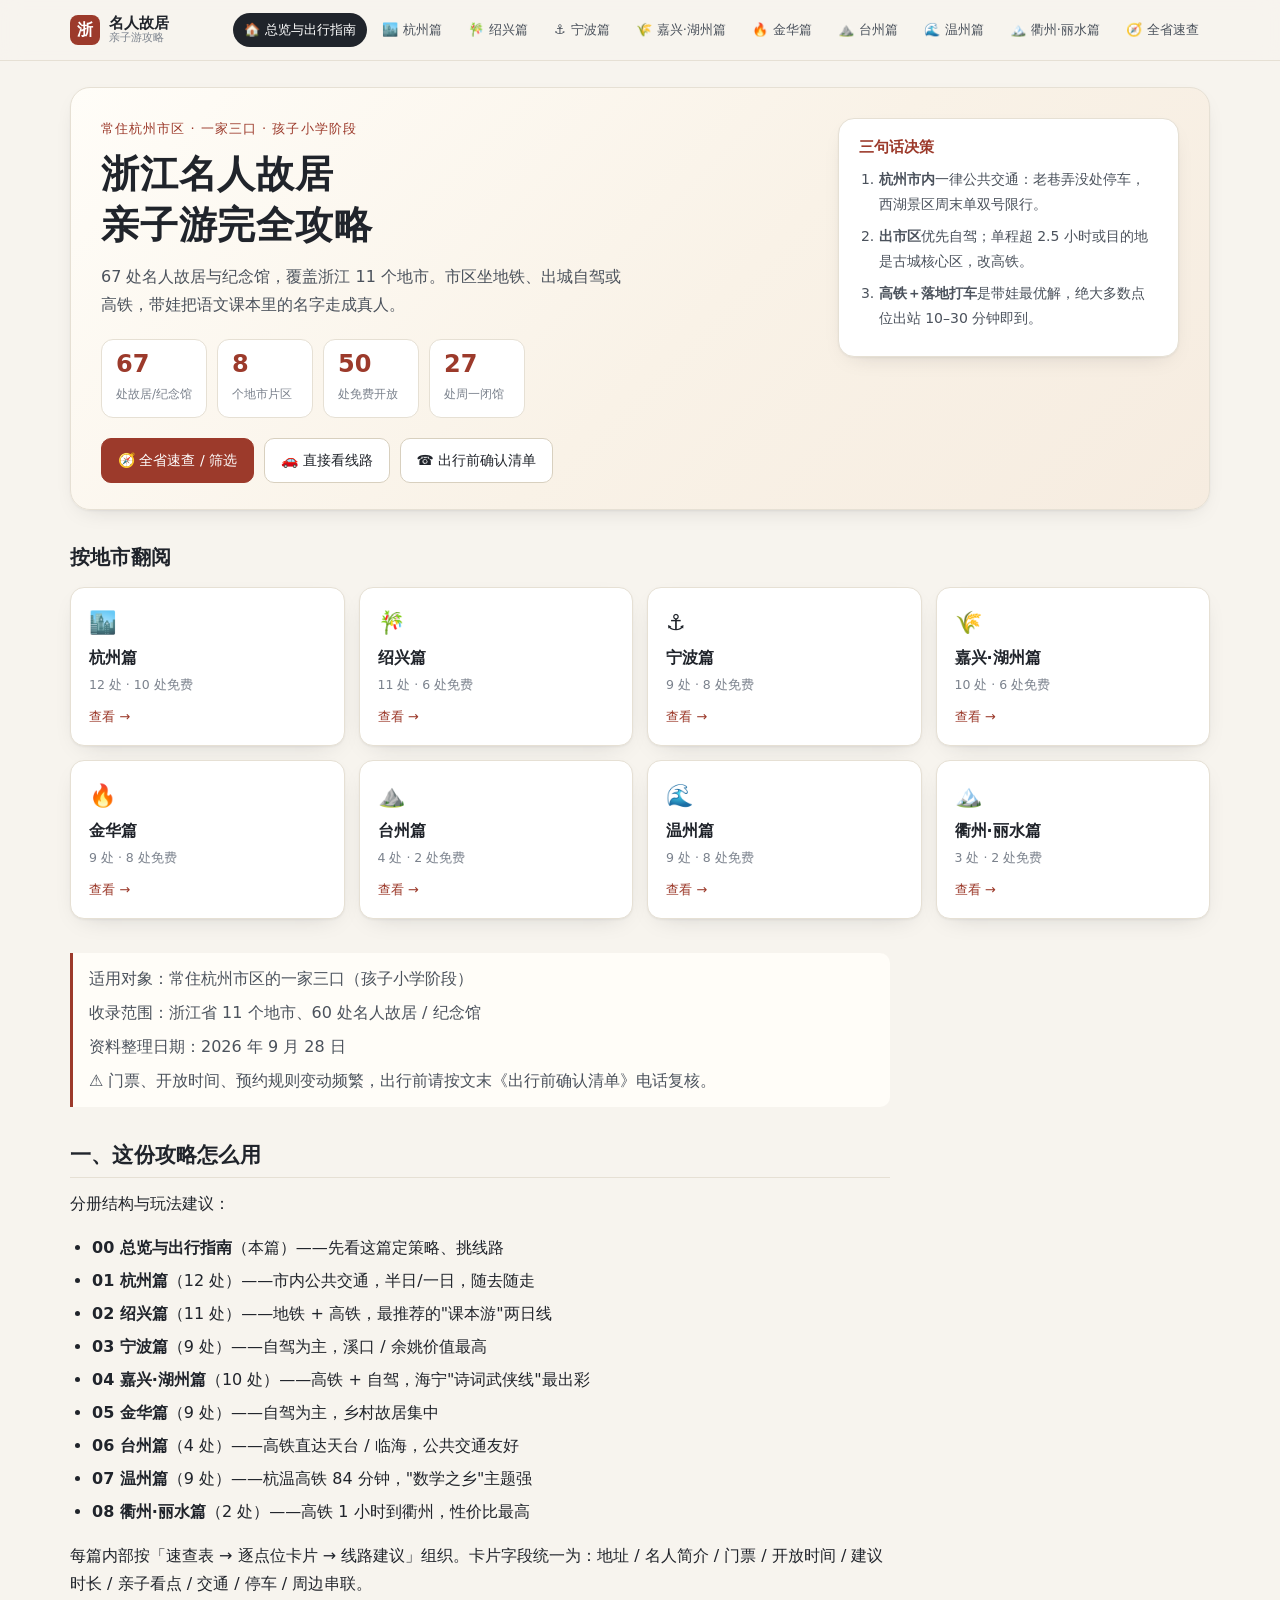
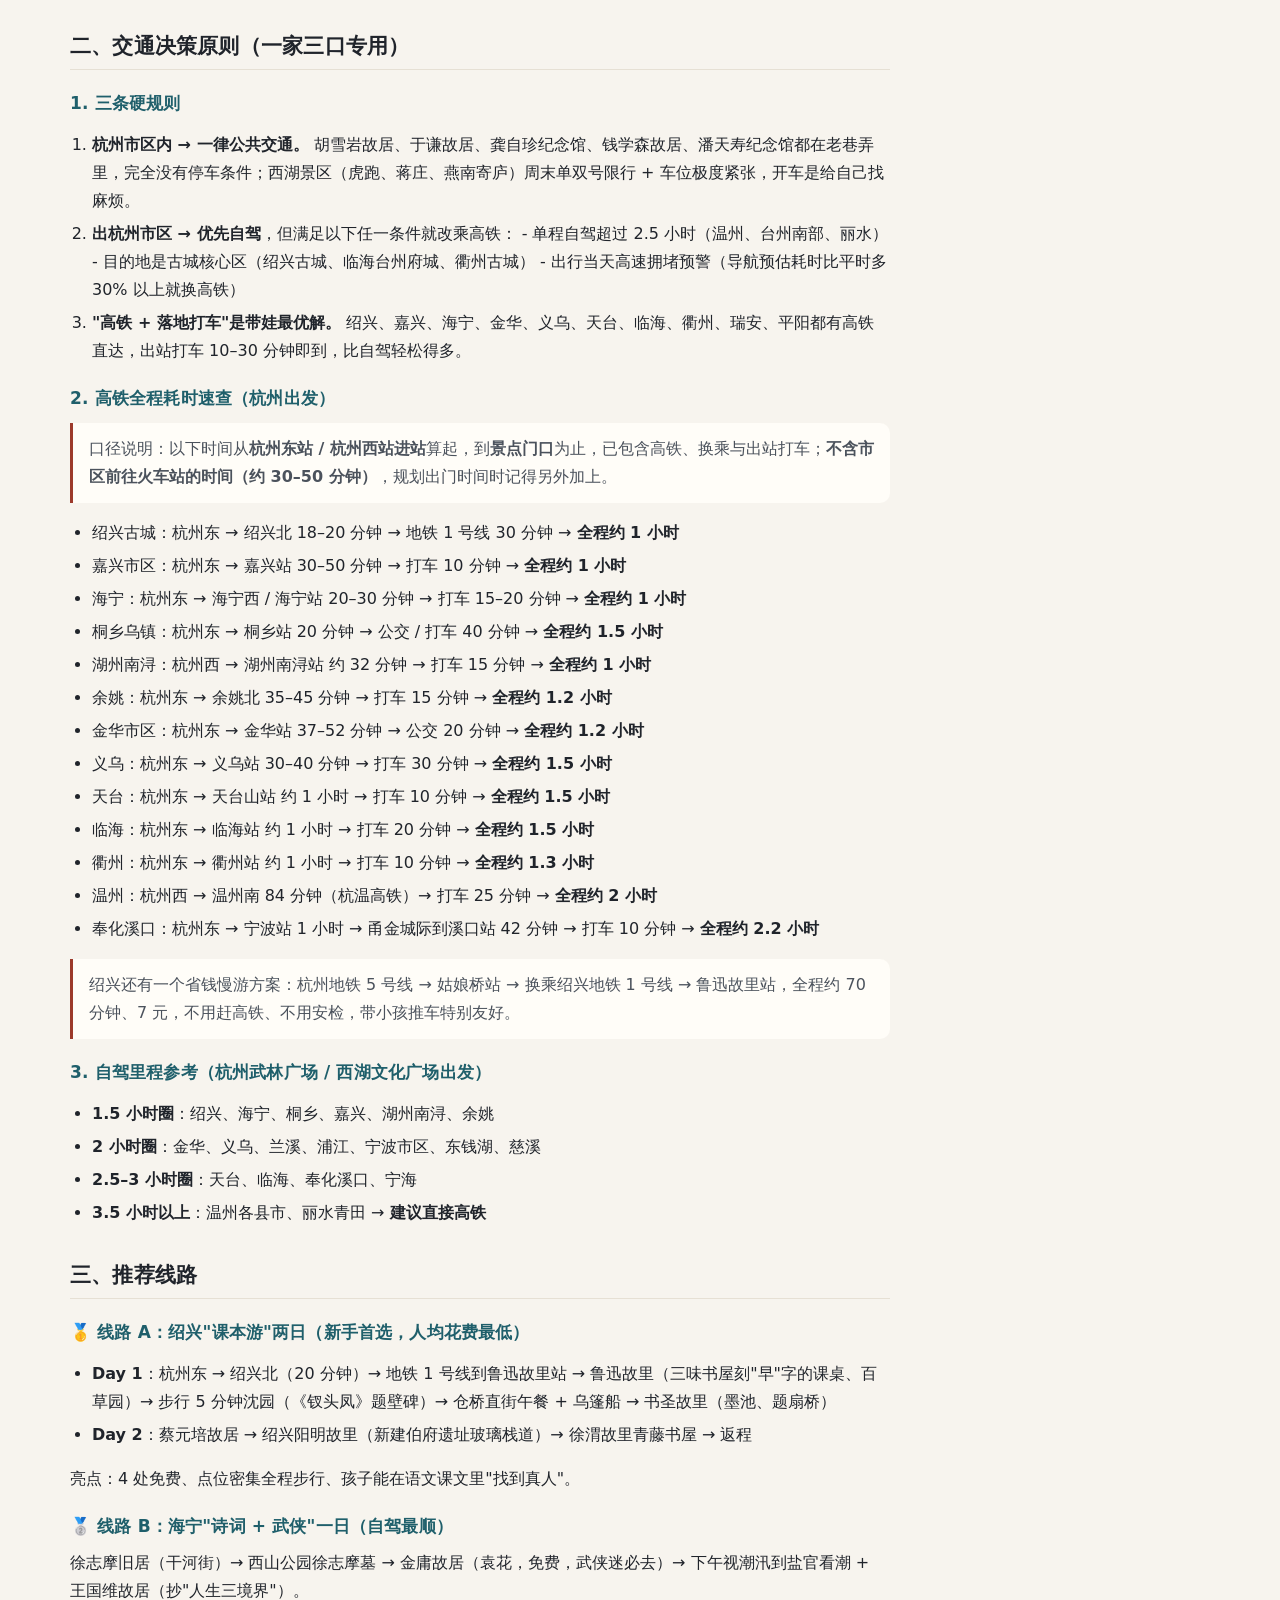
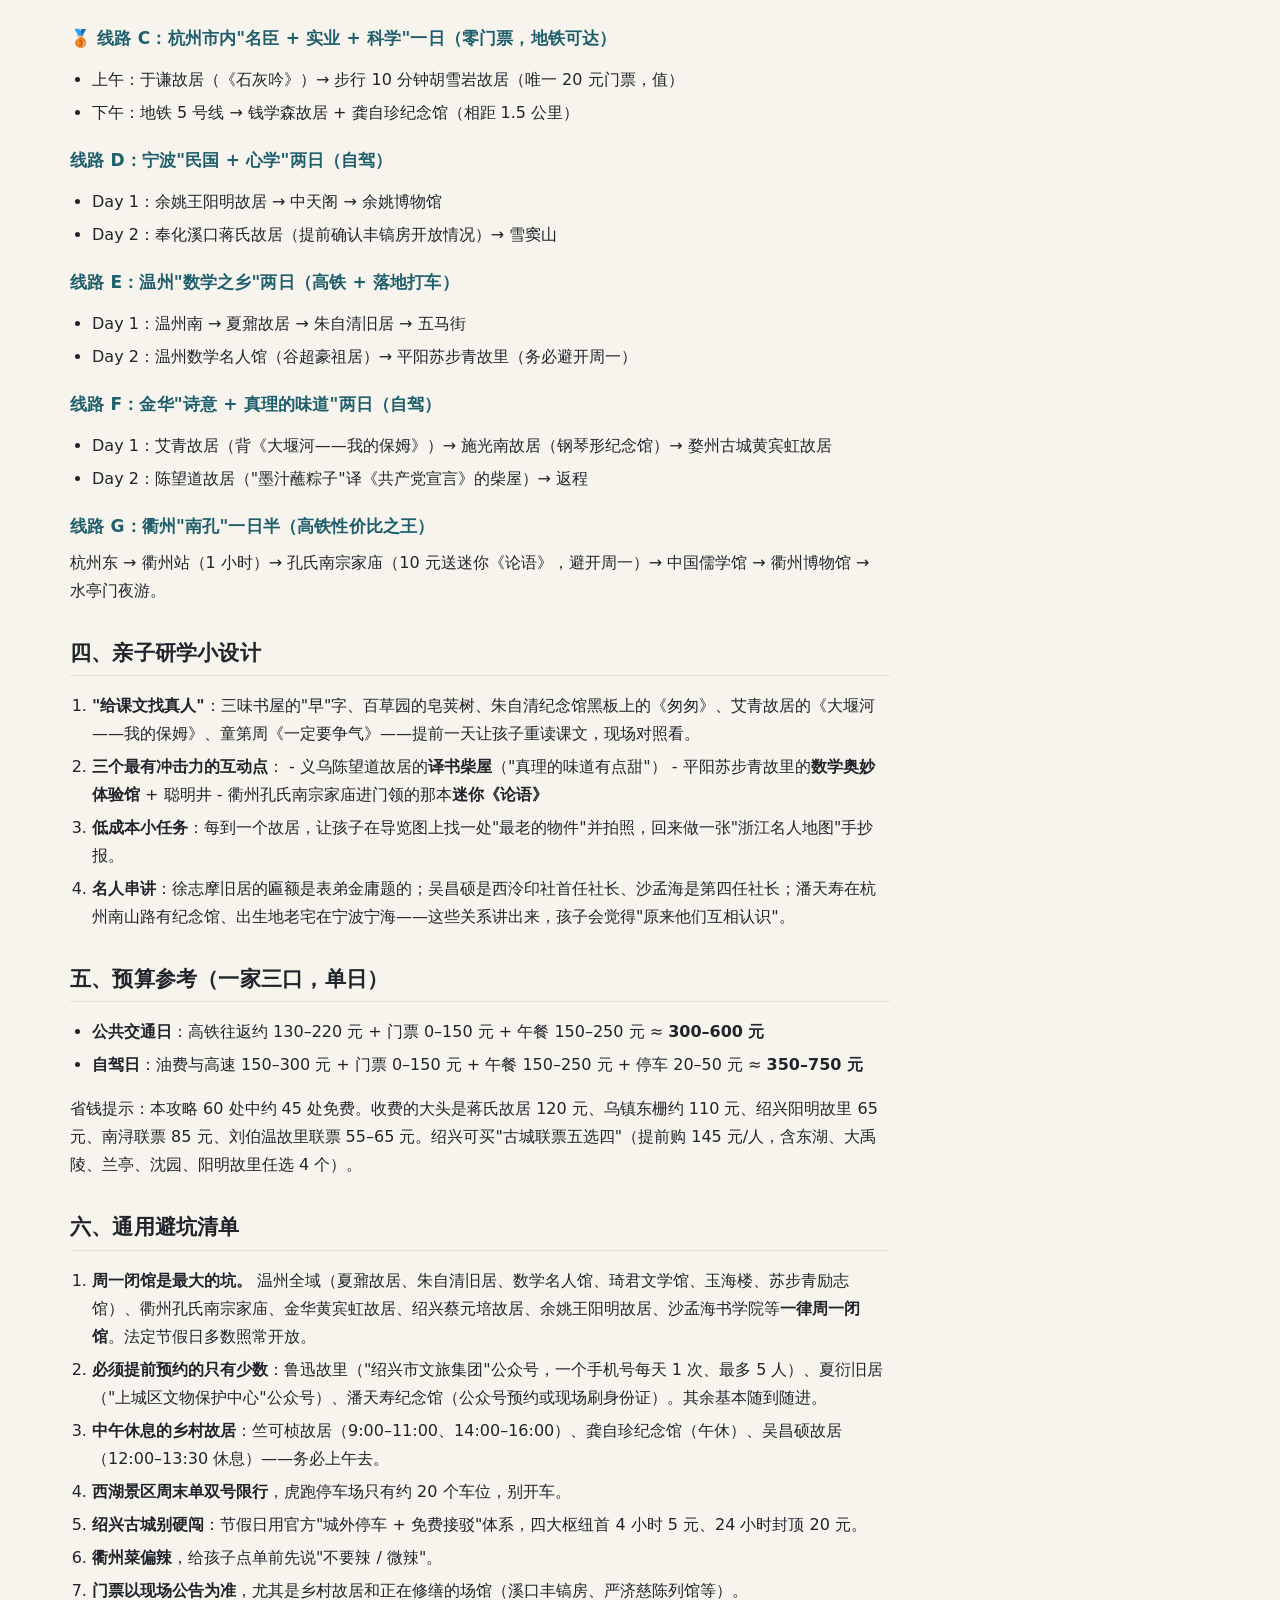
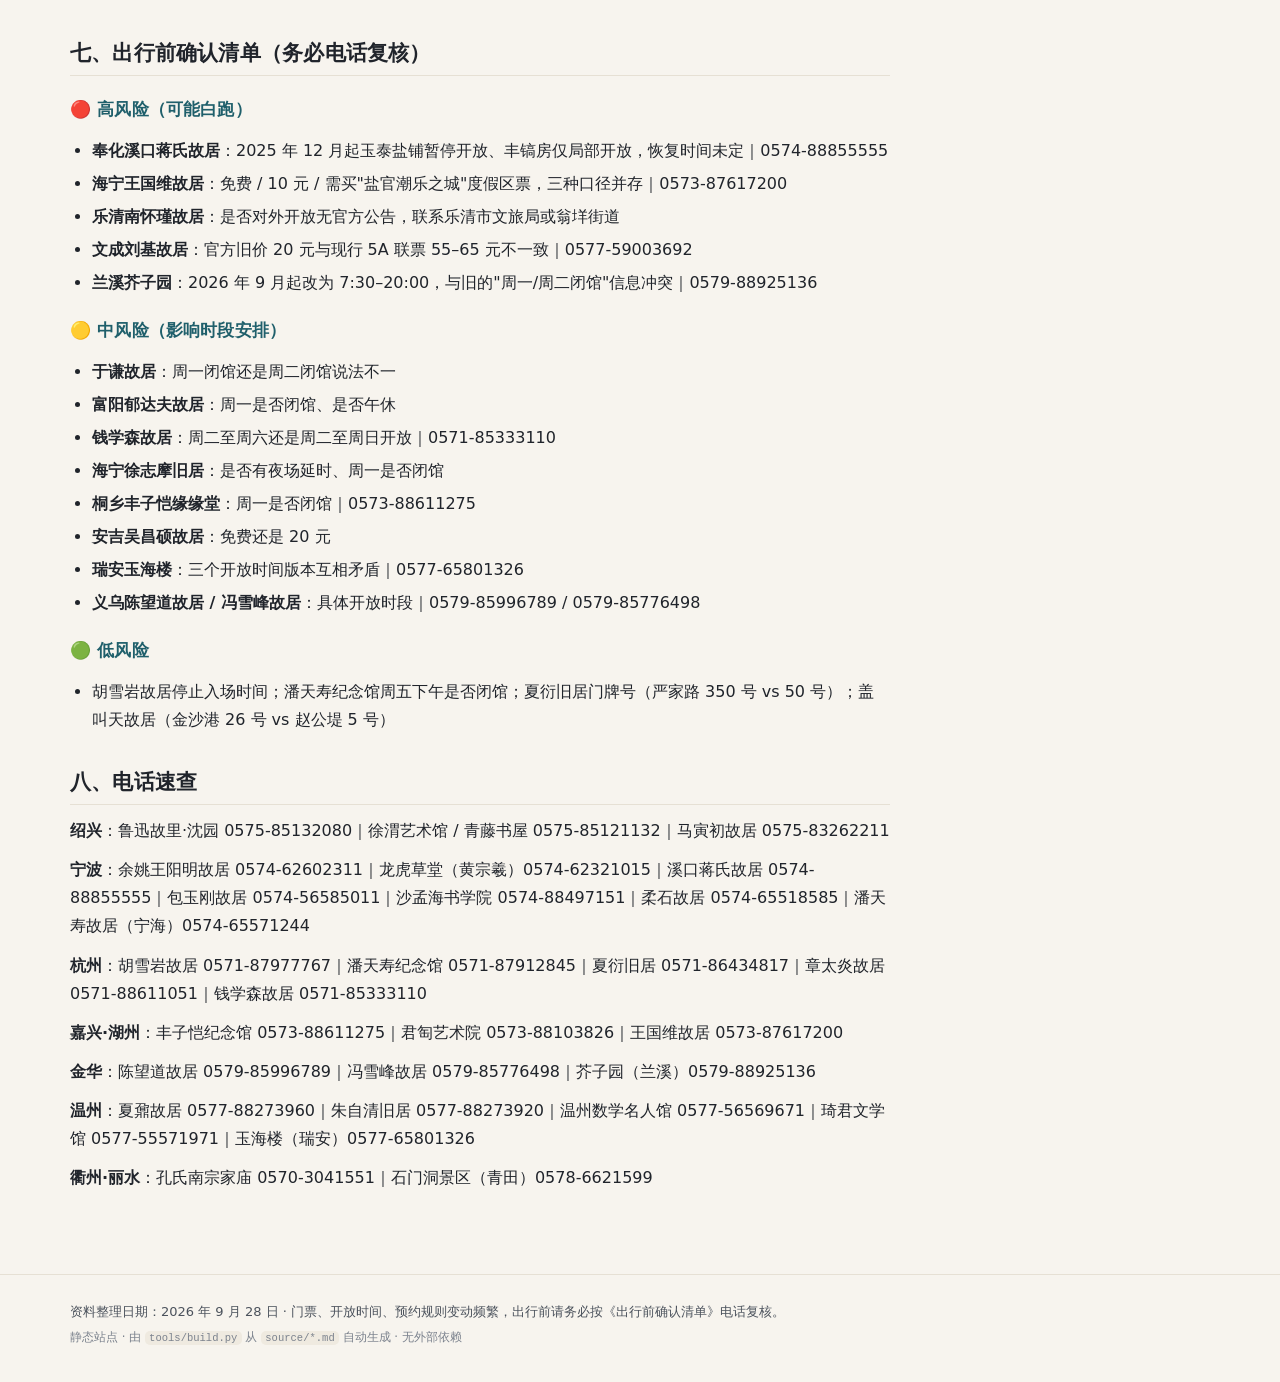
<file: index.html>
<!DOCTYPE html>
<html lang="zh-CN">
<head>
<meta charset="utf-8">
<meta name="viewport" content="width=device-width, initial-scale=1">
<title>总览与出行指南 · 浙江名人故居亲子游攻略</title>
<meta name="description" content="浙江名人故居亲子游完全攻略：66 处故居、11 个地市、9 篇分册，含门票、开放时间、交通双方案与线路组合。">
<meta property="og:title" content="总览与出行指南">
<meta property="og:description" content="浙江名人故居亲子游完全攻略：66 处故居、11 个地市、9 篇分册，含门票、开放时间、交通双方案与线路组合。">
<link rel="stylesheet" href="assets/style.css">
</head>
<body>
<header class="site-head">
  <div class="wrap head-inner">
    <a class="brand" href="index.html"><span class="brand-mark">浙</span><span class="brand-txt">名人故居<em>亲子游攻略</em></span></a>
    <button class="nav-toggle" id="navToggle" aria-label="目录">☰ 目录</button>
    <nav class="topnav" id="topNav"><a class="nav-item active" href="index.html"><span>🏠</span>总览与出行指南</a><a class="nav-item" href="01-hangzhou.html"><span>🏙️</span>杭州篇</a><a class="nav-item" href="02-shaoxing.html"><span>🎋</span>绍兴篇</a><a class="nav-item" href="03-ningbo.html"><span>⚓</span>宁波篇</a><a class="nav-item" href="04-jiaxing-huzhou.html"><span>🌾</span>嘉兴·湖州篇</a><a class="nav-item" href="05-jinhua.html"><span>🔥</span>金华篇</a><a class="nav-item" href="06-taizhou.html"><span>⛰️</span>台州篇</a><a class="nav-item" href="07-wenzhou.html"><span>🌊</span>温州篇</a><a class="nav-item" href="08-quzhou-lishui.html"><span>🏔️</span>衢州·丽水篇</a><a class="nav-item" href="all.html"><span>🧭</span>全省速查</a></nav>
  </div>
</header>
<div class="wrap layout">
<section class="hero">
<div class="hero-txt">
<p class="kicker">常住杭州市区 · 一家三口 · 孩子小学阶段</p>
<h1>浙江名人故居<br>亲子游完全攻略</h1>
<p class="hero-sub">67 处名人故居与纪念馆，覆盖浙江 11 个地市。市区坐地铁、出城自驾或高铁，带娃把语文课本里的名字走成真人。</p>
<div class="stat-row">
<div class="stat"><b>67</b><span>处故居/纪念馆</span></div>
<div class="stat"><b>8</b><span>个地市片区</span></div>
<div class="stat"><b>50</b><span>处免费开放</span></div>
<div class="stat"><b>27</b><span>处周一闭馆</span></div>
</div>
<div class="hero-cta">
<a class="btn primary" href="all.html">🧭 全省速查 / 筛选</a>
<a class="btn" href="#xianlu">🚗 直接看线路</a>
<a class="btn" href="#checklist">☎️ 出行前确认清单</a>
</div></div>
<aside class="hero-card"><h3>三句话决策</h3><ol><li><strong>杭州市内</strong>一律公共交通：老巷弄没处停车，西湖景区周末单双号限行。</li><li><strong>出市区</strong>优先自驾；单程超 2.5 小时或目的地是古城核心区，改高铁。</li><li><strong>高铁＋落地打车</strong>是带娃最优解，绝大多数点位出站 10–30 分钟即到。</li></ol></aside>
</section>
<section class="chapter-block">
<h2 class="sec-title" id="fence">按地市翻阅</h2>
<div class="chapter-grid">
<a class="chap-card" href="01-hangzhou.html"><span class="chap-emoji">🏙️</span><b>杭州篇</b><span class="chap-meta">12 处 · 10 处免费</span><span class="chap-more">查看 →</span></a>
<a class="chap-card" href="02-shaoxing.html"><span class="chap-emoji">🎋</span><b>绍兴篇</b><span class="chap-meta">11 处 · 6 处免费</span><span class="chap-more">查看 →</span></a>
<a class="chap-card" href="03-ningbo.html"><span class="chap-emoji">⚓</span><b>宁波篇</b><span class="chap-meta">9 处 · 8 处免费</span><span class="chap-more">查看 →</span></a>
<a class="chap-card" href="04-jiaxing-huzhou.html"><span class="chap-emoji">🌾</span><b>嘉兴·湖州篇</b><span class="chap-meta">10 处 · 6 处免费</span><span class="chap-more">查看 →</span></a>
<a class="chap-card" href="05-jinhua.html"><span class="chap-emoji">🔥</span><b>金华篇</b><span class="chap-meta">9 处 · 8 处免费</span><span class="chap-more">查看 →</span></a>
<a class="chap-card" href="06-taizhou.html"><span class="chap-emoji">⛰️</span><b>台州篇</b><span class="chap-meta">4 处 · 2 处免费</span><span class="chap-more">查看 →</span></a>
<a class="chap-card" href="07-wenzhou.html"><span class="chap-emoji">🌊</span><b>温州篇</b><span class="chap-meta">9 处 · 8 处免费</span><span class="chap-more">查看 →</span></a>
<a class="chap-card" href="08-quzhou-lishui.html"><span class="chap-emoji">🏔️</span><b>衢州·丽水篇</b><span class="chap-meta">3 处 · 2 处免费</span><span class="chap-more">查看 →</span></a>
</div></section>
<article class="prose">
<blockquote><p>适用对象：常住杭州市区的一家三口（孩子小学阶段）</p><p>收录范围：浙江省 11 个地市、60 处名人故居 / 纪念馆</p><p>资料整理日期：2026 年 9 月 28 日</p><p>⚠️ 门票、开放时间、预约规则变动频繁，出行前请按文末《出行前确认清单》电话复核。</p></blockquote>
<h2 id="一-这份攻略怎么用">一、这份攻略怎么用</h2>
<p>分册结构与玩法建议：</p>
<ul><li><strong>00 总览与出行指南</strong>（本篇）——先看这篇定策略、挑线路</li><li><strong>01 杭州篇</strong>（12 处）——市内公共交通，半日/一日，随去随走</li><li><strong>02 绍兴篇</strong>（11 处）——地铁 + 高铁，最推荐的"课本游"两日线</li><li><strong>03 宁波篇</strong>（9 处）——自驾为主，溪口 / 余姚价值最高</li><li><strong>04 嘉兴·湖州篇</strong>（10 处）——高铁 + 自驾，海宁"诗词武侠线"最出彩</li><li><strong>05 金华篇</strong>（9 处）——自驾为主，乡村故居集中</li><li><strong>06 台州篇</strong>（4 处）——高铁直达天台 / 临海，公共交通友好</li><li><strong>07 温州篇</strong>（9 处）——杭温高铁 84 分钟，"数学之乡"主题强</li><li><strong>08 衢州·丽水篇</strong>（2 处）——高铁 1 小时到衢州，性价比最高</li></ul>
<p>每篇内部按「速查表 → 逐点位卡片 → 线路建议」组织。卡片字段统一为：地址 / 名人简介 / 门票 / 开放时间 / 建议时长 / 亲子看点 / 交通 / 停车 / 周边串联。</p>
<h2 id="二-交通决策原则-一家三口专用">二、交通决策原则（一家三口专用）</h2>
<h3 id="1-三条硬规则">1. 三条硬规则</h3>
<ol><li><strong>杭州市区内 → 一律公共交通。</strong> 胡雪岩故居、于谦故居、龚自珍纪念馆、钱学森故居、潘天寿纪念馆都在老巷弄里，完全没有停车条件；西湖景区（虎跑、蒋庄、燕南寄庐）周末单双号限行 + 车位极度紧张，开车是给自己找麻烦。</li><li><strong>出杭州市区 → 优先自驾</strong>，但满足以下任一条件就改乘高铁： - 单程自驾超过 2.5 小时（温州、台州南部、丽水） - 目的地是古城核心区（绍兴古城、临海台州府城、衢州古城） - 出行当天高速拥堵预警（导航预估耗时比平时多 30% 以上就换高铁）</li><li><strong>"高铁 + 落地打车"是带娃最优解。</strong> 绍兴、嘉兴、海宁、金华、义乌、天台、临海、衢州、瑞安、平阳都有高铁直达，出站打车 10–30 分钟即到，比自驾轻松得多。</li></ol>
<h3 id="2-高铁全程耗时速查-杭州出发">2. 高铁全程耗时速查（杭州出发）</h3>
<blockquote><p>口径说明：以下时间从<strong>杭州东站 / 杭州西站进站</strong>算起，到<strong>景点门口</strong>为止，已包含高铁、换乘与出站打车；<strong>不含市区前往火车站的时间（约 30–50 分钟）</strong>，规划出门时间时记得另外加上。</p></blockquote>
<ul><li>绍兴古城：杭州东 → 绍兴北 18–20 分钟 → 地铁 1 号线 30 分钟 → <strong>全程约 1 小时</strong></li><li>嘉兴市区：杭州东 → 嘉兴站 30–50 分钟 → 打车 10 分钟 → <strong>全程约 1 小时</strong></li><li>海宁：杭州东 → 海宁西 / 海宁站 20–30 分钟 → 打车 15–20 分钟 → <strong>全程约 1 小时</strong></li><li>桐乡乌镇：杭州东 → 桐乡站 20 分钟 → 公交 / 打车 40 分钟 → <strong>全程约 1.5 小时</strong></li><li>湖州南浔：杭州西 → 湖州南浔站 约 32 分钟 → 打车 15 分钟 → <strong>全程约 1 小时</strong></li><li>余姚：杭州东 → 余姚北 35–45 分钟 → 打车 15 分钟 → <strong>全程约 1.2 小时</strong></li><li>金华市区：杭州东 → 金华站 37–52 分钟 → 公交 20 分钟 → <strong>全程约 1.2 小时</strong></li><li>义乌：杭州东 → 义乌站 30–40 分钟 → 打车 30 分钟 → <strong>全程约 1.5 小时</strong></li><li>天台：杭州东 → 天台山站 约 1 小时 → 打车 10 分钟 → <strong>全程约 1.5 小时</strong></li><li>临海：杭州东 → 临海站 约 1 小时 → 打车 20 分钟 → <strong>全程约 1.5 小时</strong></li><li>衢州：杭州东 → 衢州站 约 1 小时 → 打车 10 分钟 → <strong>全程约 1.3 小时</strong></li><li>温州：杭州西 → 温州南 84 分钟（杭温高铁）→ 打车 25 分钟 → <strong>全程约 2 小时</strong></li><li>奉化溪口：杭州东 → 宁波站 1 小时 → 甬金城际到溪口站 42 分钟 → 打车 10 分钟 → <strong>全程约 2.2 小时</strong></li></ul>
<blockquote><p>绍兴还有一个省钱慢游方案：杭州地铁 5 号线 → 姑娘桥站 → 换乘绍兴地铁 1 号线 → 鲁迅故里站，全程约 70 分钟、7 元，不用赶高铁、不用安检，带小孩推车特别友好。</p></blockquote>
<h3 id="3-自驾里程参考-杭州武林广场-西湖文化广场出发">3. 自驾里程参考（杭州武林广场 / 西湖文化广场出发）</h3>
<ul><li><strong>1.5 小时圈</strong>：绍兴、海宁、桐乡、嘉兴、湖州南浔、余姚</li><li><strong>2 小时圈</strong>：金华、义乌、兰溪、浦江、宁波市区、东钱湖、慈溪</li><li><strong>2.5–3 小时圈</strong>：天台、临海、奉化溪口、宁海</li><li><strong>3.5 小时以上</strong>：温州各县市、丽水青田 → <strong>建议直接高铁</strong></li></ul>
<h2 id="xianlu">三、推荐线路</h2>
<h3 id="线路-a-绍兴-课本游-两日-新手首选-人均花费最低">🥇 线路 A：绍兴"课本游"两日（新手首选，人均花费最低）</h3>
<ul><li><strong>Day 1</strong>：杭州东 → 绍兴北（20 分钟）→ 地铁 1 号线到鲁迅故里站 → 鲁迅故里（三味书屋刻"早"字的课桌、百草园）→ 步行 5 分钟沈园（《钗头凤》题壁碑）→ 仓桥直街午餐 + 乌篷船 → 书圣故里（墨池、题扇桥）</li><li><strong>Day 2</strong>：蔡元培故居 → 绍兴阳明故里（新建伯府遗址玻璃栈道）→ 徐渭故里青藤书屋 → 返程</li></ul>
<p>亮点：4 处免费、点位密集全程步行、孩子能在语文课文里"找到真人"。</p>
<h3 id="线路-b-海宁-诗词-武侠-一日-自驾最顺">🥈 线路 B：海宁"诗词 + 武侠"一日（自驾最顺）</h3>
<p>徐志摩旧居（干河街）→ 西山公园徐志摩墓 → 金庸故居（袁花，免费，武侠迷必去）→ 下午视潮汛到盐官看潮 + 王国维故居（抄"人生三境界"）。</p>
<h3 id="线路-c-杭州市内-名臣-实业-科学-一日-零门票-地铁可达">🥉 线路 C：杭州市内"名臣 + 实业 + 科学"一日（零门票，地铁可达）</h3>
<ul><li>上午：于谦故居（《石灰吟》）→ 步行 10 分钟胡雪岩故居（唯一 20 元门票，值）</li><li>下午：地铁 5 号线 → 钱学森故居 + 龚自珍纪念馆（相距 1.5 公里）</li></ul>
<h3 id="线路-d-宁波-民国-心学-两日-自驾">线路 D：宁波"民国 + 心学"两日（自驾）</h3>
<ul><li>Day 1：余姚王阳明故居 → 中天阁 → 余姚博物馆</li><li>Day 2：奉化溪口蒋氏故居（提前确认丰镐房开放情况）→ 雪窦山</li></ul>
<h3 id="线路-e-温州-数学之乡-两日-高铁-落地打车">线路 E：温州"数学之乡"两日（高铁 + 落地打车）</h3>
<ul><li>Day 1：温州南 → 夏鼐故居 → 朱自清旧居 → 五马街</li><li>Day 2：温州数学名人馆（谷超豪祖居）→ 平阳苏步青故里（务必避开周一）</li></ul>
<h3 id="线路-f-金华-诗意-真理的味道-两日-自驾">线路 F：金华"诗意 + 真理的味道"两日（自驾）</h3>
<ul><li>Day 1：艾青故居（背《大堰河——我的保姆》）→ 施光南故居（钢琴形纪念馆）→ 婺州古城黄宾虹故居</li><li>Day 2：陈望道故居（"墨汁蘸粽子"译《共产党宣言》的柴屋）→ 返程</li></ul>
<h3 id="线路-g-衢州-南孔-一日半-高铁性价比之王">线路 G：衢州"南孔"一日半（高铁性价比之王）</h3>
<p>杭州东 → 衢州站（1 小时）→ 孔氏南宗家庙（10 元送迷你《论语》，避开周一）→ 中国儒学馆 → 衢州博物馆 → 水亭门夜游。</p>
<h2 id="四-亲子研学小设计">四、亲子研学小设计</h2>
<ol><li><strong>"给课文找真人"</strong>：三味书屋的"早"字、百草园的皂荚树、朱自清纪念馆黑板上的《匆匆》、艾青故居的《大堰河——我的保姆》、童第周《一定要争气》——提前一天让孩子重读课文，现场对照看。</li><li><strong>三个最有冲击力的互动点</strong>： - 义乌陈望道故居的<strong>译书柴屋</strong>（"真理的味道有点甜"） - 平阳苏步青故里的<strong>数学奥妙体验馆</strong> + 聪明井 - 衢州孔氏南宗家庙进门领的那本<strong>迷你《论语》</strong></li><li><strong>低成本小任务</strong>：每到一个故居，让孩子在导览图上找一处"最老的物件"并拍照，回来做一张"浙江名人地图"手抄报。</li><li><strong>名人串讲</strong>：徐志摩旧居的匾额是表弟金庸题的；吴昌硕是西泠印社首任社长、沙孟海是第四任社长；潘天寿在杭州南山路有纪念馆、出生地老宅在宁波宁海——这些关系讲出来，孩子会觉得"原来他们互相认识"。</li></ol>
<h2 id="五-预算参考-一家三口-单日">五、预算参考（一家三口，单日）</h2>
<ul><li><strong>公共交通日</strong>：高铁往返约 130–220 元 + 门票 0–150 元 + 午餐 150–250 元 ≈ <strong>300–600 元</strong></li><li><strong>自驾日</strong>：油费与高速 150–300 元 + 门票 0–150 元 + 午餐 150–250 元 + 停车 20–50 元 ≈ <strong>350–750 元</strong></li></ul>
<p>省钱提示：本攻略 60 处中约 45 处免费。收费的大头是蒋氏故居 120 元、乌镇东栅约 110 元、绍兴阳明故里 65 元、南浔联票 85 元、刘伯温故里联票 55–65 元。绍兴可买"古城联票五选四"（提前购 145 元/人，含东湖、大禹陵、兰亭、沈园、阳明故里任选 4 个）。</p>
<h2 id="六-通用避坑清单">六、通用避坑清单</h2>
<ol><li><strong>周一闭馆是最大的坑。</strong> 温州全域（夏鼐故居、朱自清旧居、数学名人馆、琦君文学馆、玉海楼、苏步青励志馆）、衢州孔氏南宗家庙、金华黄宾虹故居、绍兴蔡元培故居、余姚王阳明故居、沙孟海书学院等<strong>一律周一闭馆</strong>。法定节假日多数照常开放。</li><li><strong>必须提前预约的只有少数</strong>：鲁迅故里（"绍兴市文旅集团"公众号，一个手机号每天 1 次、最多 5 人）、夏衍旧居（"上城区文物保护中心"公众号）、潘天寿纪念馆（公众号预约或现场刷身份证）。其余基本随到随进。</li><li><strong>中午休息的乡村故居</strong>：竺可桢故居（9:00–11:00、14:00–16:00）、龚自珍纪念馆（午休）、吴昌硕故居（12:00–13:30 休息）——务必上午去。</li><li><strong>西湖景区周末单双号限行</strong>，虎跑停车场只有约 20 个车位，别开车。</li><li><strong>绍兴古城别硬闯</strong>：节假日用官方"城外停车 + 免费接驳"体系，四大枢纽首 4 小时 5 元、24 小时封顶 20 元。</li><li><strong>衢州菜偏辣</strong>，给孩子点单前先说"不要辣 / 微辣"。</li><li><strong>门票以现场公告为准</strong>，尤其是乡村故居和正在修缮的场馆（溪口丰镐房、严济慈陈列馆等）。</li></ol>
<h2 id="checklist">七、出行前确认清单（务必电话复核）</h2>
<h3 id="高风险-可能白跑">🔴 高风险（可能白跑）</h3>
<ul><li><strong>奉化溪口蒋氏故居</strong>：2025 年 12 月起玉泰盐铺暂停开放、丰镐房仅局部开放，恢复时间未定｜0574-88855555</li><li><strong>海宁王国维故居</strong>：免费 / 10 元 / 需买"盐官潮乐之城"度假区票，三种口径并存｜0573-87617200</li><li><strong>乐清南怀瑾故居</strong>：是否对外开放无官方公告，联系乐清市文旅局或翁垟街道</li><li><strong>文成刘基故居</strong>：官方旧价 20 元与现行 5A 联票 55–65 元不一致｜0577-59003692</li><li><strong>兰溪芥子园</strong>：2026 年 9 月起改为 7:30–20:00，与旧的"周一/周二闭馆"信息冲突｜0579-88925136</li></ul>
<h3 id="中风险-影响时段安排">🟡 中风险（影响时段安排）</h3>
<ul><li><strong>于谦故居</strong>：周一闭馆还是周二闭馆说法不一</li><li><strong>富阳郁达夫故居</strong>：周一是否闭馆、是否午休</li><li><strong>钱学森故居</strong>：周二至周六还是周二至周日开放｜0571-85333110</li><li><strong>海宁徐志摩旧居</strong>：是否有夜场延时、周一是否闭馆</li><li><strong>桐乡丰子恺缘缘堂</strong>：周一是否闭馆｜0573-88611275</li><li><strong>安吉吴昌硕故居</strong>：免费还是 20 元</li><li><strong>瑞安玉海楼</strong>：三个开放时间版本互相矛盾｜0577-65801326</li><li><strong>义乌陈望道故居 / 冯雪峰故居</strong>：具体开放时段｜0579-85996789 / 0579-85776498</li></ul>
<h3 id="低风险">🟢 低风险</h3>
<ul><li>胡雪岩故居停止入场时间；潘天寿纪念馆周五下午是否闭馆；夏衍旧居门牌号（严家路 350 号 vs 50 号）；盖叫天故居（金沙港 26 号 vs 赵公堤 5 号）</li></ul>
<h2 id="八-电话速查">八、电话速查</h2>
<p><strong>绍兴</strong>：鲁迅故里·沈园 0575-85132080｜徐渭艺术馆 / 青藤书屋 0575-85121132｜马寅初故居 0575-83262211</p>
<p><strong>宁波</strong>：余姚王阳明故居 0574-62602311｜龙虎草堂（黄宗羲）0574-62321015｜溪口蒋氏故居 0574-88855555｜包玉刚故居 0574-56585011｜沙孟海书学院 0574-88497151｜柔石故居 0574-65518585｜潘天寿故居（宁海）0574-65571244</p>
<p><strong>杭州</strong>：胡雪岩故居 0571-87977767｜潘天寿纪念馆 0571-87912845｜夏衍旧居 0571-86434817｜章太炎故居 0571-88611051｜钱学森故居 0571-85333110</p>
<p><strong>嘉兴·湖州</strong>：丰子恺纪念馆 0573-88611275｜君匋艺术院 0573-88103826｜王国维故居 0573-87617200</p>
<p><strong>金华</strong>：陈望道故居 0579-85996789｜冯雪峰故居 0579-85776498｜芥子园（兰溪）0579-88925136</p>
<p><strong>温州</strong>：夏鼐故居 0577-88273960｜朱自清旧居 0577-88273920｜温州数学名人馆 0577-56569671｜琦君文学馆 0577-55571971｜玉海楼（瑞安）0577-65801326</p>
<p><strong>衢州·丽水</strong>：孔氏南宗家庙 0570-3041551｜石门洞景区（青田）0578-6621599</p>
</article>
</div>
<footer class="site-foot">
  <div class="wrap">
    <p>资料整理日期：2026 年 9 月 28 日 · 门票、开放时间、预约规则变动频繁，出行前请务必按《出行前确认清单》电话复核。</p>
    <p class="muted">静态站点 · 由 <code>tools/build.py</code> 从 <code>source/*.md</code> 自动生成 · 无外部依赖</p>
  </div>
</footer>
<script src="assets/app.js"></script>

</body>
</html>
</file>
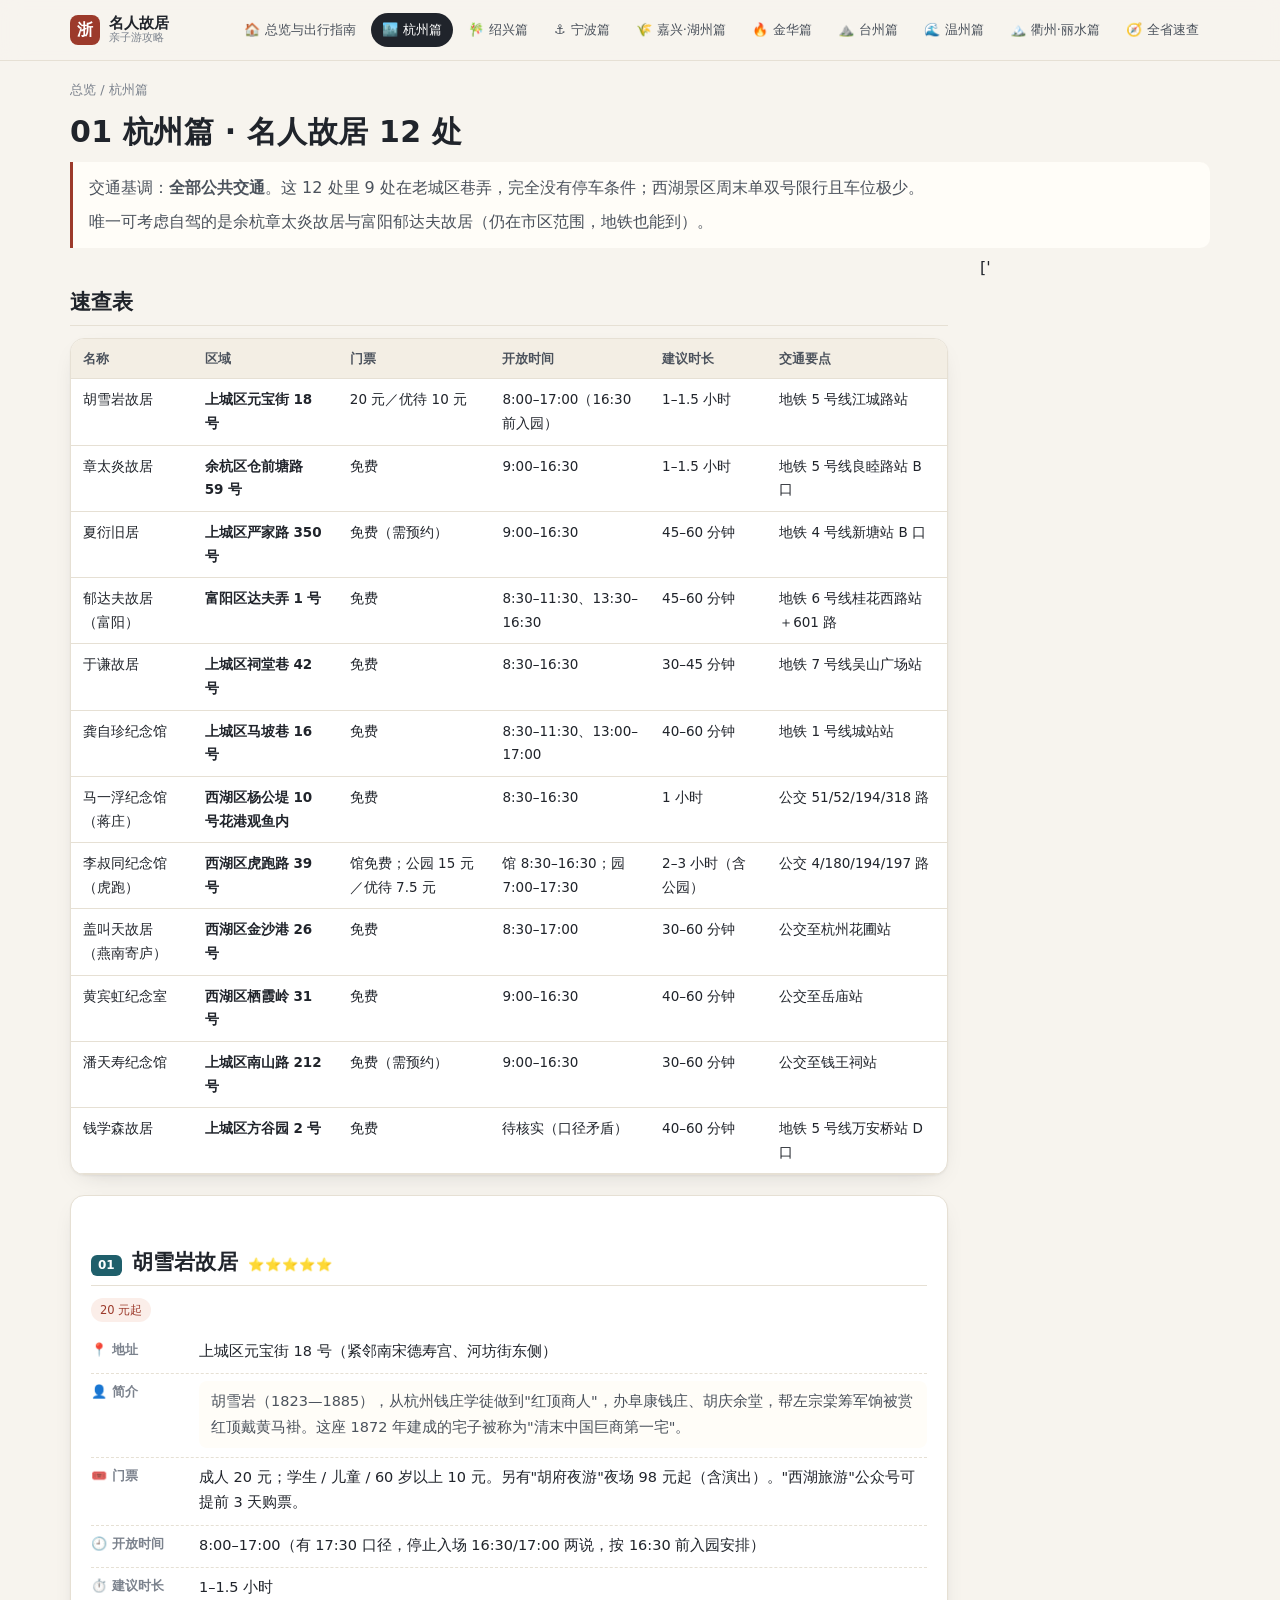
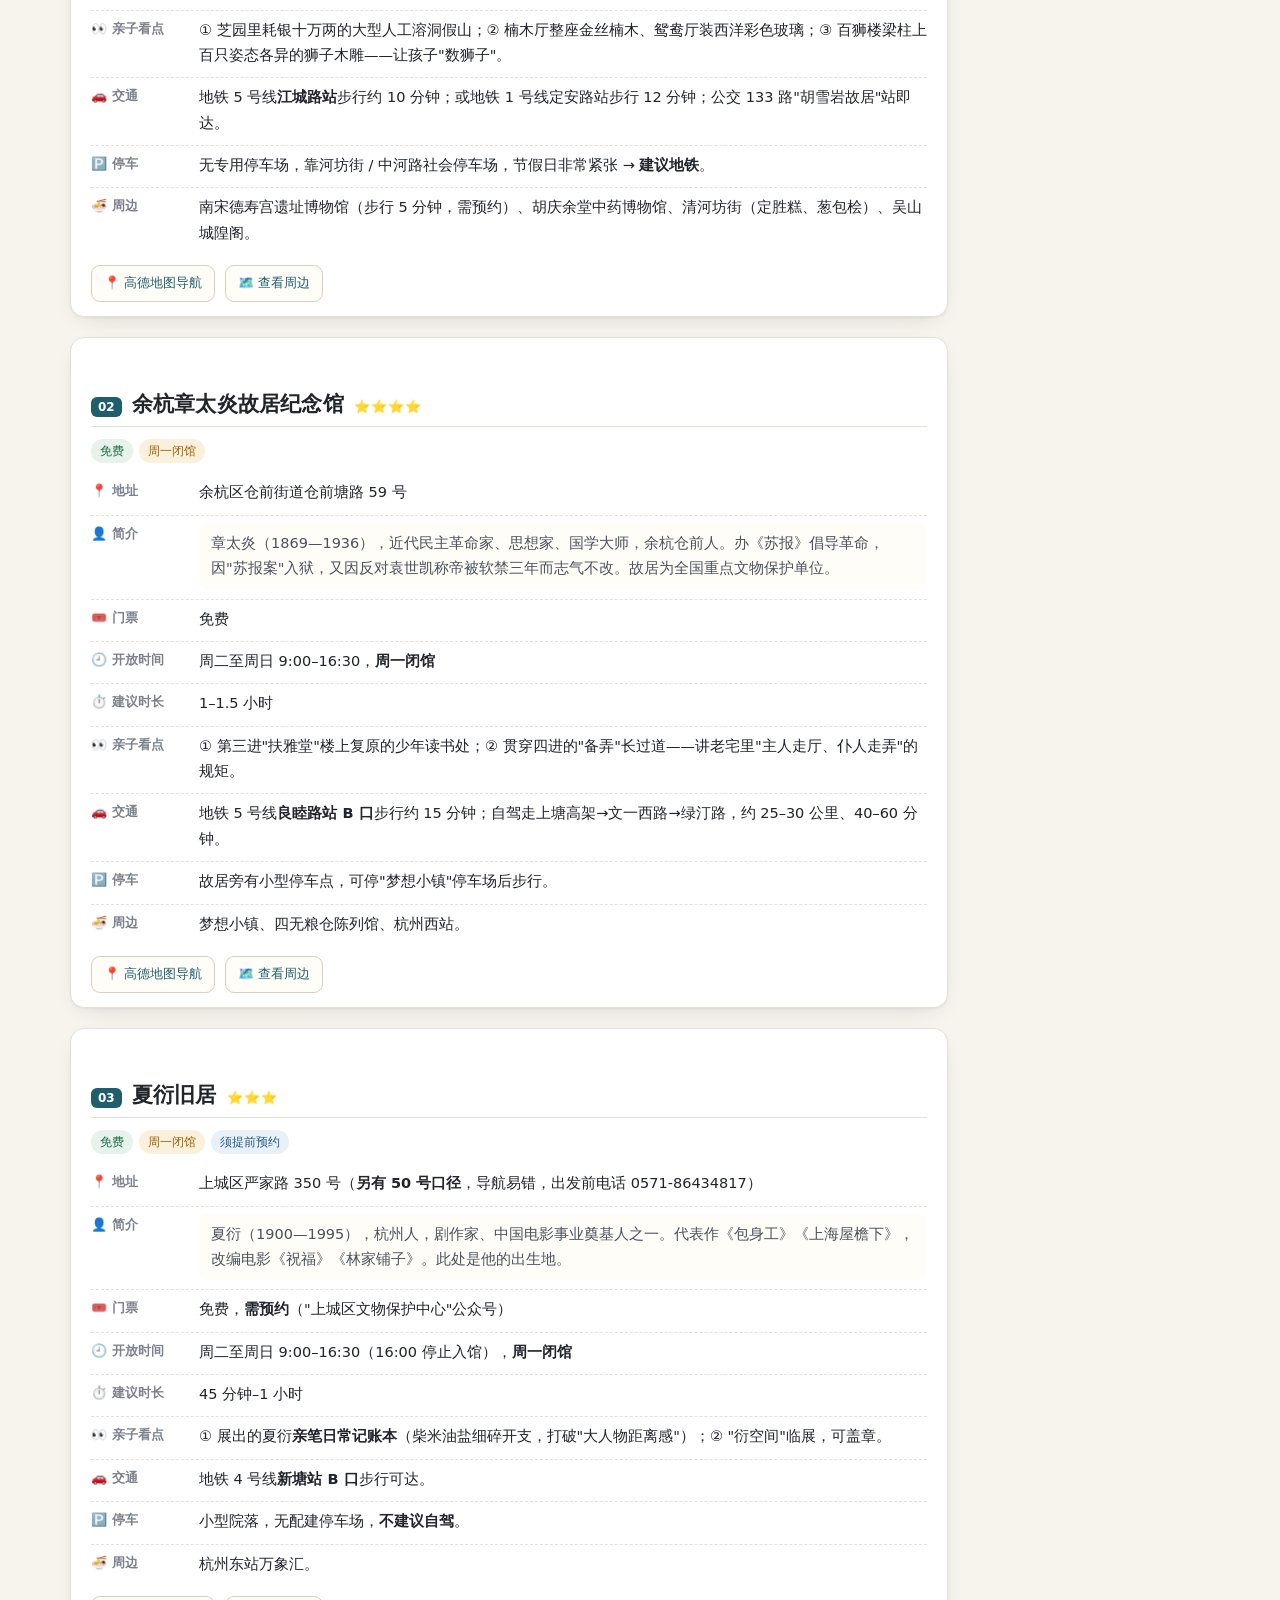
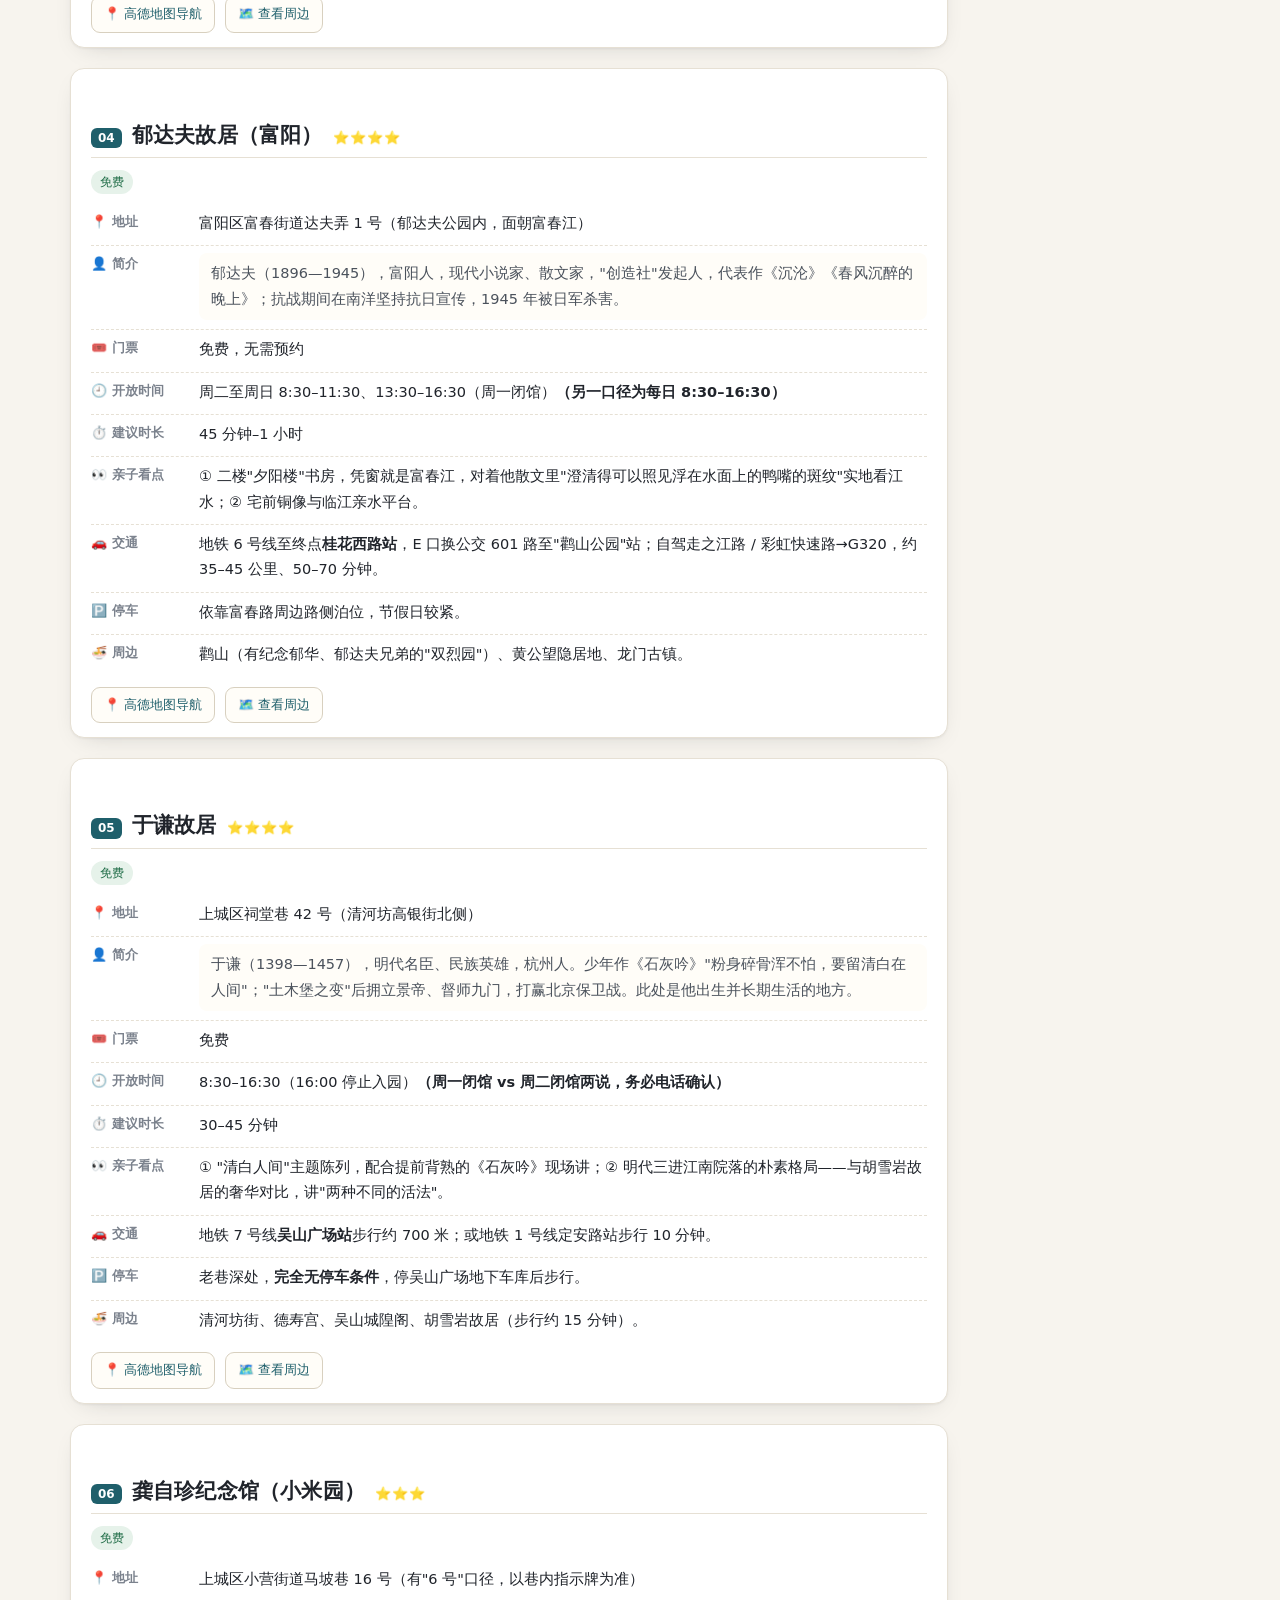
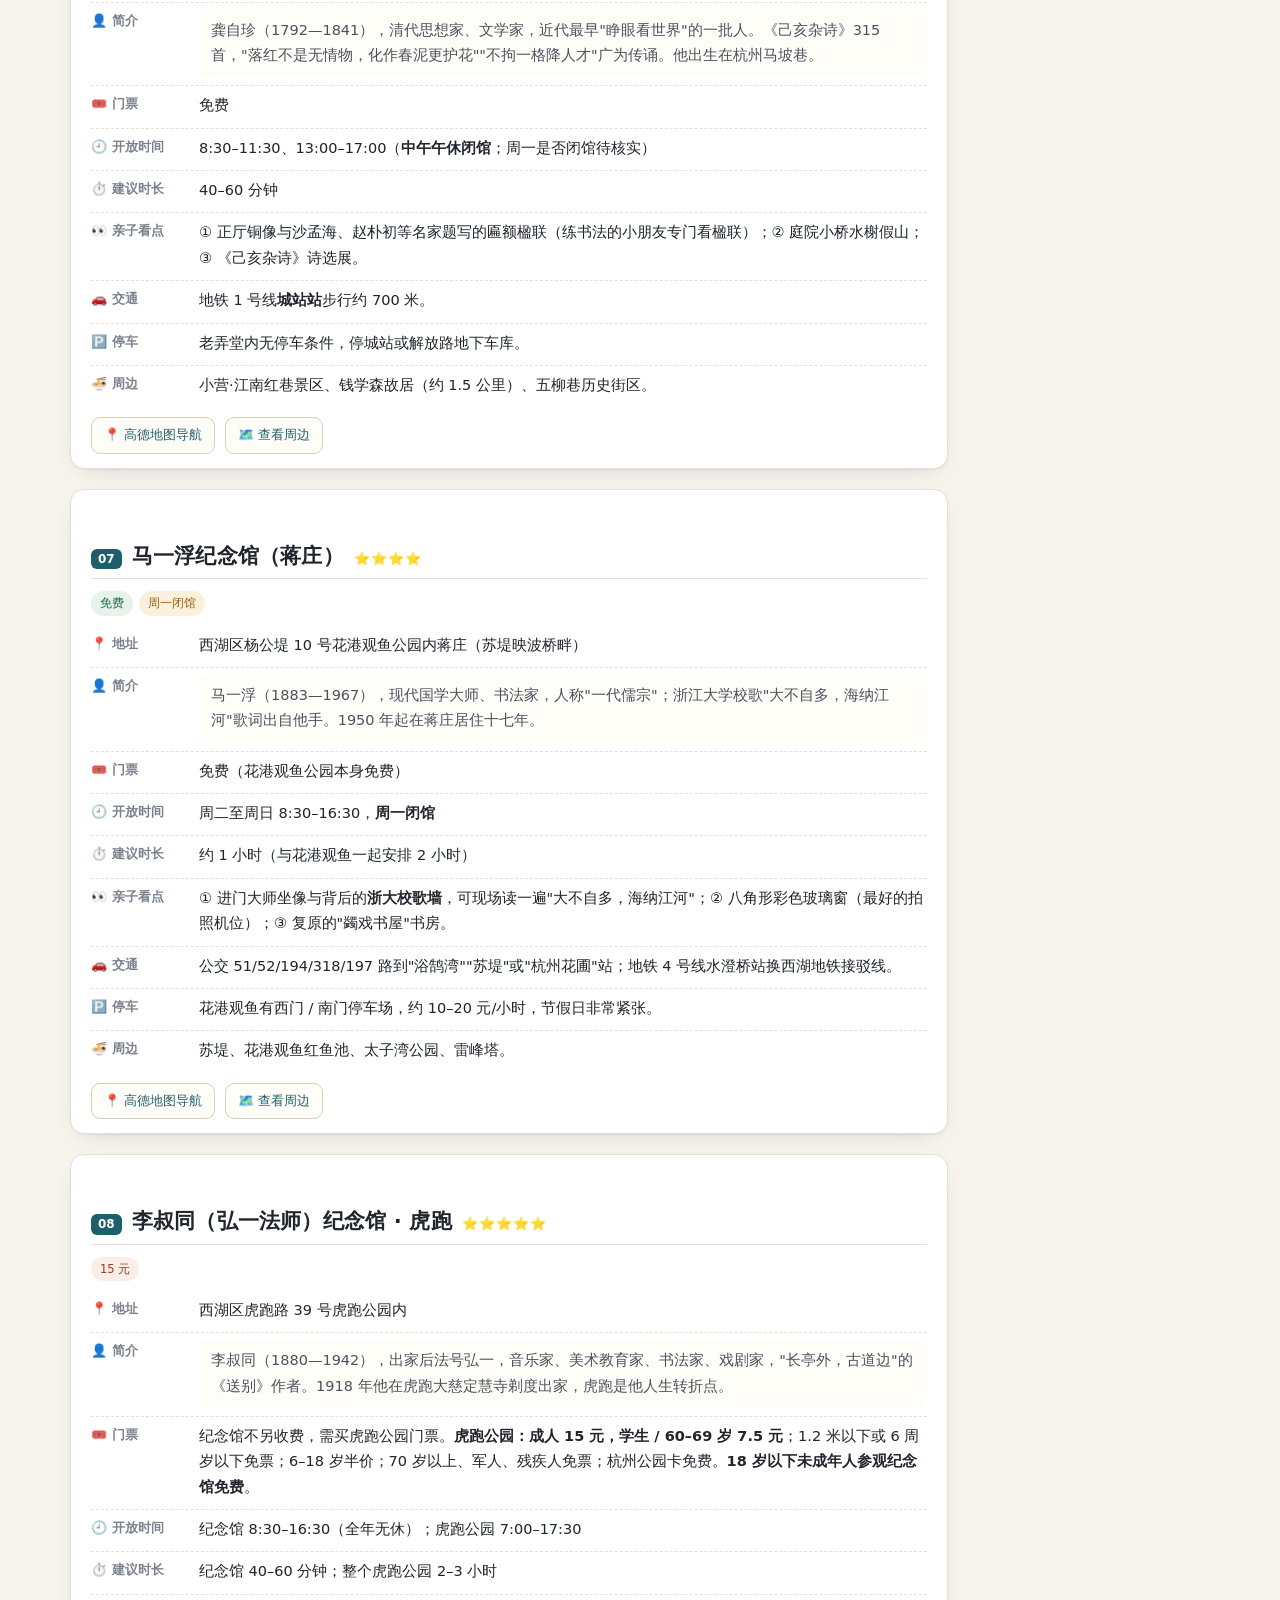
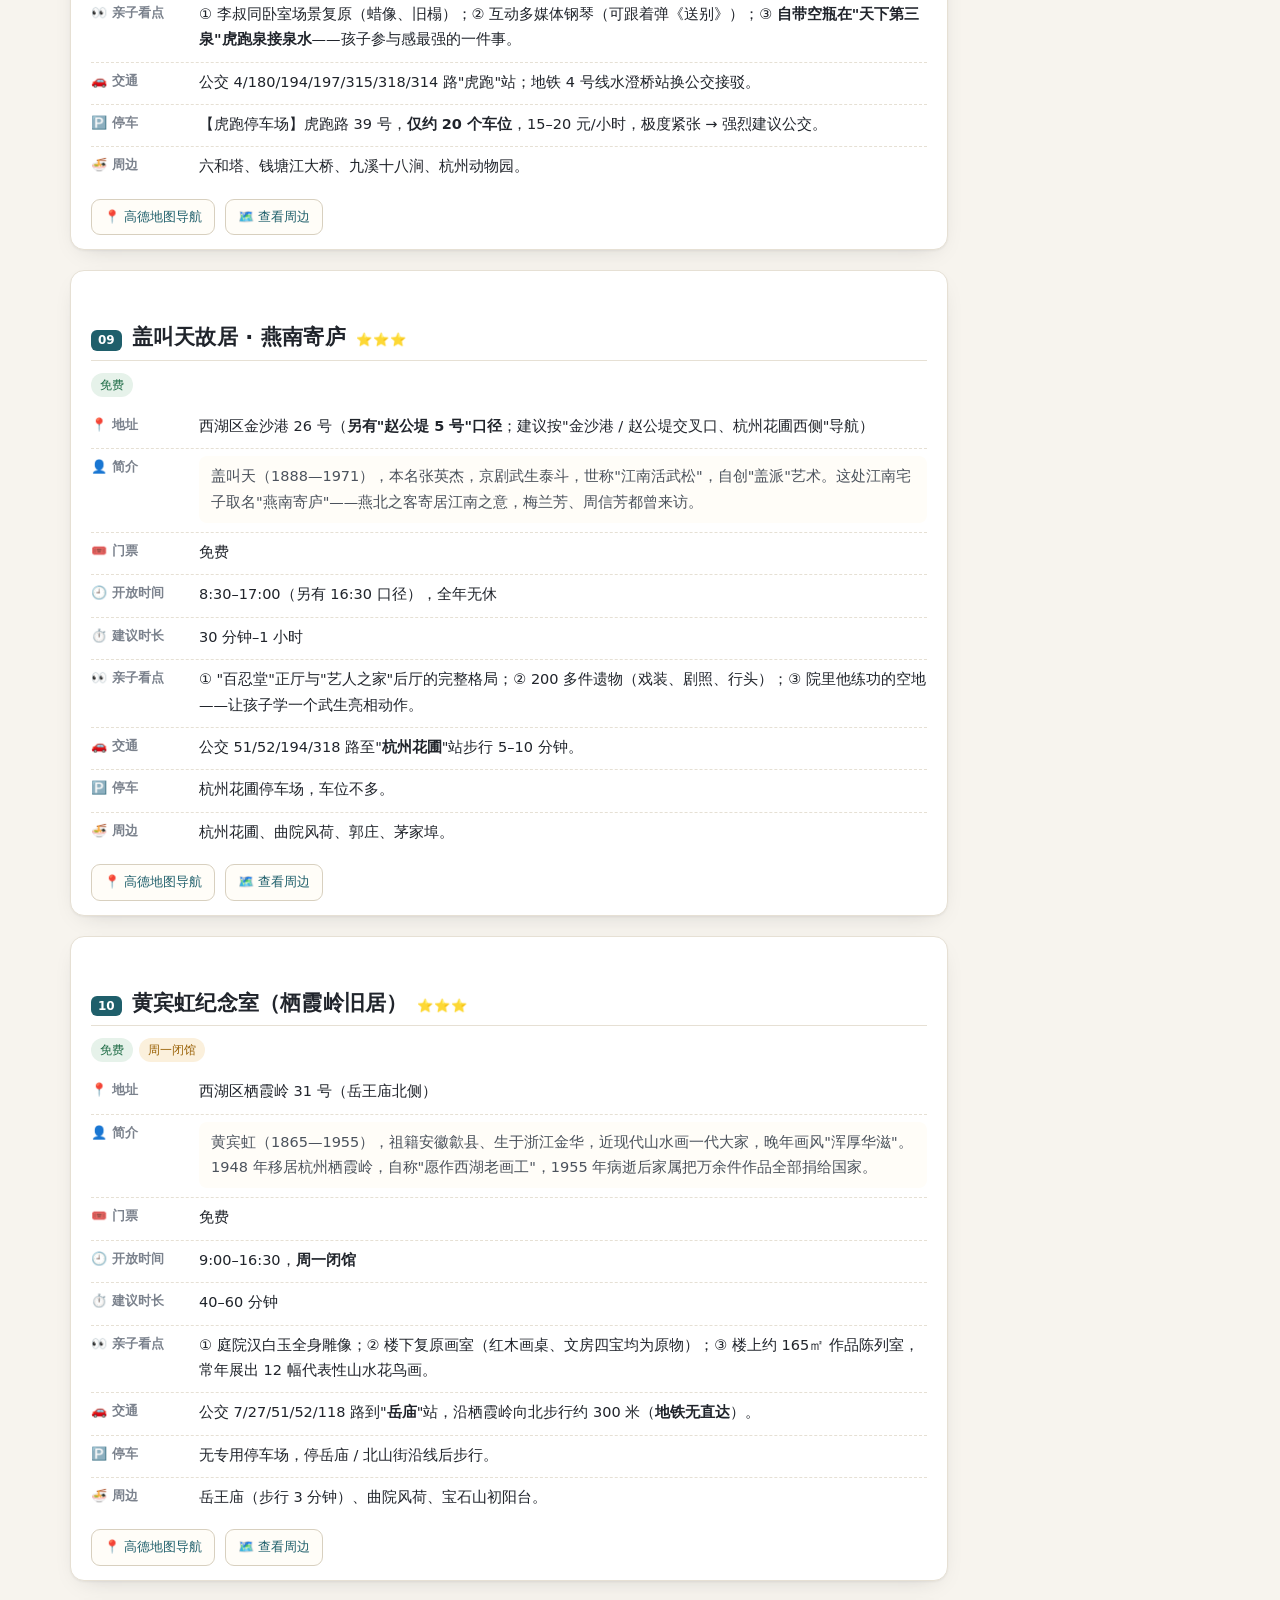
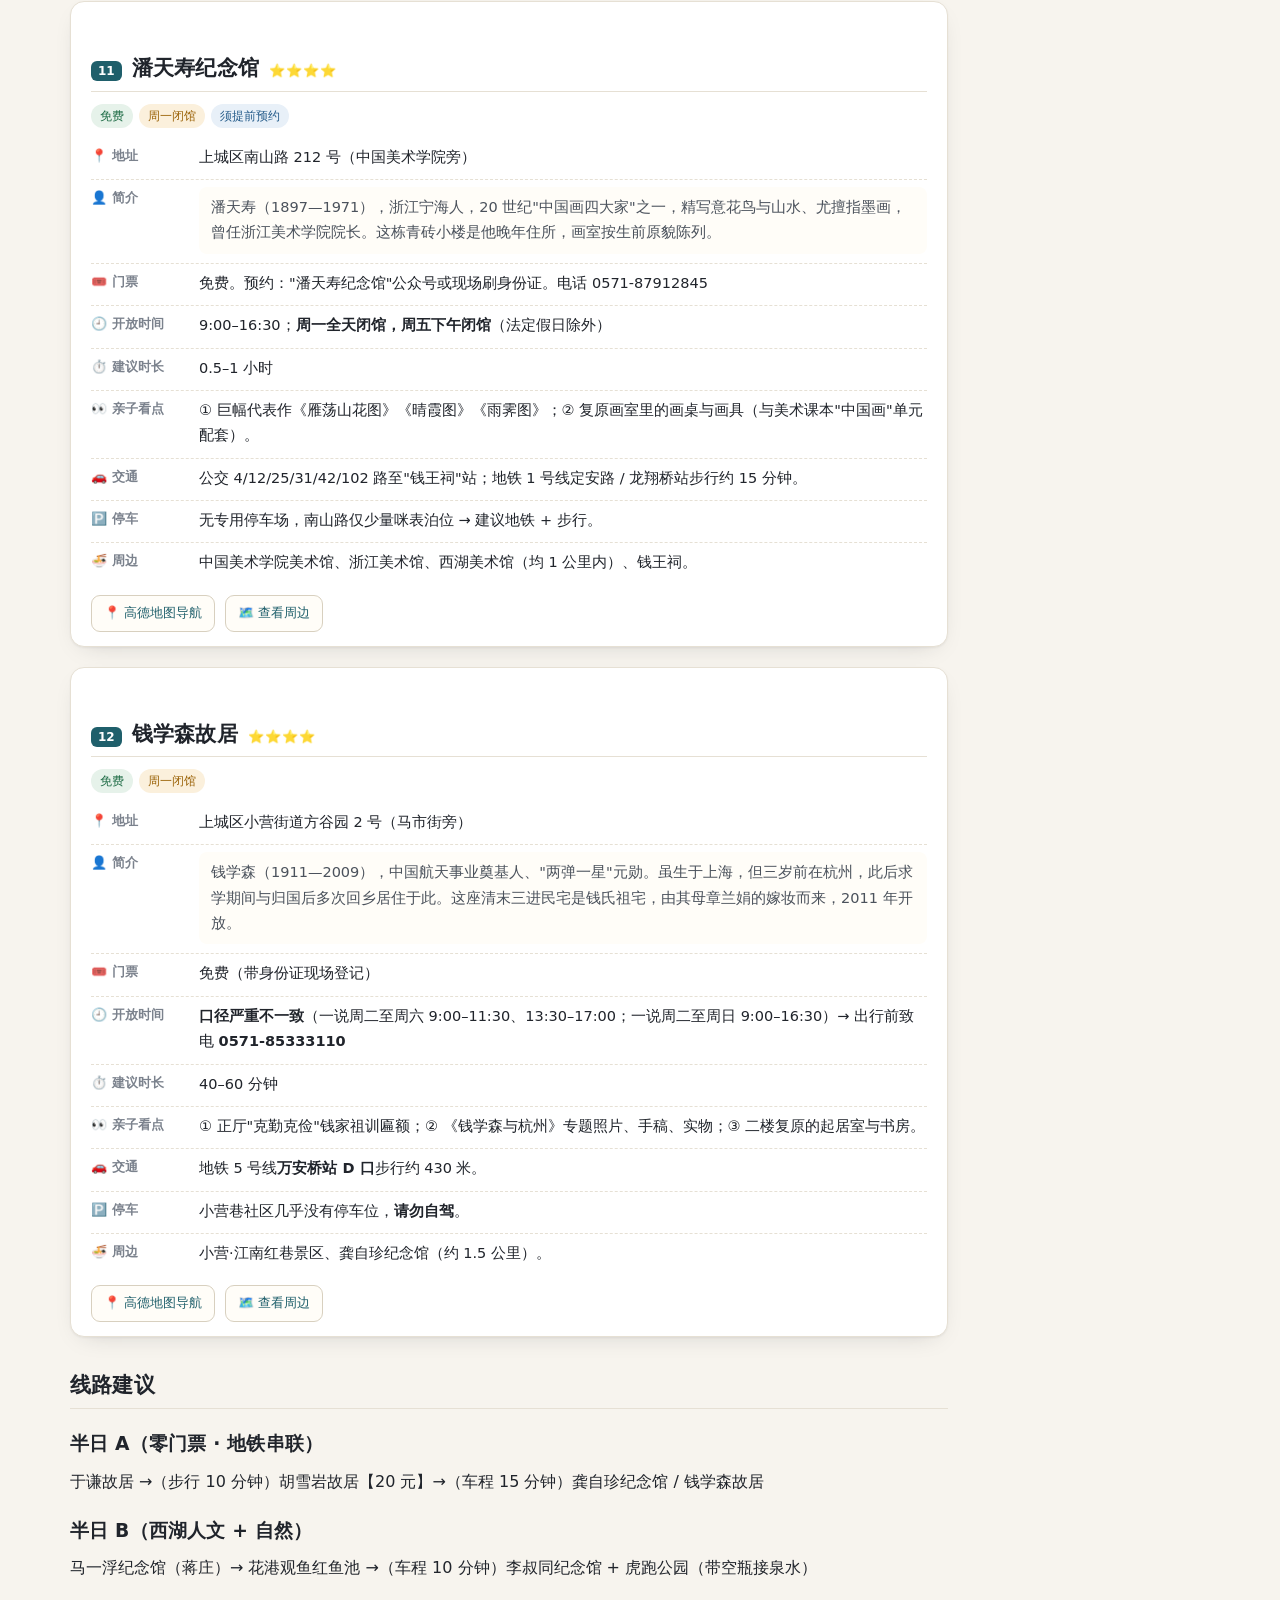
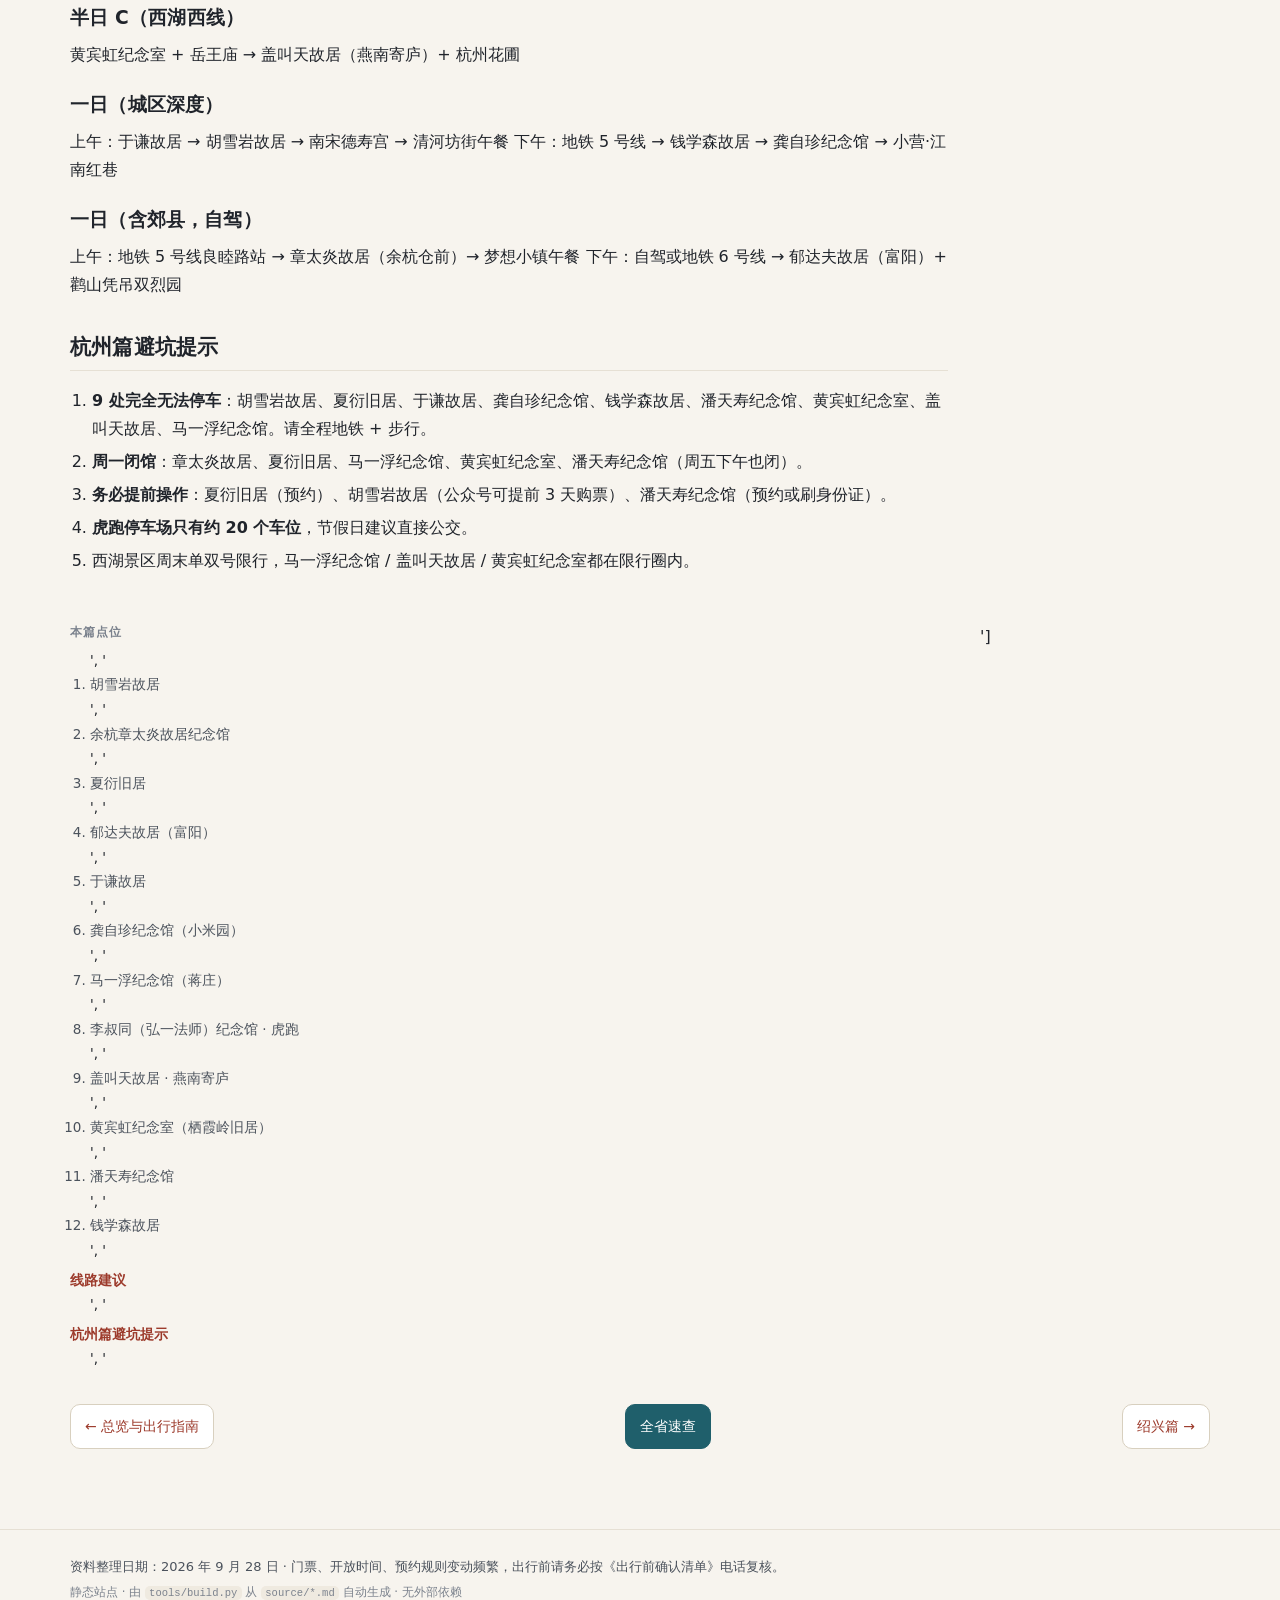
<file: 01-hangzhou.html>
<!DOCTYPE html>
<html lang="zh-CN">
<head>
<meta charset="utf-8">
<meta name="viewport" content="width=device-width, initial-scale=1">
<title>01 杭州篇 · 名人故居 12 处 · 浙江名人故居亲子游攻略</title>
<meta name="description" content="01 杭州篇 · 名人故居 12 处：12 处名人故居，含门票、开放时间、地址、亲子看点、自驾与公共交通双方案。">
<meta property="og:title" content="01 杭州篇 · 名人故居 12 处">
<meta property="og:description" content="01 杭州篇 · 名人故居 12 处：12 处名人故居，含门票、开放时间、地址、亲子看点、自驾与公共交通双方案。">
<link rel="stylesheet" href="assets/style.css">
</head>
<body>
<header class="site-head">
  <div class="wrap head-inner">
    <a class="brand" href="index.html"><span class="brand-mark">浙</span><span class="brand-txt">名人故居<em>亲子游攻略</em></span></a>
    <button class="nav-toggle" id="navToggle" aria-label="目录">☰ 目录</button>
    <nav class="topnav" id="topNav"><a class="nav-item" href="index.html"><span>🏠</span>总览与出行指南</a><a class="nav-item active" href="01-hangzhou.html"><span>🏙️</span>杭州篇</a><a class="nav-item" href="02-shaoxing.html"><span>🎋</span>绍兴篇</a><a class="nav-item" href="03-ningbo.html"><span>⚓</span>宁波篇</a><a class="nav-item" href="04-jiaxing-huzhou.html"><span>🌾</span>嘉兴·湖州篇</a><a class="nav-item" href="05-jinhua.html"><span>🔥</span>金华篇</a><a class="nav-item" href="06-taizhou.html"><span>⛰️</span>台州篇</a><a class="nav-item" href="07-wenzhou.html"><span>🌊</span>温州篇</a><a class="nav-item" href="08-quzhou-lishui.html"><span>🏔️</span>衢州·丽水篇</a><a class="nav-item" href="all.html"><span>🧭</span>全省速查</a></nav>
  </div>
</header>
<div class="wrap layout">
<nav class="crumb"><a href="index.html">总览</a> / <span>杭州篇</span></nav>
<header class="chap-head">
<h1>01 杭州篇 · 名人故居 12 处</h1>
<blockquote><p>交通基调：<strong>全部公共交通</strong>。这 12 处里 9 处在老城区巷弄，完全没有停车条件；西湖景区周末单双号限行且车位极少。</p><p>唯一可考虑自驾的是余杭章太炎故居与富阳郁达夫故居（仍在市区范围，地铁也能到）。</p></blockquote>
</header>
<div class="two-col"><div class="chap-body"><h2 id="quick">速查表</h2><div class="table-wrap"><table class="grid-table"><thead><tr><th>名称</th><th>区域</th><th>门票</th><th>开放时间</th><th>建议时长</th><th>交通要点</th></tr></thead><tbody><tr><td data-label="名称">胡雪岩故居</td><td data-label="区域">上城区元宝街 18 号</td><td data-label="门票">20 元／优待 10 元</td><td data-label="开放时间">8:00–17:00（16:30 前入园）</td><td data-label="建议时长">1–1.5 小时</td><td data-label="交通要点">地铁 5 号线江城路站</td></tr><tr><td data-label="名称">章太炎故居</td><td data-label="区域">余杭区仓前塘路 59 号</td><td data-label="门票">免费</td><td data-label="开放时间">9:00–16:30</td><td data-label="建议时长">1–1.5 小时</td><td data-label="交通要点">地铁 5 号线良睦路站 B 口</td></tr><tr><td data-label="名称">夏衍旧居</td><td data-label="区域">上城区严家路 350 号</td><td data-label="门票">免费（需预约）</td><td data-label="开放时间">9:00–16:30</td><td data-label="建议时长">45–60 分钟</td><td data-label="交通要点">地铁 4 号线新塘站 B 口</td></tr><tr><td data-label="名称">郁达夫故居（富阳）</td><td data-label="区域">富阳区达夫弄 1 号</td><td data-label="门票">免费</td><td data-label="开放时间">8:30–11:30、13:30–16:30</td><td data-label="建议时长">45–60 分钟</td><td data-label="交通要点">地铁 6 号线桂花西路站＋601 路</td></tr><tr><td data-label="名称">于谦故居</td><td data-label="区域">上城区祠堂巷 42 号</td><td data-label="门票">免费</td><td data-label="开放时间">8:30–16:30</td><td data-label="建议时长">30–45 分钟</td><td data-label="交通要点">地铁 7 号线吴山广场站</td></tr><tr><td data-label="名称">龚自珍纪念馆</td><td data-label="区域">上城区马坡巷 16 号</td><td data-label="门票">免费</td><td data-label="开放时间">8:30–11:30、13:00–17:00</td><td data-label="建议时长">40–60 分钟</td><td data-label="交通要点">地铁 1 号线城站站</td></tr><tr><td data-label="名称">马一浮纪念馆（蒋庄）</td><td data-label="区域">西湖区杨公堤 10 号花港观鱼内</td><td data-label="门票">免费</td><td data-label="开放时间">8:30–16:30</td><td data-label="建议时长">1 小时</td><td data-label="交通要点">公交 51/52/194/318 路</td></tr><tr><td data-label="名称">李叔同纪念馆（虎跑）</td><td data-label="区域">西湖区虎跑路 39 号</td><td data-label="门票">馆免费；公园 15 元／优待 7.5 元</td><td data-label="开放时间">馆 8:30–16:30；园 7:00–17:30</td><td data-label="建议时长">2–3 小时（含公园）</td><td data-label="交通要点">公交 4/180/194/197 路</td></tr><tr><td data-label="名称">盖叫天故居（燕南寄庐）</td><td data-label="区域">西湖区金沙港 26 号</td><td data-label="门票">免费</td><td data-label="开放时间">8:30–17:00</td><td data-label="建议时长">30–60 分钟</td><td data-label="交通要点">公交至杭州花圃站</td></tr><tr><td data-label="名称">黄宾虹纪念室</td><td data-label="区域">西湖区栖霞岭 31 号</td><td data-label="门票">免费</td><td data-label="开放时间">9:00–16:30</td><td data-label="建议时长">40–60 分钟</td><td data-label="交通要点">公交至岳庙站</td></tr><tr><td data-label="名称">潘天寿纪念馆</td><td data-label="区域">上城区南山路 212 号</td><td data-label="门票">免费（需预约）</td><td data-label="开放时间">9:00–16:30</td><td data-label="建议时长">30–60 分钟</td><td data-label="交通要点">公交至钱王祠站</td></tr><tr><td data-label="名称">钱学森故居</td><td data-label="区域">上城区方谷园 2 号</td><td data-label="门票">免费</td><td data-label="开放时间">待核实（口径矛盾）</td><td data-label="建议时长">40–60 分钟</td><td data-label="交通要点">地铁 5 号线万安桥站 D 口</td></tr></tbody></table></div><section class="spot" id="p-01-1"><h2 class="spot-title"><span class="spot-idx">01</span>胡雪岩故居<span class="stars">⭐⭐⭐⭐⭐</span></h2><div class="badges"><span class="badge paid">20 元起</span></div><dl class="fields"><div class="frow f-addr"><dt>📍 地址</dt><dd>上城区元宝街 18 号（紧邻南宋德寿宫、河坊街东侧）</dd></div><div class="frow f-intro"><dt>👤 简介</dt><dd>胡雪岩（1823—1885），从杭州钱庄学徒做到"红顶商人"，办阜康钱庄、胡庆余堂，帮左宗棠筹军饷被赏红顶戴黄马褂。这座 1872 年建成的宅子被称为"清末中国巨商第一宅"。</dd></div><div class="frow f-"><dt>🎟️ 门票</dt><dd>成人 20 元；学生 / 儿童 / 60 岁以上 10 元。另有"胡府夜游"夜场 98 元起（含演出）。"西湖旅游"公众号可提前 3 天购票。</dd></div><div class="frow f-"><dt>🕘 开放时间</dt><dd>8:00–17:00（有 17:30 口径，停止入场 16:30/17:00 两说，按 16:30 前入园安排）</dd></div><div class="frow f-"><dt>⏱️ 建议时长</dt><dd>1–1.5 小时</dd></div><div class="frow f-"><dt>👀 亲子看点</dt><dd>① 芝园里耗银十万两的大型人工溶洞假山；② 楠木厅整座金丝楠木、鸳鸯厅装西洋彩色玻璃；③ 百狮楼梁柱上百只姿态各异的狮子木雕——让孩子"数狮子"。</dd></div><div class="frow f-"><dt>🚗 交通</dt><dd>地铁 5 号线<strong>江城路站</strong>步行约 10 分钟；或地铁 1 号线定安路站步行 12 分钟；公交 133 路"胡雪岩故居"站即达。</dd></div><div class="frow f-"><dt>🅿️ 停车</dt><dd>无专用停车场，靠河坊街 / 中河路社会停车场，节假日非常紧张 → <strong>建议地铁</strong>。</dd></div><div class="frow f-"><dt>🍜 周边</dt><dd>南宋德寿宫遗址博物馆（步行 5 分钟，需预约）、胡庆余堂中药博物馆、清河坊街（定胜糕、葱包桧）、吴山城隍阁。</dd></div></dl><div class="spot-actions"><a class="nav-btn" target="_blank" rel="noopener" href="https://uri.amap.com/search?keyword=%E4%B8%8A%E5%9F%8E%E5%8C%BA%E5%85%83%E5%AE%9D%E8%A1%97+18+%E5%8F%B7%EF%BC%88%E7%B4%A7%E9%82%BB%E5%8D%97%E5%AE%8B%E5%BE%B7%E5%AF%BF%E5%AE%AB%E3%80%81%E6%B2%B3%E5%9D%8A%E8%A1%97%E4%B8%9C%E4%BE%A7%EF%BC%89+%E8%83%A1%E9%9B%AA%E5%B2%A9%E6%95%85%E5%B1%85">📍 高德地图导航</a><a class="nav-btn" target="_blank" rel="noopener" href="https://www.amap.com/search?query=%E4%B8%8A%E5%9F%8E%E5%8C%BA%E5%85%83%E5%AE%9D%E8%A1%97+18+%E5%8F%B7%EF%BC%88%E7%B4%A7%E9%82%BB%E5%8D%97%E5%AE%8B%E5%BE%B7%E5%AF%BF%E5%AE%AB%E3%80%81%E6%B2%B3%E5%9D%8A%E8%A1%97%E4%B8%9C%E4%BE%A7%EF%BC%89+%E8%83%A1%E9%9B%AA%E5%B2%A9%E6%95%85%E5%B1%85">🗺️ 查看周边</a></div></section><section class="spot" id="p-01-2"><h2 class="spot-title"><span class="spot-idx">02</span>余杭章太炎故居纪念馆<span class="stars">⭐⭐⭐⭐</span></h2><div class="badges"><span class="badge free">免费</span><span class="badge warn">周一闭馆</span></div><dl class="fields"><div class="frow f-addr"><dt>📍 地址</dt><dd>余杭区仓前街道仓前塘路 59 号</dd></div><div class="frow f-intro"><dt>👤 简介</dt><dd>章太炎（1869—1936），近代民主革命家、思想家、国学大师，余杭仓前人。办《苏报》倡导革命，因"苏报案"入狱，又因反对袁世凯称帝被软禁三年而志气不改。故居为全国重点文物保护单位。</dd></div><div class="frow f-"><dt>🎟️ 门票</dt><dd>免费</dd></div><div class="frow f-"><dt>🕘 开放时间</dt><dd>周二至周日 9:00–16:30，<strong>周一闭馆</strong></dd></div><div class="frow f-"><dt>⏱️ 建议时长</dt><dd>1–1.5 小时</dd></div><div class="frow f-"><dt>👀 亲子看点</dt><dd>① 第三进"扶雅堂"楼上复原的少年读书处；② 贯穿四进的"备弄"长过道——讲老宅里"主人走厅、仆人走弄"的规矩。</dd></div><div class="frow f-"><dt>🚗 交通</dt><dd>地铁 5 号线<strong>良睦路站 B 口</strong>步行约 15 分钟；自驾走上塘高架→文一西路→绿汀路，约 25–30 公里、40–60 分钟。</dd></div><div class="frow f-"><dt>🅿️ 停车</dt><dd>故居旁有小型停车点，可停"梦想小镇"停车场后步行。</dd></div><div class="frow f-"><dt>🍜 周边</dt><dd>梦想小镇、四无粮仓陈列馆、杭州西站。</dd></div></dl><div class="spot-actions"><a class="nav-btn" target="_blank" rel="noopener" href="https://uri.amap.com/search?keyword=%E4%BD%99%E6%9D%AD%E5%8C%BA%E4%BB%93%E5%89%8D%E8%A1%97%E9%81%93%E4%BB%93%E5%89%8D%E5%A1%98%E8%B7%AF+59+%E5%8F%B7+%E4%BD%99%E6%9D%AD%E7%AB%A0%E5%A4%AA%E7%82%8E%E6%95%85%E5%B1%85%E7%BA%AA%E5%BF%B5%E9%A6%86">📍 高德地图导航</a><a class="nav-btn" target="_blank" rel="noopener" href="https://www.amap.com/search?query=%E4%BD%99%E6%9D%AD%E5%8C%BA%E4%BB%93%E5%89%8D%E8%A1%97%E9%81%93%E4%BB%93%E5%89%8D%E5%A1%98%E8%B7%AF+59+%E5%8F%B7+%E4%BD%99%E6%9D%AD%E7%AB%A0%E5%A4%AA%E7%82%8E%E6%95%85%E5%B1%85%E7%BA%AA%E5%BF%B5%E9%A6%86">🗺️ 查看周边</a></div></section><section class="spot" id="p-01-3"><h2 class="spot-title"><span class="spot-idx">03</span>夏衍旧居<span class="stars">⭐⭐⭐</span></h2><div class="badges"><span class="badge free">免费</span><span class="badge warn">周一闭馆</span><span class="badge info">须提前预约</span></div><dl class="fields"><div class="frow f-addr"><dt>📍 地址</dt><dd>上城区严家路 350 号（<strong>另有 50 号口径</strong>，导航易错，出发前电话 0571-86434817）</dd></div><div class="frow f-intro"><dt>👤 简介</dt><dd>夏衍（1900—1995），杭州人，剧作家、中国电影事业奠基人之一。代表作《包身工》《上海屋檐下》，改编电影《祝福》《林家铺子》。此处是他的出生地。</dd></div><div class="frow f-"><dt>🎟️ 门票</dt><dd>免费，<strong>需预约</strong>（"上城区文物保护中心"公众号）</dd></div><div class="frow f-"><dt>🕘 开放时间</dt><dd>周二至周日 9:00–16:30（16:00 停止入馆），<strong>周一闭馆</strong></dd></div><div class="frow f-"><dt>⏱️ 建议时长</dt><dd>45 分钟–1 小时</dd></div><div class="frow f-"><dt>👀 亲子看点</dt><dd>① 展出的夏衍<strong>亲笔日常记账本</strong>（柴米油盐细碎开支，打破"大人物距离感"）；② "衍空间"临展，可盖章。</dd></div><div class="frow f-"><dt>🚗 交通</dt><dd>地铁 4 号线<strong>新塘站 B 口</strong>步行可达。</dd></div><div class="frow f-"><dt>🅿️ 停车</dt><dd>小型院落，无配建停车场，<strong>不建议自驾</strong>。</dd></div><div class="frow f-"><dt>🍜 周边</dt><dd>杭州东站万象汇。</dd></div></dl><div class="spot-actions"><a class="nav-btn" target="_blank" rel="noopener" href="https://uri.amap.com/search?keyword=%E4%B8%8A%E5%9F%8E%E5%8C%BA%E4%B8%A5%E5%AE%B6%E8%B7%AF+350+%E5%8F%B7%EF%BC%88%2A%2A%E5%8F%A6%E6%9C%89+50+%E5%8F%B7%E5%8F%A3%E5%BE%84%2A%2A%EF%BC%8C%E5%AF%BC%E8%88%AA%E6%98%93%E9%94%99%EF%BC%8C%E5%87%BA%E5%8F%91%E5%89%8D%E7%94%B5%E8%AF%9D+0571-86434817%EF%BC%89+%E5%A4%8F%E8%A1%8D%E6%97%A7%E5%B1%85">📍 高德地图导航</a><a class="nav-btn" target="_blank" rel="noopener" href="https://www.amap.com/search?query=%E4%B8%8A%E5%9F%8E%E5%8C%BA%E4%B8%A5%E5%AE%B6%E8%B7%AF+350+%E5%8F%B7%EF%BC%88%2A%2A%E5%8F%A6%E6%9C%89+50+%E5%8F%B7%E5%8F%A3%E5%BE%84%2A%2A%EF%BC%8C%E5%AF%BC%E8%88%AA%E6%98%93%E9%94%99%EF%BC%8C%E5%87%BA%E5%8F%91%E5%89%8D%E7%94%B5%E8%AF%9D+0571-86434817%EF%BC%89+%E5%A4%8F%E8%A1%8D%E6%97%A7%E5%B1%85">🗺️ 查看周边</a></div></section><section class="spot" id="p-01-4"><h2 class="spot-title"><span class="spot-idx">04</span>郁达夫故居（富阳）<span class="stars">⭐⭐⭐⭐</span></h2><div class="badges"><span class="badge free">免费</span></div><dl class="fields"><div class="frow f-addr"><dt>📍 地址</dt><dd>富阳区富春街道达夫弄 1 号（郁达夫公园内，面朝富春江）</dd></div><div class="frow f-intro"><dt>👤 简介</dt><dd>郁达夫（1896—1945），富阳人，现代小说家、散文家，"创造社"发起人，代表作《沉沦》《春风沉醉的晚上》；抗战期间在南洋坚持抗日宣传，1945 年被日军杀害。</dd></div><div class="frow f-"><dt>🎟️ 门票</dt><dd>免费，无需预约</dd></div><div class="frow f-"><dt>🕘 开放时间</dt><dd>周二至周日 8:30–11:30、13:30–16:30（周一闭馆）<strong>（另一口径为每日 8:30–16:30）</strong></dd></div><div class="frow f-"><dt>⏱️ 建议时长</dt><dd>45 分钟–1 小时</dd></div><div class="frow f-"><dt>👀 亲子看点</dt><dd>① 二楼"夕阳楼"书房，凭窗就是富春江，对着他散文里"澄清得可以照见浮在水面上的鸭嘴的斑纹"实地看江水；② 宅前铜像与临江亲水平台。</dd></div><div class="frow f-"><dt>🚗 交通</dt><dd>地铁 6 号线至终点<strong>桂花西路站</strong>，E 口换公交 601 路至"鹳山公园"站；自驾走之江路 / 彩虹快速路→G320，约 35–45 公里、50–70 分钟。</dd></div><div class="frow f-"><dt>🅿️ 停车</dt><dd>依靠富春路周边路侧泊位，节假日较紧。</dd></div><div class="frow f-"><dt>🍜 周边</dt><dd>鹳山（有纪念郁华、郁达夫兄弟的"双烈园"）、黄公望隐居地、龙门古镇。</dd></div></dl><div class="spot-actions"><a class="nav-btn" target="_blank" rel="noopener" href="https://uri.amap.com/search?keyword=%E5%AF%8C%E9%98%B3%E5%8C%BA%E5%AF%8C%E6%98%A5%E8%A1%97%E9%81%93%E8%BE%BE%E5%A4%AB%E5%BC%84+1+%E5%8F%B7%EF%BC%88%E9%83%81%E8%BE%BE%E5%A4%AB%E5%85%AC%E5%9B%AD%E5%86%85%EF%BC%8C%E9%9D%A2%E6%9C%9D%E5%AF%8C%E6%98%A5%E6%B1%9F%EF%BC%89+%E9%83%81%E8%BE%BE%E5%A4%AB%E6%95%85%E5%B1%85%EF%BC%88%E5%AF%8C%E9%98%B3%EF%BC%89">📍 高德地图导航</a><a class="nav-btn" target="_blank" rel="noopener" href="https://www.amap.com/search?query=%E5%AF%8C%E9%98%B3%E5%8C%BA%E5%AF%8C%E6%98%A5%E8%A1%97%E9%81%93%E8%BE%BE%E5%A4%AB%E5%BC%84+1+%E5%8F%B7%EF%BC%88%E9%83%81%E8%BE%BE%E5%A4%AB%E5%85%AC%E5%9B%AD%E5%86%85%EF%BC%8C%E9%9D%A2%E6%9C%9D%E5%AF%8C%E6%98%A5%E6%B1%9F%EF%BC%89+%E9%83%81%E8%BE%BE%E5%A4%AB%E6%95%85%E5%B1%85%EF%BC%88%E5%AF%8C%E9%98%B3%EF%BC%89">🗺️ 查看周边</a></div></section><section class="spot" id="p-01-5"><h2 class="spot-title"><span class="spot-idx">05</span>于谦故居<span class="stars">⭐⭐⭐⭐</span></h2><div class="badges"><span class="badge free">免费</span></div><dl class="fields"><div class="frow f-addr"><dt>📍 地址</dt><dd>上城区祠堂巷 42 号（清河坊高银街北侧）</dd></div><div class="frow f-intro"><dt>👤 简介</dt><dd>于谦（1398—1457），明代名臣、民族英雄，杭州人。少年作《石灰吟》"粉身碎骨浑不怕，要留清白在人间"；"土木堡之变"后拥立景帝、督师九门，打赢北京保卫战。此处是他出生并长期生活的地方。</dd></div><div class="frow f-"><dt>🎟️ 门票</dt><dd>免费</dd></div><div class="frow f-"><dt>🕘 开放时间</dt><dd>8:30–16:30（16:00 停止入园）<strong>（周一闭馆 vs 周二闭馆两说，务必电话确认）</strong></dd></div><div class="frow f-"><dt>⏱️ 建议时长</dt><dd>30–45 分钟</dd></div><div class="frow f-"><dt>👀 亲子看点</dt><dd>① "清白人间"主题陈列，配合提前背熟的《石灰吟》现场讲；② 明代三进江南院落的朴素格局——与胡雪岩故居的奢华对比，讲"两种不同的活法"。</dd></div><div class="frow f-"><dt>🚗 交通</dt><dd>地铁 7 号线<strong>吴山广场站</strong>步行约 700 米；或地铁 1 号线定安路站步行 10 分钟。</dd></div><div class="frow f-"><dt>🅿️ 停车</dt><dd>老巷深处，<strong>完全无停车条件</strong>，停吴山广场地下车库后步行。</dd></div><div class="frow f-"><dt>🍜 周边</dt><dd>清河坊街、德寿宫、吴山城隍阁、胡雪岩故居（步行约 15 分钟）。</dd></div></dl><div class="spot-actions"><a class="nav-btn" target="_blank" rel="noopener" href="https://uri.amap.com/search?keyword=%E4%B8%8A%E5%9F%8E%E5%8C%BA%E7%A5%A0%E5%A0%82%E5%B7%B7+42+%E5%8F%B7%EF%BC%88%E6%B8%85%E6%B2%B3%E5%9D%8A%E9%AB%98%E9%93%B6%E8%A1%97%E5%8C%97%E4%BE%A7%EF%BC%89+%E4%BA%8E%E8%B0%A6%E6%95%85%E5%B1%85">📍 高德地图导航</a><a class="nav-btn" target="_blank" rel="noopener" href="https://www.amap.com/search?query=%E4%B8%8A%E5%9F%8E%E5%8C%BA%E7%A5%A0%E5%A0%82%E5%B7%B7+42+%E5%8F%B7%EF%BC%88%E6%B8%85%E6%B2%B3%E5%9D%8A%E9%AB%98%E9%93%B6%E8%A1%97%E5%8C%97%E4%BE%A7%EF%BC%89+%E4%BA%8E%E8%B0%A6%E6%95%85%E5%B1%85">🗺️ 查看周边</a></div></section><section class="spot" id="p-01-6"><h2 class="spot-title"><span class="spot-idx">06</span>龚自珍纪念馆（小米园）<span class="stars">⭐⭐⭐</span></h2><div class="badges"><span class="badge free">免费</span></div><dl class="fields"><div class="frow f-addr"><dt>📍 地址</dt><dd>上城区小营街道马坡巷 16 号（有"6 号"口径，以巷内指示牌为准）</dd></div><div class="frow f-intro"><dt>👤 简介</dt><dd>龚自珍（1792—1841），清代思想家、文学家，近代最早"睁眼看世界"的一批人。《己亥杂诗》315 首，"落红不是无情物，化作春泥更护花""不拘一格降人才"广为传诵。他出生在杭州马坡巷。</dd></div><div class="frow f-"><dt>🎟️ 门票</dt><dd>免费</dd></div><div class="frow f-"><dt>🕘 开放时间</dt><dd>8:30–11:30、13:00–17:00（<strong>中午午休闭馆</strong>；周一是否闭馆待核实）</dd></div><div class="frow f-"><dt>⏱️ 建议时长</dt><dd>40–60 分钟</dd></div><div class="frow f-"><dt>👀 亲子看点</dt><dd>① 正厅铜像与沙孟海、赵朴初等名家题写的匾额楹联（练书法的小朋友专门看楹联）；② 庭院小桥水榭假山；③ 《己亥杂诗》诗选展。</dd></div><div class="frow f-"><dt>🚗 交通</dt><dd>地铁 1 号线<strong>城站站</strong>步行约 700 米。</dd></div><div class="frow f-"><dt>🅿️ 停车</dt><dd>老弄堂内无停车条件，停城站或解放路地下车库。</dd></div><div class="frow f-"><dt>🍜 周边</dt><dd>小营·江南红巷景区、钱学森故居（约 1.5 公里）、五柳巷历史街区。</dd></div></dl><div class="spot-actions"><a class="nav-btn" target="_blank" rel="noopener" href="https://uri.amap.com/search?keyword=%E4%B8%8A%E5%9F%8E%E5%8C%BA%E5%B0%8F%E8%90%A5%E8%A1%97%E9%81%93%E9%A9%AC%E5%9D%A1%E5%B7%B7+16+%E5%8F%B7%EF%BC%88%E6%9C%89%226+%E5%8F%B7%22%E5%8F%A3%E5%BE%84%EF%BC%8C%E4%BB%A5%E5%B7%B7%E5%86%85%E6%8C%87%E7%A4%BA%E7%89%8C%E4%B8%BA%E5%87%86%EF%BC%89+%E9%BE%9A%E8%87%AA%E7%8F%8D%E7%BA%AA%E5%BF%B5%E9%A6%86%EF%BC%88%E5%B0%8F%E7%B1%B3%E5%9B%AD%EF%BC%89">📍 高德地图导航</a><a class="nav-btn" target="_blank" rel="noopener" href="https://www.amap.com/search?query=%E4%B8%8A%E5%9F%8E%E5%8C%BA%E5%B0%8F%E8%90%A5%E8%A1%97%E9%81%93%E9%A9%AC%E5%9D%A1%E5%B7%B7+16+%E5%8F%B7%EF%BC%88%E6%9C%89%226+%E5%8F%B7%22%E5%8F%A3%E5%BE%84%EF%BC%8C%E4%BB%A5%E5%B7%B7%E5%86%85%E6%8C%87%E7%A4%BA%E7%89%8C%E4%B8%BA%E5%87%86%EF%BC%89+%E9%BE%9A%E8%87%AA%E7%8F%8D%E7%BA%AA%E5%BF%B5%E9%A6%86%EF%BC%88%E5%B0%8F%E7%B1%B3%E5%9B%AD%EF%BC%89">🗺️ 查看周边</a></div></section><section class="spot" id="p-01-7"><h2 class="spot-title"><span class="spot-idx">07</span>马一浮纪念馆（蒋庄）<span class="stars">⭐⭐⭐⭐</span></h2><div class="badges"><span class="badge free">免费</span><span class="badge warn">周一闭馆</span></div><dl class="fields"><div class="frow f-addr"><dt>📍 地址</dt><dd>西湖区杨公堤 10 号花港观鱼公园内蒋庄（苏堤映波桥畔）</dd></div><div class="frow f-intro"><dt>👤 简介</dt><dd>马一浮（1883—1967），现代国学大师、书法家，人称"一代儒宗"；浙江大学校歌"大不自多，海纳江河"歌词出自他手。1950 年起在蒋庄居住十七年。</dd></div><div class="frow f-"><dt>🎟️ 门票</dt><dd>免费（花港观鱼公园本身免费）</dd></div><div class="frow f-"><dt>🕘 开放时间</dt><dd>周二至周日 8:30–16:30，<strong>周一闭馆</strong></dd></div><div class="frow f-"><dt>⏱️ 建议时长</dt><dd>约 1 小时（与花港观鱼一起安排 2 小时）</dd></div><div class="frow f-"><dt>👀 亲子看点</dt><dd>① 进门大师坐像与背后的<strong>浙大校歌墙</strong>，可现场读一遍"大不自多，海纳江河"；② 八角形彩色玻璃窗（最好的拍照机位）；③ 复原的"蠲戏书屋"书房。</dd></div><div class="frow f-"><dt>🚗 交通</dt><dd>公交 51/52/194/318/197 路到"浴鹄湾""苏堤"或"杭州花圃"站；地铁 4 号线水澄桥站换西湖地铁接驳线。</dd></div><div class="frow f-"><dt>🅿️ 停车</dt><dd>花港观鱼有西门 / 南门停车场，约 10–20 元/小时，节假日非常紧张。</dd></div><div class="frow f-"><dt>🍜 周边</dt><dd>苏堤、花港观鱼红鱼池、太子湾公园、雷峰塔。</dd></div></dl><div class="spot-actions"><a class="nav-btn" target="_blank" rel="noopener" href="https://uri.amap.com/search?keyword=%E8%A5%BF%E6%B9%96%E5%8C%BA%E6%9D%A8%E5%85%AC%E5%A0%A4+10+%E5%8F%B7%E8%8A%B1%E6%B8%AF%E8%A7%82%E9%B1%BC%E5%85%AC%E5%9B%AD%E5%86%85%E8%92%8B%E5%BA%84%EF%BC%88%E8%8B%8F%E5%A0%A4%E6%98%A0%E6%B3%A2%E6%A1%A5%E7%95%94%EF%BC%89+%E9%A9%AC%E4%B8%80%E6%B5%AE%E7%BA%AA%E5%BF%B5%E9%A6%86%EF%BC%88%E8%92%8B%E5%BA%84%EF%BC%89">📍 高德地图导航</a><a class="nav-btn" target="_blank" rel="noopener" href="https://www.amap.com/search?query=%E8%A5%BF%E6%B9%96%E5%8C%BA%E6%9D%A8%E5%85%AC%E5%A0%A4+10+%E5%8F%B7%E8%8A%B1%E6%B8%AF%E8%A7%82%E9%B1%BC%E5%85%AC%E5%9B%AD%E5%86%85%E8%92%8B%E5%BA%84%EF%BC%88%E8%8B%8F%E5%A0%A4%E6%98%A0%E6%B3%A2%E6%A1%A5%E7%95%94%EF%BC%89+%E9%A9%AC%E4%B8%80%E6%B5%AE%E7%BA%AA%E5%BF%B5%E9%A6%86%EF%BC%88%E8%92%8B%E5%BA%84%EF%BC%89">🗺️ 查看周边</a></div></section><section class="spot" id="p-01-8"><h2 class="spot-title"><span class="spot-idx">08</span>李叔同（弘一法师）纪念馆 · 虎跑<span class="stars">⭐⭐⭐⭐⭐</span></h2><div class="badges"><span class="badge paid">15 元</span></div><dl class="fields"><div class="frow f-addr"><dt>📍 地址</dt><dd>西湖区虎跑路 39 号虎跑公园内</dd></div><div class="frow f-intro"><dt>👤 简介</dt><dd>李叔同（1880—1942），出家后法号弘一，音乐家、美术教育家、书法家、戏剧家，"长亭外，古道边"的《送别》作者。1918 年他在虎跑大慈定慧寺剃度出家，虎跑是他人生转折点。</dd></div><div class="frow f-"><dt>🎟️ 门票</dt><dd>纪念馆不另收费，需买虎跑公园门票。<strong>虎跑公园：成人 15 元，学生 / 60–69 岁 7.5 元</strong>；1.2 米以下或 6 周岁以下免票；6–18 岁半价；70 岁以上、军人、残疾人免票；杭州公园卡免费。<strong>18 岁以下未成年人参观纪念馆免费</strong>。</dd></div><div class="frow f-"><dt>🕘 开放时间</dt><dd>纪念馆 8:30–16:30（全年无休）；虎跑公园 7:00–17:30</dd></div><div class="frow f-"><dt>⏱️ 建议时长</dt><dd>纪念馆 40–60 分钟；整个虎跑公园 2–3 小时</dd></div><div class="frow f-"><dt>👀 亲子看点</dt><dd>① 李叔同卧室场景复原（蜡像、旧榻）；② 互动多媒体钢琴（可跟着弹《送别》）；③ <strong>自带空瓶在"天下第三泉"虎跑泉接泉水</strong>——孩子参与感最强的一件事。</dd></div><div class="frow f-"><dt>🚗 交通</dt><dd>公交 4/180/194/197/315/318/314 路"虎跑"站；地铁 4 号线水澄桥站换公交接驳。</dd></div><div class="frow f-"><dt>🅿️ 停车</dt><dd>【虎跑停车场】虎跑路 39 号，<strong>仅约 20 个车位</strong>，15–20 元/小时，极度紧张 → 强烈建议公交。</dd></div><div class="frow f-"><dt>🍜 周边</dt><dd>六和塔、钱塘江大桥、九溪十八涧、杭州动物园。</dd></div></dl><div class="spot-actions"><a class="nav-btn" target="_blank" rel="noopener" href="https://uri.amap.com/search?keyword=%E8%A5%BF%E6%B9%96%E5%8C%BA%E8%99%8E%E8%B7%91%E8%B7%AF+39+%E5%8F%B7%E8%99%8E%E8%B7%91%E5%85%AC%E5%9B%AD%E5%86%85+%E6%9D%8E%E5%8F%94%E5%90%8C%EF%BC%88%E5%BC%98%E4%B8%80%E6%B3%95%E5%B8%88%EF%BC%89%E7%BA%AA%E5%BF%B5%E9%A6%86+%C2%B7+%E8%99%8E%E8%B7%91">📍 高德地图导航</a><a class="nav-btn" target="_blank" rel="noopener" href="https://www.amap.com/search?query=%E8%A5%BF%E6%B9%96%E5%8C%BA%E8%99%8E%E8%B7%91%E8%B7%AF+39+%E5%8F%B7%E8%99%8E%E8%B7%91%E5%85%AC%E5%9B%AD%E5%86%85+%E6%9D%8E%E5%8F%94%E5%90%8C%EF%BC%88%E5%BC%98%E4%B8%80%E6%B3%95%E5%B8%88%EF%BC%89%E7%BA%AA%E5%BF%B5%E9%A6%86+%C2%B7+%E8%99%8E%E8%B7%91">🗺️ 查看周边</a></div></section><section class="spot" id="p-01-9"><h2 class="spot-title"><span class="spot-idx">09</span>盖叫天故居 · 燕南寄庐<span class="stars">⭐⭐⭐</span></h2><div class="badges"><span class="badge free">免费</span></div><dl class="fields"><div class="frow f-addr"><dt>📍 地址</dt><dd>西湖区金沙港 26 号（<strong>另有"赵公堤 5 号"口径</strong>；建议按"金沙港 / 赵公堤交叉口、杭州花圃西侧"导航）</dd></div><div class="frow f-intro"><dt>👤 简介</dt><dd>盖叫天（1888—1971），本名张英杰，京剧武生泰斗，世称"江南活武松"，自创"盖派"艺术。这处江南宅子取名"燕南寄庐"——燕北之客寄居江南之意，梅兰芳、周信芳都曾来访。</dd></div><div class="frow f-"><dt>🎟️ 门票</dt><dd>免费</dd></div><div class="frow f-"><dt>🕘 开放时间</dt><dd>8:30–17:00（另有 16:30 口径），全年无休</dd></div><div class="frow f-"><dt>⏱️ 建议时长</dt><dd>30 分钟–1 小时</dd></div><div class="frow f-"><dt>👀 亲子看点</dt><dd>① "百忍堂"正厅与"艺人之家"后厅的完整格局；② 200 多件遗物（戏装、剧照、行头）；③ 院里他练功的空地——让孩子学一个武生亮相动作。</dd></div><div class="frow f-"><dt>🚗 交通</dt><dd>公交 51/52/194/318 路至"<strong>杭州花圃</strong>"站步行 5–10 分钟。</dd></div><div class="frow f-"><dt>🅿️ 停车</dt><dd>杭州花圃停车场，车位不多。</dd></div><div class="frow f-"><dt>🍜 周边</dt><dd>杭州花圃、曲院风荷、郭庄、茅家埠。</dd></div></dl><div class="spot-actions"><a class="nav-btn" target="_blank" rel="noopener" href="https://uri.amap.com/search?keyword=%E8%A5%BF%E6%B9%96%E5%8C%BA%E9%87%91%E6%B2%99%E6%B8%AF+26+%E5%8F%B7%EF%BC%88%2A%2A%E5%8F%A6%E6%9C%89%22%E8%B5%B5%E5%85%AC%E5%A0%A4+5+%E5%8F%B7%22%E5%8F%A3%E5%BE%84%2A%2A%EF%BC%9B%E5%BB%BA%E8%AE%AE%E6%8C%89%22%E9%87%91%E6%B2%99%E6%B8%AF+%2F+%E8%B5%B5%E5%85%AC%E5%A0%A4%E4%BA%A4%E5%8F%89%E5%8F%A3%E3%80%81%E6%9D%AD%E5%B7%9E%E8%8A%B1%E5%9C%83%E8%A5%BF%E4%BE%A7%22%E5%AF%BC%E8%88%AA%EF%BC%89+%E7%9B%96%E5%8F%AB%E5%A4%A9%E6%95%85%E5%B1%85+%C2%B7+%E7%87%95%E5%8D%97%E5%AF%84%E5%BA%90">📍 高德地图导航</a><a class="nav-btn" target="_blank" rel="noopener" href="https://www.amap.com/search?query=%E8%A5%BF%E6%B9%96%E5%8C%BA%E9%87%91%E6%B2%99%E6%B8%AF+26+%E5%8F%B7%EF%BC%88%2A%2A%E5%8F%A6%E6%9C%89%22%E8%B5%B5%E5%85%AC%E5%A0%A4+5+%E5%8F%B7%22%E5%8F%A3%E5%BE%84%2A%2A%EF%BC%9B%E5%BB%BA%E8%AE%AE%E6%8C%89%22%E9%87%91%E6%B2%99%E6%B8%AF+%2F+%E8%B5%B5%E5%85%AC%E5%A0%A4%E4%BA%A4%E5%8F%89%E5%8F%A3%E3%80%81%E6%9D%AD%E5%B7%9E%E8%8A%B1%E5%9C%83%E8%A5%BF%E4%BE%A7%22%E5%AF%BC%E8%88%AA%EF%BC%89+%E7%9B%96%E5%8F%AB%E5%A4%A9%E6%95%85%E5%B1%85+%C2%B7+%E7%87%95%E5%8D%97%E5%AF%84%E5%BA%90">🗺️ 查看周边</a></div></section><section class="spot" id="p-01-10"><h2 class="spot-title"><span class="spot-idx">10</span>黄宾虹纪念室（栖霞岭旧居）<span class="stars">⭐⭐⭐</span></h2><div class="badges"><span class="badge free">免费</span><span class="badge warn">周一闭馆</span></div><dl class="fields"><div class="frow f-addr"><dt>📍 地址</dt><dd>西湖区栖霞岭 31 号（岳王庙北侧）</dd></div><div class="frow f-intro"><dt>👤 简介</dt><dd>黄宾虹（1865—1955），祖籍安徽歙县、生于浙江金华，近现代山水画一代大家，晚年画风"浑厚华滋"。1948 年移居杭州栖霞岭，自称"愿作西湖老画工"，1955 年病逝后家属把万余件作品全部捐给国家。</dd></div><div class="frow f-"><dt>🎟️ 门票</dt><dd>免费</dd></div><div class="frow f-"><dt>🕘 开放时间</dt><dd>9:00–16:30，<strong>周一闭馆</strong></dd></div><div class="frow f-"><dt>⏱️ 建议时长</dt><dd>40–60 分钟</dd></div><div class="frow f-"><dt>👀 亲子看点</dt><dd>① 庭院汉白玉全身雕像；② 楼下复原画室（红木画桌、文房四宝均为原物）；③ 楼上约 165㎡ 作品陈列室，常年展出 12 幅代表性山水花鸟画。</dd></div><div class="frow f-"><dt>🚗 交通</dt><dd>公交 7/27/51/52/118 路到"<strong>岳庙</strong>"站，沿栖霞岭向北步行约 300 米（<strong>地铁无直达</strong>）。</dd></div><div class="frow f-"><dt>🅿️ 停车</dt><dd>无专用停车场，停岳庙 / 北山街沿线后步行。</dd></div><div class="frow f-"><dt>🍜 周边</dt><dd>岳王庙（步行 3 分钟）、曲院风荷、宝石山初阳台。</dd></div></dl><div class="spot-actions"><a class="nav-btn" target="_blank" rel="noopener" href="https://uri.amap.com/search?keyword=%E8%A5%BF%E6%B9%96%E5%8C%BA%E6%A0%96%E9%9C%9E%E5%B2%AD+31+%E5%8F%B7%EF%BC%88%E5%B2%B3%E7%8E%8B%E5%BA%99%E5%8C%97%E4%BE%A7%EF%BC%89+%E9%BB%84%E5%AE%BE%E8%99%B9%E7%BA%AA%E5%BF%B5%E5%AE%A4%EF%BC%88%E6%A0%96%E9%9C%9E%E5%B2%AD%E6%97%A7%E5%B1%85%EF%BC%89">📍 高德地图导航</a><a class="nav-btn" target="_blank" rel="noopener" href="https://www.amap.com/search?query=%E8%A5%BF%E6%B9%96%E5%8C%BA%E6%A0%96%E9%9C%9E%E5%B2%AD+31+%E5%8F%B7%EF%BC%88%E5%B2%B3%E7%8E%8B%E5%BA%99%E5%8C%97%E4%BE%A7%EF%BC%89+%E9%BB%84%E5%AE%BE%E8%99%B9%E7%BA%AA%E5%BF%B5%E5%AE%A4%EF%BC%88%E6%A0%96%E9%9C%9E%E5%B2%AD%E6%97%A7%E5%B1%85%EF%BC%89">🗺️ 查看周边</a></div></section><section class="spot" id="p-01-11"><h2 class="spot-title"><span class="spot-idx">11</span>潘天寿纪念馆<span class="stars">⭐⭐⭐⭐</span></h2><div class="badges"><span class="badge free">免费</span><span class="badge warn">周一闭馆</span><span class="badge info">须提前预约</span></div><dl class="fields"><div class="frow f-addr"><dt>📍 地址</dt><dd>上城区南山路 212 号（中国美术学院旁）</dd></div><div class="frow f-intro"><dt>👤 简介</dt><dd>潘天寿（1897—1971），浙江宁海人，20 世纪"中国画四大家"之一，精写意花鸟与山水、尤擅指墨画，曾任浙江美术学院院长。这栋青砖小楼是他晚年住所，画室按生前原貌陈列。</dd></div><div class="frow f-"><dt>🎟️ 门票</dt><dd>免费。预约："潘天寿纪念馆"公众号或现场刷身份证。电话 0571-87912845</dd></div><div class="frow f-"><dt>🕘 开放时间</dt><dd>9:00–16:30；<strong>周一全天闭馆，周五下午闭馆</strong>（法定假日除外）</dd></div><div class="frow f-"><dt>⏱️ 建议时长</dt><dd>0.5–1 小时</dd></div><div class="frow f-"><dt>👀 亲子看点</dt><dd>① 巨幅代表作《雁荡山花图》《晴霞图》《雨霁图》；② 复原画室里的画桌与画具（与美术课本"中国画"单元配套）。</dd></div><div class="frow f-"><dt>🚗 交通</dt><dd>公交 4/12/25/31/42/102 路至"钱王祠"站；地铁 1 号线定安路 / 龙翔桥站步行约 15 分钟。</dd></div><div class="frow f-"><dt>🅿️ 停车</dt><dd>无专用停车场，南山路仅少量咪表泊位 → 建议地铁 + 步行。</dd></div><div class="frow f-"><dt>🍜 周边</dt><dd>中国美术学院美术馆、浙江美术馆、西湖美术馆（均 1 公里内）、钱王祠。</dd></div></dl><div class="spot-actions"><a class="nav-btn" target="_blank" rel="noopener" href="https://uri.amap.com/search?keyword=%E4%B8%8A%E5%9F%8E%E5%8C%BA%E5%8D%97%E5%B1%B1%E8%B7%AF+212+%E5%8F%B7%EF%BC%88%E4%B8%AD%E5%9B%BD%E7%BE%8E%E6%9C%AF%E5%AD%A6%E9%99%A2%E6%97%81%EF%BC%89+%E6%BD%98%E5%A4%A9%E5%AF%BF%E7%BA%AA%E5%BF%B5%E9%A6%86">📍 高德地图导航</a><a class="nav-btn" target="_blank" rel="noopener" href="https://www.amap.com/search?query=%E4%B8%8A%E5%9F%8E%E5%8C%BA%E5%8D%97%E5%B1%B1%E8%B7%AF+212+%E5%8F%B7%EF%BC%88%E4%B8%AD%E5%9B%BD%E7%BE%8E%E6%9C%AF%E5%AD%A6%E9%99%A2%E6%97%81%EF%BC%89+%E6%BD%98%E5%A4%A9%E5%AF%BF%E7%BA%AA%E5%BF%B5%E9%A6%86">🗺️ 查看周边</a></div></section><section class="spot" id="p-01-12"><h2 class="spot-title"><span class="spot-idx">12</span>钱学森故居<span class="stars">⭐⭐⭐⭐</span></h2><div class="badges"><span class="badge free">免费</span><span class="badge warn">周一闭馆</span></div><dl class="fields"><div class="frow f-addr"><dt>📍 地址</dt><dd>上城区小营街道方谷园 2 号（马市街旁）</dd></div><div class="frow f-intro"><dt>👤 简介</dt><dd>钱学森（1911—2009），中国航天事业奠基人、"两弹一星"元勋。虽生于上海，但三岁前在杭州，此后求学期间与归国后多次回乡居住于此。这座清末三进民宅是钱氏祖宅，由其母章兰娟的嫁妆而来，2011 年开放。</dd></div><div class="frow f-"><dt>🎟️ 门票</dt><dd>免费（带身份证现场登记）</dd></div><div class="frow f-"><dt>🕘 开放时间</dt><dd><strong>口径严重不一致</strong>（一说周二至周六 9:00–11:30、13:30–17:00；一说周二至周日 9:00–16:30）→ 出行前致电 <strong>0571-85333110</strong></dd></div><div class="frow f-"><dt>⏱️ 建议时长</dt><dd>40–60 分钟</dd></div><div class="frow f-"><dt>👀 亲子看点</dt><dd>① 正厅"克勤克俭"钱家祖训匾额；② 《钱学森与杭州》专题照片、手稿、实物；③ 二楼复原的起居室与书房。</dd></div><div class="frow f-"><dt>🚗 交通</dt><dd>地铁 5 号线<strong>万安桥站 D 口</strong>步行约 430 米。</dd></div><div class="frow f-"><dt>🅿️ 停车</dt><dd>小营巷社区几乎没有停车位，<strong>请勿自驾</strong>。</dd></div><div class="frow f-"><dt>🍜 周边</dt><dd>小营·江南红巷景区、龚自珍纪念馆（约 1.5 公里）。</dd></div></dl><div class="spot-actions"><a class="nav-btn" target="_blank" rel="noopener" href="https://uri.amap.com/search?keyword=%E4%B8%8A%E5%9F%8E%E5%8C%BA%E5%B0%8F%E8%90%A5%E8%A1%97%E9%81%93%E6%96%B9%E8%B0%B7%E5%9B%AD+2+%E5%8F%B7%EF%BC%88%E9%A9%AC%E5%B8%82%E8%A1%97%E6%97%81%EF%BC%89+%E9%92%B1%E5%AD%A6%E6%A3%AE%E6%95%85%E5%B1%85">📍 高德地图导航</a><a class="nav-btn" target="_blank" rel="noopener" href="https://www.amap.com/search?query=%E4%B8%8A%E5%9F%8E%E5%8C%BA%E5%B0%8F%E8%90%A5%E8%A1%97%E9%81%93%E6%96%B9%E8%B0%B7%E5%9B%AD+2+%E5%8F%B7%EF%BC%88%E9%A9%AC%E5%B8%82%E8%A1%97%E6%97%81%EF%BC%89+%E9%92%B1%E5%AD%A6%E6%A3%AE%E6%95%85%E5%B1%85">🗺️ 查看周边</a></div></section><h2 id="线路建议">线路建议</h2><h3 id="半日-a-零门票-地铁串联">半日 A（零门票 · 地铁串联）</h3>
<p>于谦故居 →（步行 10 分钟）胡雪岩故居【20 元】→（车程 15 分钟）龚自珍纪念馆 / 钱学森故居</p>
<h3 id="半日-b-西湖人文-自然">半日 B（西湖人文 + 自然）</h3>
<p>马一浮纪念馆（蒋庄）→ 花港观鱼红鱼池 →（车程 10 分钟）李叔同纪念馆 + 虎跑公园（带空瓶接泉水）</p>
<h3 id="半日-c-西湖西线">半日 C（西湖西线）</h3>
<p>黄宾虹纪念室 + 岳王庙 → 盖叫天故居（燕南寄庐）+ 杭州花圃</p>
<h3 id="一日-城区深度">一日（城区深度）</h3>
<p>上午：于谦故居 → 胡雪岩故居 → 南宋德寿宫 → 清河坊街午餐 下午：地铁 5 号线 → 钱学森故居 → 龚自珍纪念馆 → 小营·江南红巷</p>
<h3 id="一日-含郊县-自驾">一日（含郊县，自驾）</h3>
<p>上午：地铁 5 号线良睦路站 → 章太炎故居（余杭仓前）→ 梦想小镇午餐 下午：自驾或地铁 6 号线 → 郁达夫故居（富阳）+ 鹳山凭吊双烈园</p><h2 id="杭州篇避坑提示">杭州篇避坑提示</h2><ol><li><strong>9 处完全无法停车</strong>：胡雪岩故居、夏衍旧居、于谦故居、龚自珍纪念馆、钱学森故居、潘天寿纪念馆、黄宾虹纪念室、盖叫天故居、马一浮纪念馆。请全程地铁 + 步行。</li><li><strong>周一闭馆</strong>：章太炎故居、夏衍旧居、马一浮纪念馆、黄宾虹纪念室、潘天寿纪念馆（周五下午也闭）。</li><li><strong>务必提前操作</strong>：夏衍旧居（预约）、胡雪岩故居（公众号可提前 3 天购票）、潘天寿纪念馆（预约或刷身份证）。</li><li><strong>虎跑停车场只有约 20 个车位</strong>，节假日建议直接公交。</li><li>西湖景区周末单双号限行，马一浮纪念馆 / 盖叫天故居 / 黄宾虹纪念室都在限行圈内。</li></ol></div>['<nav class="toc"><b>本篇点位</b><ol>', '<li><a href="#p-01-1">胡雪岩故居</a></li>', '<li><a href="#p-01-2">余杭章太炎故居纪念馆</a></li>', '<li><a href="#p-01-3">夏衍旧居</a></li>', '<li><a href="#p-01-4">郁达夫故居（富阳）</a></li>', '<li><a href="#p-01-5">于谦故居</a></li>', '<li><a href="#p-01-6">龚自珍纪念馆（小米园）</a></li>', '<li><a href="#p-01-7">马一浮纪念馆（蒋庄）</a></li>', '<li><a href="#p-01-8">李叔同（弘一法师）纪念馆 · 虎跑</a></li>', '<li><a href="#p-01-9">盖叫天故居 · 燕南寄庐</a></li>', '<li><a href="#p-01-10">黄宾虹纪念室（栖霞岭旧居）</a></li>', '<li><a href="#p-01-11">潘天寿纪念馆</a></li>', '<li><a href="#p-01-12">钱学森故居</a></li>', '<li class="toc-sec"><a href="#线路建议">线路建议</a></li>', '<li class="toc-sec"><a href="#杭州篇避坑提示">杭州篇避坑提示</a></li>', '</ol></nav>']</div>
<nav class="pager"><a href="index.html">← 总览与出行指南</a><a class="to-all" href="all.html">全省速查</a><a href="02-shaoxing.html">绍兴篇 →</a></nav>
</div>
<footer class="site-foot">
  <div class="wrap">
    <p>资料整理日期：2026 年 9 月 28 日 · 门票、开放时间、预约规则变动频繁，出行前请务必按《出行前确认清单》电话复核。</p>
    <p class="muted">静态站点 · 由 <code>tools/build.py</code> 从 <code>source/*.md</code> 自动生成 · 无外部依赖</p>
  </div>
</footer>
<script src="assets/app.js"></script>

</body>
</html>
</file>
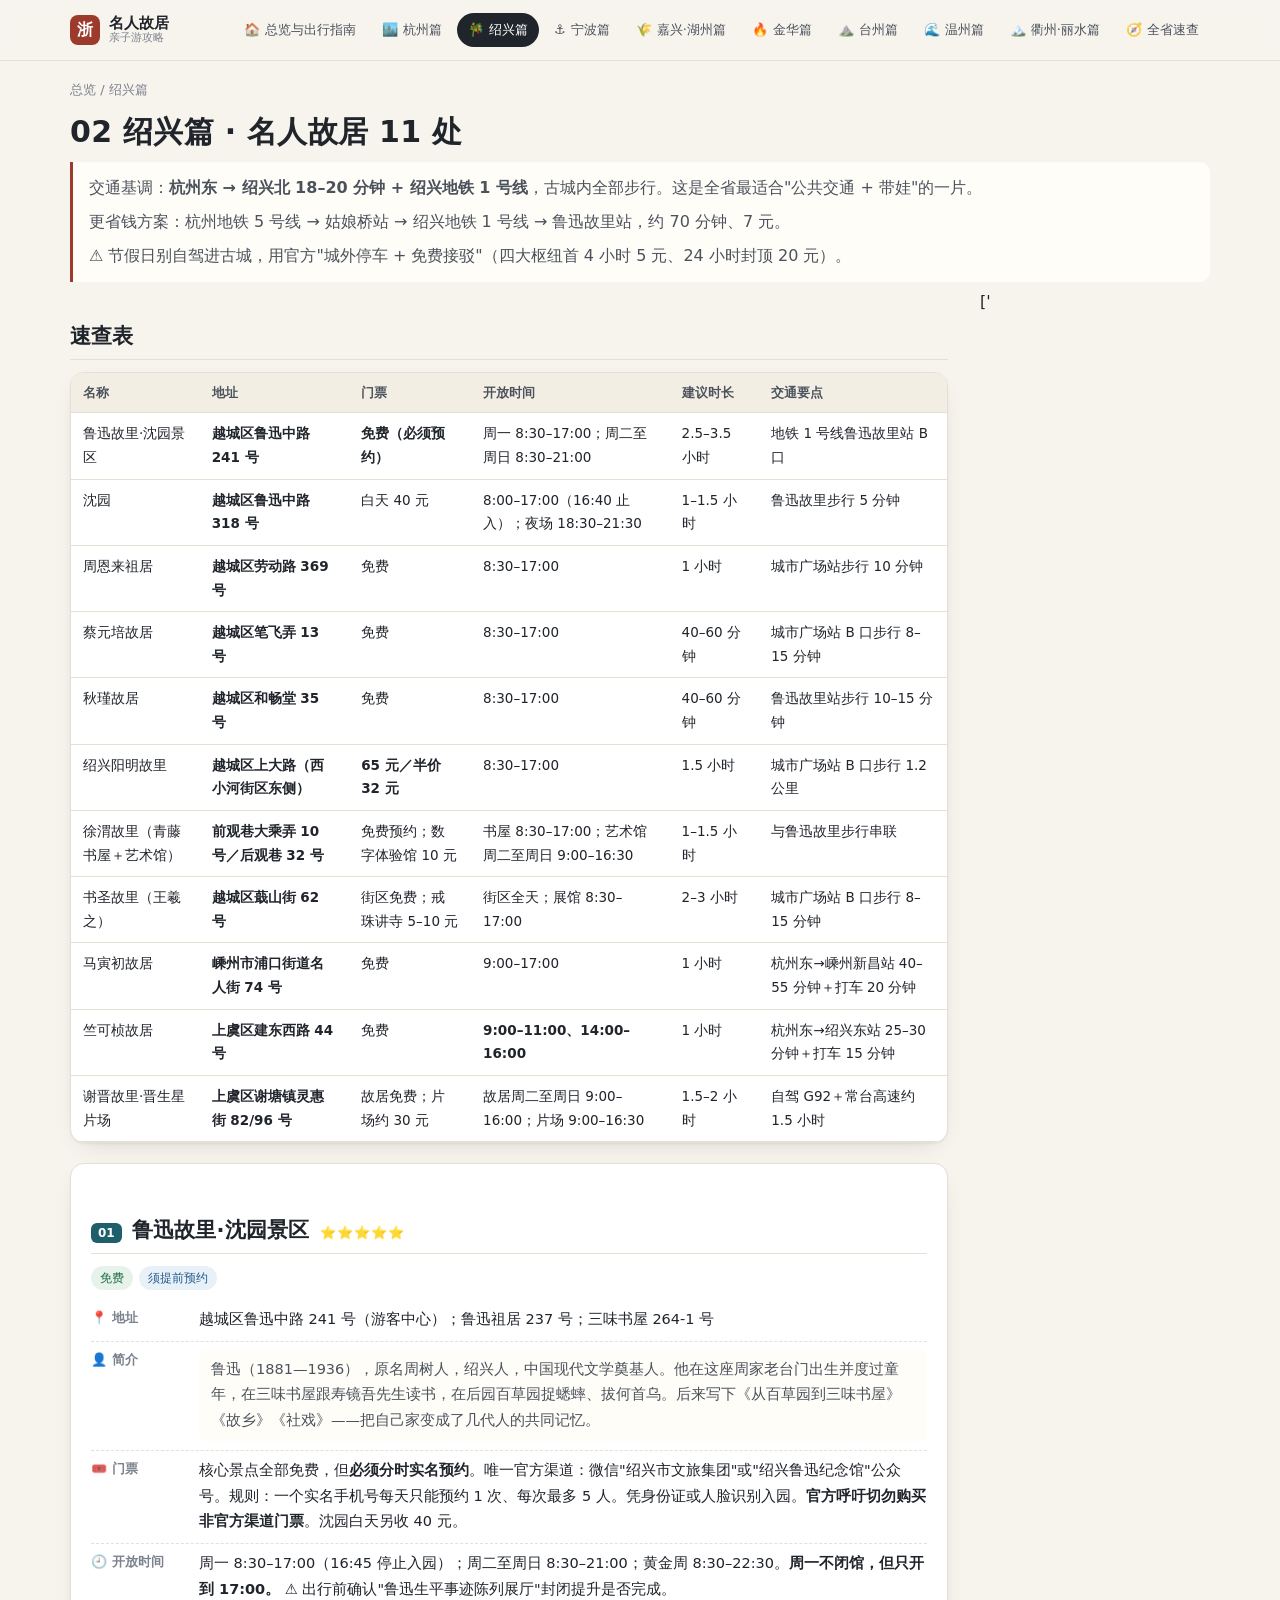
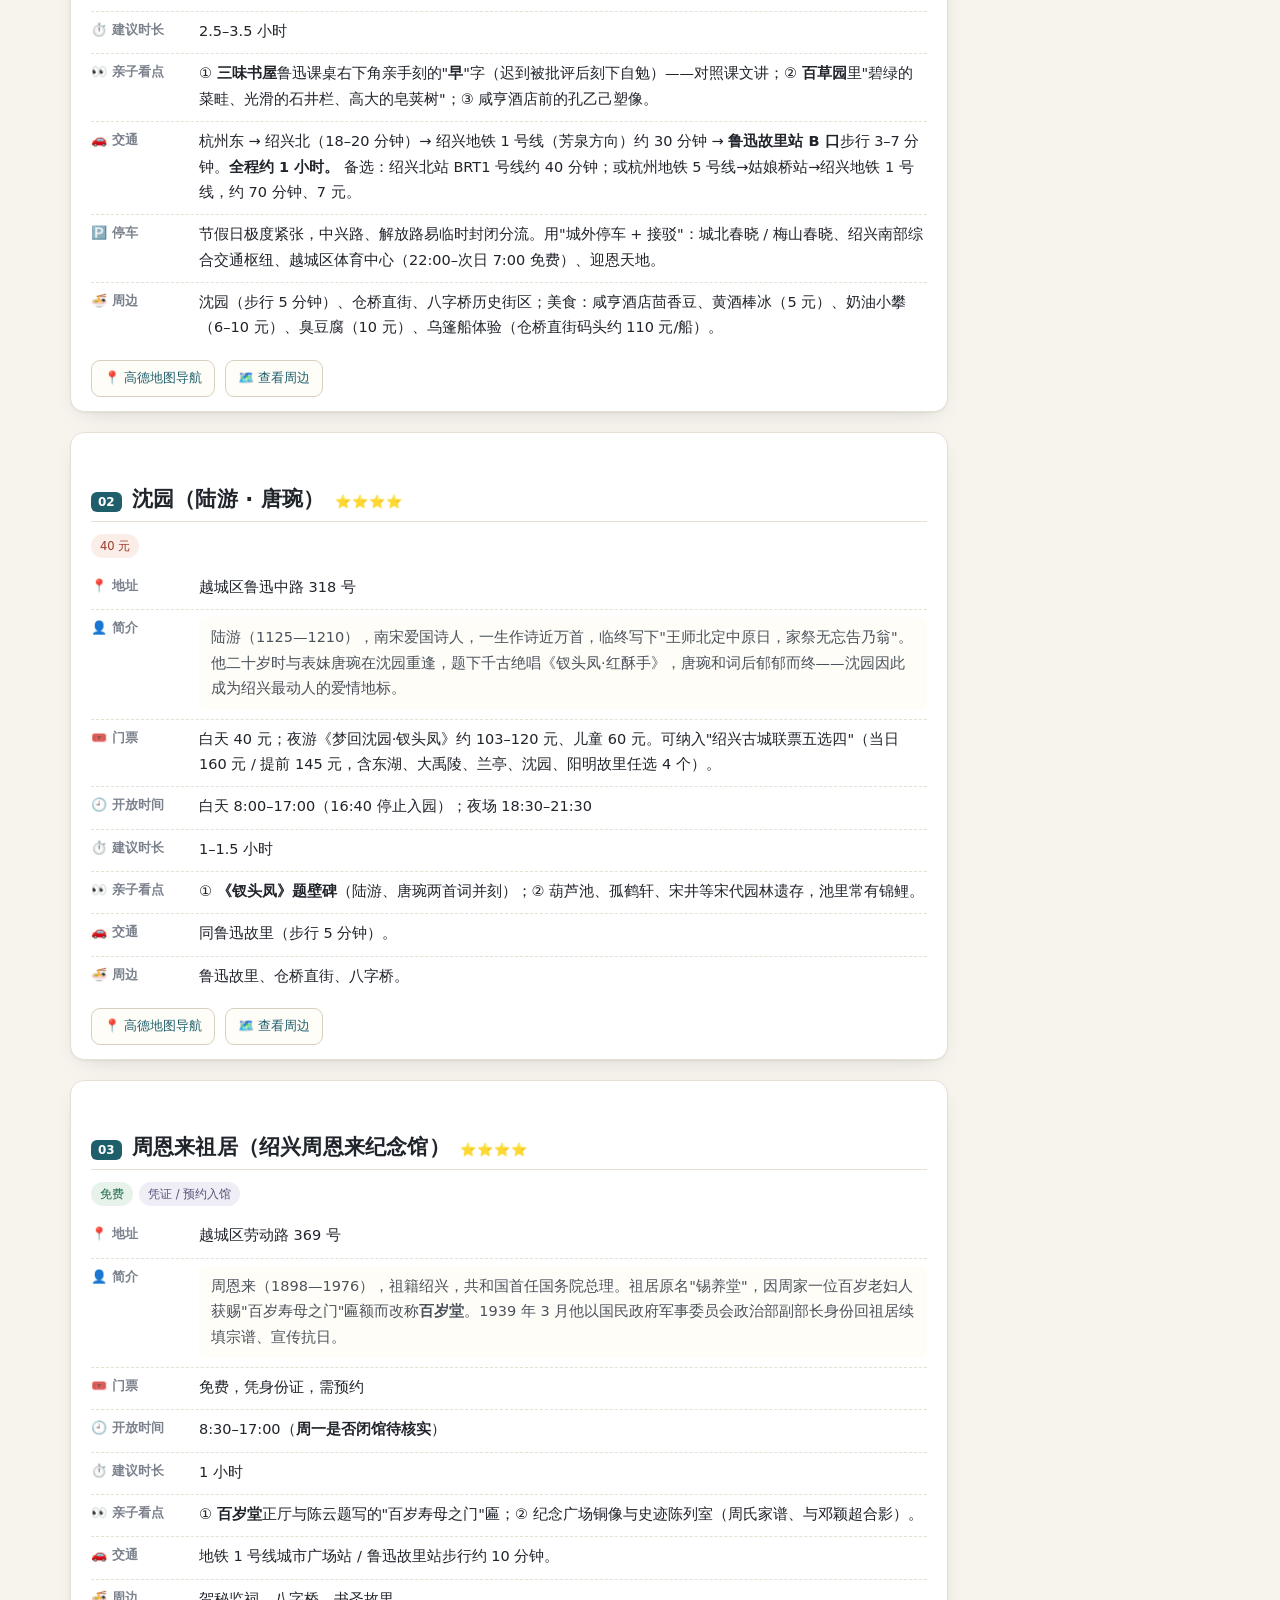
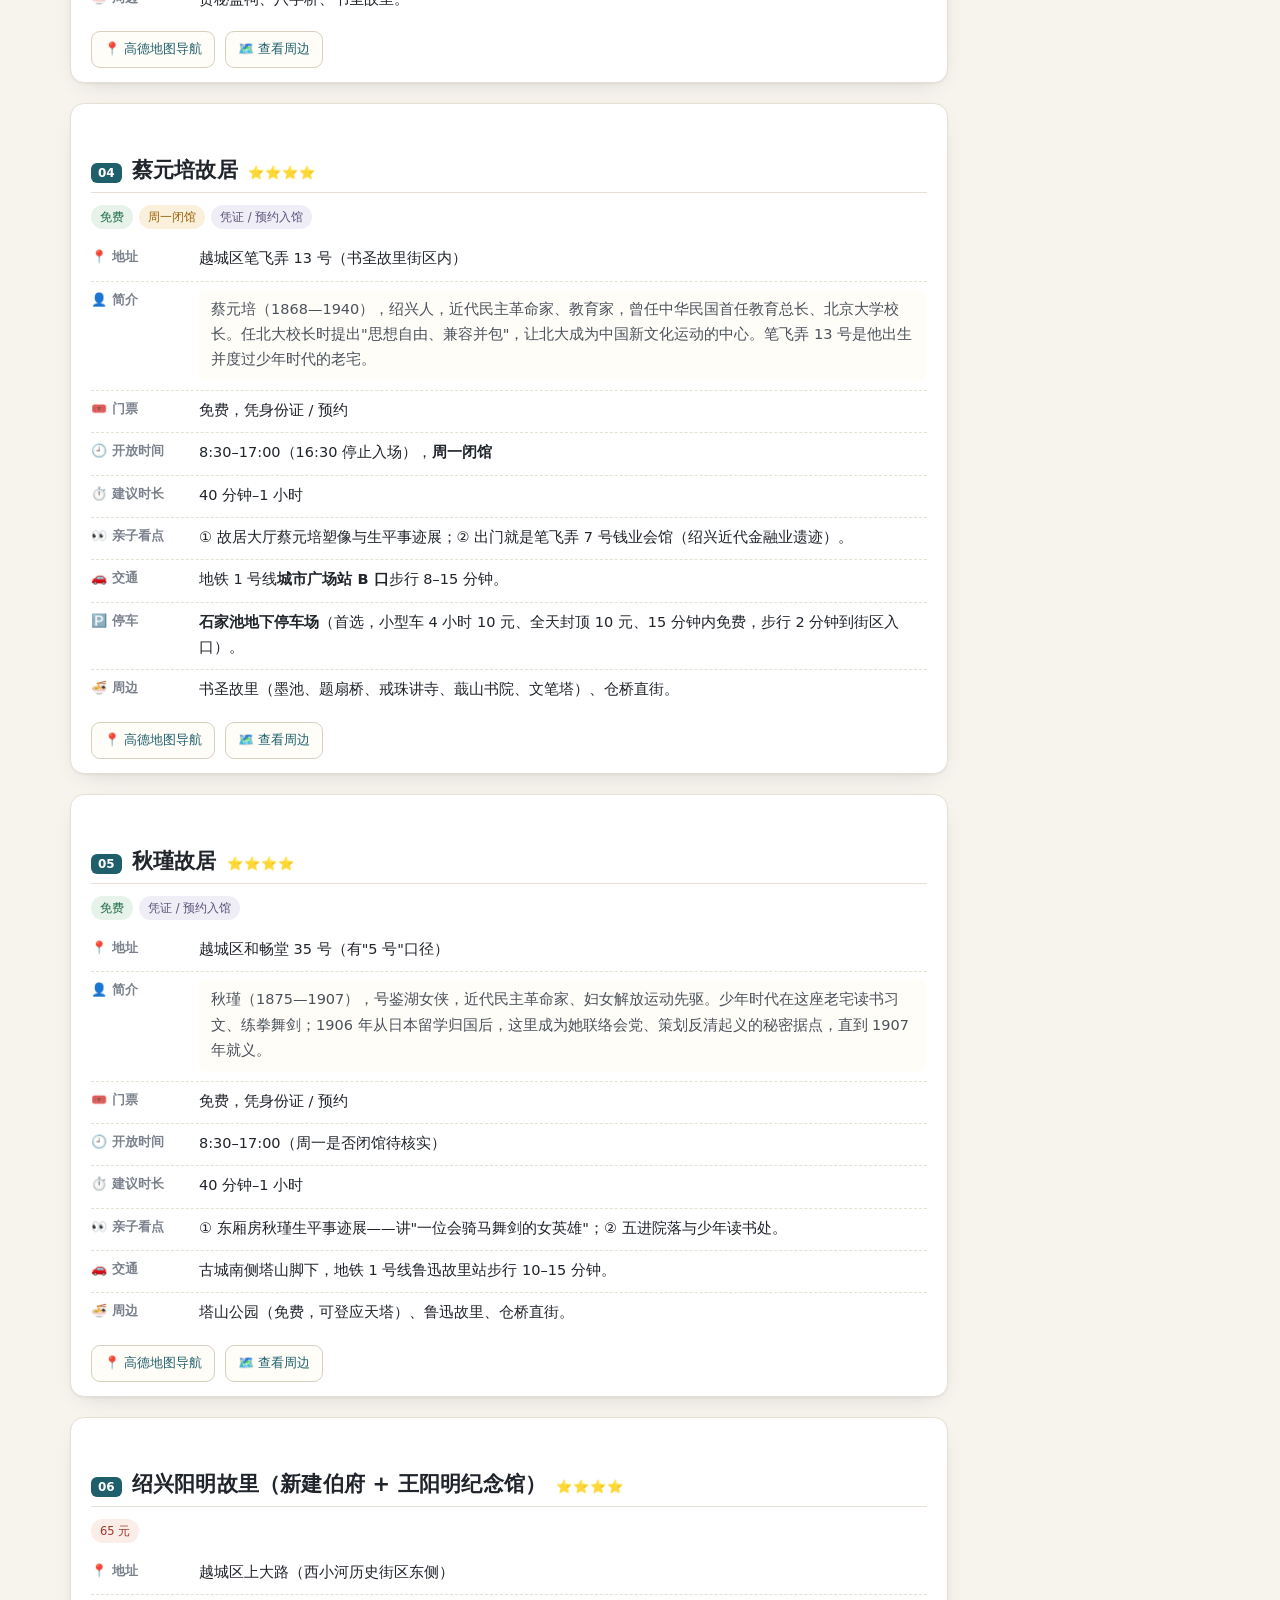
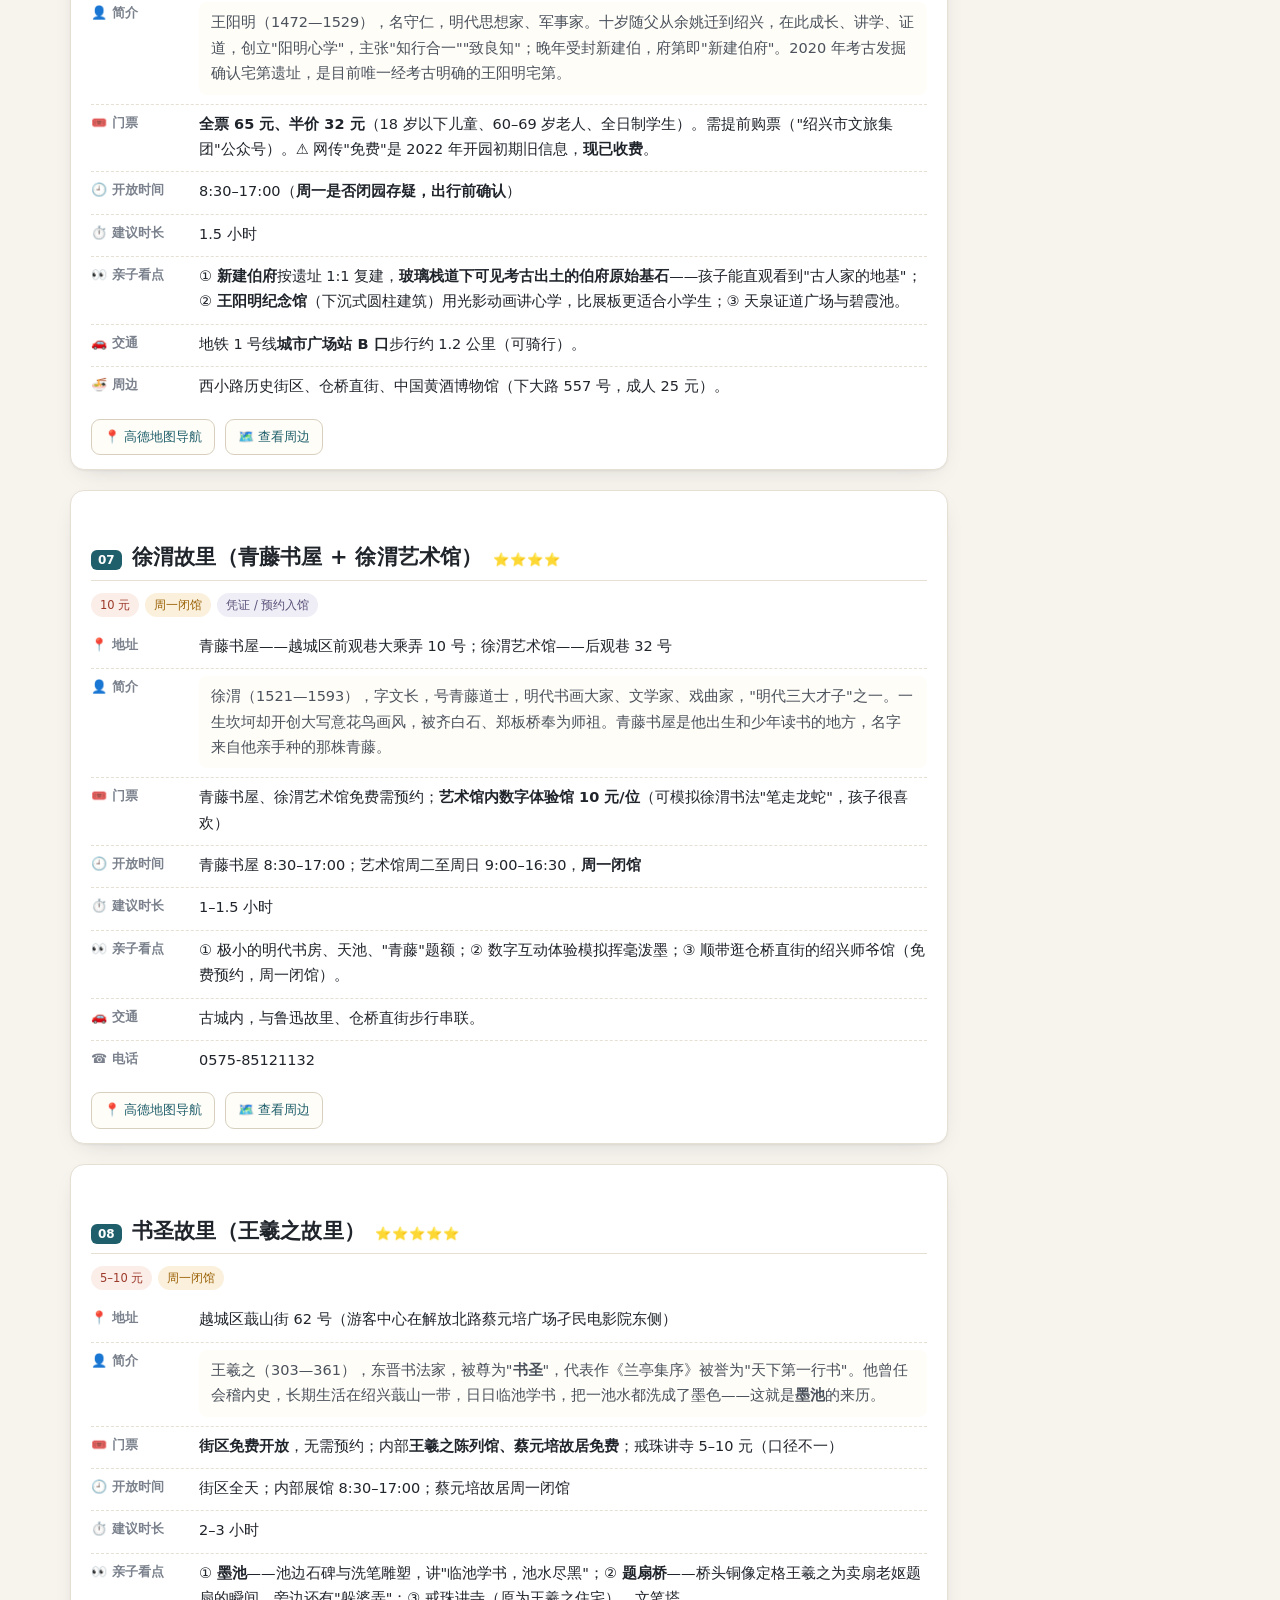
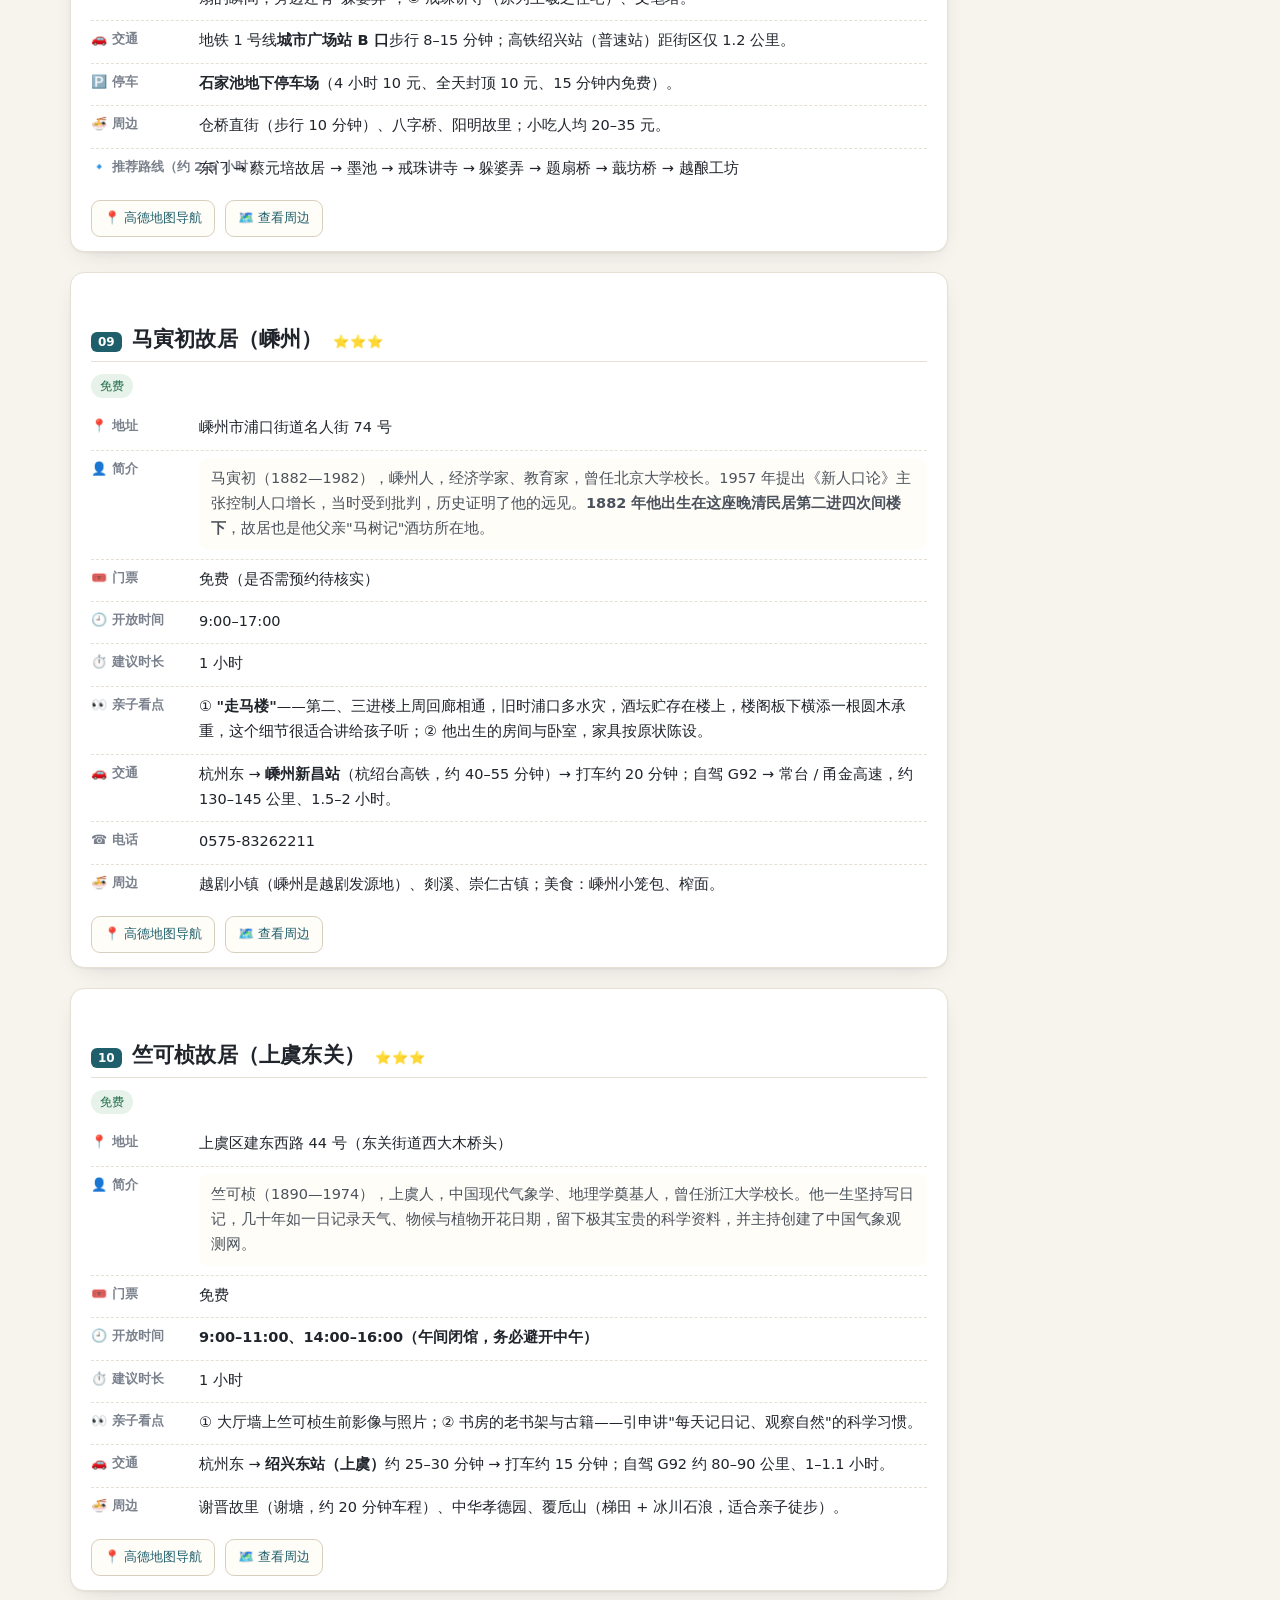
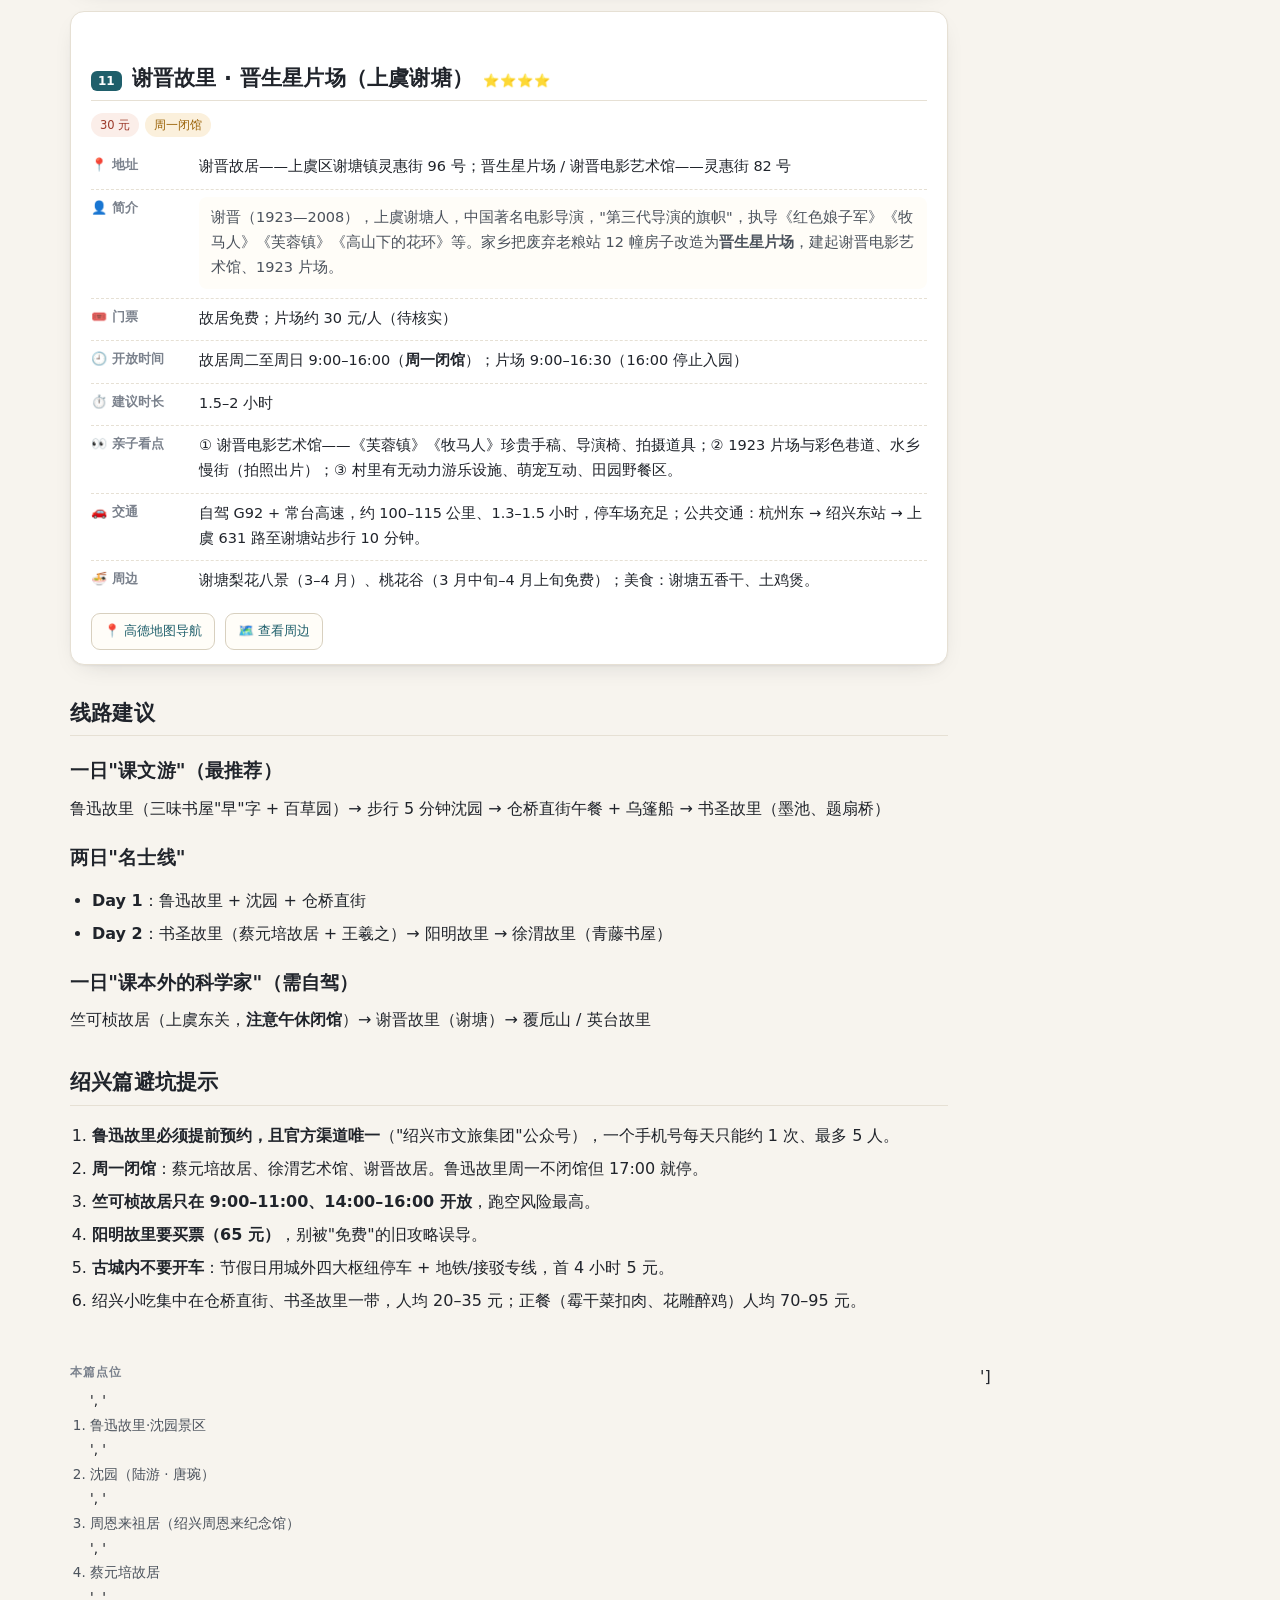
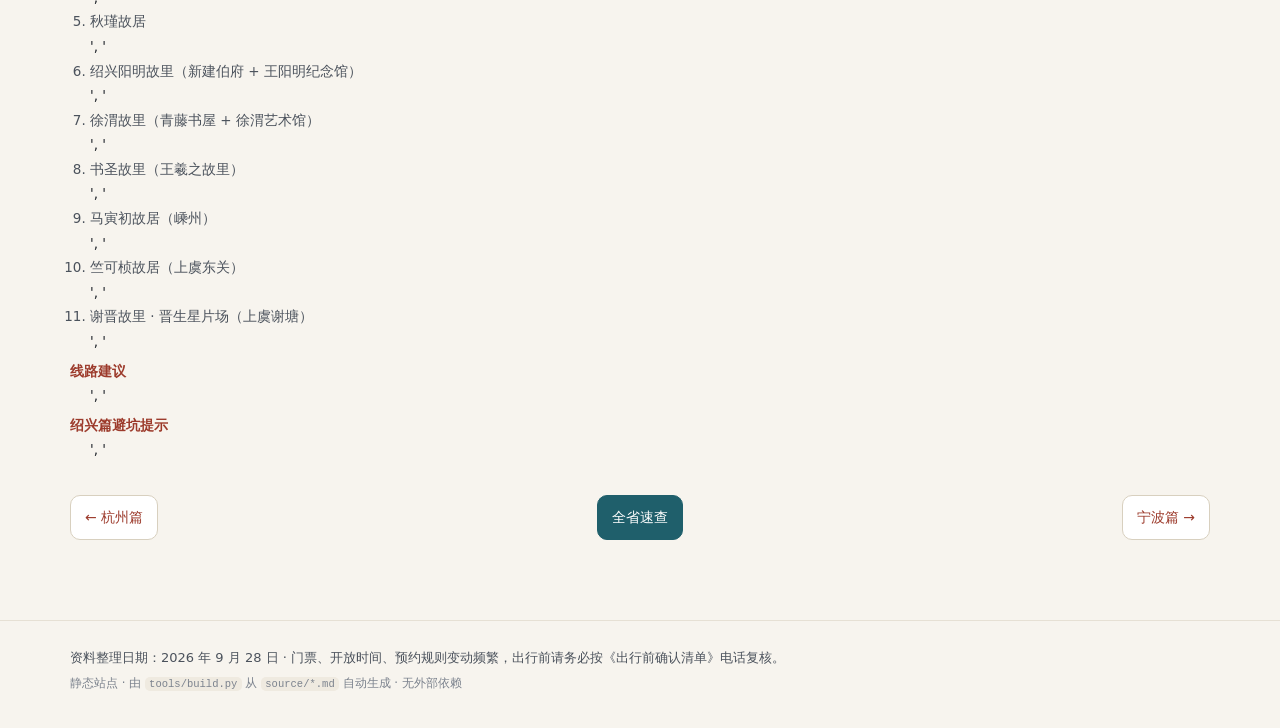
<file: 02-shaoxing.html>
<!DOCTYPE html>
<html lang="zh-CN">
<head>
<meta charset="utf-8">
<meta name="viewport" content="width=device-width, initial-scale=1">
<title>02 绍兴篇 · 名人故居 11 处 · 浙江名人故居亲子游攻略</title>
<meta name="description" content="02 绍兴篇 · 名人故居 11 处：11 处名人故居，含门票、开放时间、地址、亲子看点、自驾与公共交通双方案。">
<meta property="og:title" content="02 绍兴篇 · 名人故居 11 处">
<meta property="og:description" content="02 绍兴篇 · 名人故居 11 处：11 处名人故居，含门票、开放时间、地址、亲子看点、自驾与公共交通双方案。">
<link rel="stylesheet" href="assets/style.css">
</head>
<body>
<header class="site-head">
  <div class="wrap head-inner">
    <a class="brand" href="index.html"><span class="brand-mark">浙</span><span class="brand-txt">名人故居<em>亲子游攻略</em></span></a>
    <button class="nav-toggle" id="navToggle" aria-label="目录">☰ 目录</button>
    <nav class="topnav" id="topNav"><a class="nav-item" href="index.html"><span>🏠</span>总览与出行指南</a><a class="nav-item" href="01-hangzhou.html"><span>🏙️</span>杭州篇</a><a class="nav-item active" href="02-shaoxing.html"><span>🎋</span>绍兴篇</a><a class="nav-item" href="03-ningbo.html"><span>⚓</span>宁波篇</a><a class="nav-item" href="04-jiaxing-huzhou.html"><span>🌾</span>嘉兴·湖州篇</a><a class="nav-item" href="05-jinhua.html"><span>🔥</span>金华篇</a><a class="nav-item" href="06-taizhou.html"><span>⛰️</span>台州篇</a><a class="nav-item" href="07-wenzhou.html"><span>🌊</span>温州篇</a><a class="nav-item" href="08-quzhou-lishui.html"><span>🏔️</span>衢州·丽水篇</a><a class="nav-item" href="all.html"><span>🧭</span>全省速查</a></nav>
  </div>
</header>
<div class="wrap layout">
<nav class="crumb"><a href="index.html">总览</a> / <span>绍兴篇</span></nav>
<header class="chap-head">
<h1>02 绍兴篇 · 名人故居 11 处</h1>
<blockquote><p>交通基调：<strong>杭州东 → 绍兴北 18–20 分钟 + 绍兴地铁 1 号线</strong>，古城内全部步行。这是全省最适合"公共交通 + 带娃"的一片。</p><p>更省钱方案：杭州地铁 5 号线 → 姑娘桥站 → 绍兴地铁 1 号线 → 鲁迅故里站，约 70 分钟、7 元。</p><p>⚠️ 节假日别自驾进古城，用官方"城外停车 + 免费接驳"（四大枢纽首 4 小时 5 元、24 小时封顶 20 元）。</p></blockquote>
</header>
<div class="two-col"><div class="chap-body"><h2 id="quick">速查表</h2><div class="table-wrap"><table class="grid-table"><thead><tr><th>名称</th><th>地址</th><th>门票</th><th>开放时间</th><th>建议时长</th><th>交通要点</th></tr></thead><tbody><tr><td data-label="名称">鲁迅故里·沈园景区</td><td data-label="地址">越城区鲁迅中路 241 号</td><td data-label="门票"><strong>免费（必须预约）</strong></td><td data-label="开放时间">周一 8:30–17:00；周二至周日 8:30–21:00</td><td data-label="建议时长">2.5–3.5 小时</td><td data-label="交通要点">地铁 1 号线鲁迅故里站 B 口</td></tr><tr><td data-label="名称">沈园</td><td data-label="地址">越城区鲁迅中路 318 号</td><td data-label="门票">白天 40 元</td><td data-label="开放时间">8:00–17:00（16:40 止入）；夜场 18:30–21:30</td><td data-label="建议时长">1–1.5 小时</td><td data-label="交通要点">鲁迅故里步行 5 分钟</td></tr><tr><td data-label="名称">周恩来祖居</td><td data-label="地址">越城区劳动路 369 号</td><td data-label="门票">免费</td><td data-label="开放时间">8:30–17:00</td><td data-label="建议时长">1 小时</td><td data-label="交通要点">城市广场站步行 10 分钟</td></tr><tr><td data-label="名称">蔡元培故居</td><td data-label="地址">越城区笔飞弄 13 号</td><td data-label="门票">免费</td><td data-label="开放时间">8:30–17:00</td><td data-label="建议时长">40–60 分钟</td><td data-label="交通要点">城市广场站 B 口步行 8–15 分钟</td></tr><tr><td data-label="名称">秋瑾故居</td><td data-label="地址">越城区和畅堂 35 号</td><td data-label="门票">免费</td><td data-label="开放时间">8:30–17:00</td><td data-label="建议时长">40–60 分钟</td><td data-label="交通要点">鲁迅故里站步行 10–15 分钟</td></tr><tr><td data-label="名称">绍兴阳明故里</td><td data-label="地址">越城区上大路（西小河街区东侧）</td><td data-label="门票"><strong>65 元／半价 32 元</strong></td><td data-label="开放时间">8:30–17:00</td><td data-label="建议时长">1.5 小时</td><td data-label="交通要点">城市广场站 B 口步行 1.2 公里</td></tr><tr><td data-label="名称">徐渭故里（青藤书屋＋艺术馆）</td><td data-label="地址">前观巷大乘弄 10 号／后观巷 32 号</td><td data-label="门票">免费预约；数字体验馆 10 元</td><td data-label="开放时间">书屋 8:30–17:00；艺术馆周二至周日 9:00–16:30</td><td data-label="建议时长">1–1.5 小时</td><td data-label="交通要点">与鲁迅故里步行串联</td></tr><tr><td data-label="名称">书圣故里（王羲之）</td><td data-label="地址">越城区蕺山街 62 号</td><td data-label="门票">街区免费；戒珠讲寺 5–10 元</td><td data-label="开放时间">街区全天；展馆 8:30–17:00</td><td data-label="建议时长">2–3 小时</td><td data-label="交通要点">城市广场站 B 口步行 8–15 分钟</td></tr><tr><td data-label="名称">马寅初故居</td><td data-label="地址">嵊州市浦口街道名人街 74 号</td><td data-label="门票">免费</td><td data-label="开放时间">9:00–17:00</td><td data-label="建议时长">1 小时</td><td data-label="交通要点">杭州东→嵊州新昌站 40–55 分钟＋打车 20 分钟</td></tr><tr><td data-label="名称">竺可桢故居</td><td data-label="地址">上虞区建东西路 44 号</td><td data-label="门票">免费</td><td data-label="开放时间"><strong>9:00–11:00、14:00–16:00</strong></td><td data-label="建议时长">1 小时</td><td data-label="交通要点">杭州东→绍兴东站 25–30 分钟＋打车 15 分钟</td></tr><tr><td data-label="名称">谢晋故里·晋生星片场</td><td data-label="地址">上虞区谢塘镇灵惠街 82/96 号</td><td data-label="门票">故居免费；片场约 30 元</td><td data-label="开放时间">故居周二至周日 9:00–16:00；片场 9:00–16:30</td><td data-label="建议时长">1.5–2 小时</td><td data-label="交通要点">自驾 G92＋常台高速约 1.5 小时</td></tr></tbody></table></div><section class="spot" id="p-02-1"><h2 class="spot-title"><span class="spot-idx">01</span>鲁迅故里·沈园景区<span class="stars">⭐⭐⭐⭐⭐</span></h2><div class="badges"><span class="badge free">免费</span><span class="badge info">须提前预约</span></div><dl class="fields"><div class="frow f-addr"><dt>📍 地址</dt><dd>越城区鲁迅中路 241 号（游客中心）；鲁迅祖居 237 号；三味书屋 264-1 号</dd></div><div class="frow f-intro"><dt>👤 简介</dt><dd>鲁迅（1881—1936），原名周树人，绍兴人，中国现代文学奠基人。他在这座周家老台门出生并度过童年，在三味书屋跟寿镜吾先生读书，在后园百草园捉蟋蟀、拔何首乌。后来写下《从百草园到三味书屋》《故乡》《社戏》——把自己家变成了几代人的共同记忆。</dd></div><div class="frow f-"><dt>🎟️ 门票</dt><dd>核心景点全部免费，但<strong>必须分时实名预约</strong>。唯一官方渠道：微信"绍兴市文旅集团"或"绍兴鲁迅纪念馆"公众号。规则：一个实名手机号每天只能预约 1 次、每次最多 5 人。凭身份证或人脸识别入园。<strong>官方呼吁切勿购买非官方渠道门票</strong>。沈园白天另收 40 元。</dd></div><div class="frow f-"><dt>🕘 开放时间</dt><dd>周一 8:30–17:00（16:45 停止入园）；周二至周日 8:30–21:00；黄金周 8:30–22:30。<strong>周一不闭馆，但只开到 17:00。</strong> ⚠️ 出行前确认"鲁迅生平事迹陈列展厅"封闭提升是否完成。</dd></div><div class="frow f-"><dt>⏱️ 建议时长</dt><dd>2.5–3.5 小时</dd></div><div class="frow f-"><dt>👀 亲子看点</dt><dd>① <strong>三味书屋</strong>鲁迅课桌右下角亲手刻的"<strong>早</strong>"字（迟到被批评后刻下自勉）——对照课文讲；② <strong>百草园</strong>里"碧绿的菜畦、光滑的石井栏、高大的皂荚树"；③ 咸亨酒店前的孔乙己塑像。</dd></div><div class="frow f-"><dt>🚗 交通</dt><dd>杭州东 → 绍兴北（18–20 分钟）→ 绍兴地铁 1 号线（芳泉方向）约 30 分钟 → <strong>鲁迅故里站 B 口</strong>步行 3–7 分钟。<strong>全程约 1 小时。</strong> 备选：绍兴北站 BRT1 号线约 40 分钟；或杭州地铁 5 号线→姑娘桥站→绍兴地铁 1 号线，约 70 分钟、7 元。</dd></div><div class="frow f-"><dt>🅿️ 停车</dt><dd>节假日极度紧张，中兴路、解放路易临时封闭分流。用"城外停车 + 接驳"：城北春晓 / 梅山春晓、绍兴南部综合交通枢纽、越城区体育中心（22:00–次日 7:00 免费）、迎恩天地。</dd></div><div class="frow f-"><dt>🍜 周边</dt><dd>沈园（步行 5 分钟）、仓桥直街、八字桥历史街区；美食：咸亨酒店茴香豆、黄酒棒冰（5 元）、奶油小攀（6–10 元）、臭豆腐（10 元）、乌篷船体验（仓桥直街码头约 110 元/船）。</dd></div></dl><div class="spot-actions"><a class="nav-btn" target="_blank" rel="noopener" href="https://uri.amap.com/search?keyword=%E8%B6%8A%E5%9F%8E%E5%8C%BA%E9%B2%81%E8%BF%85%E4%B8%AD%E8%B7%AF+241+%E5%8F%B7%EF%BC%88%E6%B8%B8%E5%AE%A2%E4%B8%AD%E5%BF%83%EF%BC%89%EF%BC%9B%E9%B2%81%E8%BF%85%E7%A5%96%E5%B1%85+237+%E5%8F%B7%EF%BC%9B%E4%B8%89%E5%91%B3%E4%B9%A6%E5%B1%8B+264-1+%E5%8F%B7+%E9%B2%81%E8%BF%85%E6%95%85%E9%87%8C%C2%B7%E6%B2%88%E5%9B%AD%E6%99%AF%E5%8C%BA">📍 高德地图导航</a><a class="nav-btn" target="_blank" rel="noopener" href="https://www.amap.com/search?query=%E8%B6%8A%E5%9F%8E%E5%8C%BA%E9%B2%81%E8%BF%85%E4%B8%AD%E8%B7%AF+241+%E5%8F%B7%EF%BC%88%E6%B8%B8%E5%AE%A2%E4%B8%AD%E5%BF%83%EF%BC%89%EF%BC%9B%E9%B2%81%E8%BF%85%E7%A5%96%E5%B1%85+237+%E5%8F%B7%EF%BC%9B%E4%B8%89%E5%91%B3%E4%B9%A6%E5%B1%8B+264-1+%E5%8F%B7+%E9%B2%81%E8%BF%85%E6%95%85%E9%87%8C%C2%B7%E6%B2%88%E5%9B%AD%E6%99%AF%E5%8C%BA">🗺️ 查看周边</a></div></section><section class="spot" id="p-02-2"><h2 class="spot-title"><span class="spot-idx">02</span>沈园（陆游 · 唐琬）<span class="stars">⭐⭐⭐⭐</span></h2><div class="badges"><span class="badge paid">40 元</span></div><dl class="fields"><div class="frow f-addr"><dt>📍 地址</dt><dd>越城区鲁迅中路 318 号</dd></div><div class="frow f-intro"><dt>👤 简介</dt><dd>陆游（1125—1210），南宋爱国诗人，一生作诗近万首，临终写下"王师北定中原日，家祭无忘告乃翁"。他二十岁时与表妹唐琬在沈园重逢，题下千古绝唱《钗头凤·红酥手》，唐琬和词后郁郁而终——沈园因此成为绍兴最动人的爱情地标。</dd></div><div class="frow f-"><dt>🎟️ 门票</dt><dd>白天 40 元；夜游《梦回沈园·钗头凤》约 103–120 元、儿童 60 元。可纳入"绍兴古城联票五选四"（当日 160 元 / 提前 145 元，含东湖、大禹陵、兰亭、沈园、阳明故里任选 4 个）。</dd></div><div class="frow f-"><dt>🕘 开放时间</dt><dd>白天 8:00–17:00（16:40 停止入园）；夜场 18:30–21:30</dd></div><div class="frow f-"><dt>⏱️ 建议时长</dt><dd>1–1.5 小时</dd></div><div class="frow f-"><dt>👀 亲子看点</dt><dd>① <strong>《钗头凤》题壁碑</strong>（陆游、唐琬两首词并刻）；② 葫芦池、孤鹤轩、宋井等宋代园林遗存，池里常有锦鲤。</dd></div><div class="frow f-"><dt>🚗 交通</dt><dd>同鲁迅故里（步行 5 分钟）。</dd></div><div class="frow f-"><dt>🍜 周边</dt><dd>鲁迅故里、仓桥直街、八字桥。</dd></div></dl><div class="spot-actions"><a class="nav-btn" target="_blank" rel="noopener" href="https://uri.amap.com/search?keyword=%E8%B6%8A%E5%9F%8E%E5%8C%BA%E9%B2%81%E8%BF%85%E4%B8%AD%E8%B7%AF+318+%E5%8F%B7+%E6%B2%88%E5%9B%AD%EF%BC%88%E9%99%86%E6%B8%B8+%C2%B7+%E5%94%90%E7%90%AC%EF%BC%89">📍 高德地图导航</a><a class="nav-btn" target="_blank" rel="noopener" href="https://www.amap.com/search?query=%E8%B6%8A%E5%9F%8E%E5%8C%BA%E9%B2%81%E8%BF%85%E4%B8%AD%E8%B7%AF+318+%E5%8F%B7+%E6%B2%88%E5%9B%AD%EF%BC%88%E9%99%86%E6%B8%B8+%C2%B7+%E5%94%90%E7%90%AC%EF%BC%89">🗺️ 查看周边</a></div></section><section class="spot" id="p-02-3"><h2 class="spot-title"><span class="spot-idx">03</span>周恩来祖居（绍兴周恩来纪念馆）<span class="stars">⭐⭐⭐⭐</span></h2><div class="badges"><span class="badge free">免费</span><span class="badge soft">凭证 / 预约入馆</span></div><dl class="fields"><div class="frow f-addr"><dt>📍 地址</dt><dd>越城区劳动路 369 号</dd></div><div class="frow f-intro"><dt>👤 简介</dt><dd>周恩来（1898—1976），祖籍绍兴，共和国首任国务院总理。祖居原名"锡养堂"，因周家一位百岁老妇人获赐"百岁寿母之门"匾额而改称<strong>百岁堂</strong>。1939 年 3 月他以国民政府军事委员会政治部副部长身份回祖居续填宗谱、宣传抗日。</dd></div><div class="frow f-"><dt>🎟️ 门票</dt><dd>免费，凭身份证，需预约</dd></div><div class="frow f-"><dt>🕘 开放时间</dt><dd>8:30–17:00（<strong>周一是否闭馆待核实</strong>）</dd></div><div class="frow f-"><dt>⏱️ 建议时长</dt><dd>1 小时</dd></div><div class="frow f-"><dt>👀 亲子看点</dt><dd>① <strong>百岁堂</strong>正厅与陈云题写的"百岁寿母之门"匾；② 纪念广场铜像与史迹陈列室（周氏家谱、与邓颖超合影）。</dd></div><div class="frow f-"><dt>🚗 交通</dt><dd>地铁 1 号线城市广场站 / 鲁迅故里站步行约 10 分钟。</dd></div><div class="frow f-"><dt>🍜 周边</dt><dd>贺秘监祠、八字桥、书圣故里。</dd></div></dl><div class="spot-actions"><a class="nav-btn" target="_blank" rel="noopener" href="https://uri.amap.com/search?keyword=%E8%B6%8A%E5%9F%8E%E5%8C%BA%E5%8A%B3%E5%8A%A8%E8%B7%AF+369+%E5%8F%B7+%E5%91%A8%E6%81%A9%E6%9D%A5%E7%A5%96%E5%B1%85%EF%BC%88%E7%BB%8D%E5%85%B4%E5%91%A8%E6%81%A9%E6%9D%A5%E7%BA%AA%E5%BF%B5%E9%A6%86%EF%BC%89">📍 高德地图导航</a><a class="nav-btn" target="_blank" rel="noopener" href="https://www.amap.com/search?query=%E8%B6%8A%E5%9F%8E%E5%8C%BA%E5%8A%B3%E5%8A%A8%E8%B7%AF+369+%E5%8F%B7+%E5%91%A8%E6%81%A9%E6%9D%A5%E7%A5%96%E5%B1%85%EF%BC%88%E7%BB%8D%E5%85%B4%E5%91%A8%E6%81%A9%E6%9D%A5%E7%BA%AA%E5%BF%B5%E9%A6%86%EF%BC%89">🗺️ 查看周边</a></div></section><section class="spot" id="p-02-4"><h2 class="spot-title"><span class="spot-idx">04</span>蔡元培故居<span class="stars">⭐⭐⭐⭐</span></h2><div class="badges"><span class="badge free">免费</span><span class="badge warn">周一闭馆</span><span class="badge soft">凭证 / 预约入馆</span></div><dl class="fields"><div class="frow f-addr"><dt>📍 地址</dt><dd>越城区笔飞弄 13 号（书圣故里街区内）</dd></div><div class="frow f-intro"><dt>👤 简介</dt><dd>蔡元培（1868—1940），绍兴人，近代民主革命家、教育家，曾任中华民国首任教育总长、北京大学校长。任北大校长时提出"思想自由、兼容并包"，让北大成为中国新文化运动的中心。笔飞弄 13 号是他出生并度过少年时代的老宅。</dd></div><div class="frow f-"><dt>🎟️ 门票</dt><dd>免费，凭身份证 / 预约</dd></div><div class="frow f-"><dt>🕘 开放时间</dt><dd>8:30–17:00（16:30 停止入场），<strong>周一闭馆</strong></dd></div><div class="frow f-"><dt>⏱️ 建议时长</dt><dd>40 分钟–1 小时</dd></div><div class="frow f-"><dt>👀 亲子看点</dt><dd>① 故居大厅蔡元培塑像与生平事迹展；② 出门就是笔飞弄 7 号钱业会馆（绍兴近代金融业遗迹）。</dd></div><div class="frow f-"><dt>🚗 交通</dt><dd>地铁 1 号线<strong>城市广场站 B 口</strong>步行 8–15 分钟。</dd></div><div class="frow f-"><dt>🅿️ 停车</dt><dd><strong>石家池地下停车场</strong>（首选，小型车 4 小时 10 元、全天封顶 10 元、15 分钟内免费，步行 2 分钟到街区入口）。</dd></div><div class="frow f-"><dt>🍜 周边</dt><dd>书圣故里（墨池、题扇桥、戒珠讲寺、蕺山书院、文笔塔）、仓桥直街。</dd></div></dl><div class="spot-actions"><a class="nav-btn" target="_blank" rel="noopener" href="https://uri.amap.com/search?keyword=%E8%B6%8A%E5%9F%8E%E5%8C%BA%E7%AC%94%E9%A3%9E%E5%BC%84+13+%E5%8F%B7%EF%BC%88%E4%B9%A6%E5%9C%A3%E6%95%85%E9%87%8C%E8%A1%97%E5%8C%BA%E5%86%85%EF%BC%89+%E8%94%A1%E5%85%83%E5%9F%B9%E6%95%85%E5%B1%85">📍 高德地图导航</a><a class="nav-btn" target="_blank" rel="noopener" href="https://www.amap.com/search?query=%E8%B6%8A%E5%9F%8E%E5%8C%BA%E7%AC%94%E9%A3%9E%E5%BC%84+13+%E5%8F%B7%EF%BC%88%E4%B9%A6%E5%9C%A3%E6%95%85%E9%87%8C%E8%A1%97%E5%8C%BA%E5%86%85%EF%BC%89+%E8%94%A1%E5%85%83%E5%9F%B9%E6%95%85%E5%B1%85">🗺️ 查看周边</a></div></section><section class="spot" id="p-02-5"><h2 class="spot-title"><span class="spot-idx">05</span>秋瑾故居<span class="stars">⭐⭐⭐⭐</span></h2><div class="badges"><span class="badge free">免费</span><span class="badge soft">凭证 / 预约入馆</span></div><dl class="fields"><div class="frow f-addr"><dt>📍 地址</dt><dd>越城区和畅堂 35 号（有"5 号"口径）</dd></div><div class="frow f-intro"><dt>👤 简介</dt><dd>秋瑾（1875—1907），号鉴湖女侠，近代民主革命家、妇女解放运动先驱。少年时代在这座老宅读书习文、练拳舞剑；1906 年从日本留学归国后，这里成为她联络会党、策划反清起义的秘密据点，直到 1907 年就义。</dd></div><div class="frow f-"><dt>🎟️ 门票</dt><dd>免费，凭身份证 / 预约</dd></div><div class="frow f-"><dt>🕘 开放时间</dt><dd>8:30–17:00（周一是否闭馆待核实）</dd></div><div class="frow f-"><dt>⏱️ 建议时长</dt><dd>40 分钟–1 小时</dd></div><div class="frow f-"><dt>👀 亲子看点</dt><dd>① 东厢房秋瑾生平事迹展——讲"一位会骑马舞剑的女英雄"；② 五进院落与少年读书处。</dd></div><div class="frow f-"><dt>🚗 交通</dt><dd>古城南侧塔山脚下，地铁 1 号线鲁迅故里站步行 10–15 分钟。</dd></div><div class="frow f-"><dt>🍜 周边</dt><dd>塔山公园（免费，可登应天塔）、鲁迅故里、仓桥直街。</dd></div></dl><div class="spot-actions"><a class="nav-btn" target="_blank" rel="noopener" href="https://uri.amap.com/search?keyword=%E8%B6%8A%E5%9F%8E%E5%8C%BA%E5%92%8C%E7%95%85%E5%A0%82+35+%E5%8F%B7%EF%BC%88%E6%9C%89%225+%E5%8F%B7%22%E5%8F%A3%E5%BE%84%EF%BC%89+%E7%A7%8B%E7%91%BE%E6%95%85%E5%B1%85">📍 高德地图导航</a><a class="nav-btn" target="_blank" rel="noopener" href="https://www.amap.com/search?query=%E8%B6%8A%E5%9F%8E%E5%8C%BA%E5%92%8C%E7%95%85%E5%A0%82+35+%E5%8F%B7%EF%BC%88%E6%9C%89%225+%E5%8F%B7%22%E5%8F%A3%E5%BE%84%EF%BC%89+%E7%A7%8B%E7%91%BE%E6%95%85%E5%B1%85">🗺️ 查看周边</a></div></section><section class="spot" id="p-02-6"><h2 class="spot-title"><span class="spot-idx">06</span>绍兴阳明故里（新建伯府 + 王阳明纪念馆）<span class="stars">⭐⭐⭐⭐</span></h2><div class="badges"><span class="badge paid">65 元</span></div><dl class="fields"><div class="frow f-addr"><dt>📍 地址</dt><dd>越城区上大路（西小河历史街区东侧）</dd></div><div class="frow f-intro"><dt>👤 简介</dt><dd>王阳明（1472—1529），名守仁，明代思想家、军事家。十岁随父从余姚迁到绍兴，在此成长、讲学、证道，创立"阳明心学"，主张"知行合一""致良知"；晚年受封新建伯，府第即"新建伯府"。2020 年考古发掘确认宅第遗址，是目前唯一经考古明确的王阳明宅第。</dd></div><div class="frow f-"><dt>🎟️ 门票</dt><dd><strong>全票 65 元、半价 32 元</strong>（18 岁以下儿童、60–69 岁老人、全日制学生）。需提前购票（"绍兴市文旅集团"公众号）。⚠️ 网传"免费"是 2022 年开园初期旧信息，<strong>现已收费</strong>。</dd></div><div class="frow f-"><dt>🕘 开放时间</dt><dd>8:30–17:00（<strong>周一是否闭园存疑，出行前确认</strong>）</dd></div><div class="frow f-"><dt>⏱️ 建议时长</dt><dd>1.5 小时</dd></div><div class="frow f-"><dt>👀 亲子看点</dt><dd>① <strong>新建伯府</strong>按遗址 1:1 复建，<strong>玻璃栈道下可见考古出土的伯府原始基石</strong>——孩子能直观看到"古人家的地基"；② <strong>王阳明纪念馆</strong>（下沉式圆柱建筑）用光影动画讲心学，比展板更适合小学生；③ 天泉证道广场与碧霞池。</dd></div><div class="frow f-"><dt>🚗 交通</dt><dd>地铁 1 号线<strong>城市广场站 B 口</strong>步行约 1.2 公里（可骑行）。</dd></div><div class="frow f-"><dt>🍜 周边</dt><dd>西小路历史街区、仓桥直街、中国黄酒博物馆（下大路 557 号，成人 25 元）。</dd></div></dl><div class="spot-actions"><a class="nav-btn" target="_blank" rel="noopener" href="https://uri.amap.com/search?keyword=%E8%B6%8A%E5%9F%8E%E5%8C%BA%E4%B8%8A%E5%A4%A7%E8%B7%AF%EF%BC%88%E8%A5%BF%E5%B0%8F%E6%B2%B3%E5%8E%86%E5%8F%B2%E8%A1%97%E5%8C%BA%E4%B8%9C%E4%BE%A7%EF%BC%89+%E7%BB%8D%E5%85%B4%E9%98%B3%E6%98%8E%E6%95%85%E9%87%8C%EF%BC%88%E6%96%B0%E5%BB%BA%E4%BC%AF%E5%BA%9C+%2B+%E7%8E%8B%E9%98%B3%E6%98%8E%E7%BA%AA%E5%BF%B5%E9%A6%86%EF%BC%89">📍 高德地图导航</a><a class="nav-btn" target="_blank" rel="noopener" href="https://www.amap.com/search?query=%E8%B6%8A%E5%9F%8E%E5%8C%BA%E4%B8%8A%E5%A4%A7%E8%B7%AF%EF%BC%88%E8%A5%BF%E5%B0%8F%E6%B2%B3%E5%8E%86%E5%8F%B2%E8%A1%97%E5%8C%BA%E4%B8%9C%E4%BE%A7%EF%BC%89+%E7%BB%8D%E5%85%B4%E9%98%B3%E6%98%8E%E6%95%85%E9%87%8C%EF%BC%88%E6%96%B0%E5%BB%BA%E4%BC%AF%E5%BA%9C+%2B+%E7%8E%8B%E9%98%B3%E6%98%8E%E7%BA%AA%E5%BF%B5%E9%A6%86%EF%BC%89">🗺️ 查看周边</a></div></section><section class="spot" id="p-02-7"><h2 class="spot-title"><span class="spot-idx">07</span>徐渭故里（青藤书屋 + 徐渭艺术馆）<span class="stars">⭐⭐⭐⭐</span></h2><div class="badges"><span class="badge paid">10 元</span><span class="badge warn">周一闭馆</span><span class="badge soft">凭证 / 预约入馆</span></div><dl class="fields"><div class="frow f-addr"><dt>📍 地址</dt><dd>青藤书屋——越城区前观巷大乘弄 10 号；徐渭艺术馆——后观巷 32 号</dd></div><div class="frow f-intro"><dt>👤 简介</dt><dd>徐渭（1521—1593），字文长，号青藤道士，明代书画大家、文学家、戏曲家，"明代三大才子"之一。一生坎坷却开创大写意花鸟画风，被齐白石、郑板桥奉为师祖。青藤书屋是他出生和少年读书的地方，名字来自他亲手种的那株青藤。</dd></div><div class="frow f-"><dt>🎟️ 门票</dt><dd>青藤书屋、徐渭艺术馆免费需预约；<strong>艺术馆内数字体验馆 10 元/位</strong>（可模拟徐渭书法"笔走龙蛇"，孩子很喜欢）</dd></div><div class="frow f-"><dt>🕘 开放时间</dt><dd>青藤书屋 8:30–17:00；艺术馆周二至周日 9:00–16:30，<strong>周一闭馆</strong></dd></div><div class="frow f-"><dt>⏱️ 建议时长</dt><dd>1–1.5 小时</dd></div><div class="frow f-"><dt>👀 亲子看点</dt><dd>① 极小的明代书房、天池、"青藤"题额；② 数字互动体验模拟挥毫泼墨；③ 顺带逛仓桥直街的绍兴师爷馆（免费预约，周一闭馆）。</dd></div><div class="frow f-"><dt>🚗 交通</dt><dd>古城内，与鲁迅故里、仓桥直街步行串联。</dd></div><div class="frow f-"><dt>☎️ 电话</dt><dd>0575-85121132</dd></div></dl><div class="spot-actions"><a class="nav-btn" target="_blank" rel="noopener" href="https://uri.amap.com/search?keyword=%E9%9D%92%E8%97%A4%E4%B9%A6%E5%B1%8B%E2%80%94%E2%80%94%E8%B6%8A%E5%9F%8E%E5%8C%BA%E5%89%8D%E8%A7%82%E5%B7%B7%E5%A4%A7%E4%B9%98%E5%BC%84+10+%E5%8F%B7%EF%BC%9B%E5%BE%90%E6%B8%AD%E8%89%BA%E6%9C%AF%E9%A6%86%E2%80%94%E2%80%94%E5%90%8E%E8%A7%82%E5%B7%B7+32+%E5%8F%B7+%E5%BE%90%E6%B8%AD%E6%95%85%E9%87%8C%EF%BC%88%E9%9D%92%E8%97%A4%E4%B9%A6%E5%B1%8B+%2B+%E5%BE%90%E6%B8%AD%E8%89%BA%E6%9C%AF%E9%A6%86%EF%BC%89">📍 高德地图导航</a><a class="nav-btn" target="_blank" rel="noopener" href="https://www.amap.com/search?query=%E9%9D%92%E8%97%A4%E4%B9%A6%E5%B1%8B%E2%80%94%E2%80%94%E8%B6%8A%E5%9F%8E%E5%8C%BA%E5%89%8D%E8%A7%82%E5%B7%B7%E5%A4%A7%E4%B9%98%E5%BC%84+10+%E5%8F%B7%EF%BC%9B%E5%BE%90%E6%B8%AD%E8%89%BA%E6%9C%AF%E9%A6%86%E2%80%94%E2%80%94%E5%90%8E%E8%A7%82%E5%B7%B7+32+%E5%8F%B7+%E5%BE%90%E6%B8%AD%E6%95%85%E9%87%8C%EF%BC%88%E9%9D%92%E8%97%A4%E4%B9%A6%E5%B1%8B+%2B+%E5%BE%90%E6%B8%AD%E8%89%BA%E6%9C%AF%E9%A6%86%EF%BC%89">🗺️ 查看周边</a></div></section><section class="spot" id="p-02-8"><h2 class="spot-title"><span class="spot-idx">08</span>书圣故里（王羲之故里）<span class="stars">⭐⭐⭐⭐⭐</span></h2><div class="badges"><span class="badge paid">5–10 元</span><span class="badge warn">周一闭馆</span></div><dl class="fields"><div class="frow f-addr"><dt>📍 地址</dt><dd>越城区蕺山街 62 号（游客中心在解放北路蔡元培广场孑民电影院东侧）</dd></div><div class="frow f-intro"><dt>👤 简介</dt><dd>王羲之（303—361），东晋书法家，被尊为"<strong>书圣</strong>"，代表作《兰亭集序》被誉为"天下第一行书"。他曾任会稽内史，长期生活在绍兴蕺山一带，日日临池学书，把一池水都洗成了墨色——这就是<strong>墨池</strong>的来历。</dd></div><div class="frow f-"><dt>🎟️ 门票</dt><dd><strong>街区免费开放</strong>，无需预约；内部<strong>王羲之陈列馆、蔡元培故居免费</strong>；戒珠讲寺 5–10 元（口径不一）</dd></div><div class="frow f-"><dt>🕘 开放时间</dt><dd>街区全天；内部展馆 8:30–17:00；蔡元培故居周一闭馆</dd></div><div class="frow f-"><dt>⏱️ 建议时长</dt><dd>2–3 小时</dd></div><div class="frow f-"><dt>👀 亲子看点</dt><dd>① <strong>墨池</strong>——池边石碑与洗笔雕塑，讲"临池学书，池水尽黑"；② <strong>题扇桥</strong>——桥头铜像定格王羲之为卖扇老妪题扇的瞬间，旁边还有"躲婆弄"；③ 戒珠讲寺（原为王羲之住宅）、文笔塔。</dd></div><div class="frow f-"><dt>🚗 交通</dt><dd>地铁 1 号线<strong>城市广场站 B 口</strong>步行 8–15 分钟；高铁绍兴站（普速站）距街区仅 1.2 公里。</dd></div><div class="frow f-"><dt>🅿️ 停车</dt><dd><strong>石家池地下停车场</strong>（4 小时 10 元、全天封顶 10 元、15 分钟内免费）。</dd></div><div class="frow f-"><dt>🍜 周边</dt><dd>仓桥直街（步行 10 分钟）、八字桥、阳明故里；小吃人均 20–35 元。</dd></div><div class="frow f-"><dt>🔹 推荐路线（约 2.5 小时）</dt><dd>东门 → 蔡元培故居 → 墨池 → 戒珠讲寺 → 躲婆弄 → 题扇桥 → 蕺坊桥 → 越酿工坊</dd></div></dl><div class="spot-actions"><a class="nav-btn" target="_blank" rel="noopener" href="https://uri.amap.com/search?keyword=%E8%B6%8A%E5%9F%8E%E5%8C%BA%E8%95%BA%E5%B1%B1%E8%A1%97+62+%E5%8F%B7%EF%BC%88%E6%B8%B8%E5%AE%A2%E4%B8%AD%E5%BF%83%E5%9C%A8%E8%A7%A3%E6%94%BE%E5%8C%97%E8%B7%AF%E8%94%A1%E5%85%83%E5%9F%B9%E5%B9%BF%E5%9C%BA%E5%AD%91%E6%B0%91%E7%94%B5%E5%BD%B1%E9%99%A2%E4%B8%9C%E4%BE%A7%EF%BC%89+%E4%B9%A6%E5%9C%A3%E6%95%85%E9%87%8C%EF%BC%88%E7%8E%8B%E7%BE%B2%E4%B9%8B%E6%95%85%E9%87%8C%EF%BC%89">📍 高德地图导航</a><a class="nav-btn" target="_blank" rel="noopener" href="https://www.amap.com/search?query=%E8%B6%8A%E5%9F%8E%E5%8C%BA%E8%95%BA%E5%B1%B1%E8%A1%97+62+%E5%8F%B7%EF%BC%88%E6%B8%B8%E5%AE%A2%E4%B8%AD%E5%BF%83%E5%9C%A8%E8%A7%A3%E6%94%BE%E5%8C%97%E8%B7%AF%E8%94%A1%E5%85%83%E5%9F%B9%E5%B9%BF%E5%9C%BA%E5%AD%91%E6%B0%91%E7%94%B5%E5%BD%B1%E9%99%A2%E4%B8%9C%E4%BE%A7%EF%BC%89+%E4%B9%A6%E5%9C%A3%E6%95%85%E9%87%8C%EF%BC%88%E7%8E%8B%E7%BE%B2%E4%B9%8B%E6%95%85%E9%87%8C%EF%BC%89">🗺️ 查看周边</a></div></section><section class="spot" id="p-02-9"><h2 class="spot-title"><span class="spot-idx">09</span>马寅初故居（嵊州）<span class="stars">⭐⭐⭐</span></h2><div class="badges"><span class="badge free">免费</span></div><dl class="fields"><div class="frow f-addr"><dt>📍 地址</dt><dd>嵊州市浦口街道名人街 74 号</dd></div><div class="frow f-intro"><dt>👤 简介</dt><dd>马寅初（1882—1982），嵊州人，经济学家、教育家，曾任北京大学校长。1957 年提出《新人口论》主张控制人口增长，当时受到批判，历史证明了他的远见。<strong>1882 年他出生在这座晚清民居第二进四次间楼下</strong>，故居也是他父亲"马树记"酒坊所在地。</dd></div><div class="frow f-"><dt>🎟️ 门票</dt><dd>免费（是否需预约待核实）</dd></div><div class="frow f-"><dt>🕘 开放时间</dt><dd>9:00–17:00</dd></div><div class="frow f-"><dt>⏱️ 建议时长</dt><dd>1 小时</dd></div><div class="frow f-"><dt>👀 亲子看点</dt><dd>① <strong>"走马楼"</strong>——第二、三进楼上周回廊相通，旧时浦口多水灾，酒坛贮存在楼上，楼阁板下横添一根圆木承重，这个细节很适合讲给孩子听；② 他出生的房间与卧室，家具按原状陈设。</dd></div><div class="frow f-"><dt>🚗 交通</dt><dd>杭州东 → <strong>嵊州新昌站</strong>（杭绍台高铁，约 40–55 分钟）→ 打车约 20 分钟；自驾 G92 → 常台 / 甬金高速，约 130–145 公里、1.5–2 小时。</dd></div><div class="frow f-"><dt>☎️ 电话</dt><dd>0575-83262211</dd></div><div class="frow f-"><dt>🍜 周边</dt><dd>越剧小镇（嵊州是越剧发源地）、剡溪、崇仁古镇；美食：嵊州小笼包、榨面。</dd></div></dl><div class="spot-actions"><a class="nav-btn" target="_blank" rel="noopener" href="https://uri.amap.com/search?keyword=%E5%B5%8A%E5%B7%9E%E5%B8%82%E6%B5%A6%E5%8F%A3%E8%A1%97%E9%81%93%E5%90%8D%E4%BA%BA%E8%A1%97+74+%E5%8F%B7+%E9%A9%AC%E5%AF%85%E5%88%9D%E6%95%85%E5%B1%85%EF%BC%88%E5%B5%8A%E5%B7%9E%EF%BC%89">📍 高德地图导航</a><a class="nav-btn" target="_blank" rel="noopener" href="https://www.amap.com/search?query=%E5%B5%8A%E5%B7%9E%E5%B8%82%E6%B5%A6%E5%8F%A3%E8%A1%97%E9%81%93%E5%90%8D%E4%BA%BA%E8%A1%97+74+%E5%8F%B7+%E9%A9%AC%E5%AF%85%E5%88%9D%E6%95%85%E5%B1%85%EF%BC%88%E5%B5%8A%E5%B7%9E%EF%BC%89">🗺️ 查看周边</a></div></section><section class="spot" id="p-02-10"><h2 class="spot-title"><span class="spot-idx">10</span>竺可桢故居（上虞东关）<span class="stars">⭐⭐⭐</span></h2><div class="badges"><span class="badge free">免费</span></div><dl class="fields"><div class="frow f-addr"><dt>📍 地址</dt><dd>上虞区建东西路 44 号（东关街道西大木桥头）</dd></div><div class="frow f-intro"><dt>👤 简介</dt><dd>竺可桢（1890—1974），上虞人，中国现代气象学、地理学奠基人，曾任浙江大学校长。他一生坚持写日记，几十年如一日记录天气、物候与植物开花日期，留下极其宝贵的科学资料，并主持创建了中国气象观测网。</dd></div><div class="frow f-"><dt>🎟️ 门票</dt><dd>免费</dd></div><div class="frow f-"><dt>🕘 开放时间</dt><dd><strong>9:00–11:00、14:00–16:00（午间闭馆，务必避开中午）</strong></dd></div><div class="frow f-"><dt>⏱️ 建议时长</dt><dd>1 小时</dd></div><div class="frow f-"><dt>👀 亲子看点</dt><dd>① 大厅墙上竺可桢生前影像与照片；② 书房的老书架与古籍——引申讲"每天记日记、观察自然"的科学习惯。</dd></div><div class="frow f-"><dt>🚗 交通</dt><dd>杭州东 → <strong>绍兴东站（上虞）</strong>约 25–30 分钟 → 打车约 15 分钟；自驾 G92 约 80–90 公里、1–1.1 小时。</dd></div><div class="frow f-"><dt>🍜 周边</dt><dd>谢晋故里（谢塘，约 20 分钟车程）、中华孝德园、覆卮山（梯田 + 冰川石浪，适合亲子徒步）。</dd></div></dl><div class="spot-actions"><a class="nav-btn" target="_blank" rel="noopener" href="https://uri.amap.com/search?keyword=%E4%B8%8A%E8%99%9E%E5%8C%BA%E5%BB%BA%E4%B8%9C%E8%A5%BF%E8%B7%AF+44+%E5%8F%B7%EF%BC%88%E4%B8%9C%E5%85%B3%E8%A1%97%E9%81%93%E8%A5%BF%E5%A4%A7%E6%9C%A8%E6%A1%A5%E5%A4%B4%EF%BC%89+%E7%AB%BA%E5%8F%AF%E6%A1%A2%E6%95%85%E5%B1%85%EF%BC%88%E4%B8%8A%E8%99%9E%E4%B8%9C%E5%85%B3%EF%BC%89">📍 高德地图导航</a><a class="nav-btn" target="_blank" rel="noopener" href="https://www.amap.com/search?query=%E4%B8%8A%E8%99%9E%E5%8C%BA%E5%BB%BA%E4%B8%9C%E8%A5%BF%E8%B7%AF+44+%E5%8F%B7%EF%BC%88%E4%B8%9C%E5%85%B3%E8%A1%97%E9%81%93%E8%A5%BF%E5%A4%A7%E6%9C%A8%E6%A1%A5%E5%A4%B4%EF%BC%89+%E7%AB%BA%E5%8F%AF%E6%A1%A2%E6%95%85%E5%B1%85%EF%BC%88%E4%B8%8A%E8%99%9E%E4%B8%9C%E5%85%B3%EF%BC%89">🗺️ 查看周边</a></div></section><section class="spot" id="p-02-11"><h2 class="spot-title"><span class="spot-idx">11</span>谢晋故里 · 晋生星片场（上虞谢塘）<span class="stars">⭐⭐⭐⭐</span></h2><div class="badges"><span class="badge paid">30 元</span><span class="badge warn">周一闭馆</span></div><dl class="fields"><div class="frow f-addr"><dt>📍 地址</dt><dd>谢晋故居——上虞区谢塘镇灵惠街 96 号；晋生星片场 / 谢晋电影艺术馆——灵惠街 82 号</dd></div><div class="frow f-intro"><dt>👤 简介</dt><dd>谢晋（1923—2008），上虞谢塘人，中国著名电影导演，"第三代导演的旗帜"，执导《红色娘子军》《牧马人》《芙蓉镇》《高山下的花环》等。家乡把废弃老粮站 12 幢房子改造为<strong>晋生星片场</strong>，建起谢晋电影艺术馆、1923 片场。</dd></div><div class="frow f-"><dt>🎟️ 门票</dt><dd>故居免费；片场约 30 元/人（待核实）</dd></div><div class="frow f-"><dt>🕘 开放时间</dt><dd>故居周二至周日 9:00–16:00（<strong>周一闭馆</strong>）；片场 9:00–16:30（16:00 停止入园）</dd></div><div class="frow f-"><dt>⏱️ 建议时长</dt><dd>1.5–2 小时</dd></div><div class="frow f-"><dt>👀 亲子看点</dt><dd>① 谢晋电影艺术馆——《芙蓉镇》《牧马人》珍贵手稿、导演椅、拍摄道具；② 1923 片场与彩色巷道、水乡慢街（拍照出片）；③ 村里有无动力游乐设施、萌宠互动、田园野餐区。</dd></div><div class="frow f-"><dt>🚗 交通</dt><dd>自驾 G92 + 常台高速，约 100–115 公里、1.3–1.5 小时，停车场充足；公共交通：杭州东 → 绍兴东站 → 上虞 631 路至谢塘站步行 10 分钟。</dd></div><div class="frow f-"><dt>🍜 周边</dt><dd>谢塘梨花八景（3–4 月）、桃花谷（3 月中旬–4 月上旬免费）；美食：谢塘五香干、土鸡煲。</dd></div></dl><div class="spot-actions"><a class="nav-btn" target="_blank" rel="noopener" href="https://uri.amap.com/search?keyword=%E8%B0%A2%E6%99%8B%E6%95%85%E5%B1%85%E2%80%94%E2%80%94%E4%B8%8A%E8%99%9E%E5%8C%BA%E8%B0%A2%E5%A1%98%E9%95%87%E7%81%B5%E6%83%A0%E8%A1%97+96+%E5%8F%B7%EF%BC%9B%E6%99%8B%E7%94%9F%E6%98%9F%E7%89%87%E5%9C%BA+%2F+%E8%B0%A2%E6%99%8B%E7%94%B5%E5%BD%B1%E8%89%BA%E6%9C%AF%E9%A6%86%E2%80%94%E2%80%94%E7%81%B5%E6%83%A0%E8%A1%97+82+%E5%8F%B7+%E8%B0%A2%E6%99%8B%E6%95%85%E9%87%8C+%C2%B7+%E6%99%8B%E7%94%9F%E6%98%9F%E7%89%87%E5%9C%BA%EF%BC%88%E4%B8%8A%E8%99%9E%E8%B0%A2%E5%A1%98%EF%BC%89">📍 高德地图导航</a><a class="nav-btn" target="_blank" rel="noopener" href="https://www.amap.com/search?query=%E8%B0%A2%E6%99%8B%E6%95%85%E5%B1%85%E2%80%94%E2%80%94%E4%B8%8A%E8%99%9E%E5%8C%BA%E8%B0%A2%E5%A1%98%E9%95%87%E7%81%B5%E6%83%A0%E8%A1%97+96+%E5%8F%B7%EF%BC%9B%E6%99%8B%E7%94%9F%E6%98%9F%E7%89%87%E5%9C%BA+%2F+%E8%B0%A2%E6%99%8B%E7%94%B5%E5%BD%B1%E8%89%BA%E6%9C%AF%E9%A6%86%E2%80%94%E2%80%94%E7%81%B5%E6%83%A0%E8%A1%97+82+%E5%8F%B7+%E8%B0%A2%E6%99%8B%E6%95%85%E9%87%8C+%C2%B7+%E6%99%8B%E7%94%9F%E6%98%9F%E7%89%87%E5%9C%BA%EF%BC%88%E4%B8%8A%E8%99%9E%E8%B0%A2%E5%A1%98%EF%BC%89">🗺️ 查看周边</a></div></section><h2 id="线路建议">线路建议</h2><h3 id="一日-课文游-最推荐">一日"课文游"（最推荐）</h3>
<p>鲁迅故里（三味书屋"早"字 + 百草园）→ 步行 5 分钟沈园 → 仓桥直街午餐 + 乌篷船 → 书圣故里（墨池、题扇桥）</p>
<h3 id="两日-名士线">两日"名士线"</h3>
<ul><li><strong>Day 1</strong>：鲁迅故里 + 沈园 + 仓桥直街</li><li><strong>Day 2</strong>：书圣故里（蔡元培故居 + 王羲之）→ 阳明故里 → 徐渭故里（青藤书屋）</li></ul>
<h3 id="一日-课本外的科学家-需自驾">一日"课本外的科学家"（需自驾）</h3>
<p>竺可桢故居（上虞东关，<strong>注意午休闭馆</strong>）→ 谢晋故里（谢塘）→ 覆卮山 / 英台故里</p><h2 id="绍兴篇避坑提示">绍兴篇避坑提示</h2><ol><li><strong>鲁迅故里必须提前预约，且官方渠道唯一</strong>（"绍兴市文旅集团"公众号），一个手机号每天只能约 1 次、最多 5 人。</li><li><strong>周一闭馆</strong>：蔡元培故居、徐渭艺术馆、谢晋故居。鲁迅故里周一不闭馆但 17:00 就停。</li><li><strong>竺可桢故居只在 9:00–11:00、14:00–16:00 开放</strong>，跑空风险最高。</li><li><strong>阳明故里要买票（65 元）</strong>，别被"免费"的旧攻略误导。</li><li><strong>古城内不要开车</strong>：节假日用城外四大枢纽停车 + 地铁/接驳专线，首 4 小时 5 元。</li><li>绍兴小吃集中在仓桥直街、书圣故里一带，人均 20–35 元；正餐（霉干菜扣肉、花雕醉鸡）人均 70–95 元。</li></ol></div>['<nav class="toc"><b>本篇点位</b><ol>', '<li><a href="#p-02-1">鲁迅故里·沈园景区</a></li>', '<li><a href="#p-02-2">沈园（陆游 · 唐琬）</a></li>', '<li><a href="#p-02-3">周恩来祖居（绍兴周恩来纪念馆）</a></li>', '<li><a href="#p-02-4">蔡元培故居</a></li>', '<li><a href="#p-02-5">秋瑾故居</a></li>', '<li><a href="#p-02-6">绍兴阳明故里（新建伯府 + 王阳明纪念馆）</a></li>', '<li><a href="#p-02-7">徐渭故里（青藤书屋 + 徐渭艺术馆）</a></li>', '<li><a href="#p-02-8">书圣故里（王羲之故里）</a></li>', '<li><a href="#p-02-9">马寅初故居（嵊州）</a></li>', '<li><a href="#p-02-10">竺可桢故居（上虞东关）</a></li>', '<li><a href="#p-02-11">谢晋故里 · 晋生星片场（上虞谢塘）</a></li>', '<li class="toc-sec"><a href="#线路建议">线路建议</a></li>', '<li class="toc-sec"><a href="#绍兴篇避坑提示">绍兴篇避坑提示</a></li>', '</ol></nav>']</div>
<nav class="pager"><a href="01-hangzhou.html">← 杭州篇</a><a class="to-all" href="all.html">全省速查</a><a href="03-ningbo.html">宁波篇 →</a></nav>
</div>
<footer class="site-foot">
  <div class="wrap">
    <p>资料整理日期：2026 年 9 月 28 日 · 门票、开放时间、预约规则变动频繁，出行前请务必按《出行前确认清单》电话复核。</p>
    <p class="muted">静态站点 · 由 <code>tools/build.py</code> 从 <code>source/*.md</code> 自动生成 · 无外部依赖</p>
  </div>
</footer>
<script src="assets/app.js"></script>

</body>
</html>
</file>
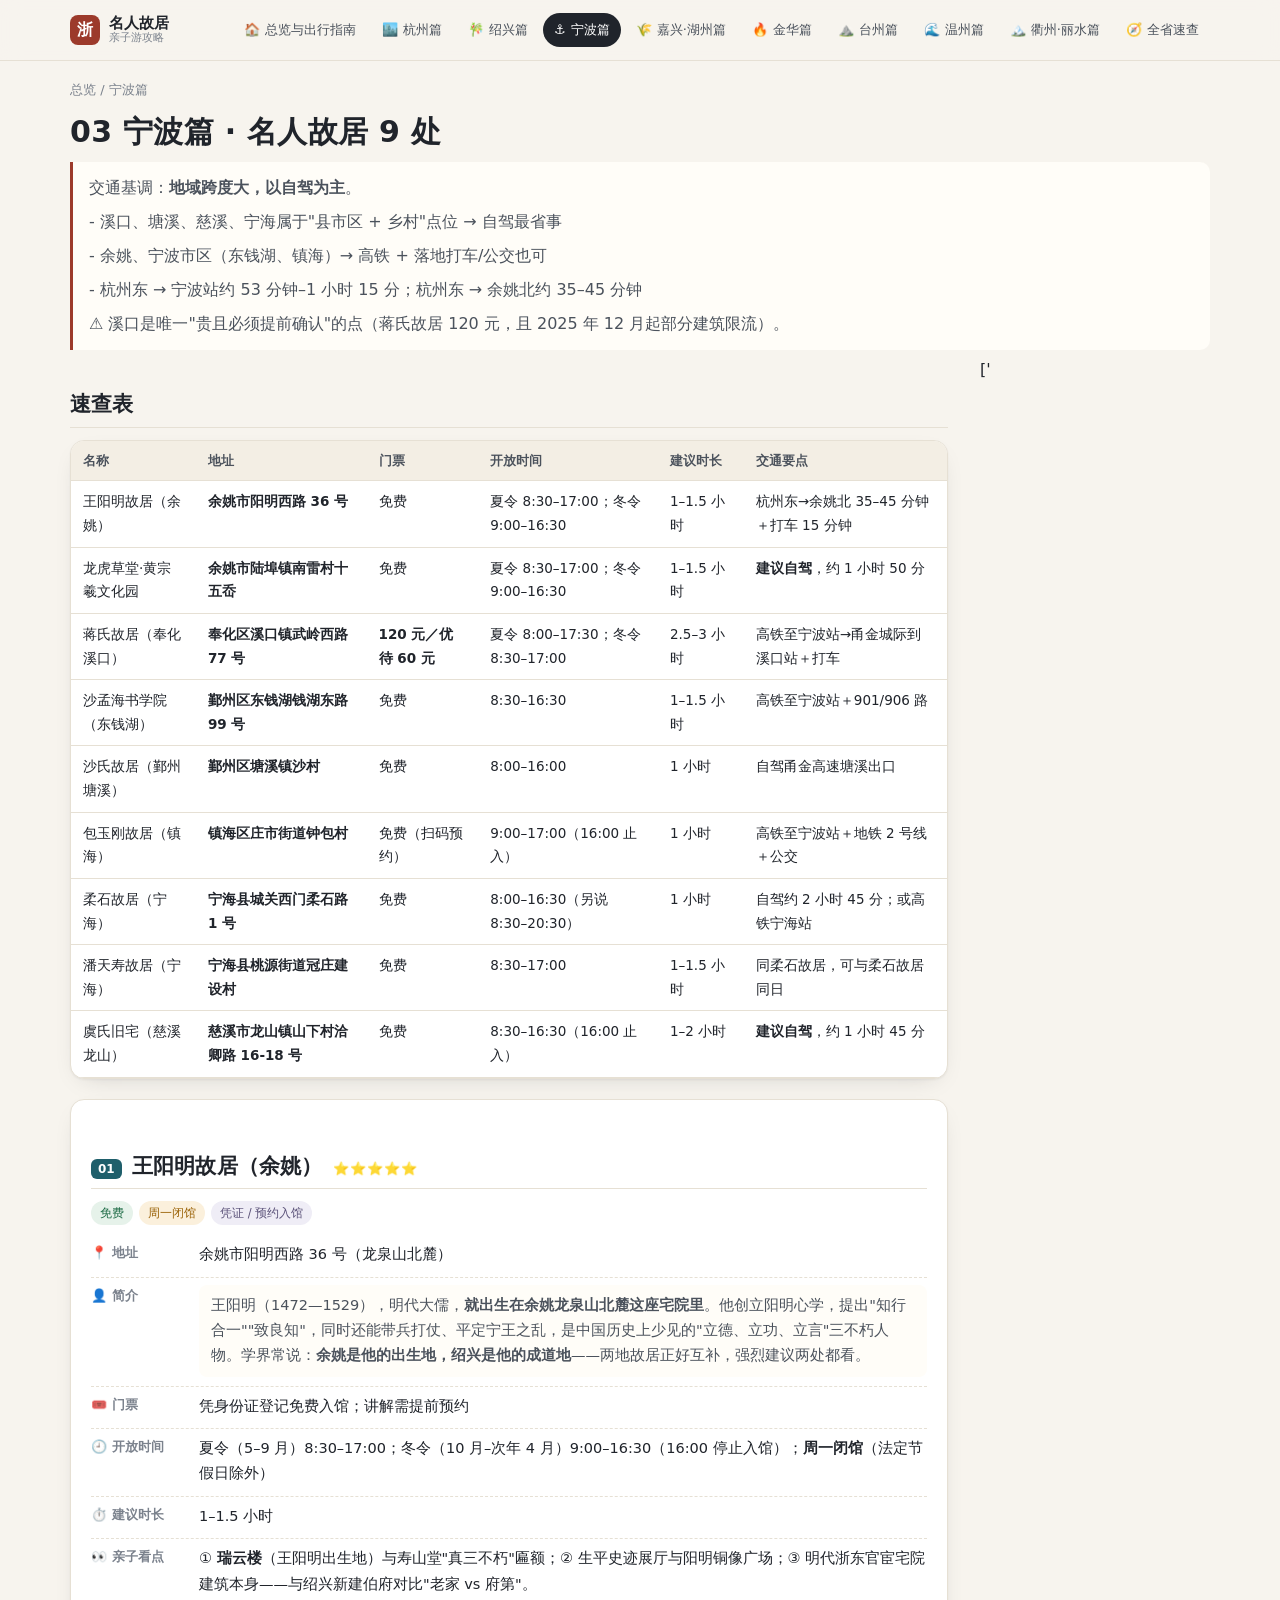
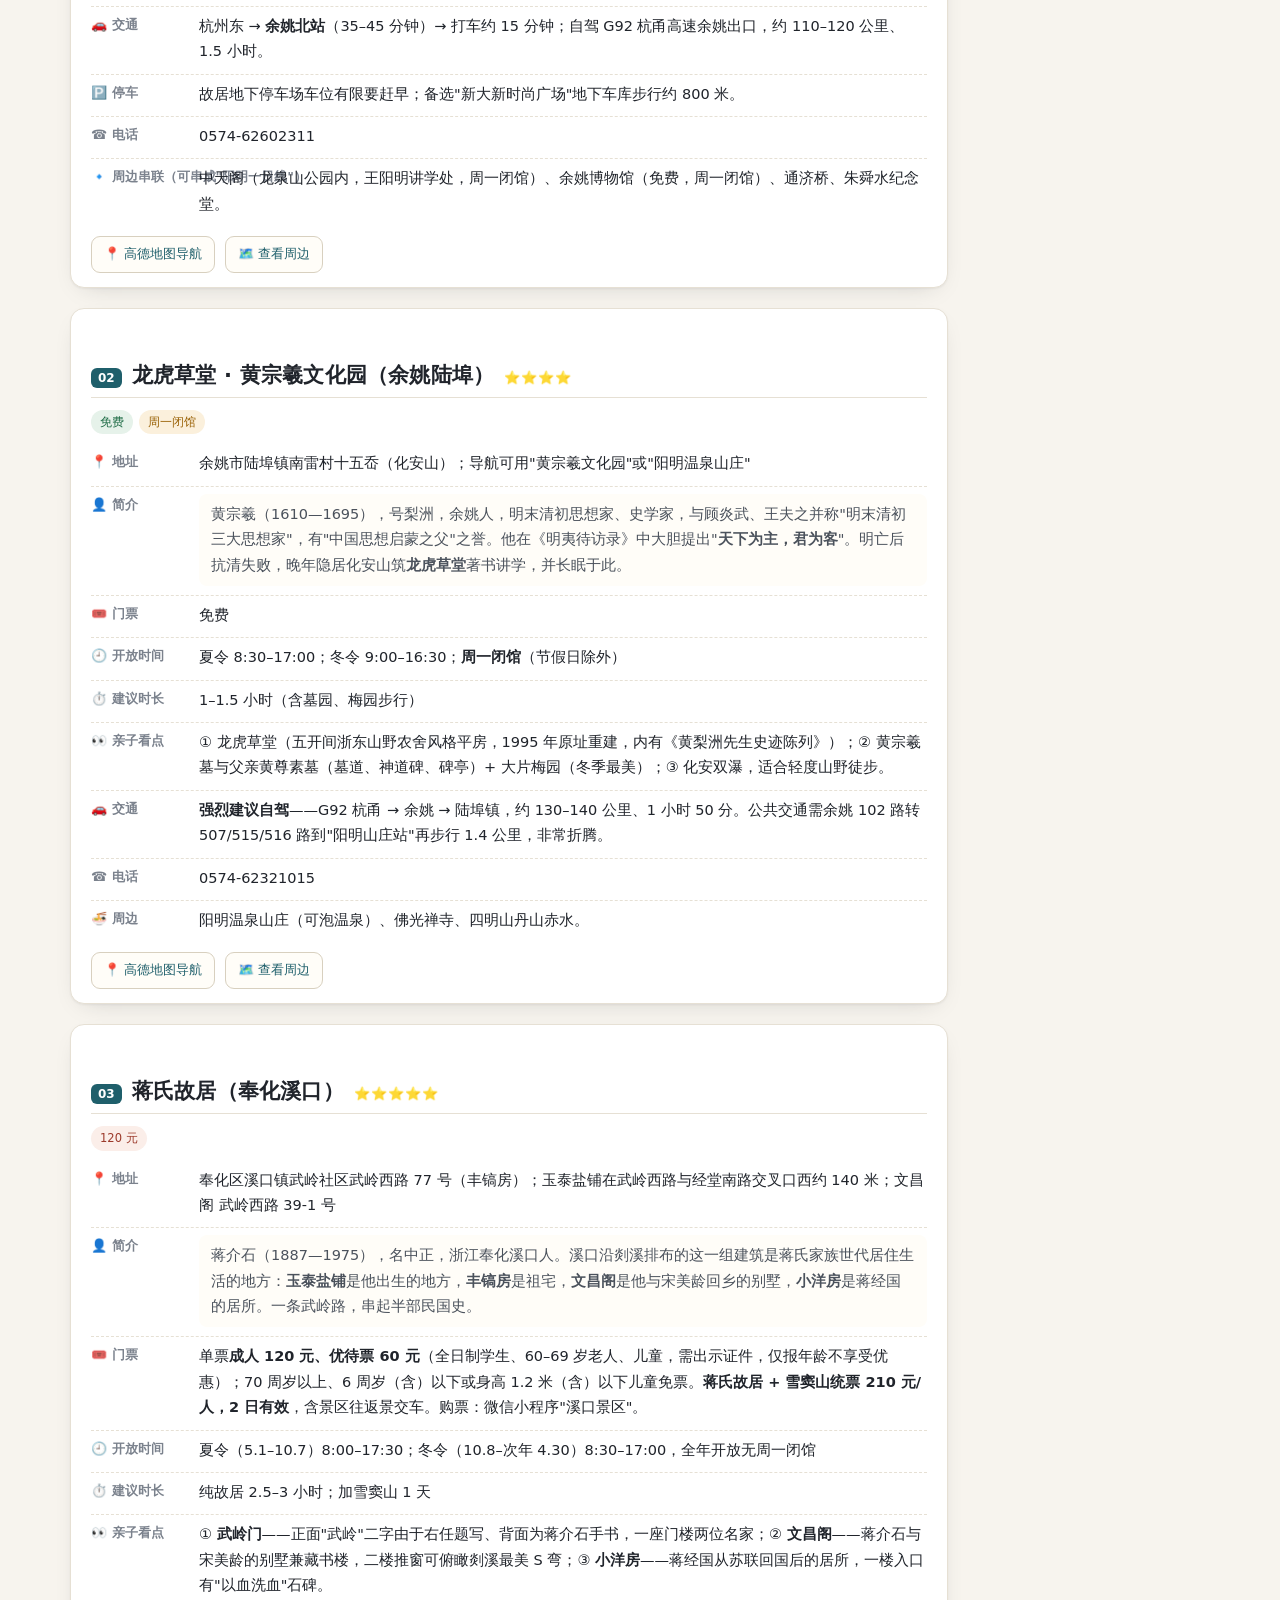
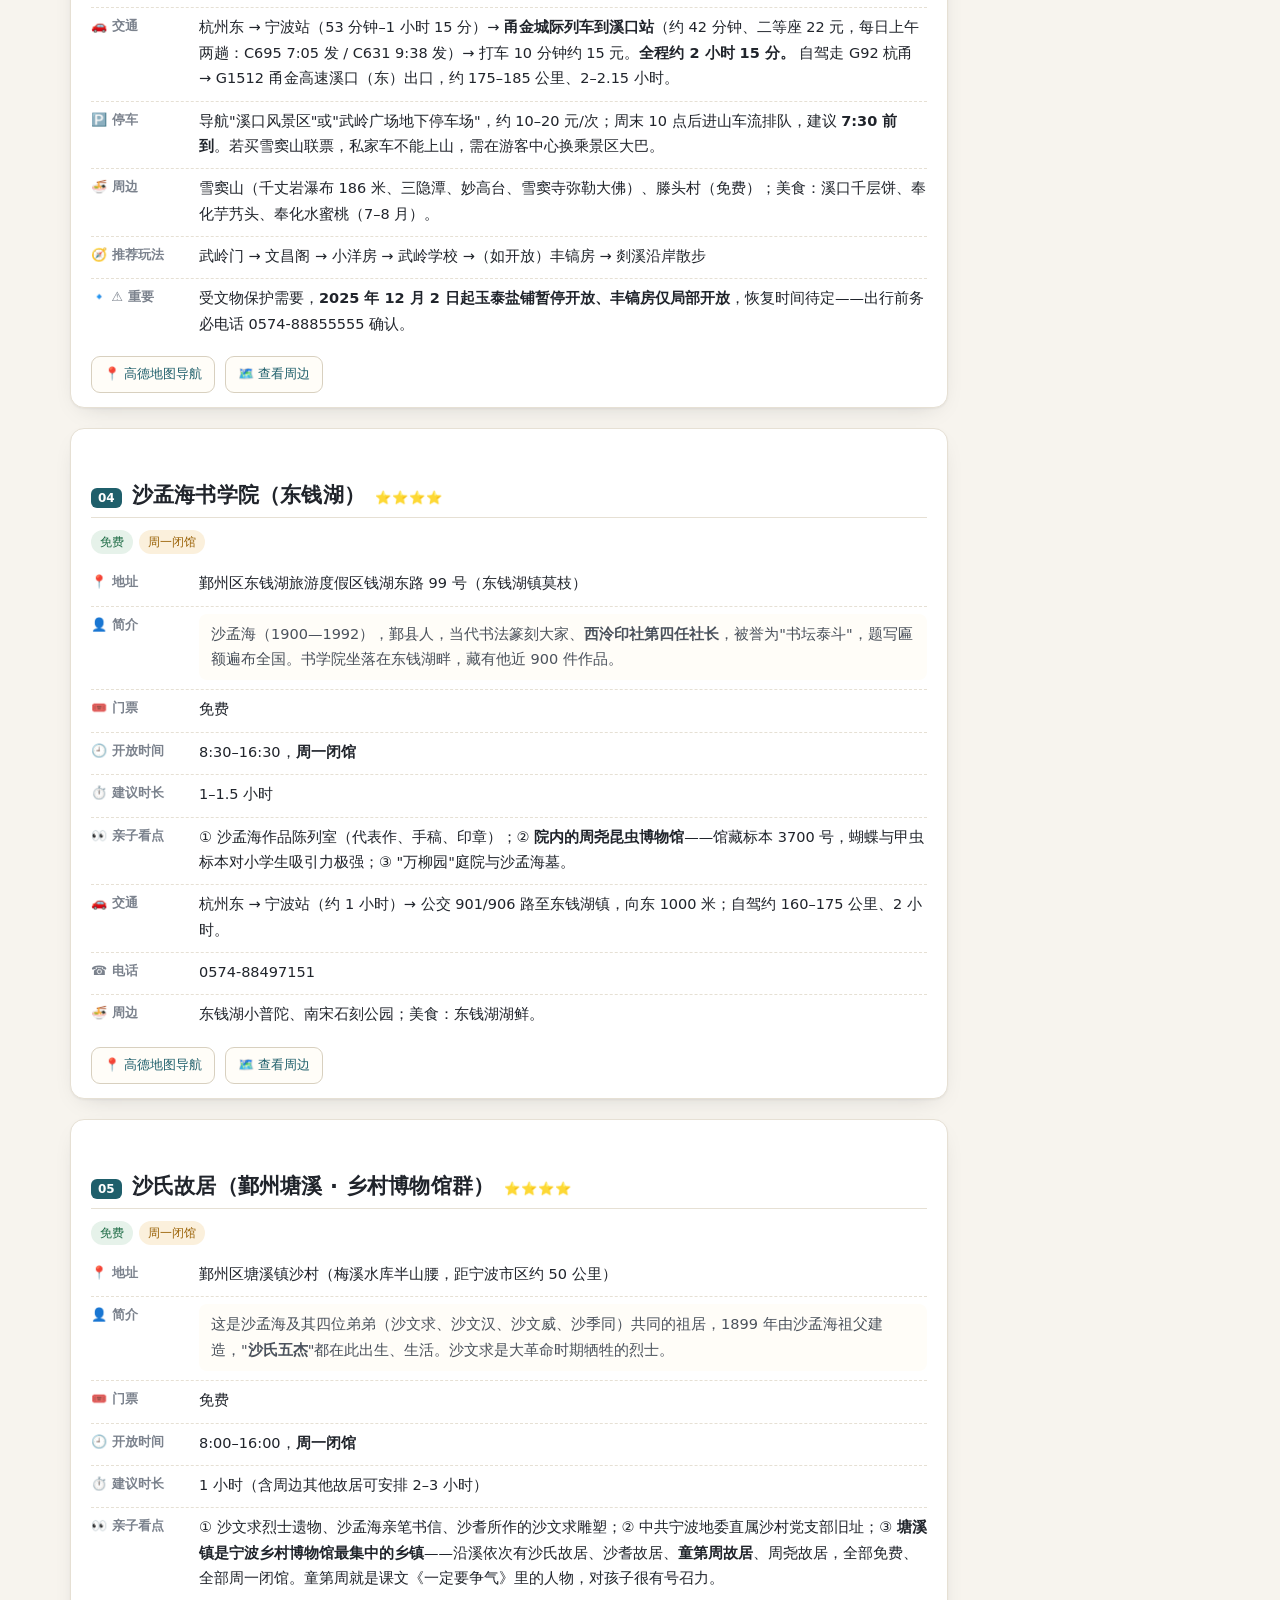
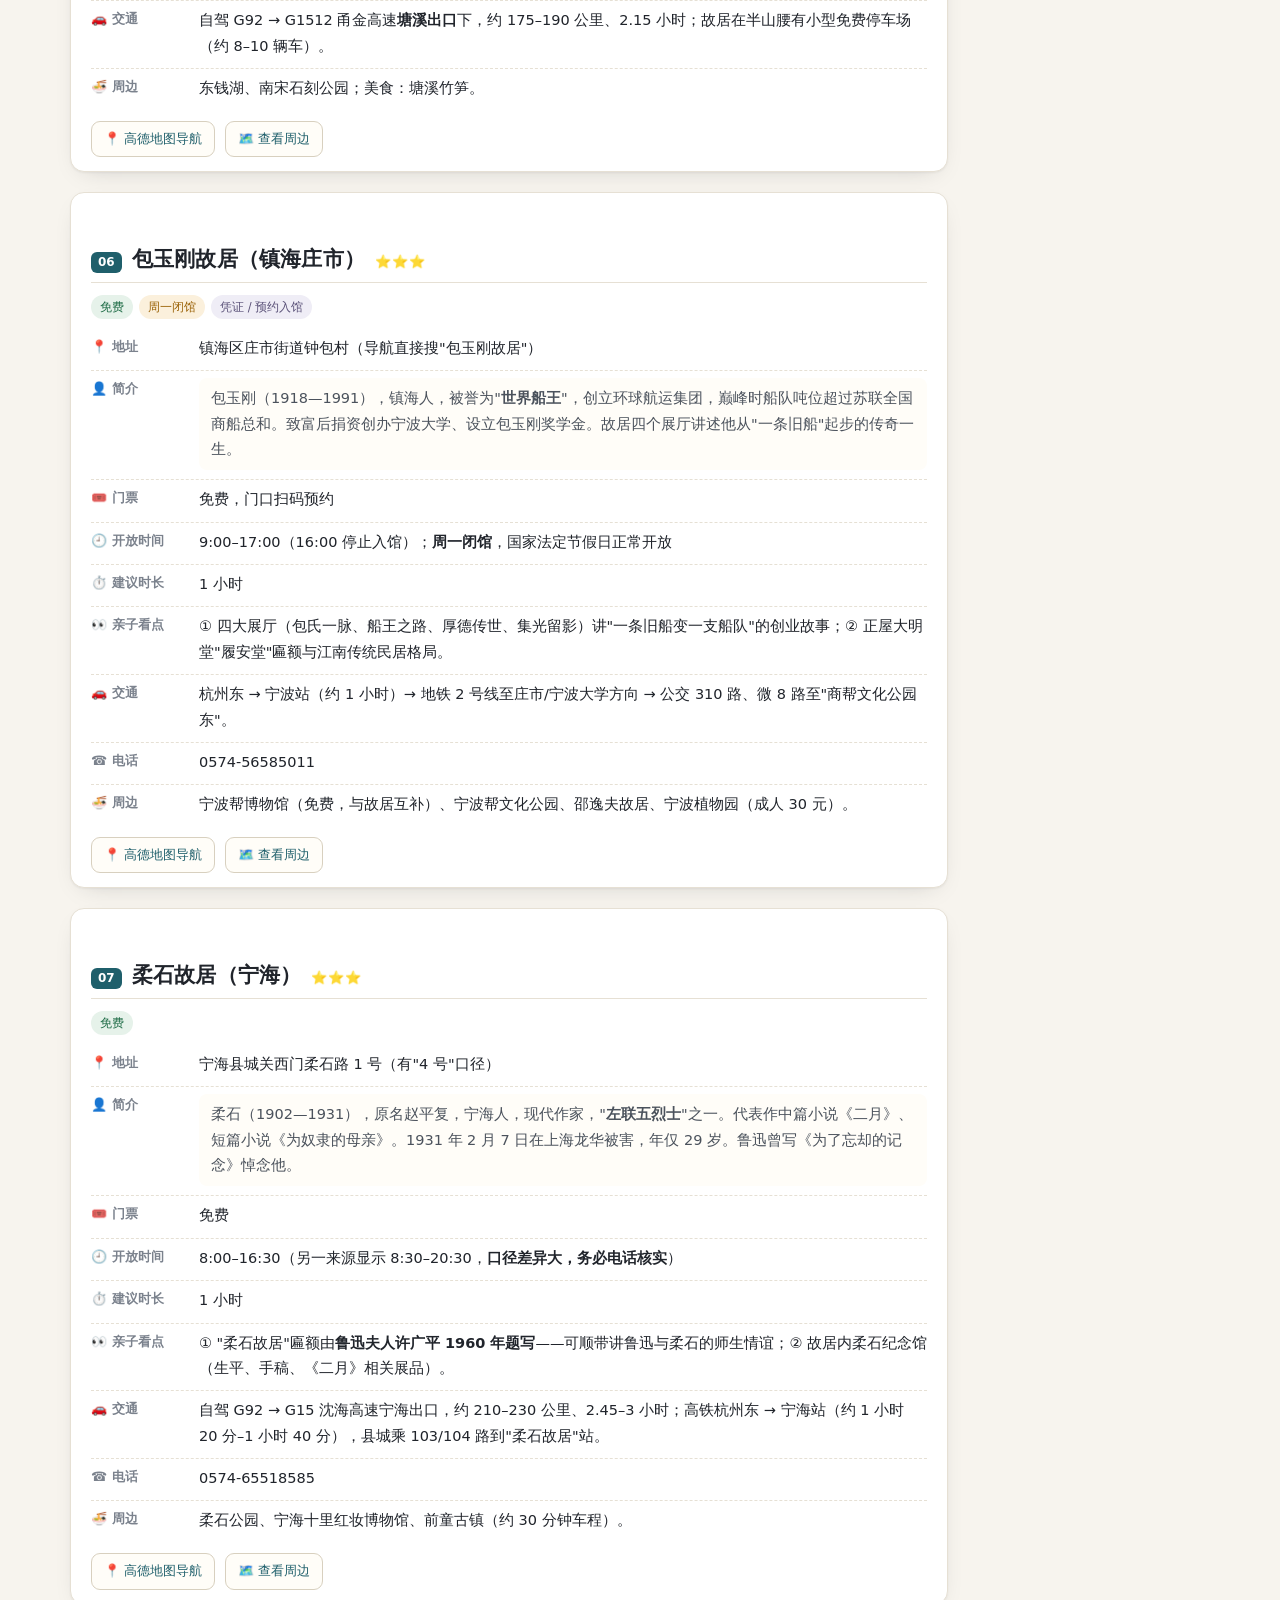
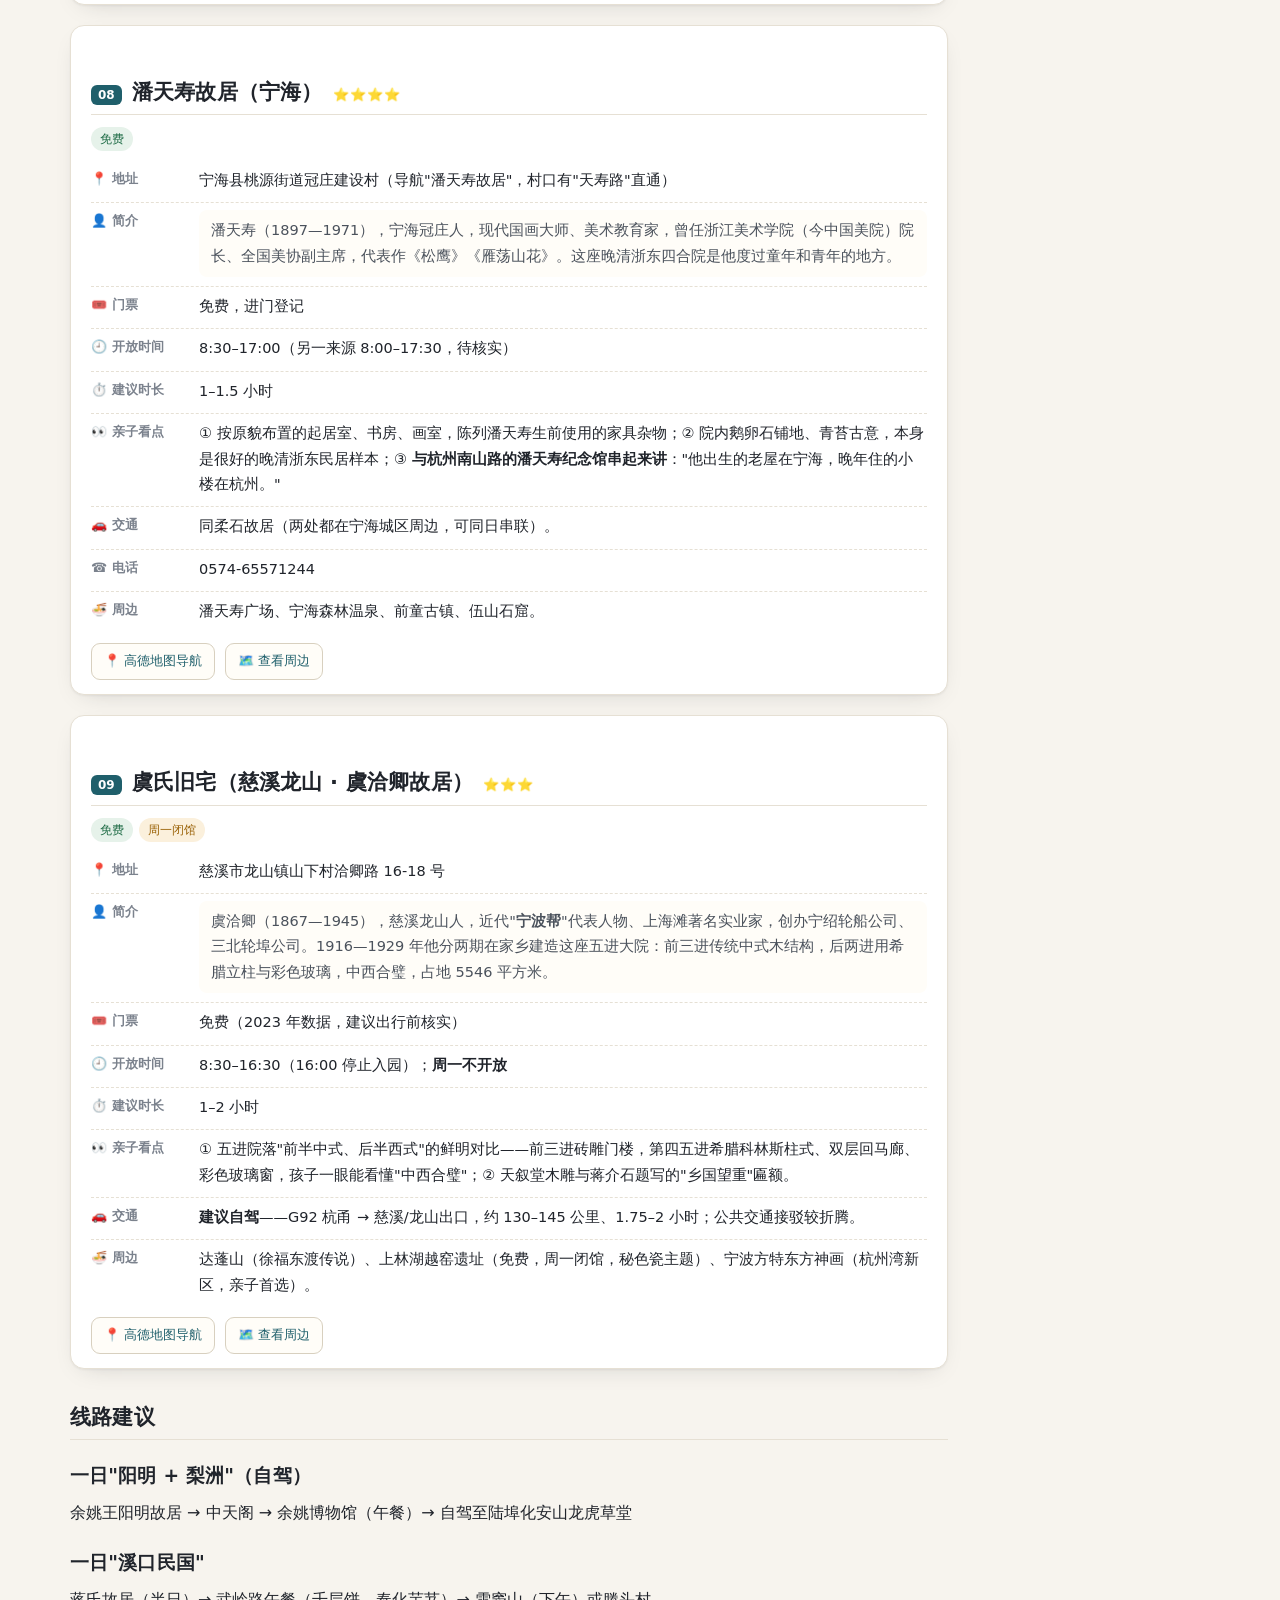
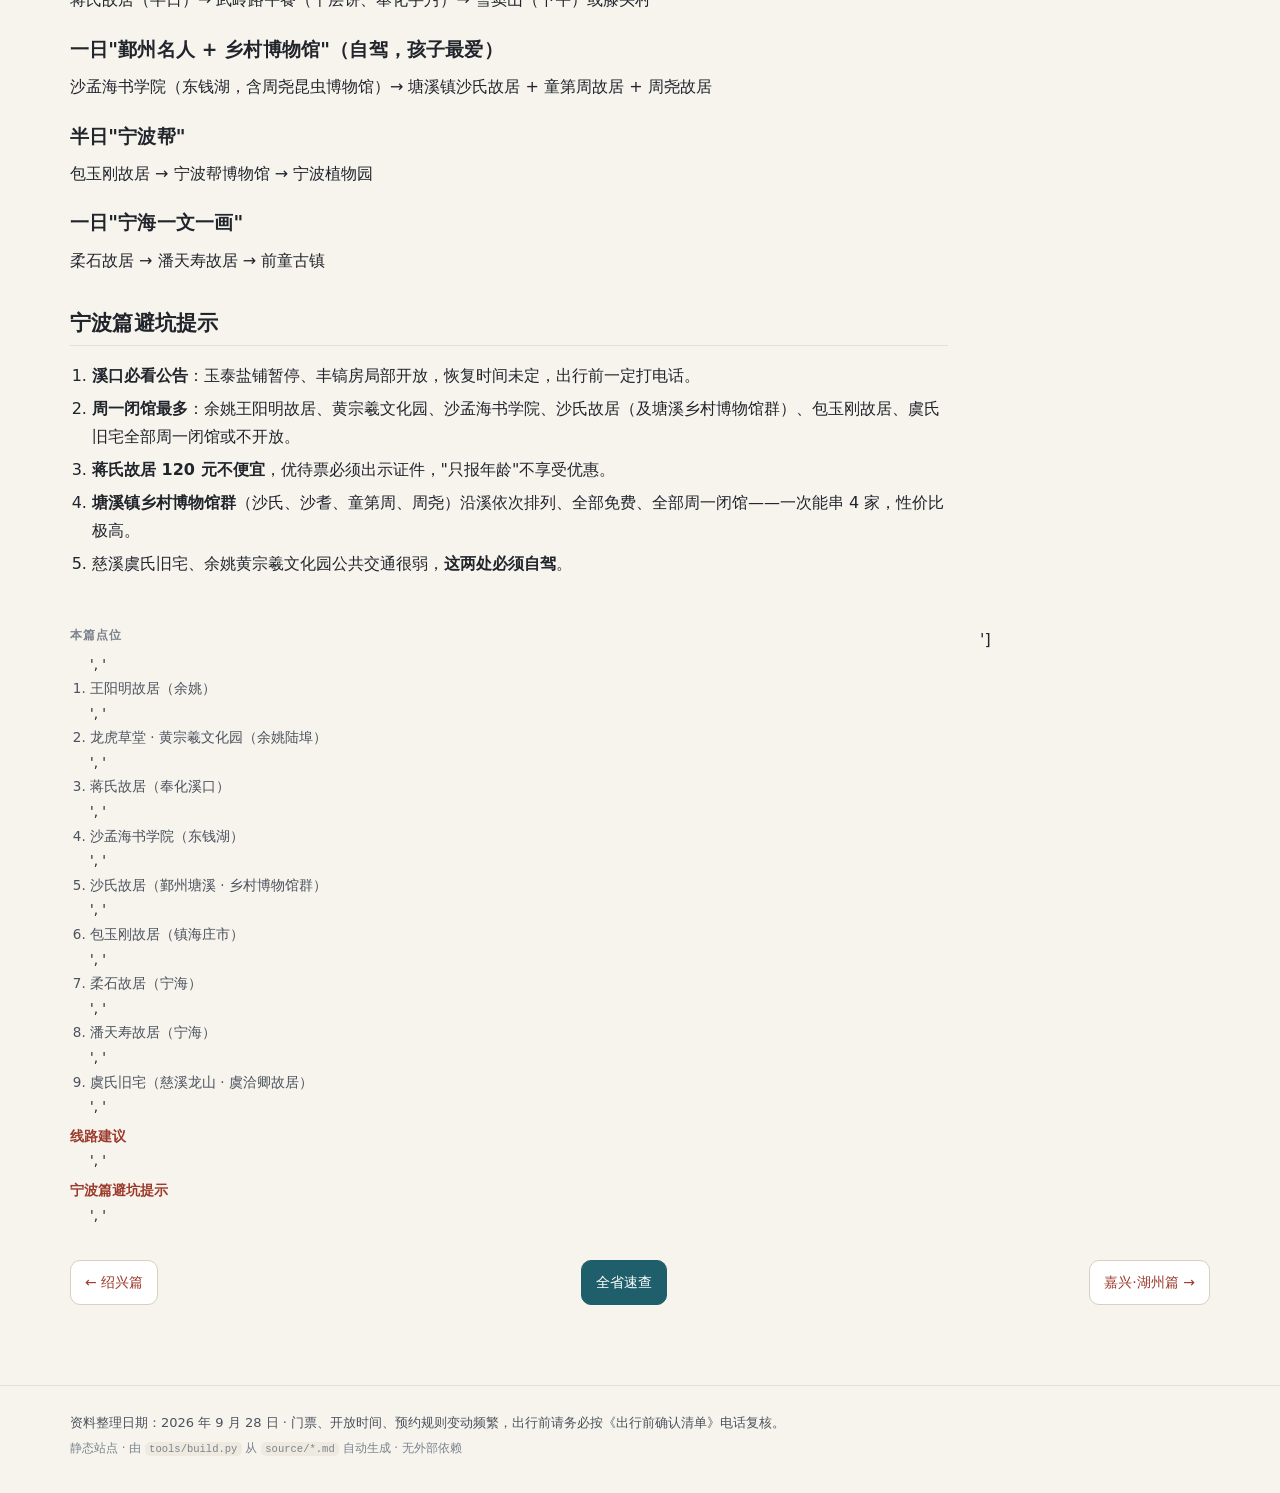
<file: 03-ningbo.html>
<!DOCTYPE html>
<html lang="zh-CN">
<head>
<meta charset="utf-8">
<meta name="viewport" content="width=device-width, initial-scale=1">
<title>03 宁波篇 · 名人故居 9 处 · 浙江名人故居亲子游攻略</title>
<meta name="description" content="03 宁波篇 · 名人故居 9 处：9 处名人故居，含门票、开放时间、地址、亲子看点、自驾与公共交通双方案。">
<meta property="og:title" content="03 宁波篇 · 名人故居 9 处">
<meta property="og:description" content="03 宁波篇 · 名人故居 9 处：9 处名人故居，含门票、开放时间、地址、亲子看点、自驾与公共交通双方案。">
<link rel="stylesheet" href="assets/style.css">
</head>
<body>
<header class="site-head">
  <div class="wrap head-inner">
    <a class="brand" href="index.html"><span class="brand-mark">浙</span><span class="brand-txt">名人故居<em>亲子游攻略</em></span></a>
    <button class="nav-toggle" id="navToggle" aria-label="目录">☰ 目录</button>
    <nav class="topnav" id="topNav"><a class="nav-item" href="index.html"><span>🏠</span>总览与出行指南</a><a class="nav-item" href="01-hangzhou.html"><span>🏙️</span>杭州篇</a><a class="nav-item" href="02-shaoxing.html"><span>🎋</span>绍兴篇</a><a class="nav-item active" href="03-ningbo.html"><span>⚓</span>宁波篇</a><a class="nav-item" href="04-jiaxing-huzhou.html"><span>🌾</span>嘉兴·湖州篇</a><a class="nav-item" href="05-jinhua.html"><span>🔥</span>金华篇</a><a class="nav-item" href="06-taizhou.html"><span>⛰️</span>台州篇</a><a class="nav-item" href="07-wenzhou.html"><span>🌊</span>温州篇</a><a class="nav-item" href="08-quzhou-lishui.html"><span>🏔️</span>衢州·丽水篇</a><a class="nav-item" href="all.html"><span>🧭</span>全省速查</a></nav>
  </div>
</header>
<div class="wrap layout">
<nav class="crumb"><a href="index.html">总览</a> / <span>宁波篇</span></nav>
<header class="chap-head">
<h1>03 宁波篇 · 名人故居 9 处</h1>
<blockquote><p>交通基调：<strong>地域跨度大，以自驾为主</strong>。</p><p>- 溪口、塘溪、慈溪、宁海属于"县市区 + 乡村"点位 → 自驾最省事</p><p>- 余姚、宁波市区（东钱湖、镇海）→ 高铁 + 落地打车/公交也可</p><p>- 杭州东 → 宁波站约 53 分钟–1 小时 15 分；杭州东 → 余姚北约 35–45 分钟</p><p>⚠️ 溪口是唯一"贵且必须提前确认"的点（蒋氏故居 120 元，且 2025 年 12 月起部分建筑限流）。</p></blockquote>
</header>
<div class="two-col"><div class="chap-body"><h2 id="quick">速查表</h2><div class="table-wrap"><table class="grid-table"><thead><tr><th>名称</th><th>地址</th><th>门票</th><th>开放时间</th><th>建议时长</th><th>交通要点</th></tr></thead><tbody><tr><td data-label="名称">王阳明故居（余姚）</td><td data-label="地址">余姚市阳明西路 36 号</td><td data-label="门票">免费</td><td data-label="开放时间">夏令 8:30–17:00；冬令 9:00–16:30</td><td data-label="建议时长">1–1.5 小时</td><td data-label="交通要点">杭州东→余姚北 35–45 分钟＋打车 15 分钟</td></tr><tr><td data-label="名称">龙虎草堂·黄宗羲文化园</td><td data-label="地址">余姚市陆埠镇南雷村十五岙</td><td data-label="门票">免费</td><td data-label="开放时间">夏令 8:30–17:00；冬令 9:00–16:30</td><td data-label="建议时长">1–1.5 小时</td><td data-label="交通要点"><strong>建议自驾</strong>，约 1 小时 50 分</td></tr><tr><td data-label="名称">蒋氏故居（奉化溪口）</td><td data-label="地址">奉化区溪口镇武岭西路 77 号</td><td data-label="门票"><strong>120 元／优待 60 元</strong></td><td data-label="开放时间">夏令 8:00–17:30；冬令 8:30–17:00</td><td data-label="建议时长">2.5–3 小时</td><td data-label="交通要点">高铁至宁波站→甬金城际到溪口站＋打车</td></tr><tr><td data-label="名称">沙孟海书学院（东钱湖）</td><td data-label="地址">鄞州区东钱湖钱湖东路 99 号</td><td data-label="门票">免费</td><td data-label="开放时间">8:30–16:30</td><td data-label="建议时长">1–1.5 小时</td><td data-label="交通要点">高铁至宁波站＋901/906 路</td></tr><tr><td data-label="名称">沙氏故居（鄞州塘溪）</td><td data-label="地址">鄞州区塘溪镇沙村</td><td data-label="门票">免费</td><td data-label="开放时间">8:00–16:00</td><td data-label="建议时长">1 小时</td><td data-label="交通要点">自驾甬金高速塘溪出口</td></tr><tr><td data-label="名称">包玉刚故居（镇海）</td><td data-label="地址">镇海区庄市街道钟包村</td><td data-label="门票">免费（扫码预约）</td><td data-label="开放时间">9:00–17:00（16:00 止入）</td><td data-label="建议时长">1 小时</td><td data-label="交通要点">高铁至宁波站＋地铁 2 号线＋公交</td></tr><tr><td data-label="名称">柔石故居（宁海）</td><td data-label="地址">宁海县城关西门柔石路 1 号</td><td data-label="门票">免费</td><td data-label="开放时间">8:00–16:30（另说 8:30–20:30）</td><td data-label="建议时长">1 小时</td><td data-label="交通要点">自驾约 2 小时 45 分；或高铁宁海站</td></tr><tr><td data-label="名称">潘天寿故居（宁海）</td><td data-label="地址">宁海县桃源街道冠庄建设村</td><td data-label="门票">免费</td><td data-label="开放时间">8:30–17:00</td><td data-label="建议时长">1–1.5 小时</td><td data-label="交通要点">同柔石故居，可与柔石故居同日</td></tr><tr><td data-label="名称">虞氏旧宅（慈溪龙山）</td><td data-label="地址">慈溪市龙山镇山下村洽卿路 16-18 号</td><td data-label="门票">免费</td><td data-label="开放时间">8:30–16:30（16:00 止入）</td><td data-label="建议时长">1–2 小时</td><td data-label="交通要点"><strong>建议自驾</strong>，约 1 小时 45 分</td></tr></tbody></table></div><section class="spot" id="p-03-1"><h2 class="spot-title"><span class="spot-idx">01</span>王阳明故居（余姚）<span class="stars">⭐⭐⭐⭐⭐</span></h2><div class="badges"><span class="badge free">免费</span><span class="badge warn">周一闭馆</span><span class="badge soft">凭证 / 预约入馆</span></div><dl class="fields"><div class="frow f-addr"><dt>📍 地址</dt><dd>余姚市阳明西路 36 号（龙泉山北麓）</dd></div><div class="frow f-intro"><dt>👤 简介</dt><dd>王阳明（1472—1529），明代大儒，<strong>就出生在余姚龙泉山北麓这座宅院里</strong>。他创立阳明心学，提出"知行合一""致良知"，同时还能带兵打仗、平定宁王之乱，是中国历史上少见的"立德、立功、立言"三不朽人物。学界常说：<strong>余姚是他的出生地，绍兴是他的成道地</strong>——两地故居正好互补，强烈建议两处都看。</dd></div><div class="frow f-"><dt>🎟️ 门票</dt><dd>凭身份证登记免费入馆；讲解需提前预约</dd></div><div class="frow f-"><dt>🕘 开放时间</dt><dd>夏令（5–9 月）8:30–17:00；冬令（10 月–次年 4 月）9:00–16:30（16:00 停止入馆）；<strong>周一闭馆</strong>（法定节假日除外）</dd></div><div class="frow f-"><dt>⏱️ 建议时长</dt><dd>1–1.5 小时</dd></div><div class="frow f-"><dt>👀 亲子看点</dt><dd>① <strong>瑞云楼</strong>（王阳明出生地）与寿山堂"真三不朽"匾额；② 生平史迹展厅与阳明铜像广场；③ 明代浙东官宦宅院建筑本身——与绍兴新建伯府对比"老家 vs 府第"。</dd></div><div class="frow f-"><dt>🚗 交通</dt><dd>杭州东 → <strong>余姚北站</strong>（35–45 分钟）→ 打车约 15 分钟；自驾 G92 杭甬高速余姚出口，约 110–120 公里、1.5 小时。</dd></div><div class="frow f-"><dt>🅿️ 停车</dt><dd>故居地下停车场车位有限要赶早；备选"新大新时尚广场"地下车库步行约 800 米。</dd></div><div class="frow f-"><dt>☎️ 电话</dt><dd>0574-62602311</dd></div><div class="frow f-"><dt>🔹 周边串联（可串成"阳明一日线"）</dt><dd>中天阁（龙泉山公园内，王阳明讲学处，周一闭馆）、余姚博物馆（免费，周一闭馆）、通济桥、朱舜水纪念堂。</dd></div></dl><div class="spot-actions"><a class="nav-btn" target="_blank" rel="noopener" href="https://uri.amap.com/search?keyword=%E4%BD%99%E5%A7%9A%E5%B8%82%E9%98%B3%E6%98%8E%E8%A5%BF%E8%B7%AF+36+%E5%8F%B7%EF%BC%88%E9%BE%99%E6%B3%89%E5%B1%B1%E5%8C%97%E9%BA%93%EF%BC%89+%E7%8E%8B%E9%98%B3%E6%98%8E%E6%95%85%E5%B1%85%EF%BC%88%E4%BD%99%E5%A7%9A%EF%BC%89">📍 高德地图导航</a><a class="nav-btn" target="_blank" rel="noopener" href="https://www.amap.com/search?query=%E4%BD%99%E5%A7%9A%E5%B8%82%E9%98%B3%E6%98%8E%E8%A5%BF%E8%B7%AF+36+%E5%8F%B7%EF%BC%88%E9%BE%99%E6%B3%89%E5%B1%B1%E5%8C%97%E9%BA%93%EF%BC%89+%E7%8E%8B%E9%98%B3%E6%98%8E%E6%95%85%E5%B1%85%EF%BC%88%E4%BD%99%E5%A7%9A%EF%BC%89">🗺️ 查看周边</a></div></section><section class="spot" id="p-03-2"><h2 class="spot-title"><span class="spot-idx">02</span>龙虎草堂 · 黄宗羲文化园（余姚陆埠）<span class="stars">⭐⭐⭐⭐</span></h2><div class="badges"><span class="badge free">免费</span><span class="badge warn">周一闭馆</span></div><dl class="fields"><div class="frow f-addr"><dt>📍 地址</dt><dd>余姚市陆埠镇南雷村十五岙（化安山）；导航可用"黄宗羲文化园"或"阳明温泉山庄"</dd></div><div class="frow f-intro"><dt>👤 简介</dt><dd>黄宗羲（1610—1695），号梨洲，余姚人，明末清初思想家、史学家，与顾炎武、王夫之并称"明末清初三大思想家"，有"中国思想启蒙之父"之誉。他在《明夷待访录》中大胆提出"<strong>天下为主，君为客</strong>"。明亡后抗清失败，晚年隐居化安山筑<strong>龙虎草堂</strong>著书讲学，并长眠于此。</dd></div><div class="frow f-"><dt>🎟️ 门票</dt><dd>免费</dd></div><div class="frow f-"><dt>🕘 开放时间</dt><dd>夏令 8:30–17:00；冬令 9:00–16:30；<strong>周一闭馆</strong>（节假日除外）</dd></div><div class="frow f-"><dt>⏱️ 建议时长</dt><dd>1–1.5 小时（含墓园、梅园步行）</dd></div><div class="frow f-"><dt>👀 亲子看点</dt><dd>① 龙虎草堂（五开间浙东山野农舍风格平房，1995 年原址重建，内有《黄梨洲先生史迹陈列》）；② 黄宗羲墓与父亲黄尊素墓（墓道、神道碑、碑亭）+ 大片梅园（冬季最美）；③ 化安双瀑，适合轻度山野徒步。</dd></div><div class="frow f-"><dt>🚗 交通</dt><dd><strong>强烈建议自驾</strong>——G92 杭甬 → 余姚 → 陆埠镇，约 130–140 公里、1 小时 50 分。公共交通需余姚 102 路转 507/515/516 路到"阳明山庄站"再步行 1.4 公里，非常折腾。</dd></div><div class="frow f-"><dt>☎️ 电话</dt><dd>0574-62321015</dd></div><div class="frow f-"><dt>🍜 周边</dt><dd>阳明温泉山庄（可泡温泉）、佛光禅寺、四明山丹山赤水。</dd></div></dl><div class="spot-actions"><a class="nav-btn" target="_blank" rel="noopener" href="https://uri.amap.com/search?keyword=%E4%BD%99%E5%A7%9A%E5%B8%82%E9%99%86%E5%9F%A0%E9%95%87%E5%8D%97%E9%9B%B7%E6%9D%91%E5%8D%81%E4%BA%94%E5%B2%99%EF%BC%88%E5%8C%96%E5%AE%89%E5%B1%B1%EF%BC%89%EF%BC%9B%E5%AF%BC%E8%88%AA%E5%8F%AF%E7%94%A8%22%E9%BB%84%E5%AE%97%E7%BE%B2%E6%96%87%E5%8C%96%E5%9B%AD%22%E6%88%96%22%E9%98%B3%E6%98%8E%E6%B8%A9%E6%B3%89%E5%B1%B1%E5%BA%84%22+%E9%BE%99%E8%99%8E%E8%8D%89%E5%A0%82+%C2%B7+%E9%BB%84%E5%AE%97%E7%BE%B2%E6%96%87%E5%8C%96%E5%9B%AD%EF%BC%88%E4%BD%99%E5%A7%9A%E9%99%86%E5%9F%A0%EF%BC%89">📍 高德地图导航</a><a class="nav-btn" target="_blank" rel="noopener" href="https://www.amap.com/search?query=%E4%BD%99%E5%A7%9A%E5%B8%82%E9%99%86%E5%9F%A0%E9%95%87%E5%8D%97%E9%9B%B7%E6%9D%91%E5%8D%81%E4%BA%94%E5%B2%99%EF%BC%88%E5%8C%96%E5%AE%89%E5%B1%B1%EF%BC%89%EF%BC%9B%E5%AF%BC%E8%88%AA%E5%8F%AF%E7%94%A8%22%E9%BB%84%E5%AE%97%E7%BE%B2%E6%96%87%E5%8C%96%E5%9B%AD%22%E6%88%96%22%E9%98%B3%E6%98%8E%E6%B8%A9%E6%B3%89%E5%B1%B1%E5%BA%84%22+%E9%BE%99%E8%99%8E%E8%8D%89%E5%A0%82+%C2%B7+%E9%BB%84%E5%AE%97%E7%BE%B2%E6%96%87%E5%8C%96%E5%9B%AD%EF%BC%88%E4%BD%99%E5%A7%9A%E9%99%86%E5%9F%A0%EF%BC%89">🗺️ 查看周边</a></div></section><section class="spot" id="p-03-3"><h2 class="spot-title"><span class="spot-idx">03</span>蒋氏故居（奉化溪口）<span class="stars">⭐⭐⭐⭐⭐</span></h2><div class="badges"><span class="badge paid">120 元</span></div><dl class="fields"><div class="frow f-addr"><dt>📍 地址</dt><dd>奉化区溪口镇武岭社区武岭西路 77 号（丰镐房）；玉泰盐铺在武岭西路与经堂南路交叉口西约 140 米；文昌阁 武岭西路 39-1 号</dd></div><div class="frow f-intro"><dt>👤 简介</dt><dd>蒋介石（1887—1975），名中正，浙江奉化溪口人。溪口沿剡溪排布的这一组建筑是蒋氏家族世代居住生活的地方：<strong>玉泰盐铺</strong>是他出生的地方，<strong>丰镐房</strong>是祖宅，<strong>文昌阁</strong>是他与宋美龄回乡的别墅，<strong>小洋房</strong>是蒋经国的居所。一条武岭路，串起半部民国史。</dd></div><div class="frow f-"><dt>🎟️ 门票</dt><dd>单票<strong>成人 120 元、优待票 60 元</strong>（全日制学生、60–69 岁老人、儿童，需出示证件，仅报年龄不享受优惠）；70 周岁以上、6 周岁（含）以下或身高 1.2 米（含）以下儿童免票。<strong>蒋氏故居 + 雪窦山统票 210 元/人，2 日有效</strong>，含景区往返景交车。购票：微信小程序"溪口景区"。</dd></div><div class="frow f-"><dt>🕘 开放时间</dt><dd>夏令（5.1–10.7）8:00–17:30；冬令（10.8–次年 4.30）8:30–17:00，全年开放无周一闭馆</dd></div><div class="frow f-"><dt>⏱️ 建议时长</dt><dd>纯故居 2.5–3 小时；加雪窦山 1 天</dd></div><div class="frow f-"><dt>👀 亲子看点</dt><dd>① <strong>武岭门</strong>——正面"武岭"二字由于右任题写、背面为蒋介石手书，一座门楼两位名家；② <strong>文昌阁</strong>——蒋介石与宋美龄的别墅兼藏书楼，二楼推窗可俯瞰剡溪最美 S 弯；③ <strong>小洋房</strong>——蒋经国从苏联回国后的居所，一楼入口有"以血洗血"石碑。</dd></div><div class="frow f-"><dt>🚗 交通</dt><dd>杭州东 → 宁波站（53 分钟–1 小时 15 分）→ <strong>甬金城际列车到溪口站</strong>（约 42 分钟、二等座 22 元，每日上午两趟：C695 7:05 发 / C631 9:38 发）→ 打车 10 分钟约 15 元。<strong>全程约 2 小时 15 分。</strong> 自驾走 G92 杭甬 → G1512 甬金高速溪口（东）出口，约 175–185 公里、2–2.15 小时。</dd></div><div class="frow f-"><dt>🅿️ 停车</dt><dd>导航"溪口风景区"或"武岭广场地下停车场"，约 10–20 元/次；周末 10 点后进山车流排队，建议 <strong>7:30 前到</strong>。若买雪窦山联票，私家车不能上山，需在游客中心换乘景区大巴。</dd></div><div class="frow f-"><dt>🍜 周边</dt><dd>雪窦山（千丈岩瀑布 186 米、三隐潭、妙高台、雪窦寺弥勒大佛）、滕头村（免费）；美食：溪口千层饼、奉化芋艿头、奉化水蜜桃（7–8 月）。</dd></div><div class="frow f-"><dt>🧭 推荐玩法</dt><dd>武岭门 → 文昌阁 → 小洋房 → 武岭学校 →（如开放）丰镐房 → 剡溪沿岸散步</dd></div><div class="frow f-"><dt>🔹 ⚠️ 重要</dt><dd>受文物保护需要，<strong>2025 年 12 月 2 日起玉泰盐铺暂停开放、丰镐房仅局部开放</strong>，恢复时间待定——出行前务必电话 0574-88855555 确认。</dd></div></dl><div class="spot-actions"><a class="nav-btn" target="_blank" rel="noopener" href="https://uri.amap.com/search?keyword=%E5%A5%89%E5%8C%96%E5%8C%BA%E6%BA%AA%E5%8F%A3%E9%95%87%E6%AD%A6%E5%B2%AD%E7%A4%BE%E5%8C%BA%E6%AD%A6%E5%B2%AD%E8%A5%BF%E8%B7%AF+77+%E5%8F%B7%EF%BC%88%E4%B8%B0%E9%95%90%E6%88%BF%EF%BC%89%EF%BC%9B%E7%8E%89%E6%B3%B0%E7%9B%90%E9%93%BA%E5%9C%A8%E6%AD%A6%E5%B2%AD%E8%A5%BF%E8%B7%AF%E4%B8%8E%E7%BB%8F%E5%A0%82%E5%8D%97%E8%B7%AF%E4%BA%A4%E5%8F%89%E5%8F%A3%E8%A5%BF%E7%BA%A6+140+%E7%B1%B3%EF%BC%9B%E6%96%87%E6%98%8C%E9%98%81+%E6%AD%A6%E5%B2%AD%E8%A5%BF%E8%B7%AF+39-1+%E5%8F%B7+%E8%92%8B%E6%B0%8F%E6%95%85%E5%B1%85%EF%BC%88%E5%A5%89%E5%8C%96%E6%BA%AA%E5%8F%A3%EF%BC%89">📍 高德地图导航</a><a class="nav-btn" target="_blank" rel="noopener" href="https://www.amap.com/search?query=%E5%A5%89%E5%8C%96%E5%8C%BA%E6%BA%AA%E5%8F%A3%E9%95%87%E6%AD%A6%E5%B2%AD%E7%A4%BE%E5%8C%BA%E6%AD%A6%E5%B2%AD%E8%A5%BF%E8%B7%AF+77+%E5%8F%B7%EF%BC%88%E4%B8%B0%E9%95%90%E6%88%BF%EF%BC%89%EF%BC%9B%E7%8E%89%E6%B3%B0%E7%9B%90%E9%93%BA%E5%9C%A8%E6%AD%A6%E5%B2%AD%E8%A5%BF%E8%B7%AF%E4%B8%8E%E7%BB%8F%E5%A0%82%E5%8D%97%E8%B7%AF%E4%BA%A4%E5%8F%89%E5%8F%A3%E8%A5%BF%E7%BA%A6+140+%E7%B1%B3%EF%BC%9B%E6%96%87%E6%98%8C%E9%98%81+%E6%AD%A6%E5%B2%AD%E8%A5%BF%E8%B7%AF+39-1+%E5%8F%B7+%E8%92%8B%E6%B0%8F%E6%95%85%E5%B1%85%EF%BC%88%E5%A5%89%E5%8C%96%E6%BA%AA%E5%8F%A3%EF%BC%89">🗺️ 查看周边</a></div></section><section class="spot" id="p-03-4"><h2 class="spot-title"><span class="spot-idx">04</span>沙孟海书学院（东钱湖）<span class="stars">⭐⭐⭐⭐</span></h2><div class="badges"><span class="badge free">免费</span><span class="badge warn">周一闭馆</span></div><dl class="fields"><div class="frow f-addr"><dt>📍 地址</dt><dd>鄞州区东钱湖旅游度假区钱湖东路 99 号（东钱湖镇莫枝）</dd></div><div class="frow f-intro"><dt>👤 简介</dt><dd>沙孟海（1900—1992），鄞县人，当代书法篆刻大家、<strong>西泠印社第四任社长</strong>，被誉为"书坛泰斗"，题写匾额遍布全国。书学院坐落在东钱湖畔，藏有他近 900 件作品。</dd></div><div class="frow f-"><dt>🎟️ 门票</dt><dd>免费</dd></div><div class="frow f-"><dt>🕘 开放时间</dt><dd>8:30–16:30，<strong>周一闭馆</strong></dd></div><div class="frow f-"><dt>⏱️ 建议时长</dt><dd>1–1.5 小时</dd></div><div class="frow f-"><dt>👀 亲子看点</dt><dd>① 沙孟海作品陈列室（代表作、手稿、印章）；② <strong>院内的周尧昆虫博物馆</strong>——馆藏标本 3700 号，蝴蝶与甲虫标本对小学生吸引力极强；③ "万柳园"庭院与沙孟海墓。</dd></div><div class="frow f-"><dt>🚗 交通</dt><dd>杭州东 → 宁波站（约 1 小时）→ 公交 901/906 路至东钱湖镇，向东 1000 米；自驾约 160–175 公里、2 小时。</dd></div><div class="frow f-"><dt>☎️ 电话</dt><dd>0574-88497151</dd></div><div class="frow f-"><dt>🍜 周边</dt><dd>东钱湖小普陀、南宋石刻公园；美食：东钱湖湖鲜。</dd></div></dl><div class="spot-actions"><a class="nav-btn" target="_blank" rel="noopener" href="https://uri.amap.com/search?keyword=%E9%84%9E%E5%B7%9E%E5%8C%BA%E4%B8%9C%E9%92%B1%E6%B9%96%E6%97%85%E6%B8%B8%E5%BA%A6%E5%81%87%E5%8C%BA%E9%92%B1%E6%B9%96%E4%B8%9C%E8%B7%AF+99+%E5%8F%B7%EF%BC%88%E4%B8%9C%E9%92%B1%E6%B9%96%E9%95%87%E8%8E%AB%E6%9E%9D%EF%BC%89+%E6%B2%99%E5%AD%9F%E6%B5%B7%E4%B9%A6%E5%AD%A6%E9%99%A2%EF%BC%88%E4%B8%9C%E9%92%B1%E6%B9%96%EF%BC%89">📍 高德地图导航</a><a class="nav-btn" target="_blank" rel="noopener" href="https://www.amap.com/search?query=%E9%84%9E%E5%B7%9E%E5%8C%BA%E4%B8%9C%E9%92%B1%E6%B9%96%E6%97%85%E6%B8%B8%E5%BA%A6%E5%81%87%E5%8C%BA%E9%92%B1%E6%B9%96%E4%B8%9C%E8%B7%AF+99+%E5%8F%B7%EF%BC%88%E4%B8%9C%E9%92%B1%E6%B9%96%E9%95%87%E8%8E%AB%E6%9E%9D%EF%BC%89+%E6%B2%99%E5%AD%9F%E6%B5%B7%E4%B9%A6%E5%AD%A6%E9%99%A2%EF%BC%88%E4%B8%9C%E9%92%B1%E6%B9%96%EF%BC%89">🗺️ 查看周边</a></div></section><section class="spot" id="p-03-5"><h2 class="spot-title"><span class="spot-idx">05</span>沙氏故居（鄞州塘溪 · 乡村博物馆群）<span class="stars">⭐⭐⭐⭐</span></h2><div class="badges"><span class="badge free">免费</span><span class="badge warn">周一闭馆</span></div><dl class="fields"><div class="frow f-addr"><dt>📍 地址</dt><dd>鄞州区塘溪镇沙村（梅溪水库半山腰，距宁波市区约 50 公里）</dd></div><div class="frow f-intro"><dt>👤 简介</dt><dd>这是沙孟海及其四位弟弟（沙文求、沙文汉、沙文威、沙季同）共同的祖居，1899 年由沙孟海祖父建造，"<strong>沙氏五杰</strong>"都在此出生、生活。沙文求是大革命时期牺牲的烈士。</dd></div><div class="frow f-"><dt>🎟️ 门票</dt><dd>免费</dd></div><div class="frow f-"><dt>🕘 开放时间</dt><dd>8:00–16:00，<strong>周一闭馆</strong></dd></div><div class="frow f-"><dt>⏱️ 建议时长</dt><dd>1 小时（含周边其他故居可安排 2–3 小时）</dd></div><div class="frow f-"><dt>👀 亲子看点</dt><dd>① 沙文求烈士遗物、沙孟海亲笔书信、沙耆所作的沙文求雕塑；② 中共宁波地委直属沙村党支部旧址；③ <strong>塘溪镇是宁波乡村博物馆最集中的乡镇</strong>——沿溪依次有沙氏故居、沙耆故居、<strong>童第周故居</strong>、周尧故居，全部免费、全部周一闭馆。童第周就是课文《一定要争气》里的人物，对孩子很有号召力。</dd></div><div class="frow f-"><dt>🚗 交通</dt><dd>自驾 G92 → G1512 甬金高速<strong>塘溪出口</strong>下，约 175–190 公里、2.15 小时；故居在半山腰有小型免费停车场（约 8–10 辆车）。</dd></div><div class="frow f-"><dt>🍜 周边</dt><dd>东钱湖、南宋石刻公园；美食：塘溪竹笋。</dd></div></dl><div class="spot-actions"><a class="nav-btn" target="_blank" rel="noopener" href="https://uri.amap.com/search?keyword=%E9%84%9E%E5%B7%9E%E5%8C%BA%E5%A1%98%E6%BA%AA%E9%95%87%E6%B2%99%E6%9D%91%EF%BC%88%E6%A2%85%E6%BA%AA%E6%B0%B4%E5%BA%93%E5%8D%8A%E5%B1%B1%E8%85%B0%EF%BC%8C%E8%B7%9D%E5%AE%81%E6%B3%A2%E5%B8%82%E5%8C%BA%E7%BA%A6+50+%E5%85%AC%E9%87%8C%EF%BC%89+%E6%B2%99%E6%B0%8F%E6%95%85%E5%B1%85%EF%BC%88%E9%84%9E%E5%B7%9E%E5%A1%98%E6%BA%AA+%C2%B7+%E4%B9%A1%E6%9D%91%E5%8D%9A%E7%89%A9%E9%A6%86%E7%BE%A4%EF%BC%89">📍 高德地图导航</a><a class="nav-btn" target="_blank" rel="noopener" href="https://www.amap.com/search?query=%E9%84%9E%E5%B7%9E%E5%8C%BA%E5%A1%98%E6%BA%AA%E9%95%87%E6%B2%99%E6%9D%91%EF%BC%88%E6%A2%85%E6%BA%AA%E6%B0%B4%E5%BA%93%E5%8D%8A%E5%B1%B1%E8%85%B0%EF%BC%8C%E8%B7%9D%E5%AE%81%E6%B3%A2%E5%B8%82%E5%8C%BA%E7%BA%A6+50+%E5%85%AC%E9%87%8C%EF%BC%89+%E6%B2%99%E6%B0%8F%E6%95%85%E5%B1%85%EF%BC%88%E9%84%9E%E5%B7%9E%E5%A1%98%E6%BA%AA+%C2%B7+%E4%B9%A1%E6%9D%91%E5%8D%9A%E7%89%A9%E9%A6%86%E7%BE%A4%EF%BC%89">🗺️ 查看周边</a></div></section><section class="spot" id="p-03-6"><h2 class="spot-title"><span class="spot-idx">06</span>包玉刚故居（镇海庄市）<span class="stars">⭐⭐⭐</span></h2><div class="badges"><span class="badge free">免费</span><span class="badge warn">周一闭馆</span><span class="badge soft">凭证 / 预约入馆</span></div><dl class="fields"><div class="frow f-addr"><dt>📍 地址</dt><dd>镇海区庄市街道钟包村（导航直接搜"包玉刚故居"）</dd></div><div class="frow f-intro"><dt>👤 简介</dt><dd>包玉刚（1918—1991），镇海人，被誉为"<strong>世界船王</strong>"，创立环球航运集团，巅峰时船队吨位超过苏联全国商船总和。致富后捐资创办宁波大学、设立包玉刚奖学金。故居四个展厅讲述他从"一条旧船"起步的传奇一生。</dd></div><div class="frow f-"><dt>🎟️ 门票</dt><dd>免费，门口扫码预约</dd></div><div class="frow f-"><dt>🕘 开放时间</dt><dd>9:00–17:00（16:00 停止入馆）；<strong>周一闭馆</strong>，国家法定节假日正常开放</dd></div><div class="frow f-"><dt>⏱️ 建议时长</dt><dd>1 小时</dd></div><div class="frow f-"><dt>👀 亲子看点</dt><dd>① 四大展厅（包氏一脉、船王之路、厚德传世、集光留影）讲"一条旧船变一支船队"的创业故事；② 正屋大明堂"履安堂"匾额与江南传统民居格局。</dd></div><div class="frow f-"><dt>🚗 交通</dt><dd>杭州东 → 宁波站（约 1 小时）→ 地铁 2 号线至庄市/宁波大学方向 → 公交 310 路、微 8 路至"商帮文化公园东"。</dd></div><div class="frow f-"><dt>☎️ 电话</dt><dd>0574-56585011</dd></div><div class="frow f-"><dt>🍜 周边</dt><dd>宁波帮博物馆（免费，与故居互补）、宁波帮文化公园、邵逸夫故居、宁波植物园（成人 30 元）。</dd></div></dl><div class="spot-actions"><a class="nav-btn" target="_blank" rel="noopener" href="https://uri.amap.com/search?keyword=%E9%95%87%E6%B5%B7%E5%8C%BA%E5%BA%84%E5%B8%82%E8%A1%97%E9%81%93%E9%92%9F%E5%8C%85%E6%9D%91%EF%BC%88%E5%AF%BC%E8%88%AA%E7%9B%B4%E6%8E%A5%E6%90%9C%22%E5%8C%85%E7%8E%89%E5%88%9A%E6%95%85%E5%B1%85%22%EF%BC%89+%E5%8C%85%E7%8E%89%E5%88%9A%E6%95%85%E5%B1%85%EF%BC%88%E9%95%87%E6%B5%B7%E5%BA%84%E5%B8%82%EF%BC%89">📍 高德地图导航</a><a class="nav-btn" target="_blank" rel="noopener" href="https://www.amap.com/search?query=%E9%95%87%E6%B5%B7%E5%8C%BA%E5%BA%84%E5%B8%82%E8%A1%97%E9%81%93%E9%92%9F%E5%8C%85%E6%9D%91%EF%BC%88%E5%AF%BC%E8%88%AA%E7%9B%B4%E6%8E%A5%E6%90%9C%22%E5%8C%85%E7%8E%89%E5%88%9A%E6%95%85%E5%B1%85%22%EF%BC%89+%E5%8C%85%E7%8E%89%E5%88%9A%E6%95%85%E5%B1%85%EF%BC%88%E9%95%87%E6%B5%B7%E5%BA%84%E5%B8%82%EF%BC%89">🗺️ 查看周边</a></div></section><section class="spot" id="p-03-7"><h2 class="spot-title"><span class="spot-idx">07</span>柔石故居（宁海）<span class="stars">⭐⭐⭐</span></h2><div class="badges"><span class="badge free">免费</span></div><dl class="fields"><div class="frow f-addr"><dt>📍 地址</dt><dd>宁海县城关西门柔石路 1 号（有"4 号"口径）</dd></div><div class="frow f-intro"><dt>👤 简介</dt><dd>柔石（1902—1931），原名赵平复，宁海人，现代作家，"<strong>左联五烈士</strong>"之一。代表作中篇小说《二月》、短篇小说《为奴隶的母亲》。1931 年 2 月 7 日在上海龙华被害，年仅 29 岁。鲁迅曾写《为了忘却的记念》悼念他。</dd></div><div class="frow f-"><dt>🎟️ 门票</dt><dd>免费</dd></div><div class="frow f-"><dt>🕘 开放时间</dt><dd>8:00–16:30（另一来源显示 8:30–20:30，<strong>口径差异大，务必电话核实</strong>）</dd></div><div class="frow f-"><dt>⏱️ 建议时长</dt><dd>1 小时</dd></div><div class="frow f-"><dt>👀 亲子看点</dt><dd>① "柔石故居"匾额由<strong>鲁迅夫人许广平 1960 年题写</strong>——可顺带讲鲁迅与柔石的师生情谊；② 故居内柔石纪念馆（生平、手稿、《二月》相关展品）。</dd></div><div class="frow f-"><dt>🚗 交通</dt><dd>自驾 G92 → G15 沈海高速宁海出口，约 210–230 公里、2.45–3 小时；高铁杭州东 → 宁海站（约 1 小时 20 分–1 小时 40 分），县城乘 103/104 路到"柔石故居"站。</dd></div><div class="frow f-"><dt>☎️ 电话</dt><dd>0574-65518585</dd></div><div class="frow f-"><dt>🍜 周边</dt><dd>柔石公园、宁海十里红妆博物馆、前童古镇（约 30 分钟车程）。</dd></div></dl><div class="spot-actions"><a class="nav-btn" target="_blank" rel="noopener" href="https://uri.amap.com/search?keyword=%E5%AE%81%E6%B5%B7%E5%8E%BF%E5%9F%8E%E5%85%B3%E8%A5%BF%E9%97%A8%E6%9F%94%E7%9F%B3%E8%B7%AF+1+%E5%8F%B7%EF%BC%88%E6%9C%89%224+%E5%8F%B7%22%E5%8F%A3%E5%BE%84%EF%BC%89+%E6%9F%94%E7%9F%B3%E6%95%85%E5%B1%85%EF%BC%88%E5%AE%81%E6%B5%B7%EF%BC%89">📍 高德地图导航</a><a class="nav-btn" target="_blank" rel="noopener" href="https://www.amap.com/search?query=%E5%AE%81%E6%B5%B7%E5%8E%BF%E5%9F%8E%E5%85%B3%E8%A5%BF%E9%97%A8%E6%9F%94%E7%9F%B3%E8%B7%AF+1+%E5%8F%B7%EF%BC%88%E6%9C%89%224+%E5%8F%B7%22%E5%8F%A3%E5%BE%84%EF%BC%89+%E6%9F%94%E7%9F%B3%E6%95%85%E5%B1%85%EF%BC%88%E5%AE%81%E6%B5%B7%EF%BC%89">🗺️ 查看周边</a></div></section><section class="spot" id="p-03-8"><h2 class="spot-title"><span class="spot-idx">08</span>潘天寿故居（宁海）<span class="stars">⭐⭐⭐⭐</span></h2><div class="badges"><span class="badge free">免费</span></div><dl class="fields"><div class="frow f-addr"><dt>📍 地址</dt><dd>宁海县桃源街道冠庄建设村（导航"潘天寿故居"，村口有"天寿路"直通）</dd></div><div class="frow f-intro"><dt>👤 简介</dt><dd>潘天寿（1897—1971），宁海冠庄人，现代国画大师、美术教育家，曾任浙江美术学院（今中国美院）院长、全国美协副主席，代表作《松鹰》《雁荡山花》。这座晚清浙东四合院是他度过童年和青年的地方。</dd></div><div class="frow f-"><dt>🎟️ 门票</dt><dd>免费，进门登记</dd></div><div class="frow f-"><dt>🕘 开放时间</dt><dd>8:30–17:00（另一来源 8:00–17:30，待核实）</dd></div><div class="frow f-"><dt>⏱️ 建议时长</dt><dd>1–1.5 小时</dd></div><div class="frow f-"><dt>👀 亲子看点</dt><dd>① 按原貌布置的起居室、书房、画室，陈列潘天寿生前使用的家具杂物；② 院内鹅卵石铺地、青苔古意，本身是很好的晚清浙东民居样本；③ <strong>与杭州南山路的潘天寿纪念馆串起来讲</strong>："他出生的老屋在宁海，晚年住的小楼在杭州。"</dd></div><div class="frow f-"><dt>🚗 交通</dt><dd>同柔石故居（两处都在宁海城区周边，可同日串联）。</dd></div><div class="frow f-"><dt>☎️ 电话</dt><dd>0574-65571244</dd></div><div class="frow f-"><dt>🍜 周边</dt><dd>潘天寿广场、宁海森林温泉、前童古镇、伍山石窟。</dd></div></dl><div class="spot-actions"><a class="nav-btn" target="_blank" rel="noopener" href="https://uri.amap.com/search?keyword=%E5%AE%81%E6%B5%B7%E5%8E%BF%E6%A1%83%E6%BA%90%E8%A1%97%E9%81%93%E5%86%A0%E5%BA%84%E5%BB%BA%E8%AE%BE%E6%9D%91%EF%BC%88%E5%AF%BC%E8%88%AA%22%E6%BD%98%E5%A4%A9%E5%AF%BF%E6%95%85%E5%B1%85%22%EF%BC%8C%E6%9D%91%E5%8F%A3%E6%9C%89%22%E5%A4%A9%E5%AF%BF%E8%B7%AF%22%E7%9B%B4%E9%80%9A%EF%BC%89+%E6%BD%98%E5%A4%A9%E5%AF%BF%E6%95%85%E5%B1%85%EF%BC%88%E5%AE%81%E6%B5%B7%EF%BC%89">📍 高德地图导航</a><a class="nav-btn" target="_blank" rel="noopener" href="https://www.amap.com/search?query=%E5%AE%81%E6%B5%B7%E5%8E%BF%E6%A1%83%E6%BA%90%E8%A1%97%E9%81%93%E5%86%A0%E5%BA%84%E5%BB%BA%E8%AE%BE%E6%9D%91%EF%BC%88%E5%AF%BC%E8%88%AA%22%E6%BD%98%E5%A4%A9%E5%AF%BF%E6%95%85%E5%B1%85%22%EF%BC%8C%E6%9D%91%E5%8F%A3%E6%9C%89%22%E5%A4%A9%E5%AF%BF%E8%B7%AF%22%E7%9B%B4%E9%80%9A%EF%BC%89+%E6%BD%98%E5%A4%A9%E5%AF%BF%E6%95%85%E5%B1%85%EF%BC%88%E5%AE%81%E6%B5%B7%EF%BC%89">🗺️ 查看周边</a></div></section><section class="spot" id="p-03-9"><h2 class="spot-title"><span class="spot-idx">09</span>虞氏旧宅（慈溪龙山 · 虞洽卿故居）<span class="stars">⭐⭐⭐</span></h2><div class="badges"><span class="badge free">免费</span><span class="badge warn">周一闭馆</span></div><dl class="fields"><div class="frow f-addr"><dt>📍 地址</dt><dd>慈溪市龙山镇山下村洽卿路 16-18 号</dd></div><div class="frow f-intro"><dt>👤 简介</dt><dd>虞洽卿（1867—1945），慈溪龙山人，近代"<strong>宁波帮</strong>"代表人物、上海滩著名实业家，创办宁绍轮船公司、三北轮埠公司。1916—1929 年他分两期在家乡建造这座五进大院：前三进传统中式木结构，后两进用希腊立柱与彩色玻璃，中西合璧，占地 5546 平方米。</dd></div><div class="frow f-"><dt>🎟️ 门票</dt><dd>免费（2023 年数据，建议出行前核实）</dd></div><div class="frow f-"><dt>🕘 开放时间</dt><dd>8:30–16:30（16:00 停止入园）；<strong>周一不开放</strong></dd></div><div class="frow f-"><dt>⏱️ 建议时长</dt><dd>1–2 小时</dd></div><div class="frow f-"><dt>👀 亲子看点</dt><dd>① 五进院落"前半中式、后半西式"的鲜明对比——前三进砖雕门楼，第四五进希腊科林斯柱式、双层回马廊、彩色玻璃窗，孩子一眼能看懂"中西合璧"；② 天叙堂木雕与蒋介石题写的"乡国望重"匾额。</dd></div><div class="frow f-"><dt>🚗 交通</dt><dd><strong>建议自驾</strong>——G92 杭甬 → 慈溪/龙山出口，约 130–145 公里、1.75–2 小时；公共交通接驳较折腾。</dd></div><div class="frow f-"><dt>🍜 周边</dt><dd>达蓬山（徐福东渡传说）、上林湖越窑遗址（免费，周一闭馆，秘色瓷主题）、宁波方特东方神画（杭州湾新区，亲子首选）。</dd></div></dl><div class="spot-actions"><a class="nav-btn" target="_blank" rel="noopener" href="https://uri.amap.com/search?keyword=%E6%85%88%E6%BA%AA%E5%B8%82%E9%BE%99%E5%B1%B1%E9%95%87%E5%B1%B1%E4%B8%8B%E6%9D%91%E6%B4%BD%E5%8D%BF%E8%B7%AF+16-18+%E5%8F%B7+%E8%99%9E%E6%B0%8F%E6%97%A7%E5%AE%85%EF%BC%88%E6%85%88%E6%BA%AA%E9%BE%99%E5%B1%B1+%C2%B7+%E8%99%9E%E6%B4%BD%E5%8D%BF%E6%95%85%E5%B1%85%EF%BC%89">📍 高德地图导航</a><a class="nav-btn" target="_blank" rel="noopener" href="https://www.amap.com/search?query=%E6%85%88%E6%BA%AA%E5%B8%82%E9%BE%99%E5%B1%B1%E9%95%87%E5%B1%B1%E4%B8%8B%E6%9D%91%E6%B4%BD%E5%8D%BF%E8%B7%AF+16-18+%E5%8F%B7+%E8%99%9E%E6%B0%8F%E6%97%A7%E5%AE%85%EF%BC%88%E6%85%88%E6%BA%AA%E9%BE%99%E5%B1%B1+%C2%B7+%E8%99%9E%E6%B4%BD%E5%8D%BF%E6%95%85%E5%B1%85%EF%BC%89">🗺️ 查看周边</a></div></section><h2 id="线路建议">线路建议</h2><h3 id="一日-阳明-梨洲-自驾">一日"阳明 + 梨洲"（自驾）</h3>
<p>余姚王阳明故居 → 中天阁 → 余姚博物馆（午餐）→ 自驾至陆埠化安山龙虎草堂</p>
<h3 id="一日-溪口民国">一日"溪口民国"</h3>
<p>蒋氏故居（半日）→ 武岭路午餐（千层饼、奉化芋艿）→ 雪窦山（下午）或滕头村</p>
<h3 id="一日-鄞州名人-乡村博物馆-自驾-孩子最爱">一日"鄞州名人 + 乡村博物馆"（自驾，孩子最爱）</h3>
<p>沙孟海书学院（东钱湖，含周尧昆虫博物馆）→ 塘溪镇沙氏故居 + 童第周故居 + 周尧故居</p>
<h3 id="半日-宁波帮">半日"宁波帮"</h3>
<p>包玉刚故居 → 宁波帮博物馆 → 宁波植物园</p>
<h3 id="一日-宁海一文一画">一日"宁海一文一画"</h3>
<p>柔石故居 → 潘天寿故居 → 前童古镇</p><h2 id="宁波篇避坑提示">宁波篇避坑提示</h2><ol><li><strong>溪口必看公告</strong>：玉泰盐铺暂停、丰镐房局部开放，恢复时间未定，出行前一定打电话。</li><li><strong>周一闭馆最多</strong>：余姚王阳明故居、黄宗羲文化园、沙孟海书学院、沙氏故居（及塘溪乡村博物馆群）、包玉刚故居、虞氏旧宅全部周一闭馆或不开放。</li><li><strong>蒋氏故居 120 元不便宜</strong>，优待票必须出示证件，"只报年龄"不享受优惠。</li><li><strong>塘溪镇乡村博物馆群</strong>（沙氏、沙耆、童第周、周尧）沿溪依次排列、全部免费、全部周一闭馆——一次能串 4 家，性价比极高。</li><li>慈溪虞氏旧宅、余姚黄宗羲文化园公共交通很弱，<strong>这两处必须自驾</strong>。</li></ol></div>['<nav class="toc"><b>本篇点位</b><ol>', '<li><a href="#p-03-1">王阳明故居（余姚）</a></li>', '<li><a href="#p-03-2">龙虎草堂 · 黄宗羲文化园（余姚陆埠）</a></li>', '<li><a href="#p-03-3">蒋氏故居（奉化溪口）</a></li>', '<li><a href="#p-03-4">沙孟海书学院（东钱湖）</a></li>', '<li><a href="#p-03-5">沙氏故居（鄞州塘溪 · 乡村博物馆群）</a></li>', '<li><a href="#p-03-6">包玉刚故居（镇海庄市）</a></li>', '<li><a href="#p-03-7">柔石故居（宁海）</a></li>', '<li><a href="#p-03-8">潘天寿故居（宁海）</a></li>', '<li><a href="#p-03-9">虞氏旧宅（慈溪龙山 · 虞洽卿故居）</a></li>', '<li class="toc-sec"><a href="#线路建议">线路建议</a></li>', '<li class="toc-sec"><a href="#宁波篇避坑提示">宁波篇避坑提示</a></li>', '</ol></nav>']</div>
<nav class="pager"><a href="02-shaoxing.html">← 绍兴篇</a><a class="to-all" href="all.html">全省速查</a><a href="04-jiaxing-huzhou.html">嘉兴·湖州篇 →</a></nav>
</div>
<footer class="site-foot">
  <div class="wrap">
    <p>资料整理日期：2026 年 9 月 28 日 · 门票、开放时间、预约规则变动频繁，出行前请务必按《出行前确认清单》电话复核。</p>
    <p class="muted">静态站点 · 由 <code>tools/build.py</code> 从 <code>source/*.md</code> 自动生成 · 无外部依赖</p>
  </div>
</footer>
<script src="assets/app.js"></script>

</body>
</html>
</file>
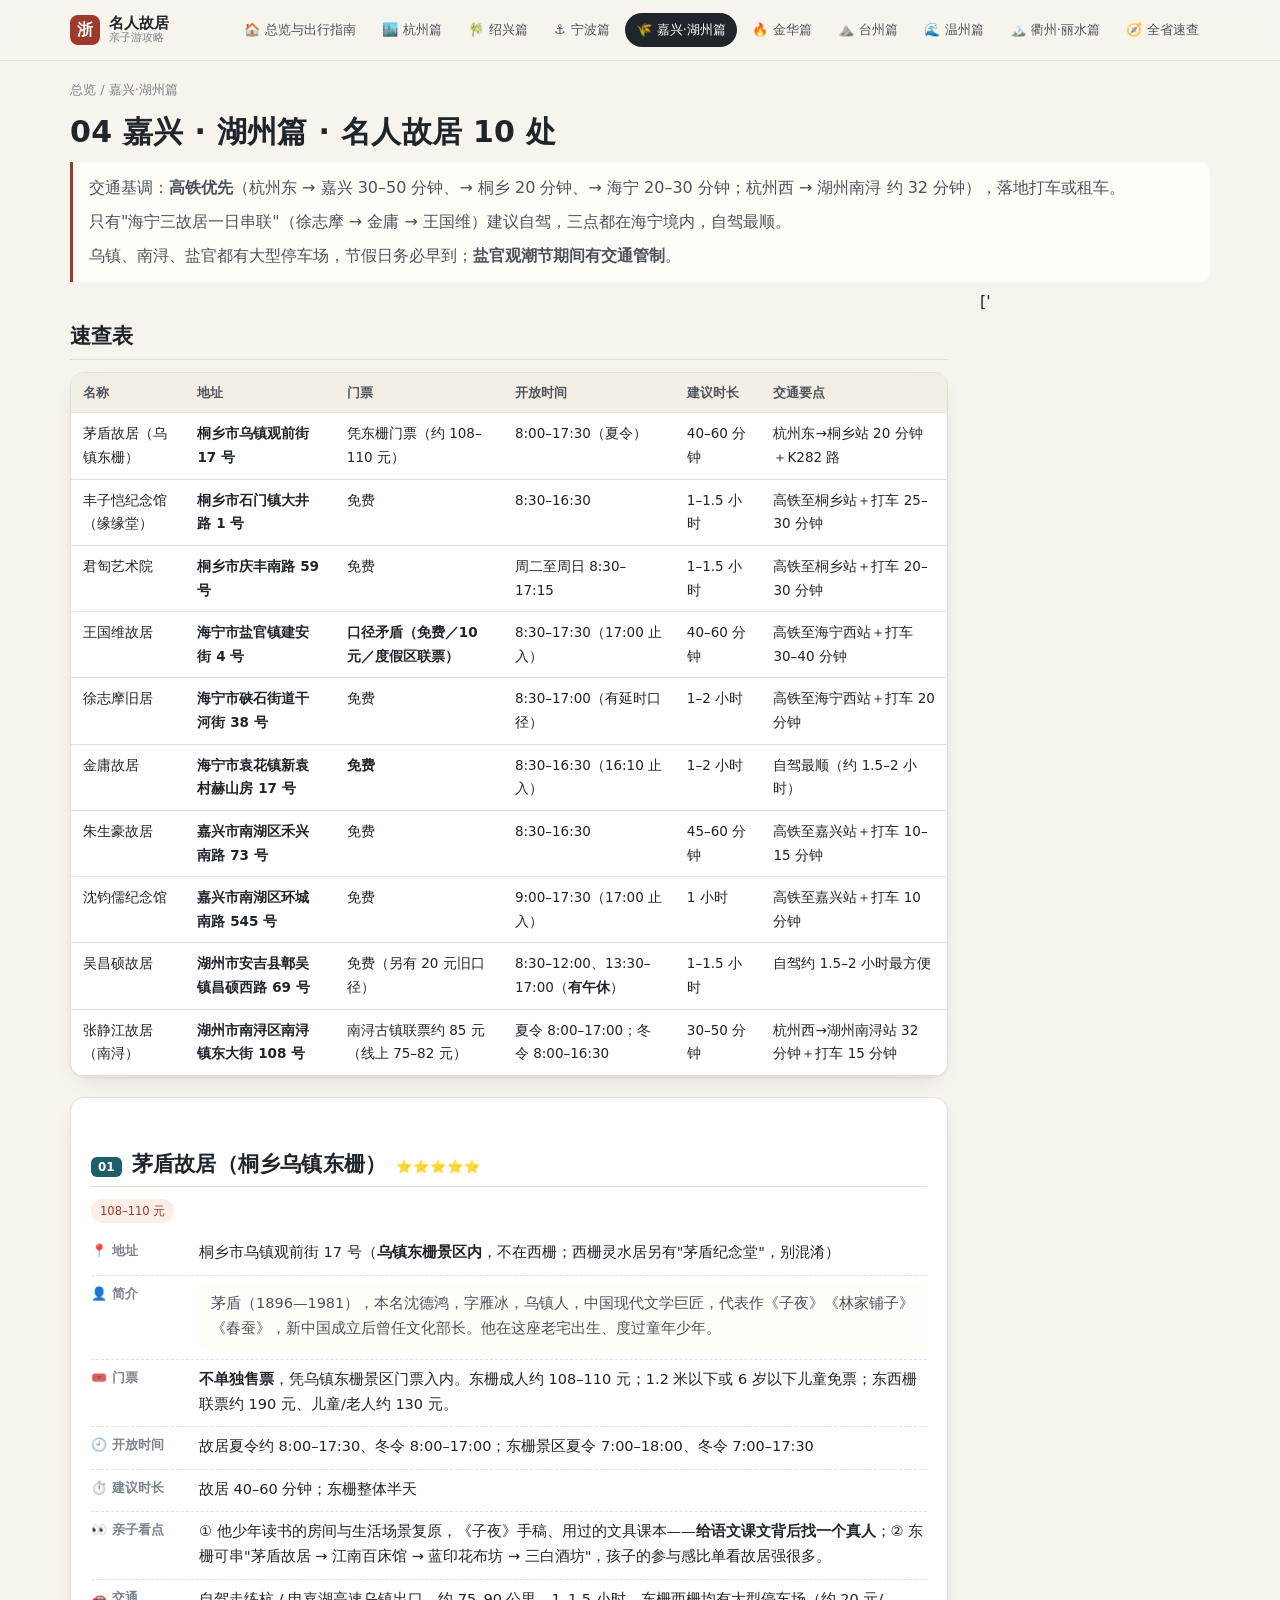
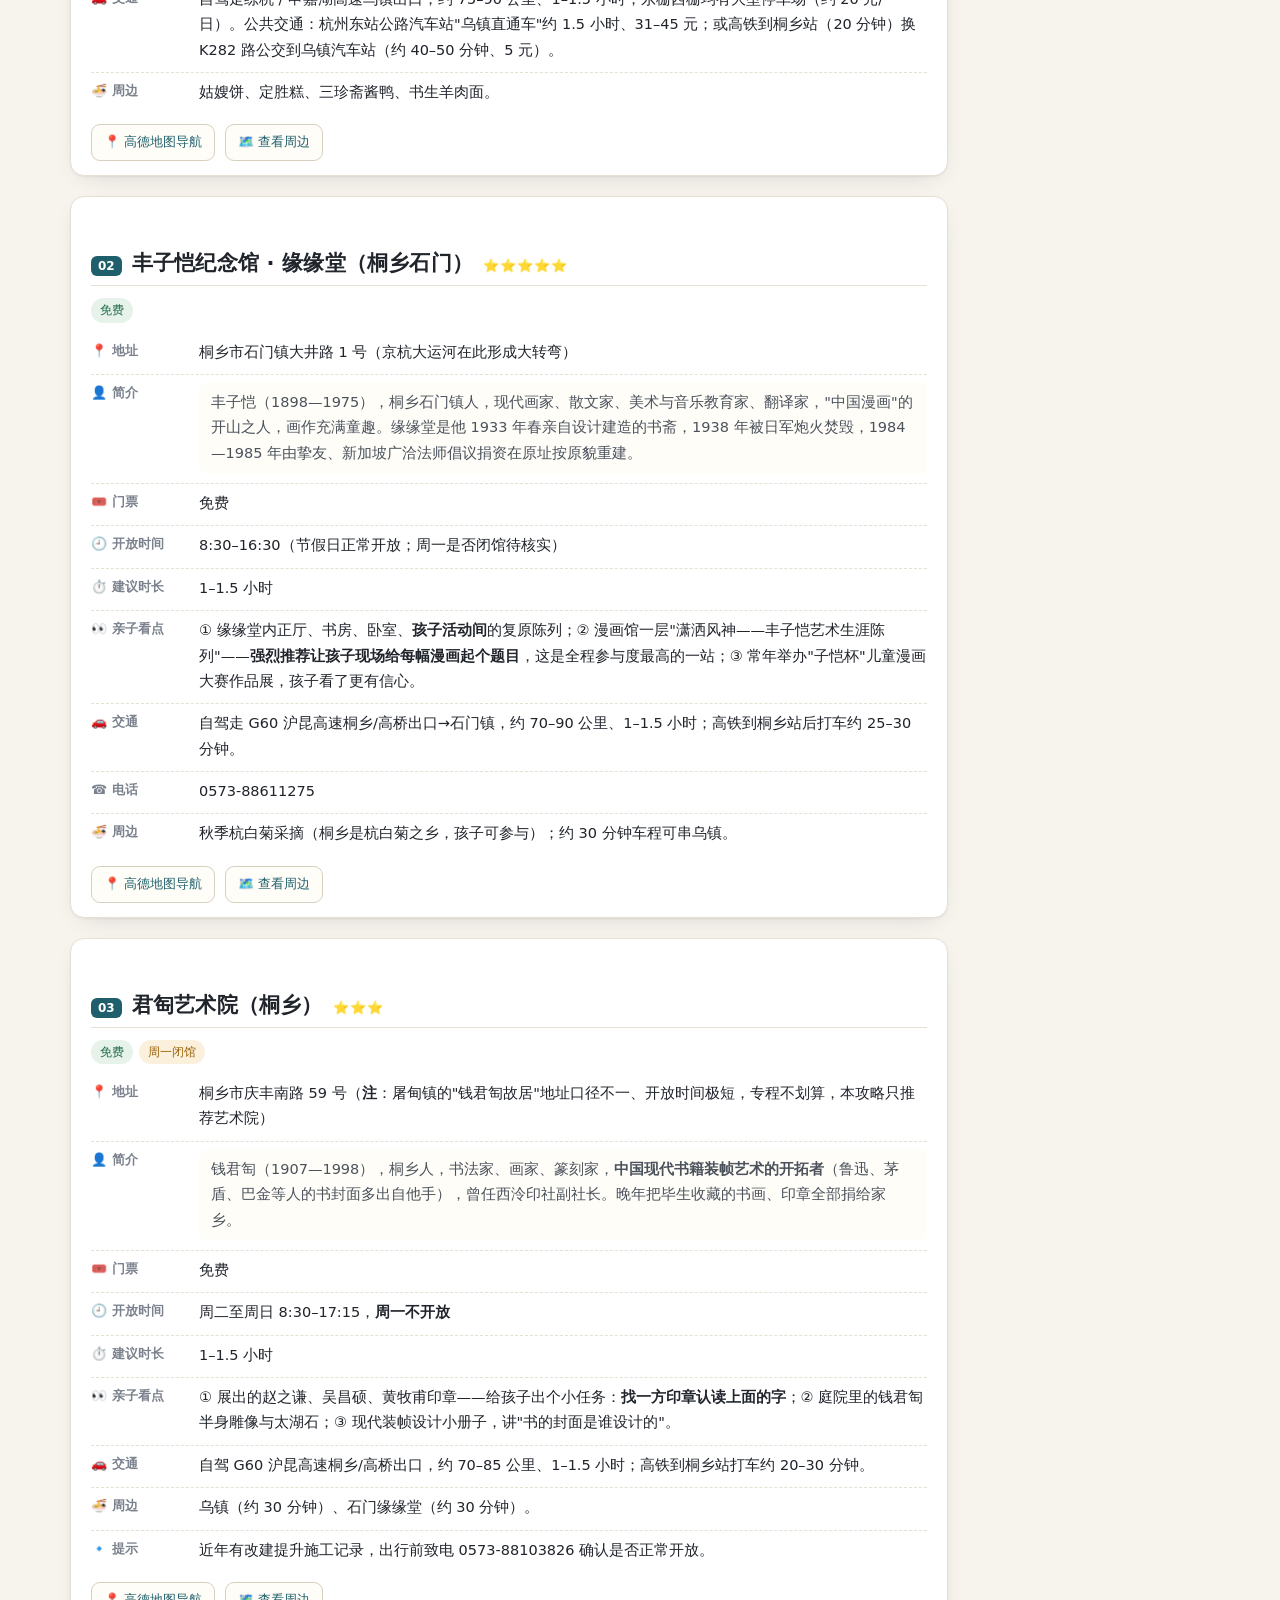
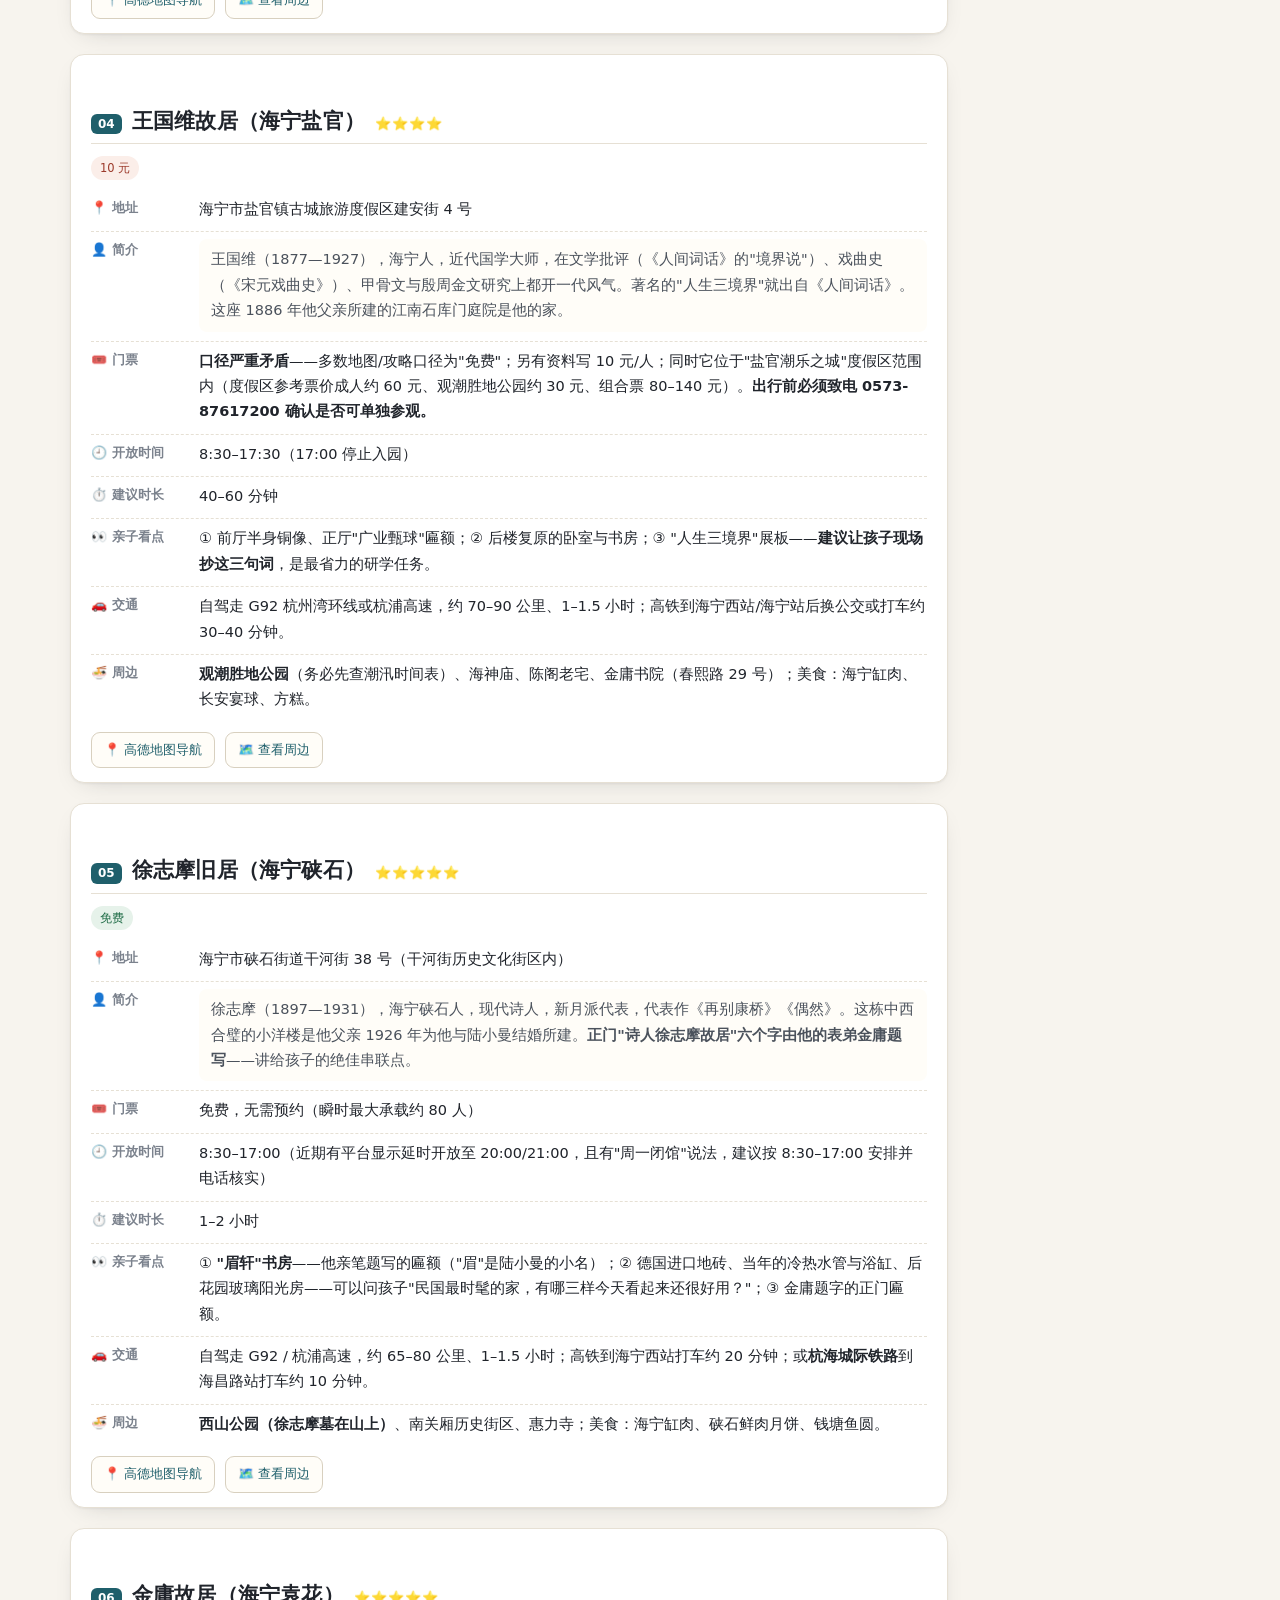
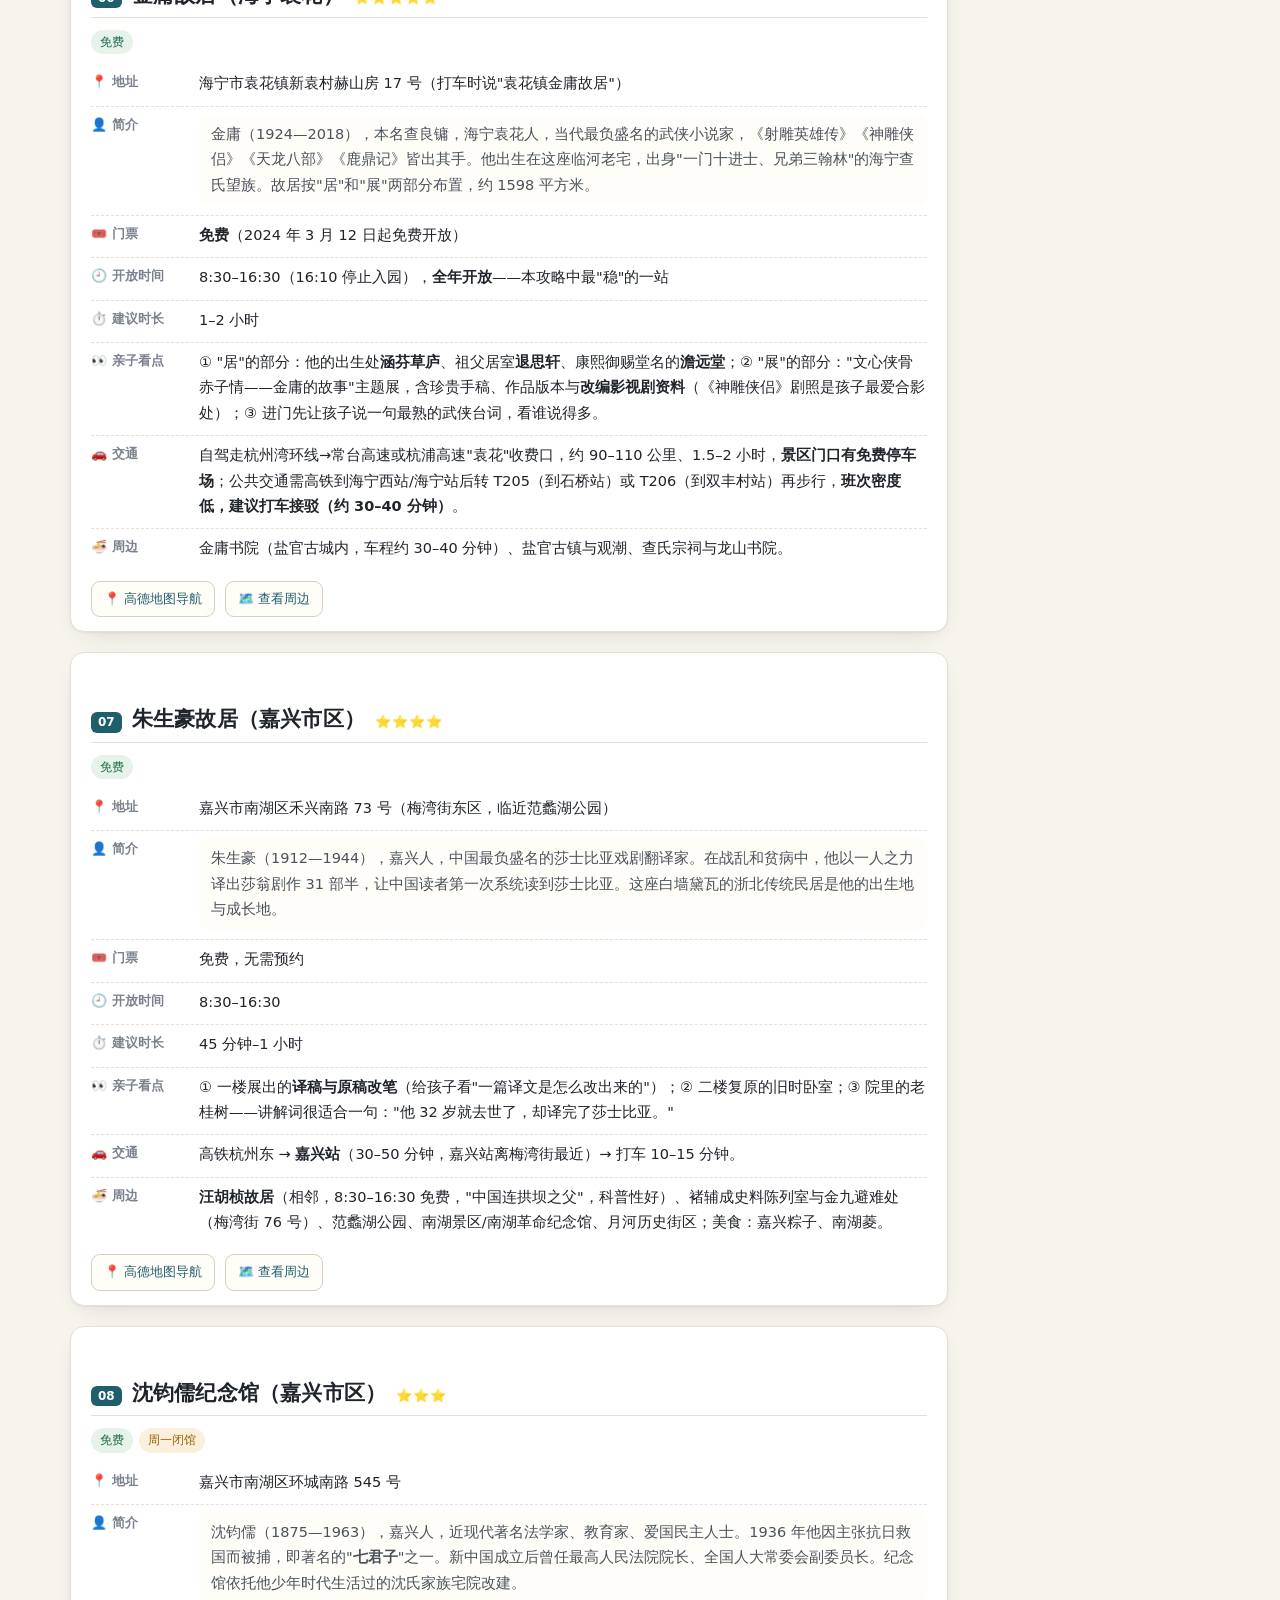
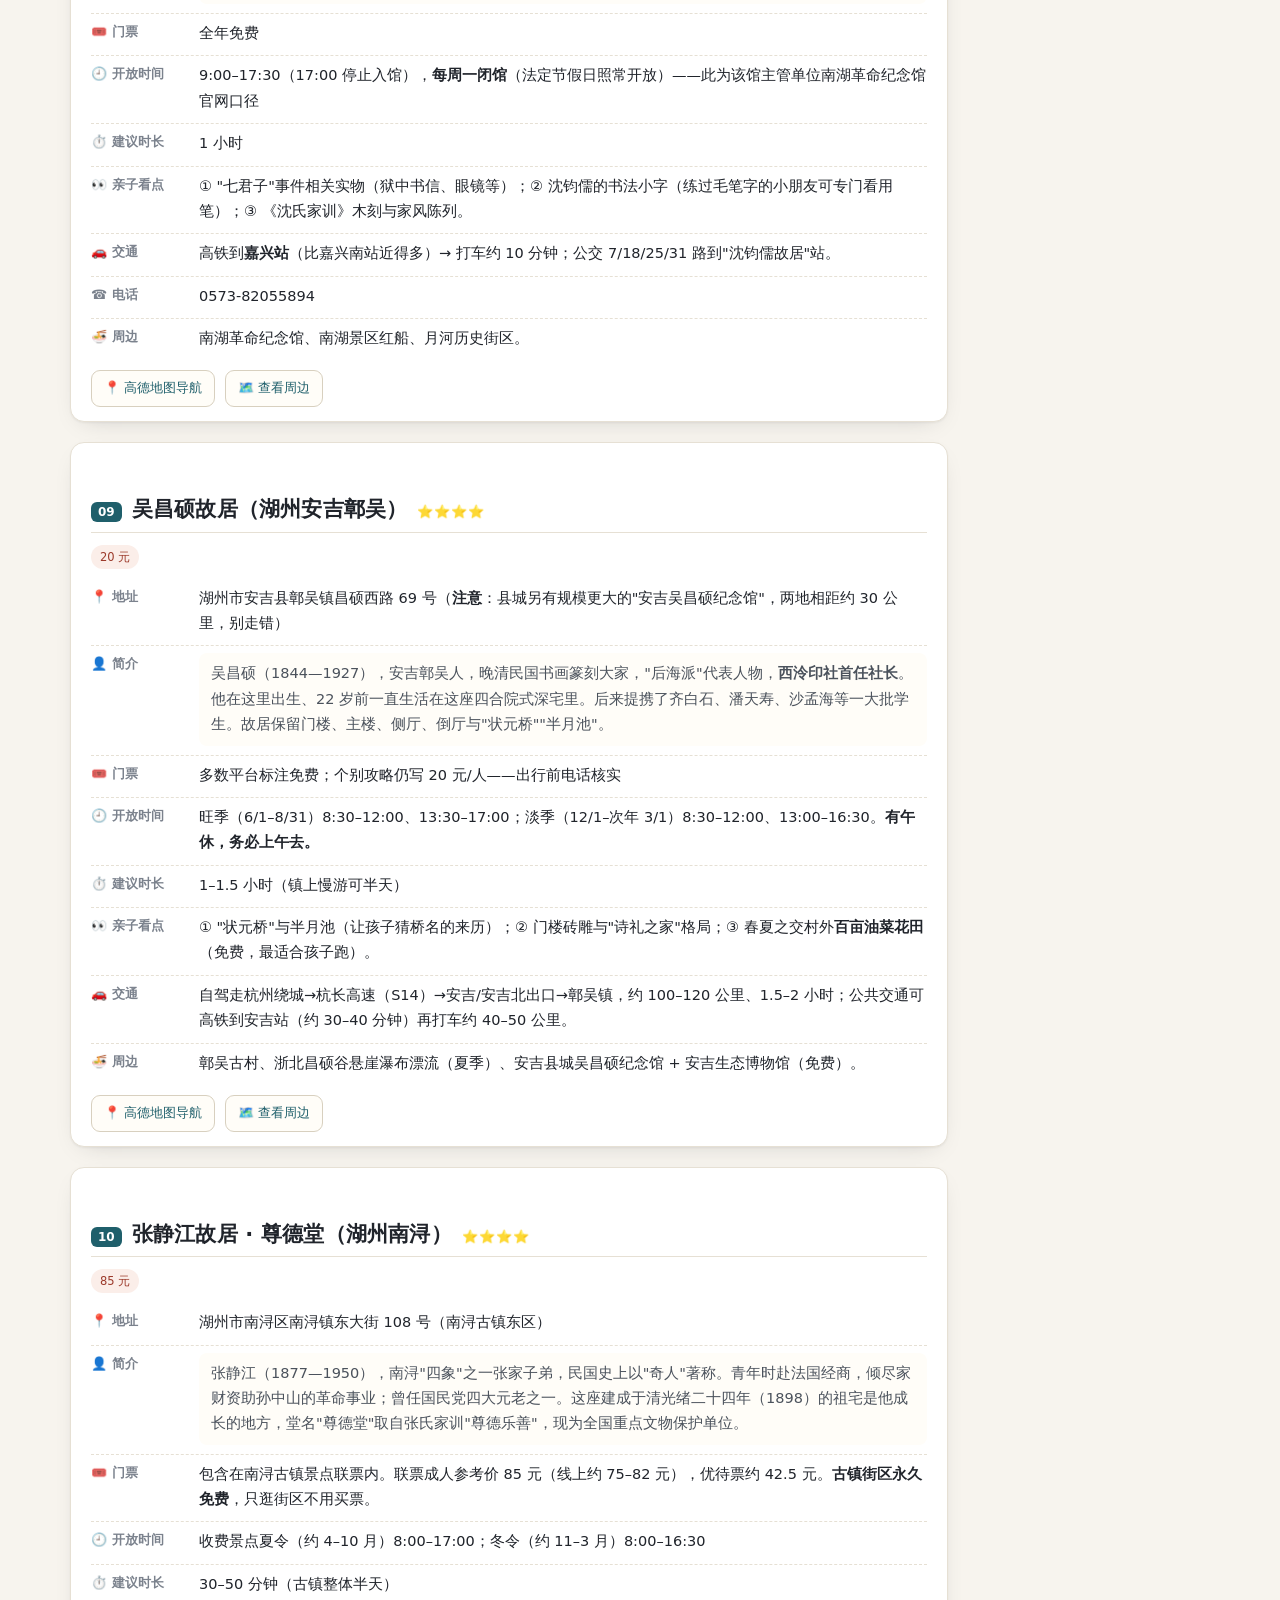
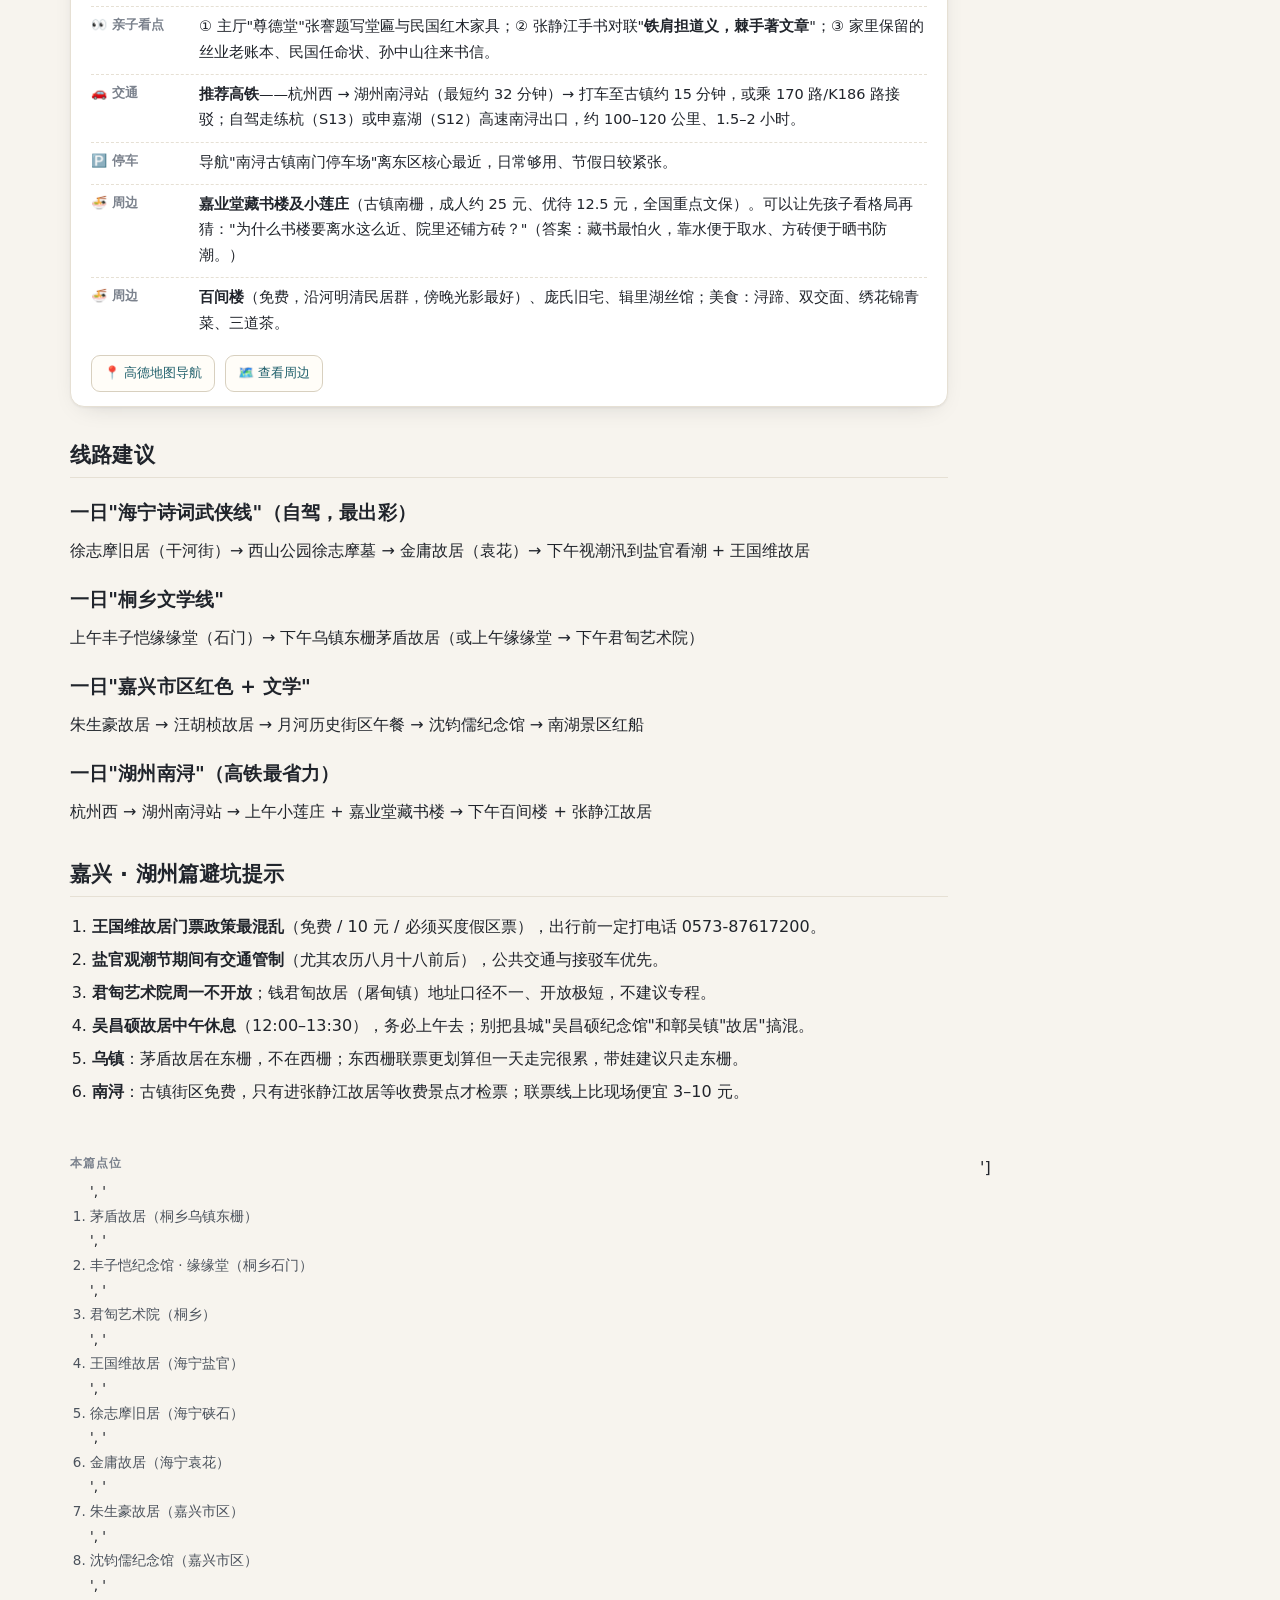
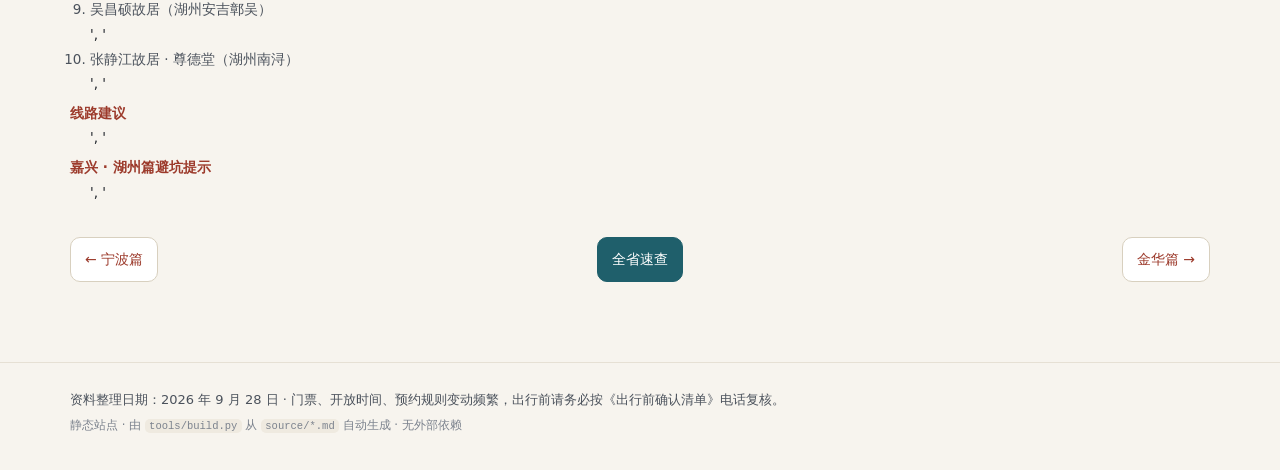
<file: 04-jiaxing-huzhou.html>
<!DOCTYPE html>
<html lang="zh-CN">
<head>
<meta charset="utf-8">
<meta name="viewport" content="width=device-width, initial-scale=1">
<title>04 嘉兴 · 湖州篇 · 名人故居 10 处 · 浙江名人故居亲子游攻略</title>
<meta name="description" content="04 嘉兴 · 湖州篇 · 名人故居 10 处：10 处名人故居，含门票、开放时间、地址、亲子看点、自驾与公共交通双方案。">
<meta property="og:title" content="04 嘉兴 · 湖州篇 · 名人故居 10 处">
<meta property="og:description" content="04 嘉兴 · 湖州篇 · 名人故居 10 处：10 处名人故居，含门票、开放时间、地址、亲子看点、自驾与公共交通双方案。">
<link rel="stylesheet" href="assets/style.css">
</head>
<body>
<header class="site-head">
  <div class="wrap head-inner">
    <a class="brand" href="index.html"><span class="brand-mark">浙</span><span class="brand-txt">名人故居<em>亲子游攻略</em></span></a>
    <button class="nav-toggle" id="navToggle" aria-label="目录">☰ 目录</button>
    <nav class="topnav" id="topNav"><a class="nav-item" href="index.html"><span>🏠</span>总览与出行指南</a><a class="nav-item" href="01-hangzhou.html"><span>🏙️</span>杭州篇</a><a class="nav-item" href="02-shaoxing.html"><span>🎋</span>绍兴篇</a><a class="nav-item" href="03-ningbo.html"><span>⚓</span>宁波篇</a><a class="nav-item active" href="04-jiaxing-huzhou.html"><span>🌾</span>嘉兴·湖州篇</a><a class="nav-item" href="05-jinhua.html"><span>🔥</span>金华篇</a><a class="nav-item" href="06-taizhou.html"><span>⛰️</span>台州篇</a><a class="nav-item" href="07-wenzhou.html"><span>🌊</span>温州篇</a><a class="nav-item" href="08-quzhou-lishui.html"><span>🏔️</span>衢州·丽水篇</a><a class="nav-item" href="all.html"><span>🧭</span>全省速查</a></nav>
  </div>
</header>
<div class="wrap layout">
<nav class="crumb"><a href="index.html">总览</a> / <span>嘉兴·湖州篇</span></nav>
<header class="chap-head">
<h1>04 嘉兴 · 湖州篇 · 名人故居 10 处</h1>
<blockquote><p>交通基调：<strong>高铁优先</strong>（杭州东 → 嘉兴 30–50 分钟、→ 桐乡 20 分钟、→ 海宁 20–30 分钟；杭州西 → 湖州南浔 约 32 分钟），落地打车或租车。</p><p>只有"海宁三故居一日串联"（徐志摩 → 金庸 → 王国维）建议自驾，三点都在海宁境内，自驾最顺。</p><p>乌镇、南浔、盐官都有大型停车场，节假日务必早到；<strong>盐官观潮节期间有交通管制</strong>。</p></blockquote>
</header>
<div class="two-col"><div class="chap-body"><h2 id="quick">速查表</h2><div class="table-wrap"><table class="grid-table"><thead><tr><th>名称</th><th>地址</th><th>门票</th><th>开放时间</th><th>建议时长</th><th>交通要点</th></tr></thead><tbody><tr><td data-label="名称">茅盾故居（乌镇东栅）</td><td data-label="地址">桐乡市乌镇观前街 17 号</td><td data-label="门票">凭东栅门票（约 108–110 元）</td><td data-label="开放时间">8:00–17:30（夏令）</td><td data-label="建议时长">40–60 分钟</td><td data-label="交通要点">杭州东→桐乡站 20 分钟＋K282 路</td></tr><tr><td data-label="名称">丰子恺纪念馆（缘缘堂）</td><td data-label="地址">桐乡市石门镇大井路 1 号</td><td data-label="门票">免费</td><td data-label="开放时间">8:30–16:30</td><td data-label="建议时长">1–1.5 小时</td><td data-label="交通要点">高铁至桐乡站＋打车 25–30 分钟</td></tr><tr><td data-label="名称">君匋艺术院</td><td data-label="地址">桐乡市庆丰南路 59 号</td><td data-label="门票">免费</td><td data-label="开放时间">周二至周日 8:30–17:15</td><td data-label="建议时长">1–1.5 小时</td><td data-label="交通要点">高铁至桐乡站＋打车 20–30 分钟</td></tr><tr><td data-label="名称">王国维故居</td><td data-label="地址">海宁市盐官镇建安街 4 号</td><td data-label="门票"><strong>口径矛盾（免费／10 元／度假区联票）</strong></td><td data-label="开放时间">8:30–17:30（17:00 止入）</td><td data-label="建议时长">40–60 分钟</td><td data-label="交通要点">高铁至海宁西站＋打车 30–40 分钟</td></tr><tr><td data-label="名称">徐志摩旧居</td><td data-label="地址">海宁市硖石街道干河街 38 号</td><td data-label="门票">免费</td><td data-label="开放时间">8:30–17:00（有延时口径）</td><td data-label="建议时长">1–2 小时</td><td data-label="交通要点">高铁至海宁西站＋打车 20 分钟</td></tr><tr><td data-label="名称">金庸故居</td><td data-label="地址">海宁市袁花镇新袁村赫山房 17 号</td><td data-label="门票"><strong>免费</strong></td><td data-label="开放时间">8:30–16:30（16:10 止入）</td><td data-label="建议时长">1–2 小时</td><td data-label="交通要点">自驾最顺（约 1.5–2 小时）</td></tr><tr><td data-label="名称">朱生豪故居</td><td data-label="地址">嘉兴市南湖区禾兴南路 73 号</td><td data-label="门票">免费</td><td data-label="开放时间">8:30–16:30</td><td data-label="建议时长">45–60 分钟</td><td data-label="交通要点">高铁至嘉兴站＋打车 10–15 分钟</td></tr><tr><td data-label="名称">沈钧儒纪念馆</td><td data-label="地址">嘉兴市南湖区环城南路 545 号</td><td data-label="门票">免费</td><td data-label="开放时间">9:00–17:30（17:00 止入）</td><td data-label="建议时长">1 小时</td><td data-label="交通要点">高铁至嘉兴站＋打车 10 分钟</td></tr><tr><td data-label="名称">吴昌硕故居</td><td data-label="地址">湖州市安吉县鄣吴镇昌硕西路 69 号</td><td data-label="门票">免费（另有 20 元旧口径）</td><td data-label="开放时间">8:30–12:00、13:30–17:00（<strong>有午休</strong>）</td><td data-label="建议时长">1–1.5 小时</td><td data-label="交通要点">自驾约 1.5–2 小时最方便</td></tr><tr><td data-label="名称">张静江故居（南浔）</td><td data-label="地址">湖州市南浔区南浔镇东大街 108 号</td><td data-label="门票">南浔古镇联票约 85 元（线上 75–82 元）</td><td data-label="开放时间">夏令 8:00–17:00；冬令 8:00–16:30</td><td data-label="建议时长">30–50 分钟</td><td data-label="交通要点">杭州西→湖州南浔站 32 分钟＋打车 15 分钟</td></tr></tbody></table></div><section class="spot" id="p-04-1"><h2 class="spot-title"><span class="spot-idx">01</span>茅盾故居（桐乡乌镇东栅）<span class="stars">⭐⭐⭐⭐⭐</span></h2><div class="badges"><span class="badge paid">108–110 元</span></div><dl class="fields"><div class="frow f-addr"><dt>📍 地址</dt><dd>桐乡市乌镇观前街 17 号（<strong>乌镇东栅景区内</strong>，不在西栅；西栅灵水居另有"茅盾纪念堂"，别混淆）</dd></div><div class="frow f-intro"><dt>👤 简介</dt><dd>茅盾（1896—1981），本名沈德鸿，字雁冰，乌镇人，中国现代文学巨匠，代表作《子夜》《林家铺子》《春蚕》，新中国成立后曾任文化部长。他在这座老宅出生、度过童年少年。</dd></div><div class="frow f-"><dt>🎟️ 门票</dt><dd><strong>不单独售票</strong>，凭乌镇东栅景区门票入内。东栅成人约 108–110 元；1.2 米以下或 6 岁以下儿童免票；东西栅联票约 190 元、儿童/老人约 130 元。</dd></div><div class="frow f-"><dt>🕘 开放时间</dt><dd>故居夏令约 8:00–17:30、冬令 8:00–17:00；东栅景区夏令 7:00–18:00、冬令 7:00–17:30</dd></div><div class="frow f-"><dt>⏱️ 建议时长</dt><dd>故居 40–60 分钟；东栅整体半天</dd></div><div class="frow f-"><dt>👀 亲子看点</dt><dd>① 他少年读书的房间与生活场景复原，《子夜》手稿、用过的文具课本——<strong>给语文课文背后找一个真人</strong>；② 东栅可串"茅盾故居 → 江南百床馆 → 蓝印花布坊 → 三白酒坊"，孩子的参与感比单看故居强很多。</dd></div><div class="frow f-"><dt>🚗 交通</dt><dd>自驾走练杭 / 申嘉湖高速乌镇出口，约 75–90 公里、1–1.5 小时，东栅西栅均有大型停车场（约 20 元/日）。公共交通：杭州东站公路汽车站"乌镇直通车"约 1.5 小时、31–45 元；或高铁到桐乡站（20 分钟）换 K282 路公交到乌镇汽车站（约 40–50 分钟、5 元）。</dd></div><div class="frow f-"><dt>🍜 周边</dt><dd>姑嫂饼、定胜糕、三珍斋酱鸭、书生羊肉面。</dd></div></dl><div class="spot-actions"><a class="nav-btn" target="_blank" rel="noopener" href="https://uri.amap.com/search?keyword=%E6%A1%90%E4%B9%A1%E5%B8%82%E4%B9%8C%E9%95%87%E8%A7%82%E5%89%8D%E8%A1%97+17+%E5%8F%B7%EF%BC%88%2A%2A%E4%B9%8C%E9%95%87%E4%B8%9C%E6%A0%85%E6%99%AF%E5%8C%BA%E5%86%85%2A%2A%EF%BC%8C%E4%B8%8D%E5%9C%A8%E8%A5%BF%E6%A0%85%EF%BC%9B%E8%A5%BF%E6%A0%85%E7%81%B5%E6%B0%B4%E5%B1%85%E5%8F%A6%E6%9C%89%22%E8%8C%85%E7%9B%BE%E7%BA%AA%E5%BF%B5%E5%A0%82%22%EF%BC%8C%E5%88%AB%E6%B7%B7%E6%B7%86%EF%BC%89+%E8%8C%85%E7%9B%BE%E6%95%85%E5%B1%85%EF%BC%88%E6%A1%90%E4%B9%A1%E4%B9%8C%E9%95%87%E4%B8%9C%E6%A0%85%EF%BC%89">📍 高德地图导航</a><a class="nav-btn" target="_blank" rel="noopener" href="https://www.amap.com/search?query=%E6%A1%90%E4%B9%A1%E5%B8%82%E4%B9%8C%E9%95%87%E8%A7%82%E5%89%8D%E8%A1%97+17+%E5%8F%B7%EF%BC%88%2A%2A%E4%B9%8C%E9%95%87%E4%B8%9C%E6%A0%85%E6%99%AF%E5%8C%BA%E5%86%85%2A%2A%EF%BC%8C%E4%B8%8D%E5%9C%A8%E8%A5%BF%E6%A0%85%EF%BC%9B%E8%A5%BF%E6%A0%85%E7%81%B5%E6%B0%B4%E5%B1%85%E5%8F%A6%E6%9C%89%22%E8%8C%85%E7%9B%BE%E7%BA%AA%E5%BF%B5%E5%A0%82%22%EF%BC%8C%E5%88%AB%E6%B7%B7%E6%B7%86%EF%BC%89+%E8%8C%85%E7%9B%BE%E6%95%85%E5%B1%85%EF%BC%88%E6%A1%90%E4%B9%A1%E4%B9%8C%E9%95%87%E4%B8%9C%E6%A0%85%EF%BC%89">🗺️ 查看周边</a></div></section><section class="spot" id="p-04-2"><h2 class="spot-title"><span class="spot-idx">02</span>丰子恺纪念馆 · 缘缘堂（桐乡石门）<span class="stars">⭐⭐⭐⭐⭐</span></h2><div class="badges"><span class="badge free">免费</span></div><dl class="fields"><div class="frow f-addr"><dt>📍 地址</dt><dd>桐乡市石门镇大井路 1 号（京杭大运河在此形成大转弯）</dd></div><div class="frow f-intro"><dt>👤 简介</dt><dd>丰子恺（1898—1975），桐乡石门镇人，现代画家、散文家、美术与音乐教育家、翻译家，"中国漫画"的开山之人，画作充满童趣。缘缘堂是他 1933 年春亲自设计建造的书斋，1938 年被日军炮火焚毁，1984—1985 年由挚友、新加坡广洽法师倡议捐资在原址按原貌重建。</dd></div><div class="frow f-"><dt>🎟️ 门票</dt><dd>免费</dd></div><div class="frow f-"><dt>🕘 开放时间</dt><dd>8:30–16:30（节假日正常开放；周一是否闭馆待核实）</dd></div><div class="frow f-"><dt>⏱️ 建议时长</dt><dd>1–1.5 小时</dd></div><div class="frow f-"><dt>👀 亲子看点</dt><dd>① 缘缘堂内正厅、书房、卧室、<strong>孩子活动间</strong>的复原陈列；② 漫画馆一层"潇洒风神——丰子恺艺术生涯陈列"——<strong>强烈推荐让孩子现场给每幅漫画起个题目</strong>，这是全程参与度最高的一站；③ 常年举办"子恺杯"儿童漫画大赛作品展，孩子看了更有信心。</dd></div><div class="frow f-"><dt>🚗 交通</dt><dd>自驾走 G60 沪昆高速桐乡/高桥出口→石门镇，约 70–90 公里、1–1.5 小时；高铁到桐乡站后打车约 25–30 分钟。</dd></div><div class="frow f-"><dt>☎️ 电话</dt><dd>0573-88611275</dd></div><div class="frow f-"><dt>🍜 周边</dt><dd>秋季杭白菊采摘（桐乡是杭白菊之乡，孩子可参与）；约 30 分钟车程可串乌镇。</dd></div></dl><div class="spot-actions"><a class="nav-btn" target="_blank" rel="noopener" href="https://uri.amap.com/search?keyword=%E6%A1%90%E4%B9%A1%E5%B8%82%E7%9F%B3%E9%97%A8%E9%95%87%E5%A4%A7%E4%BA%95%E8%B7%AF+1+%E5%8F%B7%EF%BC%88%E4%BA%AC%E6%9D%AD%E5%A4%A7%E8%BF%90%E6%B2%B3%E5%9C%A8%E6%AD%A4%E5%BD%A2%E6%88%90%E5%A4%A7%E8%BD%AC%E5%BC%AF%EF%BC%89+%E4%B8%B0%E5%AD%90%E6%81%BA%E7%BA%AA%E5%BF%B5%E9%A6%86+%C2%B7+%E7%BC%98%E7%BC%98%E5%A0%82%EF%BC%88%E6%A1%90%E4%B9%A1%E7%9F%B3%E9%97%A8%EF%BC%89">📍 高德地图导航</a><a class="nav-btn" target="_blank" rel="noopener" href="https://www.amap.com/search?query=%E6%A1%90%E4%B9%A1%E5%B8%82%E7%9F%B3%E9%97%A8%E9%95%87%E5%A4%A7%E4%BA%95%E8%B7%AF+1+%E5%8F%B7%EF%BC%88%E4%BA%AC%E6%9D%AD%E5%A4%A7%E8%BF%90%E6%B2%B3%E5%9C%A8%E6%AD%A4%E5%BD%A2%E6%88%90%E5%A4%A7%E8%BD%AC%E5%BC%AF%EF%BC%89+%E4%B8%B0%E5%AD%90%E6%81%BA%E7%BA%AA%E5%BF%B5%E9%A6%86+%C2%B7+%E7%BC%98%E7%BC%98%E5%A0%82%EF%BC%88%E6%A1%90%E4%B9%A1%E7%9F%B3%E9%97%A8%EF%BC%89">🗺️ 查看周边</a></div></section><section class="spot" id="p-04-3"><h2 class="spot-title"><span class="spot-idx">03</span>君匋艺术院（桐乡）<span class="stars">⭐⭐⭐</span></h2><div class="badges"><span class="badge free">免费</span><span class="badge warn">周一闭馆</span></div><dl class="fields"><div class="frow f-addr"><dt>📍 地址</dt><dd>桐乡市庆丰南路 59 号（<strong>注</strong>：屠甸镇的"钱君匋故居"地址口径不一、开放时间极短，专程不划算，本攻略只推荐艺术院）</dd></div><div class="frow f-intro"><dt>👤 简介</dt><dd>钱君匋（1907—1998），桐乡人，书法家、画家、篆刻家，<strong>中国现代书籍装帧艺术的开拓者</strong>（鲁迅、茅盾、巴金等人的书封面多出自他手），曾任西泠印社副社长。晚年把毕生收藏的书画、印章全部捐给家乡。</dd></div><div class="frow f-"><dt>🎟️ 门票</dt><dd>免费</dd></div><div class="frow f-"><dt>🕘 开放时间</dt><dd>周二至周日 8:30–17:15，<strong>周一不开放</strong></dd></div><div class="frow f-"><dt>⏱️ 建议时长</dt><dd>1–1.5 小时</dd></div><div class="frow f-"><dt>👀 亲子看点</dt><dd>① 展出的赵之谦、吴昌硕、黄牧甫印章——给孩子出个小任务：<strong>找一方印章认读上面的字</strong>；② 庭院里的钱君匋半身雕像与太湖石；③ 现代装帧设计小册子，讲"书的封面是谁设计的"。</dd></div><div class="frow f-"><dt>🚗 交通</dt><dd>自驾 G60 沪昆高速桐乡/高桥出口，约 70–85 公里、1–1.5 小时；高铁到桐乡站打车约 20–30 分钟。</dd></div><div class="frow f-"><dt>🍜 周边</dt><dd>乌镇（约 30 分钟）、石门缘缘堂（约 30 分钟）。</dd></div><div class="frow f-"><dt>🔹 提示</dt><dd>近年有改建提升施工记录，出行前致电 0573-88103826 确认是否正常开放。</dd></div></dl><div class="spot-actions"><a class="nav-btn" target="_blank" rel="noopener" href="https://uri.amap.com/search?keyword=%E6%A1%90%E4%B9%A1%E5%B8%82%E5%BA%86%E4%B8%B0%E5%8D%97%E8%B7%AF+59+%E5%8F%B7%EF%BC%88%2A%2A%E6%B3%A8%2A%2A%EF%BC%9A%E5%B1%A0%E7%94%B8%E9%95%87%E7%9A%84%22%E9%92%B1%E5%90%9B%E5%8C%8B%E6%95%85%E5%B1%85%22%E5%9C%B0%E5%9D%80%E5%8F%A3%E5%BE%84%E4%B8%8D%E4%B8%80%E3%80%81%E5%BC%80%E6%94%BE%E6%97%B6%E9%97%B4%E6%9E%81%E7%9F%AD%EF%BC%8C%E4%B8%93%E7%A8%8B%E4%B8%8D%E5%88%92%E7%AE%97%EF%BC%8C%E6%9C%AC%E6%94%BB%E7%95%A5%E5%8F%AA%E6%8E%A8%E8%8D%90%E8%89%BA%E6%9C%AF%E9%99%A2%EF%BC%89+%E5%90%9B%E5%8C%8B%E8%89%BA%E6%9C%AF%E9%99%A2%EF%BC%88%E6%A1%90%E4%B9%A1%EF%BC%89">📍 高德地图导航</a><a class="nav-btn" target="_blank" rel="noopener" href="https://www.amap.com/search?query=%E6%A1%90%E4%B9%A1%E5%B8%82%E5%BA%86%E4%B8%B0%E5%8D%97%E8%B7%AF+59+%E5%8F%B7%EF%BC%88%2A%2A%E6%B3%A8%2A%2A%EF%BC%9A%E5%B1%A0%E7%94%B8%E9%95%87%E7%9A%84%22%E9%92%B1%E5%90%9B%E5%8C%8B%E6%95%85%E5%B1%85%22%E5%9C%B0%E5%9D%80%E5%8F%A3%E5%BE%84%E4%B8%8D%E4%B8%80%E3%80%81%E5%BC%80%E6%94%BE%E6%97%B6%E9%97%B4%E6%9E%81%E7%9F%AD%EF%BC%8C%E4%B8%93%E7%A8%8B%E4%B8%8D%E5%88%92%E7%AE%97%EF%BC%8C%E6%9C%AC%E6%94%BB%E7%95%A5%E5%8F%AA%E6%8E%A8%E8%8D%90%E8%89%BA%E6%9C%AF%E9%99%A2%EF%BC%89+%E5%90%9B%E5%8C%8B%E8%89%BA%E6%9C%AF%E9%99%A2%EF%BC%88%E6%A1%90%E4%B9%A1%EF%BC%89">🗺️ 查看周边</a></div></section><section class="spot" id="p-04-4"><h2 class="spot-title"><span class="spot-idx">04</span>王国维故居（海宁盐官）<span class="stars">⭐⭐⭐⭐</span></h2><div class="badges"><span class="badge paid">10 元</span></div><dl class="fields"><div class="frow f-addr"><dt>📍 地址</dt><dd>海宁市盐官镇古城旅游度假区建安街 4 号</dd></div><div class="frow f-intro"><dt>👤 简介</dt><dd>王国维（1877—1927），海宁人，近代国学大师，在文学批评（《人间词话》的"境界说"）、戏曲史（《宋元戏曲史》）、甲骨文与殷周金文研究上都开一代风气。著名的"人生三境界"就出自《人间词话》。这座 1886 年他父亲所建的江南石库门庭院是他的家。</dd></div><div class="frow f-"><dt>🎟️ 门票</dt><dd><strong>口径严重矛盾</strong>——多数地图/攻略口径为"免费"；另有资料写 10 元/人；同时它位于"盐官潮乐之城"度假区范围内（度假区参考票价成人约 60 元、观潮胜地公园约 30 元、组合票 80–140 元）。<strong>出行前必须致电 0573-87617200 确认是否可单独参观。</strong></dd></div><div class="frow f-"><dt>🕘 开放时间</dt><dd>8:30–17:30（17:00 停止入园）</dd></div><div class="frow f-"><dt>⏱️ 建议时长</dt><dd>40–60 分钟</dd></div><div class="frow f-"><dt>👀 亲子看点</dt><dd>① 前厅半身铜像、正厅"广业甄球"匾额；② 后楼复原的卧室与书房；③ "人生三境界"展板——<strong>建议让孩子现场抄这三句词</strong>，是最省力的研学任务。</dd></div><div class="frow f-"><dt>🚗 交通</dt><dd>自驾走 G92 杭州湾环线或杭浦高速，约 70–90 公里、1–1.5 小时；高铁到海宁西站/海宁站后换公交或打车约 30–40 分钟。</dd></div><div class="frow f-"><dt>🍜 周边</dt><dd><strong>观潮胜地公园</strong>（务必先查潮汛时间表）、海神庙、陈阁老宅、金庸书院（春熙路 29 号）；美食：海宁缸肉、长安宴球、方糕。</dd></div></dl><div class="spot-actions"><a class="nav-btn" target="_blank" rel="noopener" href="https://uri.amap.com/search?keyword=%E6%B5%B7%E5%AE%81%E5%B8%82%E7%9B%90%E5%AE%98%E9%95%87%E5%8F%A4%E5%9F%8E%E6%97%85%E6%B8%B8%E5%BA%A6%E5%81%87%E5%8C%BA%E5%BB%BA%E5%AE%89%E8%A1%97+4+%E5%8F%B7+%E7%8E%8B%E5%9B%BD%E7%BB%B4%E6%95%85%E5%B1%85%EF%BC%88%E6%B5%B7%E5%AE%81%E7%9B%90%E5%AE%98%EF%BC%89">📍 高德地图导航</a><a class="nav-btn" target="_blank" rel="noopener" href="https://www.amap.com/search?query=%E6%B5%B7%E5%AE%81%E5%B8%82%E7%9B%90%E5%AE%98%E9%95%87%E5%8F%A4%E5%9F%8E%E6%97%85%E6%B8%B8%E5%BA%A6%E5%81%87%E5%8C%BA%E5%BB%BA%E5%AE%89%E8%A1%97+4+%E5%8F%B7+%E7%8E%8B%E5%9B%BD%E7%BB%B4%E6%95%85%E5%B1%85%EF%BC%88%E6%B5%B7%E5%AE%81%E7%9B%90%E5%AE%98%EF%BC%89">🗺️ 查看周边</a></div></section><section class="spot" id="p-04-5"><h2 class="spot-title"><span class="spot-idx">05</span>徐志摩旧居（海宁硖石）<span class="stars">⭐⭐⭐⭐⭐</span></h2><div class="badges"><span class="badge free">免费</span></div><dl class="fields"><div class="frow f-addr"><dt>📍 地址</dt><dd>海宁市硖石街道干河街 38 号（干河街历史文化街区内）</dd></div><div class="frow f-intro"><dt>👤 简介</dt><dd>徐志摩（1897—1931），海宁硖石人，现代诗人，新月派代表，代表作《再别康桥》《偶然》。这栋中西合璧的小洋楼是他父亲 1926 年为他与陆小曼结婚所建。<strong>正门"诗人徐志摩故居"六个字由他的表弟金庸题写</strong>——讲给孩子的绝佳串联点。</dd></div><div class="frow f-"><dt>🎟️ 门票</dt><dd>免费，无需预约（瞬时最大承载约 80 人）</dd></div><div class="frow f-"><dt>🕘 开放时间</dt><dd>8:30–17:00（近期有平台显示延时开放至 20:00/21:00，且有"周一闭馆"说法，建议按 8:30–17:00 安排并电话核实）</dd></div><div class="frow f-"><dt>⏱️ 建议时长</dt><dd>1–2 小时</dd></div><div class="frow f-"><dt>👀 亲子看点</dt><dd>① <strong>"眉轩"书房</strong>——他亲笔题写的匾额（"眉"是陆小曼的小名）；② 德国进口地砖、当年的冷热水管与浴缸、后花园玻璃阳光房——可以问孩子"民国最时髦的家，有哪三样今天看起来还很好用？"；③ 金庸题字的正门匾额。</dd></div><div class="frow f-"><dt>🚗 交通</dt><dd>自驾走 G92 / 杭浦高速，约 65–80 公里、1–1.5 小时；高铁到海宁西站打车约 20 分钟；或<strong>杭海城际铁路</strong>到海昌路站打车约 10 分钟。</dd></div><div class="frow f-"><dt>🍜 周边</dt><dd><strong>西山公园（徐志摩墓在山上）</strong>、南关厢历史街区、惠力寺；美食：海宁缸肉、硖石鲜肉月饼、钱塘鱼圆。</dd></div></dl><div class="spot-actions"><a class="nav-btn" target="_blank" rel="noopener" href="https://uri.amap.com/search?keyword=%E6%B5%B7%E5%AE%81%E5%B8%82%E7%A1%96%E7%9F%B3%E8%A1%97%E9%81%93%E5%B9%B2%E6%B2%B3%E8%A1%97+38+%E5%8F%B7%EF%BC%88%E5%B9%B2%E6%B2%B3%E8%A1%97%E5%8E%86%E5%8F%B2%E6%96%87%E5%8C%96%E8%A1%97%E5%8C%BA%E5%86%85%EF%BC%89+%E5%BE%90%E5%BF%97%E6%91%A9%E6%97%A7%E5%B1%85%EF%BC%88%E6%B5%B7%E5%AE%81%E7%A1%96%E7%9F%B3%EF%BC%89">📍 高德地图导航</a><a class="nav-btn" target="_blank" rel="noopener" href="https://www.amap.com/search?query=%E6%B5%B7%E5%AE%81%E5%B8%82%E7%A1%96%E7%9F%B3%E8%A1%97%E9%81%93%E5%B9%B2%E6%B2%B3%E8%A1%97+38+%E5%8F%B7%EF%BC%88%E5%B9%B2%E6%B2%B3%E8%A1%97%E5%8E%86%E5%8F%B2%E6%96%87%E5%8C%96%E8%A1%97%E5%8C%BA%E5%86%85%EF%BC%89+%E5%BE%90%E5%BF%97%E6%91%A9%E6%97%A7%E5%B1%85%EF%BC%88%E6%B5%B7%E5%AE%81%E7%A1%96%E7%9F%B3%EF%BC%89">🗺️ 查看周边</a></div></section><section class="spot" id="p-04-6"><h2 class="spot-title"><span class="spot-idx">06</span>金庸故居（海宁袁花）<span class="stars">⭐⭐⭐⭐⭐</span></h2><div class="badges"><span class="badge free">免费</span></div><dl class="fields"><div class="frow f-addr"><dt>📍 地址</dt><dd>海宁市袁花镇新袁村赫山房 17 号（打车时说"袁花镇金庸故居"）</dd></div><div class="frow f-intro"><dt>👤 简介</dt><dd>金庸（1924—2018），本名查良镛，海宁袁花人，当代最负盛名的武侠小说家，《射雕英雄传》《神雕侠侣》《天龙八部》《鹿鼎记》皆出其手。他出生在这座临河老宅，出身"一门十进士、兄弟三翰林"的海宁查氏望族。故居按"居"和"展"两部分布置，约 1598 平方米。</dd></div><div class="frow f-"><dt>🎟️ 门票</dt><dd><strong>免费</strong>（2024 年 3 月 12 日起免费开放）</dd></div><div class="frow f-"><dt>🕘 开放时间</dt><dd>8:30–16:30（16:10 停止入园），<strong>全年开放</strong>——本攻略中最"稳"的一站</dd></div><div class="frow f-"><dt>⏱️ 建议时长</dt><dd>1–2 小时</dd></div><div class="frow f-"><dt>👀 亲子看点</dt><dd>① "居"的部分：他的出生处<strong>涵芬草庐</strong>、祖父居室<strong>退思轩</strong>、康熙御赐堂名的<strong>澹远堂</strong>；② "展"的部分："文心侠骨赤子情——金庸的故事"主题展，含珍贵手稿、作品版本与<strong>改编影视剧资料</strong>（《神雕侠侣》剧照是孩子最爱合影处）；③ 进门先让孩子说一句最熟的武侠台词，看谁说得多。</dd></div><div class="frow f-"><dt>🚗 交通</dt><dd>自驾走杭州湾环线→常台高速或杭浦高速"袁花"收费口，约 90–110 公里、1.5–2 小时，<strong>景区门口有免费停车场</strong>；公共交通需高铁到海宁西站/海宁站后转 T205（到石桥站）或 T206（到双丰村站）再步行，<strong>班次密度低，建议打车接驳（约 30–40 分钟）</strong>。</dd></div><div class="frow f-"><dt>🍜 周边</dt><dd>金庸书院（盐官古城内，车程约 30–40 分钟）、盐官古镇与观潮、查氏宗祠与龙山书院。</dd></div></dl><div class="spot-actions"><a class="nav-btn" target="_blank" rel="noopener" href="https://uri.amap.com/search?keyword=%E6%B5%B7%E5%AE%81%E5%B8%82%E8%A2%81%E8%8A%B1%E9%95%87%E6%96%B0%E8%A2%81%E6%9D%91%E8%B5%AB%E5%B1%B1%E6%88%BF+17+%E5%8F%B7%EF%BC%88%E6%89%93%E8%BD%A6%E6%97%B6%E8%AF%B4%22%E8%A2%81%E8%8A%B1%E9%95%87%E9%87%91%E5%BA%B8%E6%95%85%E5%B1%85%22%EF%BC%89+%E9%87%91%E5%BA%B8%E6%95%85%E5%B1%85%EF%BC%88%E6%B5%B7%E5%AE%81%E8%A2%81%E8%8A%B1%EF%BC%89">📍 高德地图导航</a><a class="nav-btn" target="_blank" rel="noopener" href="https://www.amap.com/search?query=%E6%B5%B7%E5%AE%81%E5%B8%82%E8%A2%81%E8%8A%B1%E9%95%87%E6%96%B0%E8%A2%81%E6%9D%91%E8%B5%AB%E5%B1%B1%E6%88%BF+17+%E5%8F%B7%EF%BC%88%E6%89%93%E8%BD%A6%E6%97%B6%E8%AF%B4%22%E8%A2%81%E8%8A%B1%E9%95%87%E9%87%91%E5%BA%B8%E6%95%85%E5%B1%85%22%EF%BC%89+%E9%87%91%E5%BA%B8%E6%95%85%E5%B1%85%EF%BC%88%E6%B5%B7%E5%AE%81%E8%A2%81%E8%8A%B1%EF%BC%89">🗺️ 查看周边</a></div></section><section class="spot" id="p-04-7"><h2 class="spot-title"><span class="spot-idx">07</span>朱生豪故居（嘉兴市区）<span class="stars">⭐⭐⭐⭐</span></h2><div class="badges"><span class="badge free">免费</span></div><dl class="fields"><div class="frow f-addr"><dt>📍 地址</dt><dd>嘉兴市南湖区禾兴南路 73 号（梅湾街东区，临近范蠡湖公园）</dd></div><div class="frow f-intro"><dt>👤 简介</dt><dd>朱生豪（1912—1944），嘉兴人，中国最负盛名的莎士比亚戏剧翻译家。在战乱和贫病中，他以一人之力译出莎翁剧作 31 部半，让中国读者第一次系统读到莎士比亚。这座白墙黛瓦的浙北传统民居是他的出生地与成长地。</dd></div><div class="frow f-"><dt>🎟️ 门票</dt><dd>免费，无需预约</dd></div><div class="frow f-"><dt>🕘 开放时间</dt><dd>8:30–16:30</dd></div><div class="frow f-"><dt>⏱️ 建议时长</dt><dd>45 分钟–1 小时</dd></div><div class="frow f-"><dt>👀 亲子看点</dt><dd>① 一楼展出的<strong>译稿与原稿改笔</strong>（给孩子看"一篇译文是怎么改出来的"）；② 二楼复原的旧时卧室；③ 院里的老桂树——讲解词很适合一句："他 32 岁就去世了，却译完了莎士比亚。"</dd></div><div class="frow f-"><dt>🚗 交通</dt><dd>高铁杭州东 → <strong>嘉兴站</strong>（30–50 分钟，嘉兴站离梅湾街最近）→ 打车 10–15 分钟。</dd></div><div class="frow f-"><dt>🍜 周边</dt><dd><strong>汪胡桢故居</strong>（相邻，8:30–16:30 免费，"中国连拱坝之父"，科普性好）、褚辅成史料陈列室与金九避难处（梅湾街 76 号）、范蠡湖公园、南湖景区/南湖革命纪念馆、月河历史街区；美食：嘉兴粽子、南湖菱。</dd></div></dl><div class="spot-actions"><a class="nav-btn" target="_blank" rel="noopener" href="https://uri.amap.com/search?keyword=%E5%98%89%E5%85%B4%E5%B8%82%E5%8D%97%E6%B9%96%E5%8C%BA%E7%A6%BE%E5%85%B4%E5%8D%97%E8%B7%AF+73+%E5%8F%B7%EF%BC%88%E6%A2%85%E6%B9%BE%E8%A1%97%E4%B8%9C%E5%8C%BA%EF%BC%8C%E4%B8%B4%E8%BF%91%E8%8C%83%E8%A0%A1%E6%B9%96%E5%85%AC%E5%9B%AD%EF%BC%89+%E6%9C%B1%E7%94%9F%E8%B1%AA%E6%95%85%E5%B1%85%EF%BC%88%E5%98%89%E5%85%B4%E5%B8%82%E5%8C%BA%EF%BC%89">📍 高德地图导航</a><a class="nav-btn" target="_blank" rel="noopener" href="https://www.amap.com/search?query=%E5%98%89%E5%85%B4%E5%B8%82%E5%8D%97%E6%B9%96%E5%8C%BA%E7%A6%BE%E5%85%B4%E5%8D%97%E8%B7%AF+73+%E5%8F%B7%EF%BC%88%E6%A2%85%E6%B9%BE%E8%A1%97%E4%B8%9C%E5%8C%BA%EF%BC%8C%E4%B8%B4%E8%BF%91%E8%8C%83%E8%A0%A1%E6%B9%96%E5%85%AC%E5%9B%AD%EF%BC%89+%E6%9C%B1%E7%94%9F%E8%B1%AA%E6%95%85%E5%B1%85%EF%BC%88%E5%98%89%E5%85%B4%E5%B8%82%E5%8C%BA%EF%BC%89">🗺️ 查看周边</a></div></section><section class="spot" id="p-04-8"><h2 class="spot-title"><span class="spot-idx">08</span>沈钧儒纪念馆（嘉兴市区）<span class="stars">⭐⭐⭐</span></h2><div class="badges"><span class="badge free">免费</span><span class="badge warn">周一闭馆</span></div><dl class="fields"><div class="frow f-addr"><dt>📍 地址</dt><dd>嘉兴市南湖区环城南路 545 号</dd></div><div class="frow f-intro"><dt>👤 简介</dt><dd>沈钧儒（1875—1963），嘉兴人，近现代著名法学家、教育家、爱国民主人士。1936 年他因主张抗日救国而被捕，即著名的"<strong>七君子</strong>"之一。新中国成立后曾任最高人民法院院长、全国人大常委会副委员长。纪念馆依托他少年时代生活过的沈氏家族宅院改建。</dd></div><div class="frow f-"><dt>🎟️ 门票</dt><dd>全年免费</dd></div><div class="frow f-"><dt>🕘 开放时间</dt><dd>9:00–17:30（17:00 停止入馆），<strong>每周一闭馆</strong>（法定节假日照常开放）——此为该馆主管单位南湖革命纪念馆官网口径</dd></div><div class="frow f-"><dt>⏱️ 建议时长</dt><dd>1 小时</dd></div><div class="frow f-"><dt>👀 亲子看点</dt><dd>① "七君子"事件相关实物（狱中书信、眼镜等）；② 沈钧儒的书法小字（练过毛笔字的小朋友可专门看用笔）；③ 《沈氏家训》木刻与家风陈列。</dd></div><div class="frow f-"><dt>🚗 交通</dt><dd>高铁到<strong>嘉兴站</strong>（比嘉兴南站近得多）→ 打车约 10 分钟；公交 7/18/25/31 路到"沈钧儒故居"站。</dd></div><div class="frow f-"><dt>☎️ 电话</dt><dd>0573-82055894</dd></div><div class="frow f-"><dt>🍜 周边</dt><dd>南湖革命纪念馆、南湖景区红船、月河历史街区。</dd></div></dl><div class="spot-actions"><a class="nav-btn" target="_blank" rel="noopener" href="https://uri.amap.com/search?keyword=%E5%98%89%E5%85%B4%E5%B8%82%E5%8D%97%E6%B9%96%E5%8C%BA%E7%8E%AF%E5%9F%8E%E5%8D%97%E8%B7%AF+545+%E5%8F%B7+%E6%B2%88%E9%92%A7%E5%84%92%E7%BA%AA%E5%BF%B5%E9%A6%86%EF%BC%88%E5%98%89%E5%85%B4%E5%B8%82%E5%8C%BA%EF%BC%89">📍 高德地图导航</a><a class="nav-btn" target="_blank" rel="noopener" href="https://www.amap.com/search?query=%E5%98%89%E5%85%B4%E5%B8%82%E5%8D%97%E6%B9%96%E5%8C%BA%E7%8E%AF%E5%9F%8E%E5%8D%97%E8%B7%AF+545+%E5%8F%B7+%E6%B2%88%E9%92%A7%E5%84%92%E7%BA%AA%E5%BF%B5%E9%A6%86%EF%BC%88%E5%98%89%E5%85%B4%E5%B8%82%E5%8C%BA%EF%BC%89">🗺️ 查看周边</a></div></section><section class="spot" id="p-04-9"><h2 class="spot-title"><span class="spot-idx">09</span>吴昌硕故居（湖州安吉鄣吴）<span class="stars">⭐⭐⭐⭐</span></h2><div class="badges"><span class="badge paid">20 元</span></div><dl class="fields"><div class="frow f-addr"><dt>📍 地址</dt><dd>湖州市安吉县鄣吴镇昌硕西路 69 号（<strong>注意</strong>：县城另有规模更大的"安吉吴昌硕纪念馆"，两地相距约 30 公里，别走错）</dd></div><div class="frow f-intro"><dt>👤 简介</dt><dd>吴昌硕（1844—1927），安吉鄣吴人，晚清民国书画篆刻大家，"后海派"代表人物，<strong>西泠印社首任社长</strong>。他在这里出生、22 岁前一直生活在这座四合院式深宅里。后来提携了齐白石、潘天寿、沙孟海等一大批学生。故居保留门楼、主楼、侧厅、倒厅与"状元桥""半月池"。</dd></div><div class="frow f-"><dt>🎟️ 门票</dt><dd>多数平台标注免费；个别攻略仍写 20 元/人——出行前电话核实</dd></div><div class="frow f-"><dt>🕘 开放时间</dt><dd>旺季（6/1–8/31）8:30–12:00、13:30–17:00；淡季（12/1–次年 3/1）8:30–12:00、13:00–16:30。<strong>有午休，务必上午去。</strong></dd></div><div class="frow f-"><dt>⏱️ 建议时长</dt><dd>1–1.5 小时（镇上慢游可半天）</dd></div><div class="frow f-"><dt>👀 亲子看点</dt><dd>① "状元桥"与半月池（让孩子猜桥名的来历）；② 门楼砖雕与"诗礼之家"格局；③ 春夏之交村外<strong>百亩油菜花田</strong>（免费，最适合孩子跑）。</dd></div><div class="frow f-"><dt>🚗 交通</dt><dd>自驾走杭州绕城→杭长高速（S14）→安吉/安吉北出口→鄣吴镇，约 100–120 公里、1.5–2 小时；公共交通可高铁到安吉站（约 30–40 分钟）再打车约 40–50 公里。</dd></div><div class="frow f-"><dt>🍜 周边</dt><dd>鄣吴古村、浙北昌硕谷悬崖瀑布漂流（夏季）、安吉县城吴昌硕纪念馆 + 安吉生态博物馆（免费）。</dd></div></dl><div class="spot-actions"><a class="nav-btn" target="_blank" rel="noopener" href="https://uri.amap.com/search?keyword=%E6%B9%96%E5%B7%9E%E5%B8%82%E5%AE%89%E5%90%89%E5%8E%BF%E9%84%A3%E5%90%B4%E9%95%87%E6%98%8C%E7%A1%95%E8%A5%BF%E8%B7%AF+69+%E5%8F%B7%EF%BC%88%2A%2A%E6%B3%A8%E6%84%8F%2A%2A%EF%BC%9A%E5%8E%BF%E5%9F%8E%E5%8F%A6%E6%9C%89%E8%A7%84%E6%A8%A1%E6%9B%B4%E5%A4%A7%E7%9A%84%22%E5%AE%89%E5%90%89%E5%90%B4%E6%98%8C%E7%A1%95%E7%BA%AA%E5%BF%B5%E9%A6%86%22%EF%BC%8C%E4%B8%A4%E5%9C%B0%E7%9B%B8%E8%B7%9D%E7%BA%A6+30+%E5%85%AC%E9%87%8C%EF%BC%8C%E5%88%AB%E8%B5%B0%E9%94%99%EF%BC%89+%E5%90%B4%E6%98%8C%E7%A1%95%E6%95%85%E5%B1%85%EF%BC%88%E6%B9%96%E5%B7%9E%E5%AE%89%E5%90%89%E9%84%A3%E5%90%B4%EF%BC%89">📍 高德地图导航</a><a class="nav-btn" target="_blank" rel="noopener" href="https://www.amap.com/search?query=%E6%B9%96%E5%B7%9E%E5%B8%82%E5%AE%89%E5%90%89%E5%8E%BF%E9%84%A3%E5%90%B4%E9%95%87%E6%98%8C%E7%A1%95%E8%A5%BF%E8%B7%AF+69+%E5%8F%B7%EF%BC%88%2A%2A%E6%B3%A8%E6%84%8F%2A%2A%EF%BC%9A%E5%8E%BF%E5%9F%8E%E5%8F%A6%E6%9C%89%E8%A7%84%E6%A8%A1%E6%9B%B4%E5%A4%A7%E7%9A%84%22%E5%AE%89%E5%90%89%E5%90%B4%E6%98%8C%E7%A1%95%E7%BA%AA%E5%BF%B5%E9%A6%86%22%EF%BC%8C%E4%B8%A4%E5%9C%B0%E7%9B%B8%E8%B7%9D%E7%BA%A6+30+%E5%85%AC%E9%87%8C%EF%BC%8C%E5%88%AB%E8%B5%B0%E9%94%99%EF%BC%89+%E5%90%B4%E6%98%8C%E7%A1%95%E6%95%85%E5%B1%85%EF%BC%88%E6%B9%96%E5%B7%9E%E5%AE%89%E5%90%89%E9%84%A3%E5%90%B4%EF%BC%89">🗺️ 查看周边</a></div></section><section class="spot" id="p-04-10"><h2 class="spot-title"><span class="spot-idx">10</span>张静江故居 · 尊德堂（湖州南浔）<span class="stars">⭐⭐⭐⭐</span></h2><div class="badges"><span class="badge paid">85 元</span></div><dl class="fields"><div class="frow f-addr"><dt>📍 地址</dt><dd>湖州市南浔区南浔镇东大街 108 号（南浔古镇东区）</dd></div><div class="frow f-intro"><dt>👤 简介</dt><dd>张静江（1877—1950），南浔"四象"之一张家子弟，民国史上以"奇人"著称。青年时赴法国经商，倾尽家财资助孙中山的革命事业；曾任国民党四大元老之一。这座建成于清光绪二十四年（1898）的祖宅是他成长的地方，堂名"尊德堂"取自张氏家训"尊德乐善"，现为全国重点文物保护单位。</dd></div><div class="frow f-"><dt>🎟️ 门票</dt><dd>包含在南浔古镇景点联票内。联票成人参考价 85 元（线上约 75–82 元），优待票约 42.5 元。<strong>古镇街区永久免费</strong>，只逛街区不用买票。</dd></div><div class="frow f-"><dt>🕘 开放时间</dt><dd>收费景点夏令（约 4–10 月）8:00–17:00；冬令（约 11–3 月）8:00–16:30</dd></div><div class="frow f-"><dt>⏱️ 建议时长</dt><dd>30–50 分钟（古镇整体半天）</dd></div><div class="frow f-"><dt>👀 亲子看点</dt><dd>① 主厅"尊德堂"张謇题写堂匾与民国红木家具；② 张静江手书对联"<strong>铁肩担道义，棘手著文章</strong>"；③ 家里保留的丝业老账本、民国任命状、孙中山往来书信。</dd></div><div class="frow f-"><dt>🚗 交通</dt><dd><strong>推荐高铁</strong>——杭州西 → 湖州南浔站（最短约 32 分钟）→ 打车至古镇约 15 分钟，或乘 170 路/K186 路接驳；自驾走练杭（S13）或申嘉湖（S12）高速南浔出口，约 100–120 公里、1.5–2 小时。</dd></div><div class="frow f-"><dt>🅿️ 停车</dt><dd>导航"南浔古镇南门停车场"离东区核心最近，日常够用、节假日较紧张。</dd></div><div class="frow f-"><dt>🍜 周边</dt><dd><strong>嘉业堂藏书楼及小莲庄</strong>（古镇南栅，成人约 25 元、优待 12.5 元，全国重点文保）。可以让先孩子看格局再猜："为什么书楼要离水这么近、院里还铺方砖？"（答案：藏书最怕火，靠水便于取水、方砖便于晒书防潮。）</dd></div><div class="frow f-"><dt>🍜 周边</dt><dd><strong>百间楼</strong>（免费，沿河明清民居群，傍晚光影最好）、庞氏旧宅、辑里湖丝馆；美食：浔蹄、双交面、绣花锦青菜、三道茶。</dd></div></dl><div class="spot-actions"><a class="nav-btn" target="_blank" rel="noopener" href="https://uri.amap.com/search?keyword=%E6%B9%96%E5%B7%9E%E5%B8%82%E5%8D%97%E6%B5%94%E5%8C%BA%E5%8D%97%E6%B5%94%E9%95%87%E4%B8%9C%E5%A4%A7%E8%A1%97+108+%E5%8F%B7%EF%BC%88%E5%8D%97%E6%B5%94%E5%8F%A4%E9%95%87%E4%B8%9C%E5%8C%BA%EF%BC%89+%E5%BC%A0%E9%9D%99%E6%B1%9F%E6%95%85%E5%B1%85+%C2%B7+%E5%B0%8A%E5%BE%B7%E5%A0%82%EF%BC%88%E6%B9%96%E5%B7%9E%E5%8D%97%E6%B5%94%EF%BC%89">📍 高德地图导航</a><a class="nav-btn" target="_blank" rel="noopener" href="https://www.amap.com/search?query=%E6%B9%96%E5%B7%9E%E5%B8%82%E5%8D%97%E6%B5%94%E5%8C%BA%E5%8D%97%E6%B5%94%E9%95%87%E4%B8%9C%E5%A4%A7%E8%A1%97+108+%E5%8F%B7%EF%BC%88%E5%8D%97%E6%B5%94%E5%8F%A4%E9%95%87%E4%B8%9C%E5%8C%BA%EF%BC%89+%E5%BC%A0%E9%9D%99%E6%B1%9F%E6%95%85%E5%B1%85+%C2%B7+%E5%B0%8A%E5%BE%B7%E5%A0%82%EF%BC%88%E6%B9%96%E5%B7%9E%E5%8D%97%E6%B5%94%EF%BC%89">🗺️ 查看周边</a></div></section><h2 id="线路建议">线路建议</h2><h3 id="一日-海宁诗词武侠线-自驾-最出彩">一日"海宁诗词武侠线"（自驾，最出彩）</h3>
<p>徐志摩旧居（干河街）→ 西山公园徐志摩墓 → 金庸故居（袁花）→ 下午视潮汛到盐官看潮 + 王国维故居</p>
<h3 id="一日-桐乡文学线">一日"桐乡文学线"</h3>
<p>上午丰子恺缘缘堂（石门）→ 下午乌镇东栅茅盾故居（或上午缘缘堂 → 下午君匋艺术院）</p>
<h3 id="一日-嘉兴市区红色-文学">一日"嘉兴市区红色 + 文学"</h3>
<p>朱生豪故居 → 汪胡桢故居 → 月河历史街区午餐 → 沈钧儒纪念馆 → 南湖景区红船</p>
<h3 id="一日-湖州南浔-高铁最省力">一日"湖州南浔"（高铁最省力）</h3>
<p>杭州西 → 湖州南浔站 → 上午小莲庄 + 嘉业堂藏书楼 → 下午百间楼 + 张静江故居</p><h2 id="嘉兴-湖州篇避坑提示">嘉兴 · 湖州篇避坑提示</h2><ol><li><strong>王国维故居门票政策最混乱</strong>（免费 / 10 元 / 必须买度假区票），出行前一定打电话 0573-87617200。</li><li><strong>盐官观潮节期间有交通管制</strong>（尤其农历八月十八前后），公共交通与接驳车优先。</li><li><strong>君匋艺术院周一不开放</strong>；钱君匋故居（屠甸镇）地址口径不一、开放极短，不建议专程。</li><li><strong>吴昌硕故居中午休息</strong>（12:00–13:30），务必上午去；别把县城"吴昌硕纪念馆"和鄣吴镇"故居"搞混。</li><li><strong>乌镇</strong>：茅盾故居在东栅，不在西栅；东西栅联票更划算但一天走完很累，带娃建议只走东栅。</li><li><strong>南浔</strong>：古镇街区免费，只有进张静江故居等收费景点才检票；联票线上比现场便宜 3–10 元。</li></ol></div>['<nav class="toc"><b>本篇点位</b><ol>', '<li><a href="#p-04-1">茅盾故居（桐乡乌镇东栅）</a></li>', '<li><a href="#p-04-2">丰子恺纪念馆 · 缘缘堂（桐乡石门）</a></li>', '<li><a href="#p-04-3">君匋艺术院（桐乡）</a></li>', '<li><a href="#p-04-4">王国维故居（海宁盐官）</a></li>', '<li><a href="#p-04-5">徐志摩旧居（海宁硖石）</a></li>', '<li><a href="#p-04-6">金庸故居（海宁袁花）</a></li>', '<li><a href="#p-04-7">朱生豪故居（嘉兴市区）</a></li>', '<li><a href="#p-04-8">沈钧儒纪念馆（嘉兴市区）</a></li>', '<li><a href="#p-04-9">吴昌硕故居（湖州安吉鄣吴）</a></li>', '<li><a href="#p-04-10">张静江故居 · 尊德堂（湖州南浔）</a></li>', '<li class="toc-sec"><a href="#线路建议">线路建议</a></li>', '<li class="toc-sec"><a href="#嘉兴-湖州篇避坑提示">嘉兴 · 湖州篇避坑提示</a></li>', '</ol></nav>']</div>
<nav class="pager"><a href="03-ningbo.html">← 宁波篇</a><a class="to-all" href="all.html">全省速查</a><a href="05-jinhua.html">金华篇 →</a></nav>
</div>
<footer class="site-foot">
  <div class="wrap">
    <p>资料整理日期：2026 年 9 月 28 日 · 门票、开放时间、预约规则变动频繁，出行前请务必按《出行前确认清单》电话复核。</p>
    <p class="muted">静态站点 · 由 <code>tools/build.py</code> 从 <code>source/*.md</code> 自动生成 · 无外部依赖</p>
  </div>
</footer>
<script src="assets/app.js"></script>

</body>
</html>
</file>
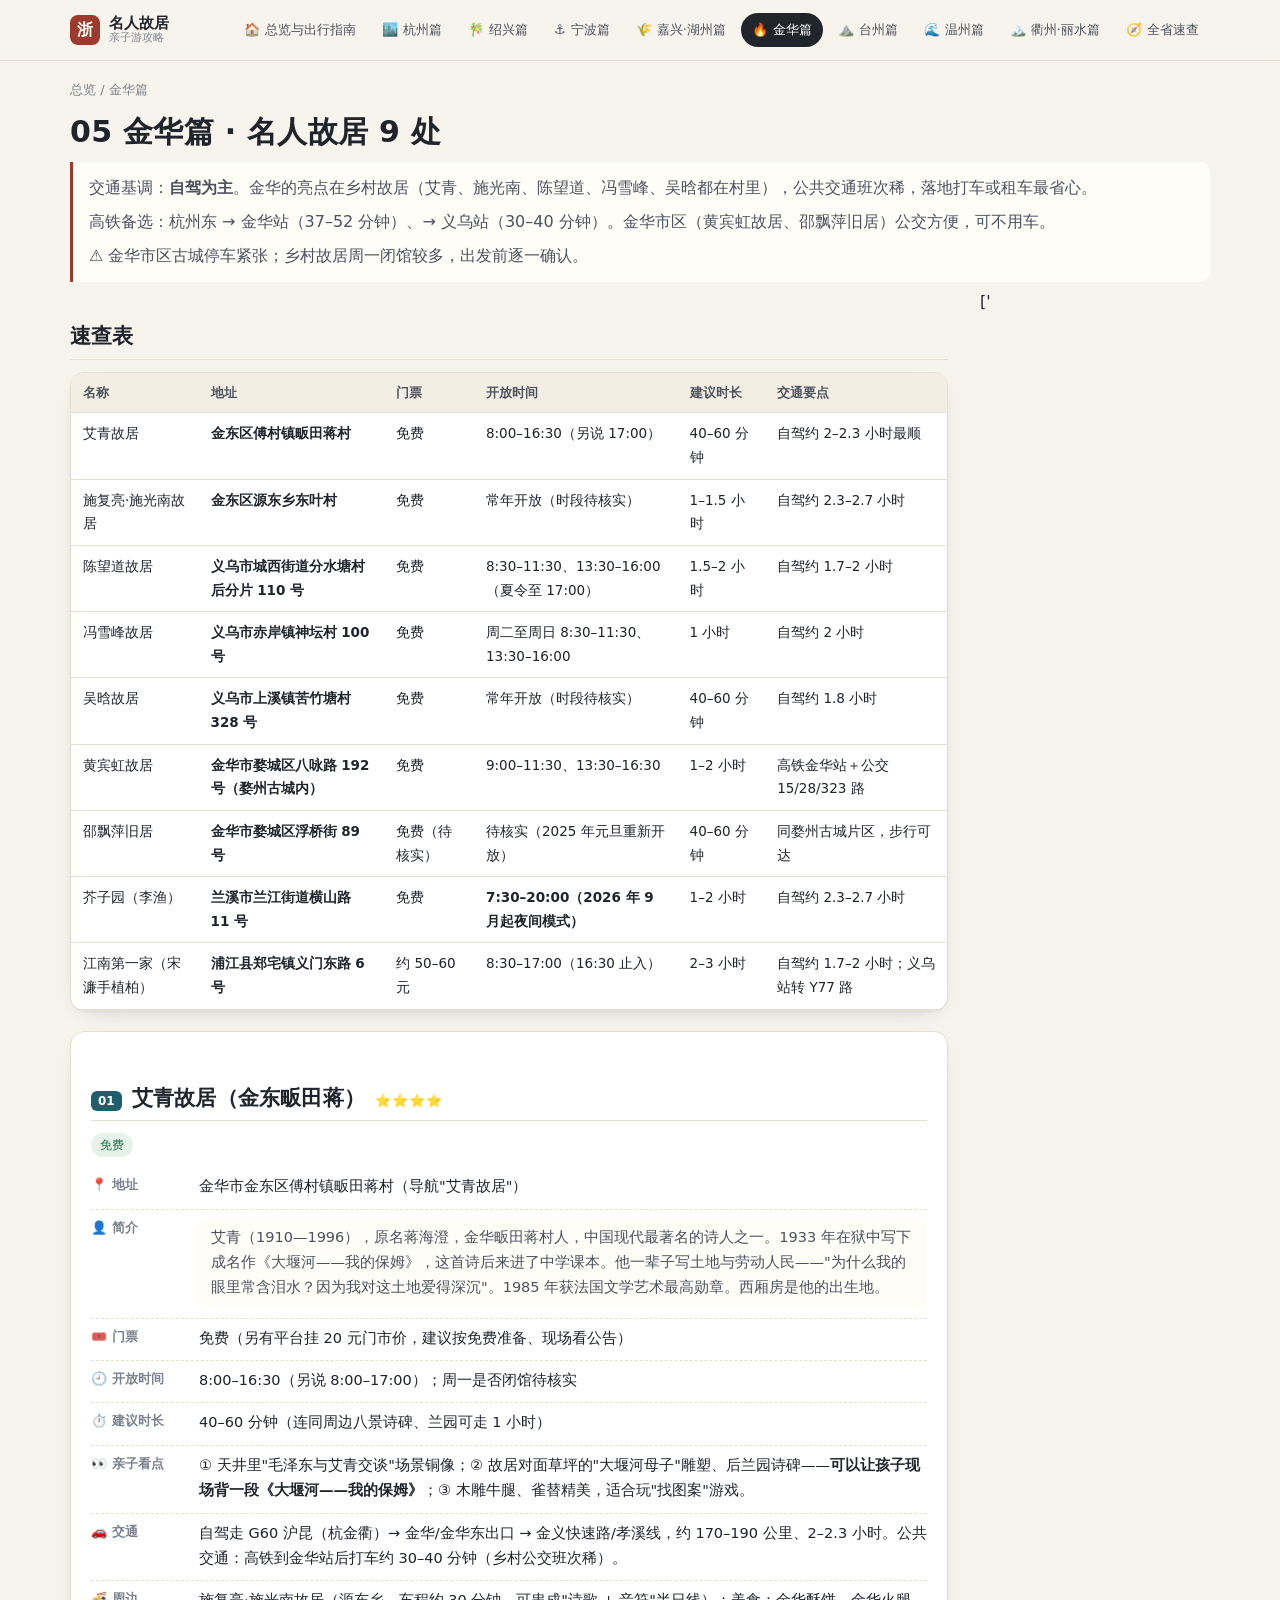
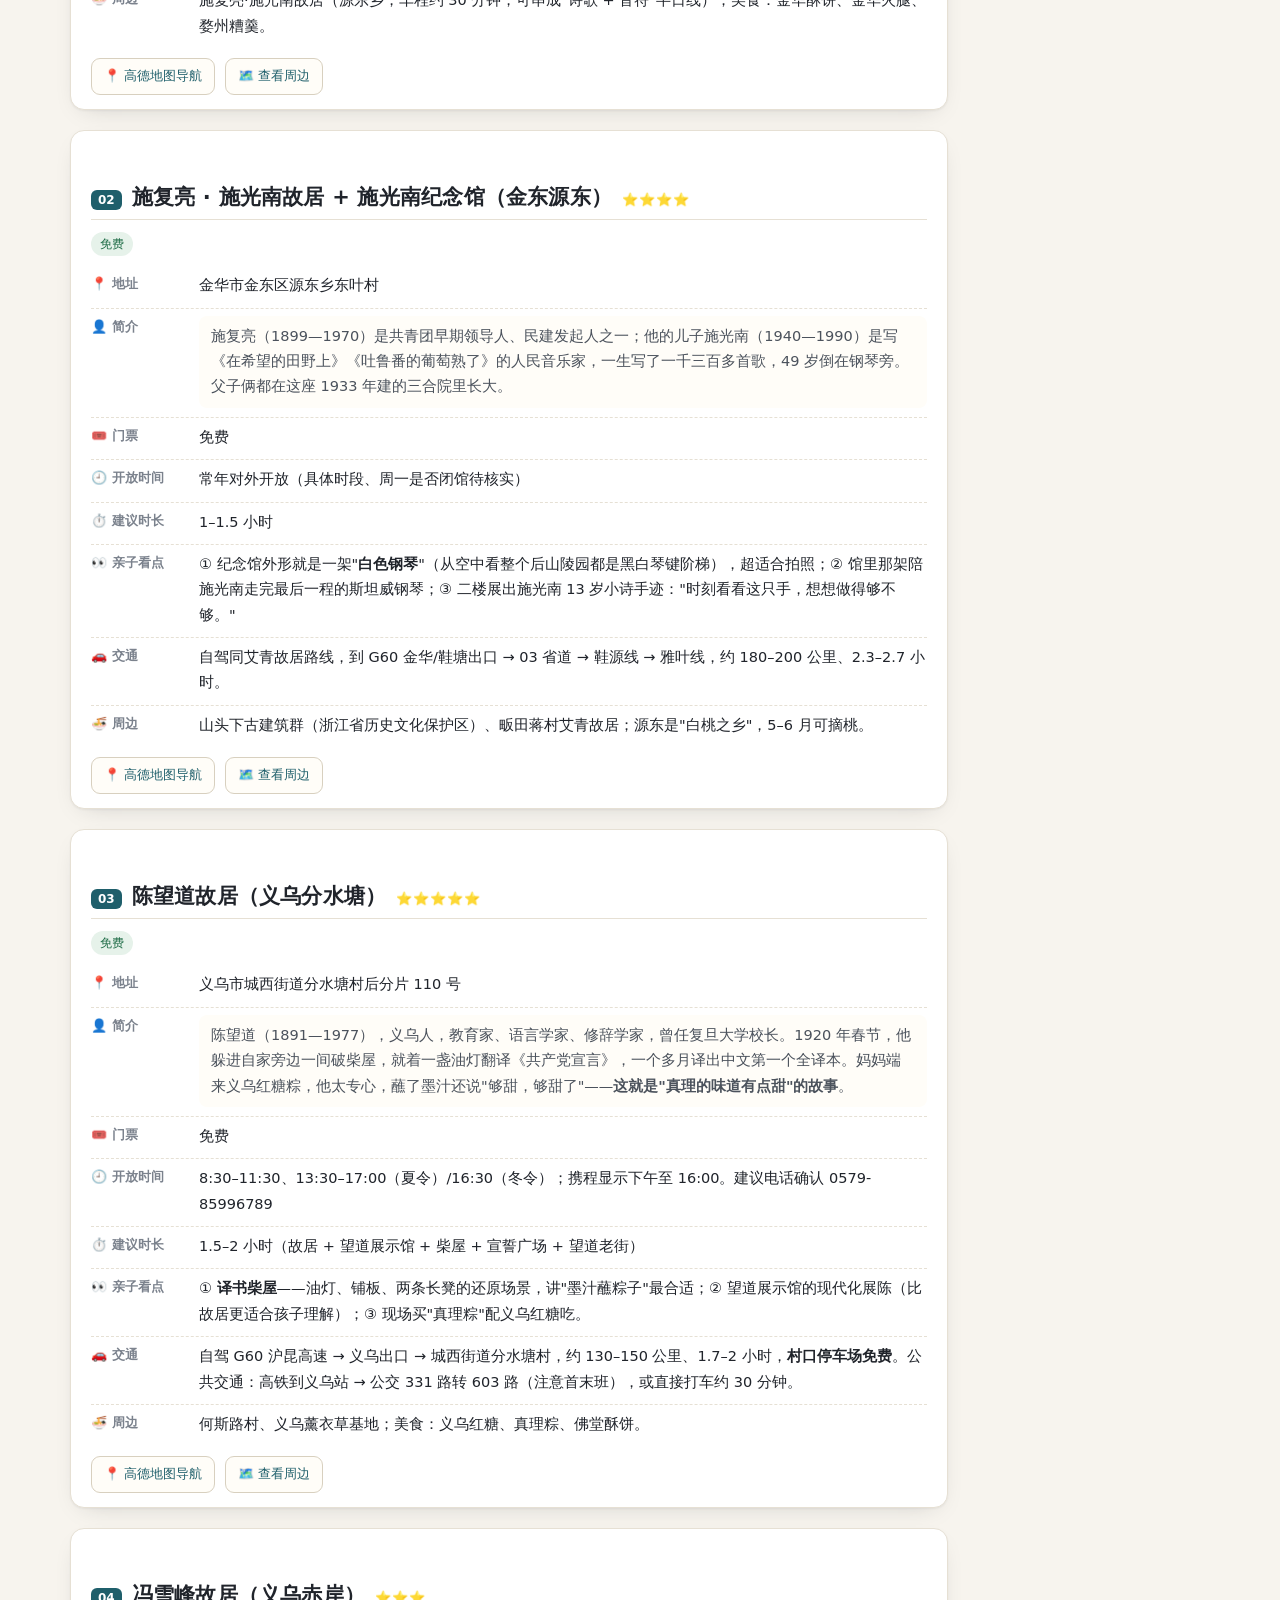
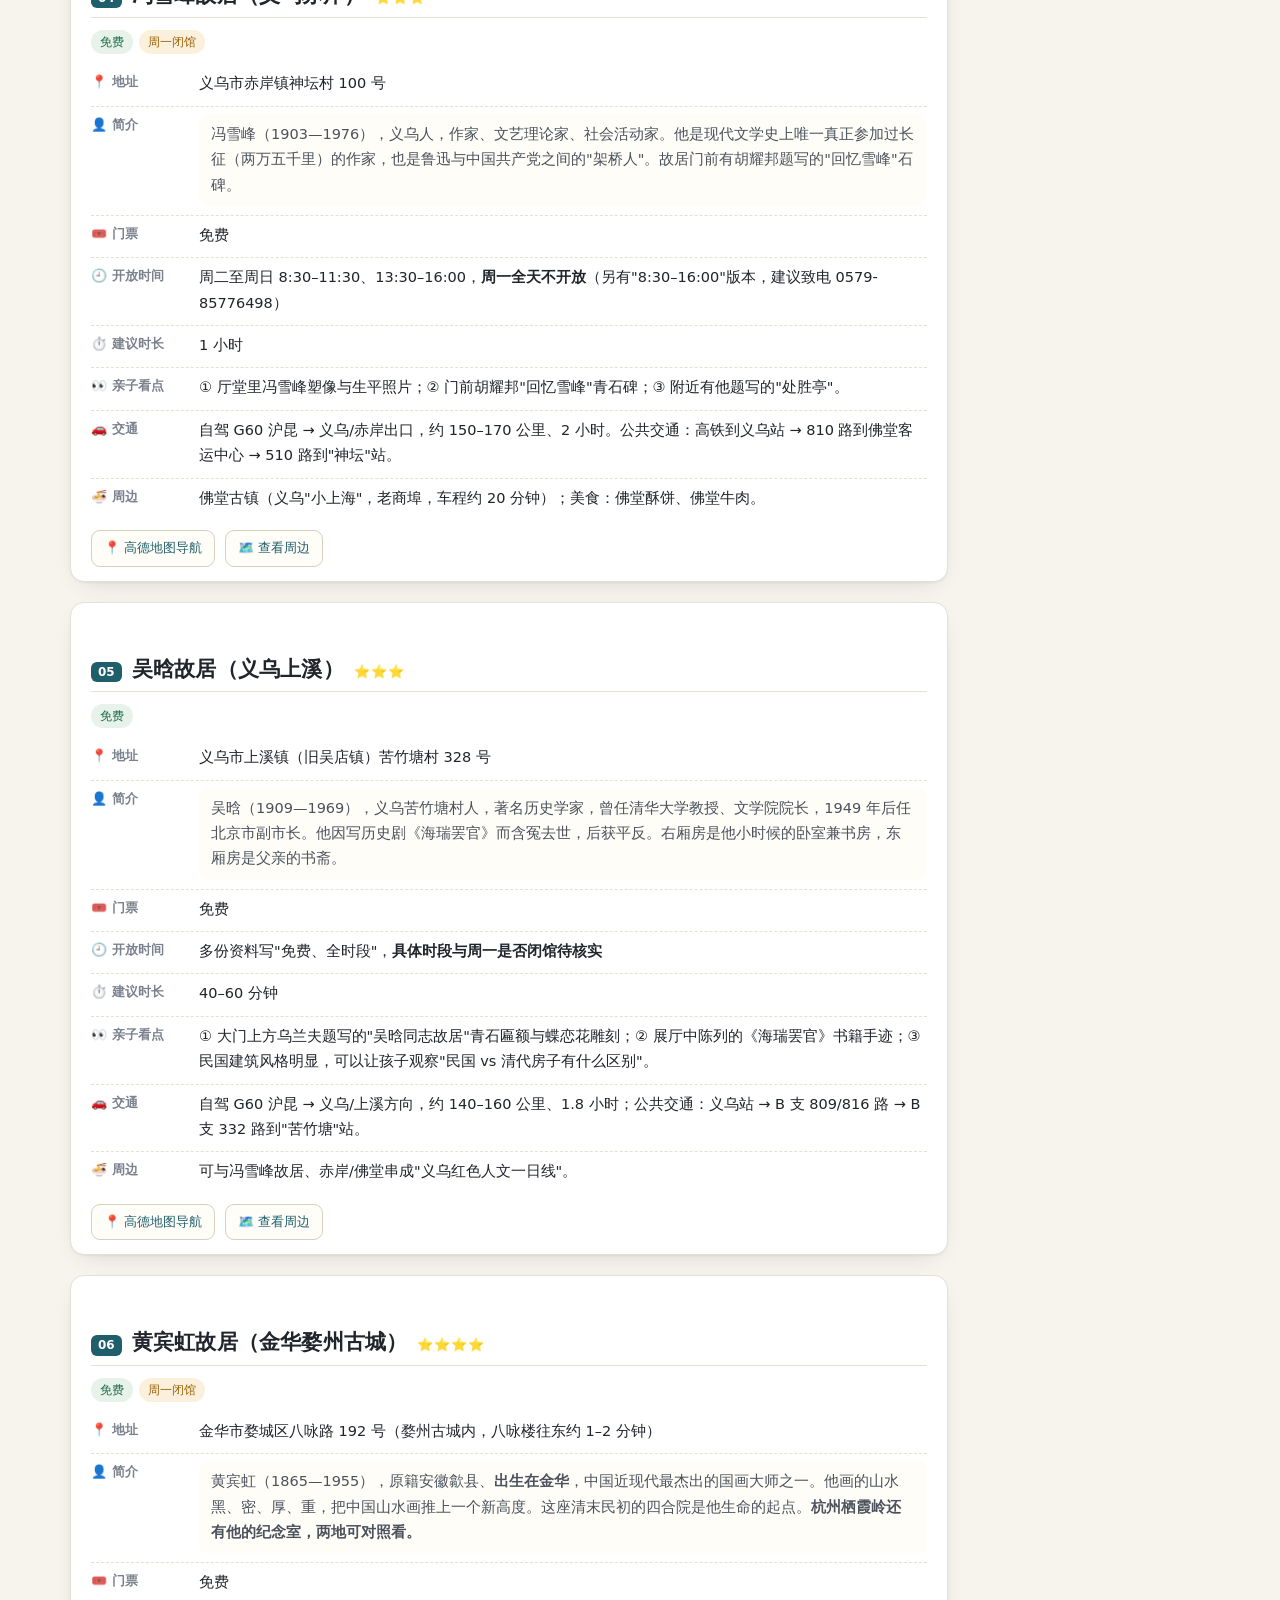
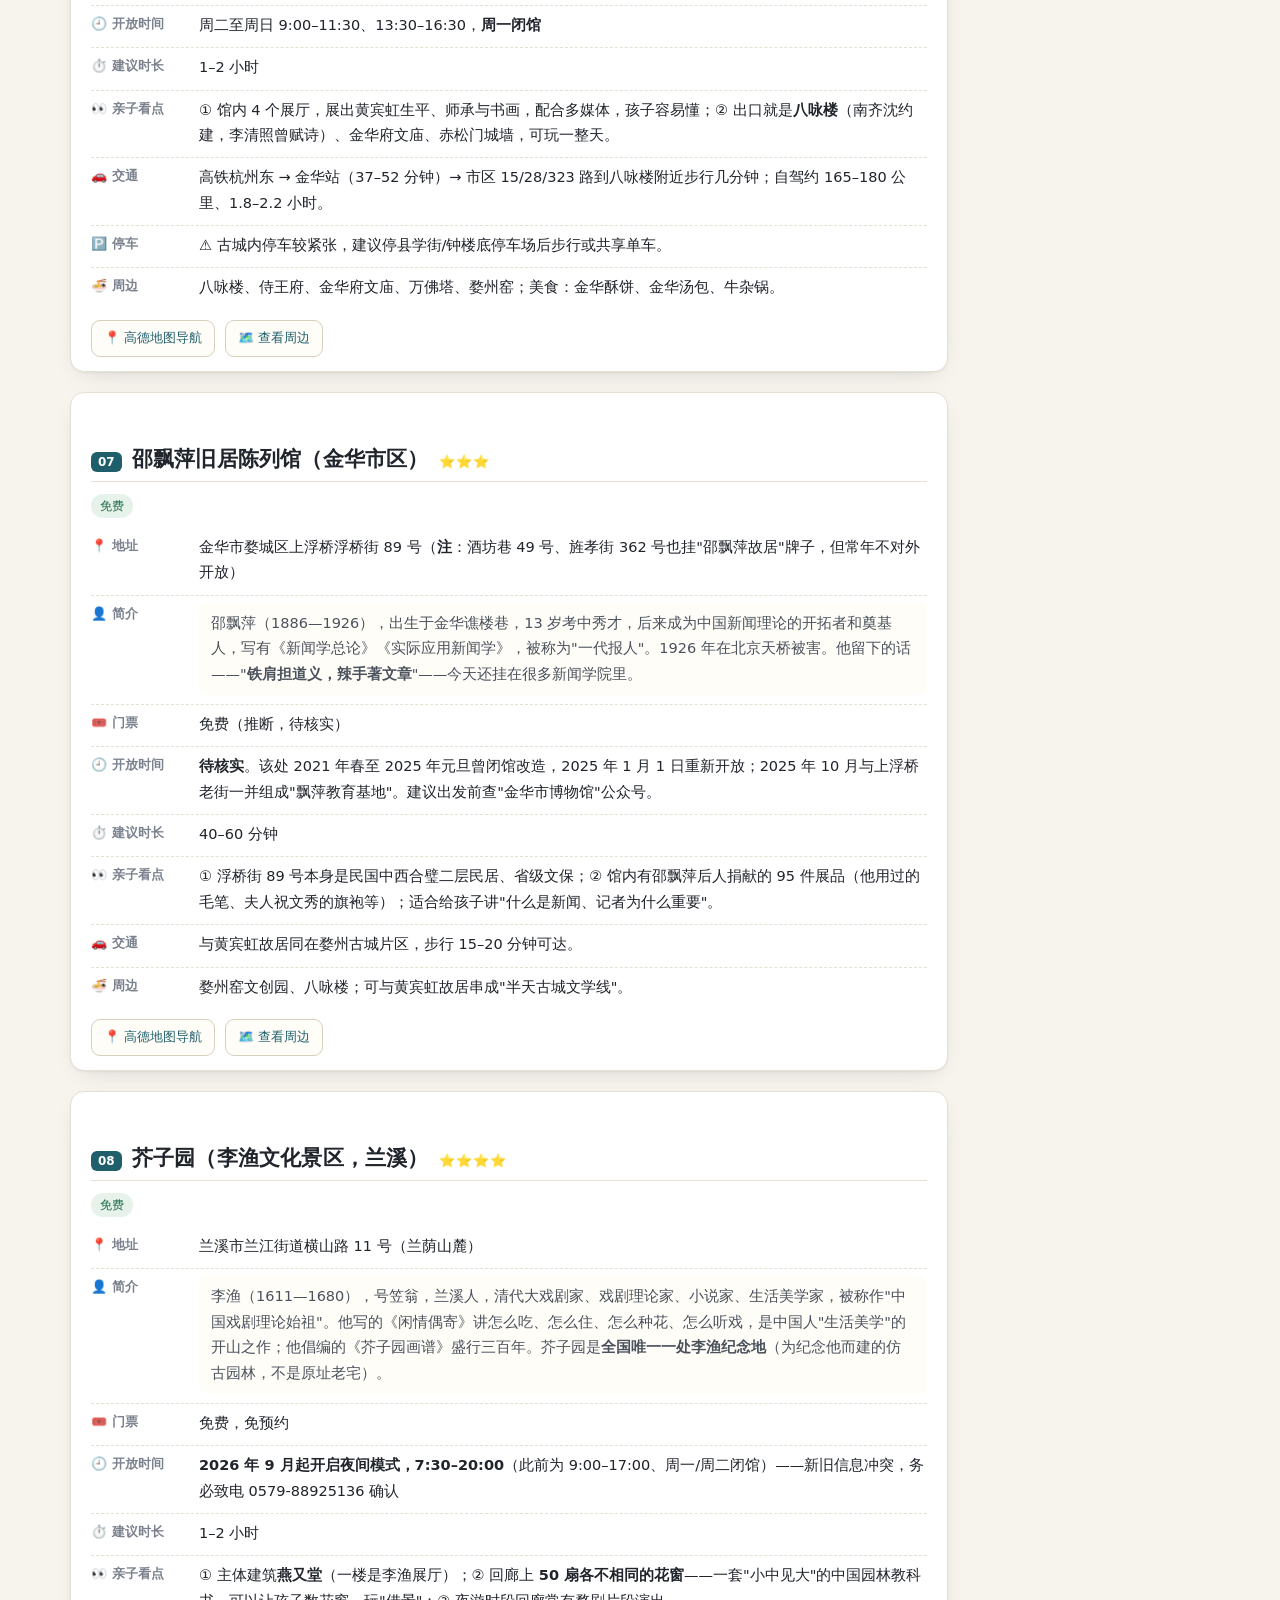
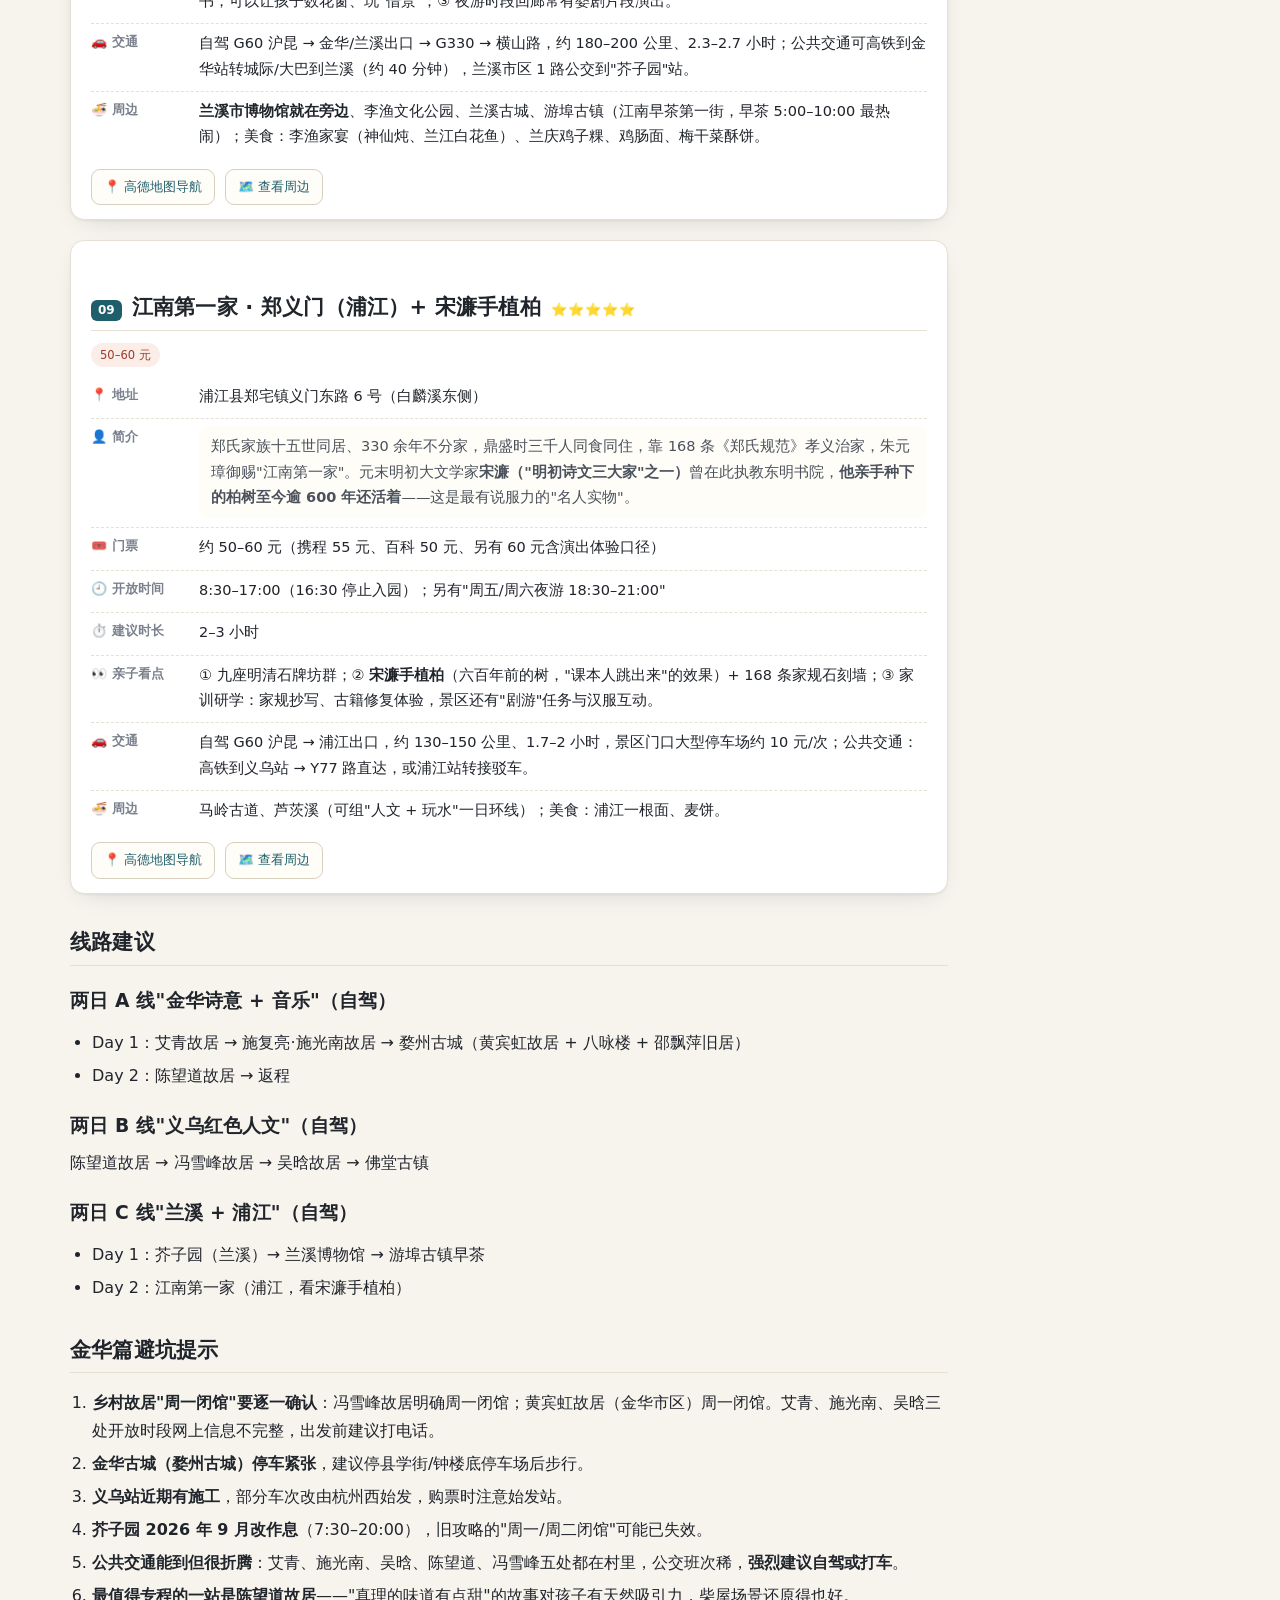
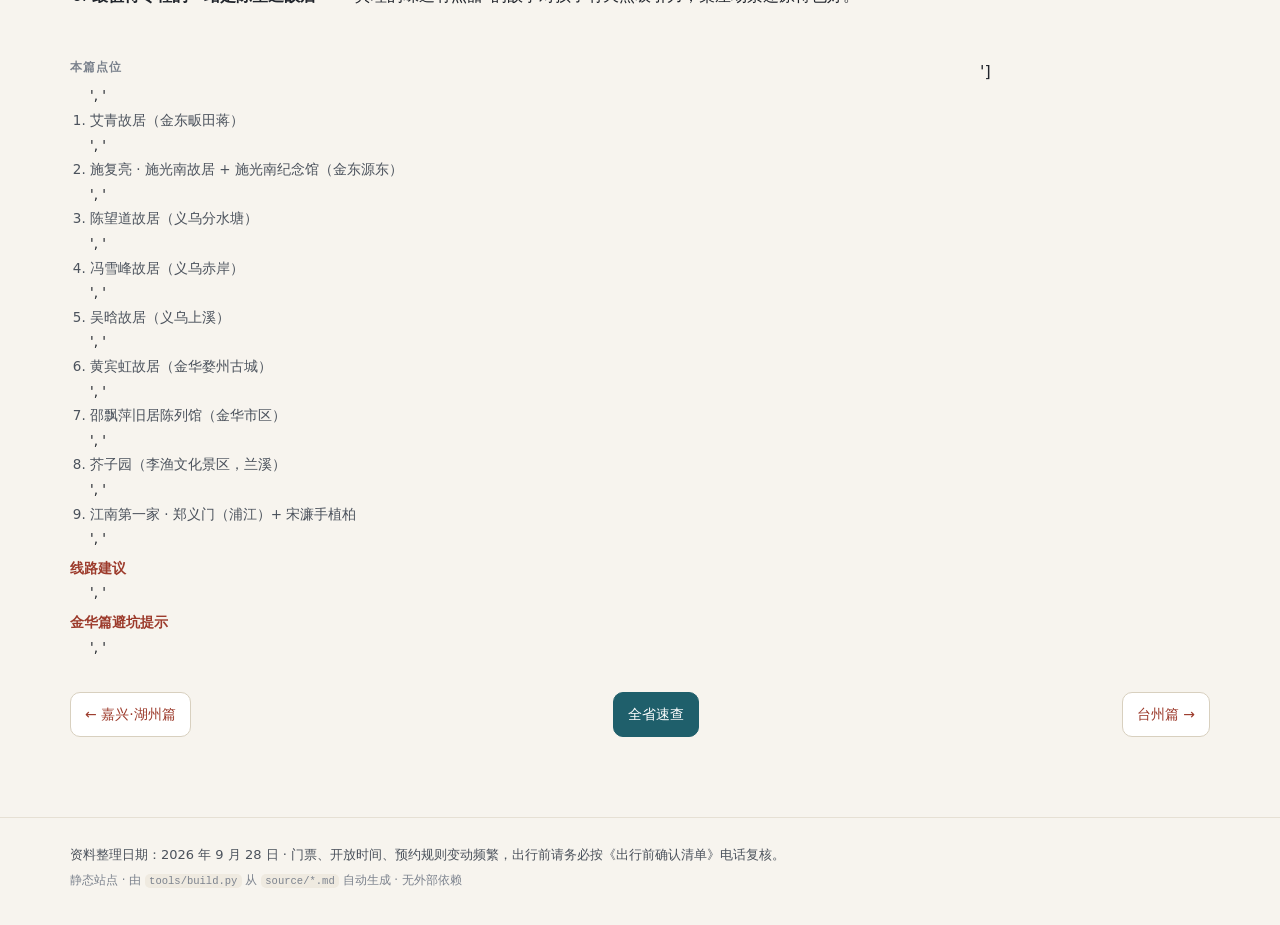
<file: 05-jinhua.html>
<!DOCTYPE html>
<html lang="zh-CN">
<head>
<meta charset="utf-8">
<meta name="viewport" content="width=device-width, initial-scale=1">
<title>05 金华篇 · 名人故居 9 处 · 浙江名人故居亲子游攻略</title>
<meta name="description" content="05 金华篇 · 名人故居 9 处：9 处名人故居，含门票、开放时间、地址、亲子看点、自驾与公共交通双方案。">
<meta property="og:title" content="05 金华篇 · 名人故居 9 处">
<meta property="og:description" content="05 金华篇 · 名人故居 9 处：9 处名人故居，含门票、开放时间、地址、亲子看点、自驾与公共交通双方案。">
<link rel="stylesheet" href="assets/style.css">
</head>
<body>
<header class="site-head">
  <div class="wrap head-inner">
    <a class="brand" href="index.html"><span class="brand-mark">浙</span><span class="brand-txt">名人故居<em>亲子游攻略</em></span></a>
    <button class="nav-toggle" id="navToggle" aria-label="目录">☰ 目录</button>
    <nav class="topnav" id="topNav"><a class="nav-item" href="index.html"><span>🏠</span>总览与出行指南</a><a class="nav-item" href="01-hangzhou.html"><span>🏙️</span>杭州篇</a><a class="nav-item" href="02-shaoxing.html"><span>🎋</span>绍兴篇</a><a class="nav-item" href="03-ningbo.html"><span>⚓</span>宁波篇</a><a class="nav-item" href="04-jiaxing-huzhou.html"><span>🌾</span>嘉兴·湖州篇</a><a class="nav-item active" href="05-jinhua.html"><span>🔥</span>金华篇</a><a class="nav-item" href="06-taizhou.html"><span>⛰️</span>台州篇</a><a class="nav-item" href="07-wenzhou.html"><span>🌊</span>温州篇</a><a class="nav-item" href="08-quzhou-lishui.html"><span>🏔️</span>衢州·丽水篇</a><a class="nav-item" href="all.html"><span>🧭</span>全省速查</a></nav>
  </div>
</header>
<div class="wrap layout">
<nav class="crumb"><a href="index.html">总览</a> / <span>金华篇</span></nav>
<header class="chap-head">
<h1>05 金华篇 · 名人故居 9 处</h1>
<blockquote><p>交通基调：<strong>自驾为主</strong>。金华的亮点在乡村故居（艾青、施光南、陈望道、冯雪峰、吴晗都在村里），公共交通班次稀，落地打车或租车最省心。</p><p>高铁备选：杭州东 → 金华站（37–52 分钟）、→ 义乌站（30–40 分钟）。金华市区（黄宾虹故居、邵飘萍旧居）公交方便，可不用车。</p><p>⚠️ 金华市区古城停车紧张；乡村故居周一闭馆较多，出发前逐一确认。</p></blockquote>
</header>
<div class="two-col"><div class="chap-body"><h2 id="quick">速查表</h2><div class="table-wrap"><table class="grid-table"><thead><tr><th>名称</th><th>地址</th><th>门票</th><th>开放时间</th><th>建议时长</th><th>交通要点</th></tr></thead><tbody><tr><td data-label="名称">艾青故居</td><td data-label="地址">金东区傅村镇畈田蒋村</td><td data-label="门票">免费</td><td data-label="开放时间">8:00–16:30（另说 17:00）</td><td data-label="建议时长">40–60 分钟</td><td data-label="交通要点">自驾约 2–2.3 小时最顺</td></tr><tr><td data-label="名称">施复亮·施光南故居</td><td data-label="地址">金东区源东乡东叶村</td><td data-label="门票">免费</td><td data-label="开放时间">常年开放（时段待核实）</td><td data-label="建议时长">1–1.5 小时</td><td data-label="交通要点">自驾约 2.3–2.7 小时</td></tr><tr><td data-label="名称">陈望道故居</td><td data-label="地址">义乌市城西街道分水塘村后分片 110 号</td><td data-label="门票">免费</td><td data-label="开放时间">8:30–11:30、13:30–16:00（夏令至 17:00）</td><td data-label="建议时长">1.5–2 小时</td><td data-label="交通要点">自驾约 1.7–2 小时</td></tr><tr><td data-label="名称">冯雪峰故居</td><td data-label="地址">义乌市赤岸镇神坛村 100 号</td><td data-label="门票">免费</td><td data-label="开放时间">周二至周日 8:30–11:30、13:30–16:00</td><td data-label="建议时长">1 小时</td><td data-label="交通要点">自驾约 2 小时</td></tr><tr><td data-label="名称">吴晗故居</td><td data-label="地址">义乌市上溪镇苦竹塘村 328 号</td><td data-label="门票">免费</td><td data-label="开放时间">常年开放（时段待核实）</td><td data-label="建议时长">40–60 分钟</td><td data-label="交通要点">自驾约 1.8 小时</td></tr><tr><td data-label="名称">黄宾虹故居</td><td data-label="地址">金华市婺城区八咏路 192 号（婺州古城内）</td><td data-label="门票">免费</td><td data-label="开放时间">9:00–11:30、13:30–16:30</td><td data-label="建议时长">1–2 小时</td><td data-label="交通要点">高铁金华站＋公交 15/28/323 路</td></tr><tr><td data-label="名称">邵飘萍旧居</td><td data-label="地址">金华市婺城区浮桥街 89 号</td><td data-label="门票">免费（待核实）</td><td data-label="开放时间">待核实（2025 年元旦重新开放）</td><td data-label="建议时长">40–60 分钟</td><td data-label="交通要点">同婺州古城片区，步行可达</td></tr><tr><td data-label="名称">芥子园（李渔）</td><td data-label="地址">兰溪市兰江街道横山路 11 号</td><td data-label="门票">免费</td><td data-label="开放时间"><strong>7:30–20:00（2026 年 9 月起夜间模式）</strong></td><td data-label="建议时长">1–2 小时</td><td data-label="交通要点">自驾约 2.3–2.7 小时</td></tr><tr><td data-label="名称">江南第一家（宋濂手植柏）</td><td data-label="地址">浦江县郑宅镇义门东路 6 号</td><td data-label="门票">约 50–60 元</td><td data-label="开放时间">8:30–17:00（16:30 止入）</td><td data-label="建议时长">2–3 小时</td><td data-label="交通要点">自驾约 1.7–2 小时；义乌站转 Y77 路</td></tr></tbody></table></div><section class="spot" id="p-05-1"><h2 class="spot-title"><span class="spot-idx">01</span>艾青故居（金东畈田蒋）<span class="stars">⭐⭐⭐⭐</span></h2><div class="badges"><span class="badge free">免费</span></div><dl class="fields"><div class="frow f-addr"><dt>📍 地址</dt><dd>金华市金东区傅村镇畈田蒋村（导航"艾青故居"）</dd></div><div class="frow f-intro"><dt>👤 简介</dt><dd>艾青（1910—1996），原名蒋海澄，金华畈田蒋村人，中国现代最著名的诗人之一。1933 年在狱中写下成名作《大堰河——我的保姆》，这首诗后来进了中学课本。他一辈子写土地与劳动人民——"为什么我的眼里常含泪水？因为我对这土地爱得深沉"。1985 年获法国文学艺术最高勋章。西厢房是他的出生地。</dd></div><div class="frow f-"><dt>🎟️ 门票</dt><dd>免费（另有平台挂 20 元门市价，建议按免费准备、现场看公告）</dd></div><div class="frow f-"><dt>🕘 开放时间</dt><dd>8:00–16:30（另说 8:00–17:00）；周一是否闭馆待核实</dd></div><div class="frow f-"><dt>⏱️ 建议时长</dt><dd>40–60 分钟（连同周边八景诗碑、兰园可走 1 小时）</dd></div><div class="frow f-"><dt>👀 亲子看点</dt><dd>① 天井里"毛泽东与艾青交谈"场景铜像；② 故居对面草坪的"大堰河母子"雕塑、后兰园诗碑——<strong>可以让孩子现场背一段《大堰河——我的保姆》</strong>；③ 木雕牛腿、雀替精美，适合玩"找图案"游戏。</dd></div><div class="frow f-"><dt>🚗 交通</dt><dd>自驾走 G60 沪昆（杭金衢）→ 金华/金华东出口 → 金义快速路/孝溪线，约 170–190 公里、2–2.3 小时。公共交通：高铁到金华站后打车约 30–40 分钟（乡村公交班次稀）。</dd></div><div class="frow f-"><dt>🍜 周边</dt><dd>施复亮·施光南故居（源东乡，车程约 30 分钟，可串成"诗歌 + 音符"半日线）；美食：金华酥饼、金华火腿、婺州糟羹。</dd></div></dl><div class="spot-actions"><a class="nav-btn" target="_blank" rel="noopener" href="https://uri.amap.com/search?keyword=%E9%87%91%E5%8D%8E%E5%B8%82%E9%87%91%E4%B8%9C%E5%8C%BA%E5%82%85%E6%9D%91%E9%95%87%E7%95%88%E7%94%B0%E8%92%8B%E6%9D%91%EF%BC%88%E5%AF%BC%E8%88%AA%22%E8%89%BE%E9%9D%92%E6%95%85%E5%B1%85%22%EF%BC%89+%E8%89%BE%E9%9D%92%E6%95%85%E5%B1%85%EF%BC%88%E9%87%91%E4%B8%9C%E7%95%88%E7%94%B0%E8%92%8B%EF%BC%89">📍 高德地图导航</a><a class="nav-btn" target="_blank" rel="noopener" href="https://www.amap.com/search?query=%E9%87%91%E5%8D%8E%E5%B8%82%E9%87%91%E4%B8%9C%E5%8C%BA%E5%82%85%E6%9D%91%E9%95%87%E7%95%88%E7%94%B0%E8%92%8B%E6%9D%91%EF%BC%88%E5%AF%BC%E8%88%AA%22%E8%89%BE%E9%9D%92%E6%95%85%E5%B1%85%22%EF%BC%89+%E8%89%BE%E9%9D%92%E6%95%85%E5%B1%85%EF%BC%88%E9%87%91%E4%B8%9C%E7%95%88%E7%94%B0%E8%92%8B%EF%BC%89">🗺️ 查看周边</a></div></section><section class="spot" id="p-05-2"><h2 class="spot-title"><span class="spot-idx">02</span>施复亮 · 施光南故居 + 施光南纪念馆（金东源东）<span class="stars">⭐⭐⭐⭐</span></h2><div class="badges"><span class="badge free">免费</span></div><dl class="fields"><div class="frow f-addr"><dt>📍 地址</dt><dd>金华市金东区源东乡东叶村</dd></div><div class="frow f-intro"><dt>👤 简介</dt><dd>施复亮（1899—1970）是共青团早期领导人、民建发起人之一；他的儿子施光南（1940—1990）是写《在希望的田野上》《吐鲁番的葡萄熟了》的人民音乐家，一生写了一千三百多首歌，49 岁倒在钢琴旁。父子俩都在这座 1933 年建的三合院里长大。</dd></div><div class="frow f-"><dt>🎟️ 门票</dt><dd>免费</dd></div><div class="frow f-"><dt>🕘 开放时间</dt><dd>常年对外开放（具体时段、周一是否闭馆待核实）</dd></div><div class="frow f-"><dt>⏱️ 建议时长</dt><dd>1–1.5 小时</dd></div><div class="frow f-"><dt>👀 亲子看点</dt><dd>① 纪念馆外形就是一架"<strong>白色钢琴</strong>"（从空中看整个后山陵园都是黑白琴键阶梯），超适合拍照；② 馆里那架陪施光南走完最后一程的斯坦威钢琴；③ 二楼展出施光南 13 岁小诗手迹："时刻看看这只手，想想做得够不够。"</dd></div><div class="frow f-"><dt>🚗 交通</dt><dd>自驾同艾青故居路线，到 G60 金华/鞋塘出口 → 03 省道 → 鞋源线 → 雅叶线，约 180–200 公里、2.3–2.7 小时。</dd></div><div class="frow f-"><dt>🍜 周边</dt><dd>山头下古建筑群（浙江省历史文化保护区）、畈田蒋村艾青故居；源东是"白桃之乡"，5–6 月可摘桃。</dd></div></dl><div class="spot-actions"><a class="nav-btn" target="_blank" rel="noopener" href="https://uri.amap.com/search?keyword=%E9%87%91%E5%8D%8E%E5%B8%82%E9%87%91%E4%B8%9C%E5%8C%BA%E6%BA%90%E4%B8%9C%E4%B9%A1%E4%B8%9C%E5%8F%B6%E6%9D%91+%E6%96%BD%E5%A4%8D%E4%BA%AE+%C2%B7+%E6%96%BD%E5%85%89%E5%8D%97%E6%95%85%E5%B1%85+%2B+%E6%96%BD%E5%85%89%E5%8D%97%E7%BA%AA%E5%BF%B5%E9%A6%86%EF%BC%88%E9%87%91%E4%B8%9C%E6%BA%90%E4%B8%9C%EF%BC%89">📍 高德地图导航</a><a class="nav-btn" target="_blank" rel="noopener" href="https://www.amap.com/search?query=%E9%87%91%E5%8D%8E%E5%B8%82%E9%87%91%E4%B8%9C%E5%8C%BA%E6%BA%90%E4%B8%9C%E4%B9%A1%E4%B8%9C%E5%8F%B6%E6%9D%91+%E6%96%BD%E5%A4%8D%E4%BA%AE+%C2%B7+%E6%96%BD%E5%85%89%E5%8D%97%E6%95%85%E5%B1%85+%2B+%E6%96%BD%E5%85%89%E5%8D%97%E7%BA%AA%E5%BF%B5%E9%A6%86%EF%BC%88%E9%87%91%E4%B8%9C%E6%BA%90%E4%B8%9C%EF%BC%89">🗺️ 查看周边</a></div></section><section class="spot" id="p-05-3"><h2 class="spot-title"><span class="spot-idx">03</span>陈望道故居（义乌分水塘）<span class="stars">⭐⭐⭐⭐⭐</span></h2><div class="badges"><span class="badge free">免费</span></div><dl class="fields"><div class="frow f-addr"><dt>📍 地址</dt><dd>义乌市城西街道分水塘村后分片 110 号</dd></div><div class="frow f-intro"><dt>👤 简介</dt><dd>陈望道（1891—1977），义乌人，教育家、语言学家、修辞学家，曾任复旦大学校长。1920 年春节，他躲进自家旁边一间破柴屋，就着一盏油灯翻译《共产党宣言》，一个多月译出中文第一个全译本。妈妈端来义乌红糖粽，他太专心，蘸了墨汁还说"够甜，够甜了"——<strong>这就是"真理的味道有点甜"的故事</strong>。</dd></div><div class="frow f-"><dt>🎟️ 门票</dt><dd>免费</dd></div><div class="frow f-"><dt>🕘 开放时间</dt><dd>8:30–11:30、13:30–17:00（夏令）/16:30（冬令）；携程显示下午至 16:00。建议电话确认 0579-85996789</dd></div><div class="frow f-"><dt>⏱️ 建议时长</dt><dd>1.5–2 小时（故居 + 望道展示馆 + 柴屋 + 宣誓广场 + 望道老街）</dd></div><div class="frow f-"><dt>👀 亲子看点</dt><dd>① <strong>译书柴屋</strong>——油灯、铺板、两条长凳的还原场景，讲"墨汁蘸粽子"最合适；② 望道展示馆的现代化展陈（比故居更适合孩子理解）；③ 现场买"真理粽"配义乌红糖吃。</dd></div><div class="frow f-"><dt>🚗 交通</dt><dd>自驾 G60 沪昆高速 → 义乌出口 → 城西街道分水塘村，约 130–150 公里、1.7–2 小时，<strong>村口停车场免费</strong>。公共交通：高铁到义乌站 → 公交 331 路转 603 路（注意首末班），或直接打车约 30 分钟。</dd></div><div class="frow f-"><dt>🍜 周边</dt><dd>何斯路村、义乌薰衣草基地；美食：义乌红糖、真理粽、佛堂酥饼。</dd></div></dl><div class="spot-actions"><a class="nav-btn" target="_blank" rel="noopener" href="https://uri.amap.com/search?keyword=%E4%B9%89%E4%B9%8C%E5%B8%82%E5%9F%8E%E8%A5%BF%E8%A1%97%E9%81%93%E5%88%86%E6%B0%B4%E5%A1%98%E6%9D%91%E5%90%8E%E5%88%86%E7%89%87+110+%E5%8F%B7+%E9%99%88%E6%9C%9B%E9%81%93%E6%95%85%E5%B1%85%EF%BC%88%E4%B9%89%E4%B9%8C%E5%88%86%E6%B0%B4%E5%A1%98%EF%BC%89">📍 高德地图导航</a><a class="nav-btn" target="_blank" rel="noopener" href="https://www.amap.com/search?query=%E4%B9%89%E4%B9%8C%E5%B8%82%E5%9F%8E%E8%A5%BF%E8%A1%97%E9%81%93%E5%88%86%E6%B0%B4%E5%A1%98%E6%9D%91%E5%90%8E%E5%88%86%E7%89%87+110+%E5%8F%B7+%E9%99%88%E6%9C%9B%E9%81%93%E6%95%85%E5%B1%85%EF%BC%88%E4%B9%89%E4%B9%8C%E5%88%86%E6%B0%B4%E5%A1%98%EF%BC%89">🗺️ 查看周边</a></div></section><section class="spot" id="p-05-4"><h2 class="spot-title"><span class="spot-idx">04</span>冯雪峰故居（义乌赤岸）<span class="stars">⭐⭐⭐</span></h2><div class="badges"><span class="badge free">免费</span><span class="badge warn">周一闭馆</span></div><dl class="fields"><div class="frow f-addr"><dt>📍 地址</dt><dd>义乌市赤岸镇神坛村 100 号</dd></div><div class="frow f-intro"><dt>👤 简介</dt><dd>冯雪峰（1903—1976），义乌人，作家、文艺理论家、社会活动家。他是现代文学史上唯一真正参加过长征（两万五千里）的作家，也是鲁迅与中国共产党之间的"架桥人"。故居门前有胡耀邦题写的"回忆雪峰"石碑。</dd></div><div class="frow f-"><dt>🎟️ 门票</dt><dd>免费</dd></div><div class="frow f-"><dt>🕘 开放时间</dt><dd>周二至周日 8:30–11:30、13:30–16:00，<strong>周一全天不开放</strong>（另有"8:30–16:00"版本，建议致电 0579-85776498）</dd></div><div class="frow f-"><dt>⏱️ 建议时长</dt><dd>1 小时</dd></div><div class="frow f-"><dt>👀 亲子看点</dt><dd>① 厅堂里冯雪峰塑像与生平照片；② 门前胡耀邦"回忆雪峰"青石碑；③ 附近有他题写的"处胜亭"。</dd></div><div class="frow f-"><dt>🚗 交通</dt><dd>自驾 G60 沪昆 → 义乌/赤岸出口，约 150–170 公里、2 小时。公共交通：高铁到义乌站 → 810 路到佛堂客运中心 → 510 路到"神坛"站。</dd></div><div class="frow f-"><dt>🍜 周边</dt><dd>佛堂古镇（义乌"小上海"，老商埠，车程约 20 分钟）；美食：佛堂酥饼、佛堂牛肉。</dd></div></dl><div class="spot-actions"><a class="nav-btn" target="_blank" rel="noopener" href="https://uri.amap.com/search?keyword=%E4%B9%89%E4%B9%8C%E5%B8%82%E8%B5%A4%E5%B2%B8%E9%95%87%E7%A5%9E%E5%9D%9B%E6%9D%91+100+%E5%8F%B7+%E5%86%AF%E9%9B%AA%E5%B3%B0%E6%95%85%E5%B1%85%EF%BC%88%E4%B9%89%E4%B9%8C%E8%B5%A4%E5%B2%B8%EF%BC%89">📍 高德地图导航</a><a class="nav-btn" target="_blank" rel="noopener" href="https://www.amap.com/search?query=%E4%B9%89%E4%B9%8C%E5%B8%82%E8%B5%A4%E5%B2%B8%E9%95%87%E7%A5%9E%E5%9D%9B%E6%9D%91+100+%E5%8F%B7+%E5%86%AF%E9%9B%AA%E5%B3%B0%E6%95%85%E5%B1%85%EF%BC%88%E4%B9%89%E4%B9%8C%E8%B5%A4%E5%B2%B8%EF%BC%89">🗺️ 查看周边</a></div></section><section class="spot" id="p-05-5"><h2 class="spot-title"><span class="spot-idx">05</span>吴晗故居（义乌上溪）<span class="stars">⭐⭐⭐</span></h2><div class="badges"><span class="badge free">免费</span></div><dl class="fields"><div class="frow f-addr"><dt>📍 地址</dt><dd>义乌市上溪镇（旧吴店镇）苦竹塘村 328 号</dd></div><div class="frow f-intro"><dt>👤 简介</dt><dd>吴晗（1909—1969），义乌苦竹塘村人，著名历史学家，曾任清华大学教授、文学院院长，1949 年后任北京市副市长。他因写历史剧《海瑞罢官》而含冤去世，后获平反。右厢房是他小时候的卧室兼书房，东厢房是父亲的书斋。</dd></div><div class="frow f-"><dt>🎟️ 门票</dt><dd>免费</dd></div><div class="frow f-"><dt>🕘 开放时间</dt><dd>多份资料写"免费、全时段"，<strong>具体时段与周一是否闭馆待核实</strong></dd></div><div class="frow f-"><dt>⏱️ 建议时长</dt><dd>40–60 分钟</dd></div><div class="frow f-"><dt>👀 亲子看点</dt><dd>① 大门上方乌兰夫题写的"吴晗同志故居"青石匾额与蝶恋花雕刻；② 展厅中陈列的《海瑞罢官》书籍手迹；③ 民国建筑风格明显，可以让孩子观察"民国 vs 清代房子有什么区别"。</dd></div><div class="frow f-"><dt>🚗 交通</dt><dd>自驾 G60 沪昆 → 义乌/上溪方向，约 140–160 公里、1.8 小时；公共交通：义乌站 → B 支 809/816 路 → B 支 332 路到"苦竹塘"站。</dd></div><div class="frow f-"><dt>🍜 周边</dt><dd>可与冯雪峰故居、赤岸/佛堂串成"义乌红色人文一日线"。</dd></div></dl><div class="spot-actions"><a class="nav-btn" target="_blank" rel="noopener" href="https://uri.amap.com/search?keyword=%E4%B9%89%E4%B9%8C%E5%B8%82%E4%B8%8A%E6%BA%AA%E9%95%87%EF%BC%88%E6%97%A7%E5%90%B4%E5%BA%97%E9%95%87%EF%BC%89%E8%8B%A6%E7%AB%B9%E5%A1%98%E6%9D%91+328+%E5%8F%B7+%E5%90%B4%E6%99%97%E6%95%85%E5%B1%85%EF%BC%88%E4%B9%89%E4%B9%8C%E4%B8%8A%E6%BA%AA%EF%BC%89">📍 高德地图导航</a><a class="nav-btn" target="_blank" rel="noopener" href="https://www.amap.com/search?query=%E4%B9%89%E4%B9%8C%E5%B8%82%E4%B8%8A%E6%BA%AA%E9%95%87%EF%BC%88%E6%97%A7%E5%90%B4%E5%BA%97%E9%95%87%EF%BC%89%E8%8B%A6%E7%AB%B9%E5%A1%98%E6%9D%91+328+%E5%8F%B7+%E5%90%B4%E6%99%97%E6%95%85%E5%B1%85%EF%BC%88%E4%B9%89%E4%B9%8C%E4%B8%8A%E6%BA%AA%EF%BC%89">🗺️ 查看周边</a></div></section><section class="spot" id="p-05-6"><h2 class="spot-title"><span class="spot-idx">06</span>黄宾虹故居（金华婺州古城）<span class="stars">⭐⭐⭐⭐</span></h2><div class="badges"><span class="badge free">免费</span><span class="badge warn">周一闭馆</span></div><dl class="fields"><div class="frow f-addr"><dt>📍 地址</dt><dd>金华市婺城区八咏路 192 号（婺州古城内，八咏楼往东约 1–2 分钟）</dd></div><div class="frow f-intro"><dt>👤 简介</dt><dd>黄宾虹（1865—1955），原籍安徽歙县、<strong>出生在金华</strong>，中国近现代最杰出的国画大师之一。他画的山水黑、密、厚、重，把中国山水画推上一个新高度。这座清末民初的四合院是他生命的起点。<strong>杭州栖霞岭还有他的纪念室，两地可对照看。</strong></dd></div><div class="frow f-"><dt>🎟️ 门票</dt><dd>免费</dd></div><div class="frow f-"><dt>🕘 开放时间</dt><dd>周二至周日 9:00–11:30、13:30–16:30，<strong>周一闭馆</strong></dd></div><div class="frow f-"><dt>⏱️ 建议时长</dt><dd>1–2 小时</dd></div><div class="frow f-"><dt>👀 亲子看点</dt><dd>① 馆内 4 个展厅，展出黄宾虹生平、师承与书画，配合多媒体，孩子容易懂；② 出口就是<strong>八咏楼</strong>（南齐沈约建，李清照曾赋诗）、金华府文庙、赤松门城墙，可玩一整天。</dd></div><div class="frow f-"><dt>🚗 交通</dt><dd>高铁杭州东 → 金华站（37–52 分钟）→ 市区 15/28/323 路到八咏楼附近步行几分钟；自驾约 165–180 公里、1.8–2.2 小时。</dd></div><div class="frow f-"><dt>🅿️ 停车</dt><dd>⚠️ 古城内停车较紧张，建议停县学街/钟楼底停车场后步行或共享单车。</dd></div><div class="frow f-"><dt>🍜 周边</dt><dd>八咏楼、侍王府、金华府文庙、万佛塔、婺州窑；美食：金华酥饼、金华汤包、牛杂锅。</dd></div></dl><div class="spot-actions"><a class="nav-btn" target="_blank" rel="noopener" href="https://uri.amap.com/search?keyword=%E9%87%91%E5%8D%8E%E5%B8%82%E5%A9%BA%E5%9F%8E%E5%8C%BA%E5%85%AB%E5%92%8F%E8%B7%AF+192+%E5%8F%B7%EF%BC%88%E5%A9%BA%E5%B7%9E%E5%8F%A4%E5%9F%8E%E5%86%85%EF%BC%8C%E5%85%AB%E5%92%8F%E6%A5%BC%E5%BE%80%E4%B8%9C%E7%BA%A6+1%E2%80%932+%E5%88%86%E9%92%9F%EF%BC%89+%E9%BB%84%E5%AE%BE%E8%99%B9%E6%95%85%E5%B1%85%EF%BC%88%E9%87%91%E5%8D%8E%E5%A9%BA%E5%B7%9E%E5%8F%A4%E5%9F%8E%EF%BC%89">📍 高德地图导航</a><a class="nav-btn" target="_blank" rel="noopener" href="https://www.amap.com/search?query=%E9%87%91%E5%8D%8E%E5%B8%82%E5%A9%BA%E5%9F%8E%E5%8C%BA%E5%85%AB%E5%92%8F%E8%B7%AF+192+%E5%8F%B7%EF%BC%88%E5%A9%BA%E5%B7%9E%E5%8F%A4%E5%9F%8E%E5%86%85%EF%BC%8C%E5%85%AB%E5%92%8F%E6%A5%BC%E5%BE%80%E4%B8%9C%E7%BA%A6+1%E2%80%932+%E5%88%86%E9%92%9F%EF%BC%89+%E9%BB%84%E5%AE%BE%E8%99%B9%E6%95%85%E5%B1%85%EF%BC%88%E9%87%91%E5%8D%8E%E5%A9%BA%E5%B7%9E%E5%8F%A4%E5%9F%8E%EF%BC%89">🗺️ 查看周边</a></div></section><section class="spot" id="p-05-7"><h2 class="spot-title"><span class="spot-idx">07</span>邵飘萍旧居陈列馆（金华市区）<span class="stars">⭐⭐⭐</span></h2><div class="badges"><span class="badge free">免费</span></div><dl class="fields"><div class="frow f-addr"><dt>📍 地址</dt><dd>金华市婺城区上浮桥浮桥街 89 号（<strong>注</strong>：酒坊巷 49 号、旌孝街 362 号也挂"邵飘萍故居"牌子，但常年不对外开放）</dd></div><div class="frow f-intro"><dt>👤 简介</dt><dd>邵飘萍（1886—1926），出生于金华谯楼巷，13 岁考中秀才，后来成为中国新闻理论的开拓者和奠基人，写有《新闻学总论》《实际应用新闻学》，被称为"一代报人"。1926 年在北京天桥被害。他留下的话——"<strong>铁肩担道义，辣手著文章</strong>"——今天还挂在很多新闻学院里。</dd></div><div class="frow f-"><dt>🎟️ 门票</dt><dd>免费（推断，待核实）</dd></div><div class="frow f-"><dt>🕘 开放时间</dt><dd><strong>待核实</strong>。该处 2021 年春至 2025 年元旦曾闭馆改造，2025 年 1 月 1 日重新开放；2025 年 10 月与上浮桥老街一并组成"飘萍教育基地"。建议出发前查"金华市博物馆"公众号。</dd></div><div class="frow f-"><dt>⏱️ 建议时长</dt><dd>40–60 分钟</dd></div><div class="frow f-"><dt>👀 亲子看点</dt><dd>① 浮桥街 89 号本身是民国中西合璧二层民居、省级文保；② 馆内有邵飘萍后人捐献的 95 件展品（他用过的毛笔、夫人祝文秀的旗袍等）；适合给孩子讲"什么是新闻、记者为什么重要"。</dd></div><div class="frow f-"><dt>🚗 交通</dt><dd>与黄宾虹故居同在婺州古城片区，步行 15–20 分钟可达。</dd></div><div class="frow f-"><dt>🍜 周边</dt><dd>婺州窑文创园、八咏楼；可与黄宾虹故居串成"半天古城文学线"。</dd></div></dl><div class="spot-actions"><a class="nav-btn" target="_blank" rel="noopener" href="https://uri.amap.com/search?keyword=%E9%87%91%E5%8D%8E%E5%B8%82%E5%A9%BA%E5%9F%8E%E5%8C%BA%E4%B8%8A%E6%B5%AE%E6%A1%A5%E6%B5%AE%E6%A1%A5%E8%A1%97+89+%E5%8F%B7%EF%BC%88%2A%2A%E6%B3%A8%2A%2A%EF%BC%9A%E9%85%92%E5%9D%8A%E5%B7%B7+49+%E5%8F%B7%E3%80%81%E6%97%8C%E5%AD%9D%E8%A1%97+362+%E5%8F%B7%E4%B9%9F%E6%8C%82%22%E9%82%B5%E9%A3%98%E8%90%8D%E6%95%85%E5%B1%85%22%E7%89%8C%E5%AD%90%EF%BC%8C%E4%BD%86%E5%B8%B8%E5%B9%B4%E4%B8%8D%E5%AF%B9%E5%A4%96%E5%BC%80%E6%94%BE%EF%BC%89+%E9%82%B5%E9%A3%98%E8%90%8D%E6%97%A7%E5%B1%85%E9%99%88%E5%88%97%E9%A6%86%EF%BC%88%E9%87%91%E5%8D%8E%E5%B8%82%E5%8C%BA%EF%BC%89">📍 高德地图导航</a><a class="nav-btn" target="_blank" rel="noopener" href="https://www.amap.com/search?query=%E9%87%91%E5%8D%8E%E5%B8%82%E5%A9%BA%E5%9F%8E%E5%8C%BA%E4%B8%8A%E6%B5%AE%E6%A1%A5%E6%B5%AE%E6%A1%A5%E8%A1%97+89+%E5%8F%B7%EF%BC%88%2A%2A%E6%B3%A8%2A%2A%EF%BC%9A%E9%85%92%E5%9D%8A%E5%B7%B7+49+%E5%8F%B7%E3%80%81%E6%97%8C%E5%AD%9D%E8%A1%97+362+%E5%8F%B7%E4%B9%9F%E6%8C%82%22%E9%82%B5%E9%A3%98%E8%90%8D%E6%95%85%E5%B1%85%22%E7%89%8C%E5%AD%90%EF%BC%8C%E4%BD%86%E5%B8%B8%E5%B9%B4%E4%B8%8D%E5%AF%B9%E5%A4%96%E5%BC%80%E6%94%BE%EF%BC%89+%E9%82%B5%E9%A3%98%E8%90%8D%E6%97%A7%E5%B1%85%E9%99%88%E5%88%97%E9%A6%86%EF%BC%88%E9%87%91%E5%8D%8E%E5%B8%82%E5%8C%BA%EF%BC%89">🗺️ 查看周边</a></div></section><section class="spot" id="p-05-8"><h2 class="spot-title"><span class="spot-idx">08</span>芥子园（李渔文化景区，兰溪）<span class="stars">⭐⭐⭐⭐</span></h2><div class="badges"><span class="badge free">免费</span></div><dl class="fields"><div class="frow f-addr"><dt>📍 地址</dt><dd>兰溪市兰江街道横山路 11 号（兰荫山麓）</dd></div><div class="frow f-intro"><dt>👤 简介</dt><dd>李渔（1611—1680），号笠翁，兰溪人，清代大戏剧家、戏剧理论家、小说家、生活美学家，被称作"中国戏剧理论始祖"。他写的《闲情偶寄》讲怎么吃、怎么住、怎么种花、怎么听戏，是中国人"生活美学"的开山之作；他倡编的《芥子园画谱》盛行三百年。芥子园是<strong>全国唯一一处李渔纪念地</strong>（为纪念他而建的仿古园林，不是原址老宅）。</dd></div><div class="frow f-"><dt>🎟️ 门票</dt><dd>免费，免预约</dd></div><div class="frow f-"><dt>🕘 开放时间</dt><dd><strong>2026 年 9 月起开启夜间模式，7:30–20:00</strong>（此前为 9:00–17:00、周一/周二闭馆）——新旧信息冲突，务必致电 0579-88925136 确认</dd></div><div class="frow f-"><dt>⏱️ 建议时长</dt><dd>1–2 小时</dd></div><div class="frow f-"><dt>👀 亲子看点</dt><dd>① 主体建筑<strong>燕又堂</strong>（一楼是李渔展厅）；② 回廊上 <strong>50 扇各不相同的花窗</strong>——一套"小中见大"的中国园林教科书，可以让孩子数花窗、玩"借景"；③ 夜游时段回廊常有婺剧片段演出。</dd></div><div class="frow f-"><dt>🚗 交通</dt><dd>自驾 G60 沪昆 → 金华/兰溪出口 → G330 → 横山路，约 180–200 公里、2.3–2.7 小时；公共交通可高铁到金华站转城际/大巴到兰溪（约 40 分钟），兰溪市区 1 路公交到"芥子园"站。</dd></div><div class="frow f-"><dt>🍜 周边</dt><dd><strong>兰溪市博物馆就在旁边</strong>、李渔文化公园、兰溪古城、游埠古镇（江南早茶第一街，早茶 5:00–10:00 最热闹）；美食：李渔家宴（神仙炖、兰江白花鱼）、兰庆鸡子粿、鸡肠面、梅干菜酥饼。</dd></div></dl><div class="spot-actions"><a class="nav-btn" target="_blank" rel="noopener" href="https://uri.amap.com/search?keyword=%E5%85%B0%E6%BA%AA%E5%B8%82%E5%85%B0%E6%B1%9F%E8%A1%97%E9%81%93%E6%A8%AA%E5%B1%B1%E8%B7%AF+11+%E5%8F%B7%EF%BC%88%E5%85%B0%E8%8D%AB%E5%B1%B1%E9%BA%93%EF%BC%89+%E8%8A%A5%E5%AD%90%E5%9B%AD%EF%BC%88%E6%9D%8E%E6%B8%94%E6%96%87%E5%8C%96%E6%99%AF%E5%8C%BA%EF%BC%8C%E5%85%B0%E6%BA%AA%EF%BC%89">📍 高德地图导航</a><a class="nav-btn" target="_blank" rel="noopener" href="https://www.amap.com/search?query=%E5%85%B0%E6%BA%AA%E5%B8%82%E5%85%B0%E6%B1%9F%E8%A1%97%E9%81%93%E6%A8%AA%E5%B1%B1%E8%B7%AF+11+%E5%8F%B7%EF%BC%88%E5%85%B0%E8%8D%AB%E5%B1%B1%E9%BA%93%EF%BC%89+%E8%8A%A5%E5%AD%90%E5%9B%AD%EF%BC%88%E6%9D%8E%E6%B8%94%E6%96%87%E5%8C%96%E6%99%AF%E5%8C%BA%EF%BC%8C%E5%85%B0%E6%BA%AA%EF%BC%89">🗺️ 查看周边</a></div></section><section class="spot" id="p-05-9"><h2 class="spot-title"><span class="spot-idx">09</span>江南第一家 · 郑义门（浦江）+ 宋濂手植柏<span class="stars">⭐⭐⭐⭐⭐</span></h2><div class="badges"><span class="badge paid">50–60 元</span></div><dl class="fields"><div class="frow f-addr"><dt>📍 地址</dt><dd>浦江县郑宅镇义门东路 6 号（白麟溪东侧）</dd></div><div class="frow f-intro"><dt>👤 简介</dt><dd>郑氏家族十五世同居、330 余年不分家，鼎盛时三千人同食同住，靠 168 条《郑氏规范》孝义治家，朱元璋御赐"江南第一家"。元末明初大文学家<strong>宋濂（"明初诗文三大家"之一）</strong>曾在此执教东明书院，<strong>他亲手种下的柏树至今逾 600 年还活着</strong>——这是最有说服力的"名人实物"。</dd></div><div class="frow f-"><dt>🎟️ 门票</dt><dd>约 50–60 元（携程 55 元、百科 50 元、另有 60 元含演出体验口径）</dd></div><div class="frow f-"><dt>🕘 开放时间</dt><dd>8:30–17:00（16:30 停止入园）；另有"周五/周六夜游 18:30–21:00"</dd></div><div class="frow f-"><dt>⏱️ 建议时长</dt><dd>2–3 小时</dd></div><div class="frow f-"><dt>👀 亲子看点</dt><dd>① 九座明清石牌坊群；② <strong>宋濂手植柏</strong>（六百年前的树，"课本人跳出来"的效果）+ 168 条家规石刻墙；③ 家训研学：家规抄写、古籍修复体验，景区还有"剧游"任务与汉服互动。</dd></div><div class="frow f-"><dt>🚗 交通</dt><dd>自驾 G60 沪昆 → 浦江出口，约 130–150 公里、1.7–2 小时，景区门口大型停车场约 10 元/次；公共交通：高铁到义乌站 → Y77 路直达，或浦江站转接驳车。</dd></div><div class="frow f-"><dt>🍜 周边</dt><dd>马岭古道、芦茨溪（可组"人文 + 玩水"一日环线）；美食：浦江一根面、麦饼。</dd></div></dl><div class="spot-actions"><a class="nav-btn" target="_blank" rel="noopener" href="https://uri.amap.com/search?keyword=%E6%B5%A6%E6%B1%9F%E5%8E%BF%E9%83%91%E5%AE%85%E9%95%87%E4%B9%89%E9%97%A8%E4%B8%9C%E8%B7%AF+6+%E5%8F%B7%EF%BC%88%E7%99%BD%E9%BA%9F%E6%BA%AA%E4%B8%9C%E4%BE%A7%EF%BC%89+%E6%B1%9F%E5%8D%97%E7%AC%AC%E4%B8%80%E5%AE%B6+%C2%B7+%E9%83%91%E4%B9%89%E9%97%A8%EF%BC%88%E6%B5%A6%E6%B1%9F%EF%BC%89%2B+%E5%AE%8B%E6%BF%82%E6%89%8B%E6%A4%8D%E6%9F%8F">📍 高德地图导航</a><a class="nav-btn" target="_blank" rel="noopener" href="https://www.amap.com/search?query=%E6%B5%A6%E6%B1%9F%E5%8E%BF%E9%83%91%E5%AE%85%E9%95%87%E4%B9%89%E9%97%A8%E4%B8%9C%E8%B7%AF+6+%E5%8F%B7%EF%BC%88%E7%99%BD%E9%BA%9F%E6%BA%AA%E4%B8%9C%E4%BE%A7%EF%BC%89+%E6%B1%9F%E5%8D%97%E7%AC%AC%E4%B8%80%E5%AE%B6+%C2%B7+%E9%83%91%E4%B9%89%E9%97%A8%EF%BC%88%E6%B5%A6%E6%B1%9F%EF%BC%89%2B+%E5%AE%8B%E6%BF%82%E6%89%8B%E6%A4%8D%E6%9F%8F">🗺️ 查看周边</a></div></section><h2 id="线路建议">线路建议</h2><h3 id="两日-a-线-金华诗意-音乐-自驾">两日 A 线"金华诗意 + 音乐"（自驾）</h3>
<ul><li>Day 1：艾青故居 → 施复亮·施光南故居 → 婺州古城（黄宾虹故居 + 八咏楼 + 邵飘萍旧居）</li><li>Day 2：陈望道故居 → 返程</li></ul>
<h3 id="两日-b-线-义乌红色人文-自驾">两日 B 线"义乌红色人文"（自驾）</h3>
<p>陈望道故居 → 冯雪峰故居 → 吴晗故居 → 佛堂古镇</p>
<h3 id="两日-c-线-兰溪-浦江-自驾">两日 C 线"兰溪 + 浦江"（自驾）</h3>
<ul><li>Day 1：芥子园（兰溪）→ 兰溪博物馆 → 游埠古镇早茶</li><li>Day 2：江南第一家（浦江，看宋濂手植柏）</li></ul><h2 id="金华篇避坑提示">金华篇避坑提示</h2><ol><li><strong>乡村故居"周一闭馆"要逐一确认</strong>：冯雪峰故居明确周一闭馆；黄宾虹故居（金华市区）周一闭馆。艾青、施光南、吴晗三处开放时段网上信息不完整，出发前建议打电话。</li><li><strong>金华古城（婺州古城）停车紧张</strong>，建议停县学街/钟楼底停车场后步行。</li><li><strong>义乌站近期有施工</strong>，部分车次改由杭州西始发，购票时注意始发站。</li><li><strong>芥子园 2026 年 9 月改作息</strong>（7:30–20:00），旧攻略的"周一/周二闭馆"可能已失效。</li><li><strong>公共交通能到但很折腾</strong>：艾青、施光南、吴晗、陈望道、冯雪峰五处都在村里，公交班次稀，<strong>强烈建议自驾或打车</strong>。</li><li><strong>最值得专程的一站是陈望道故居</strong>——"真理的味道有点甜"的故事对孩子有天然吸引力，柴屋场景还原得也好。</li></ol></div>['<nav class="toc"><b>本篇点位</b><ol>', '<li><a href="#p-05-1">艾青故居（金东畈田蒋）</a></li>', '<li><a href="#p-05-2">施复亮 · 施光南故居 + 施光南纪念馆（金东源东）</a></li>', '<li><a href="#p-05-3">陈望道故居（义乌分水塘）</a></li>', '<li><a href="#p-05-4">冯雪峰故居（义乌赤岸）</a></li>', '<li><a href="#p-05-5">吴晗故居（义乌上溪）</a></li>', '<li><a href="#p-05-6">黄宾虹故居（金华婺州古城）</a></li>', '<li><a href="#p-05-7">邵飘萍旧居陈列馆（金华市区）</a></li>', '<li><a href="#p-05-8">芥子园（李渔文化景区，兰溪）</a></li>', '<li><a href="#p-05-9">江南第一家 · 郑义门（浦江）+ 宋濂手植柏</a></li>', '<li class="toc-sec"><a href="#线路建议">线路建议</a></li>', '<li class="toc-sec"><a href="#金华篇避坑提示">金华篇避坑提示</a></li>', '</ol></nav>']</div>
<nav class="pager"><a href="04-jiaxing-huzhou.html">← 嘉兴·湖州篇</a><a class="to-all" href="all.html">全省速查</a><a href="06-taizhou.html">台州篇 →</a></nav>
</div>
<footer class="site-foot">
  <div class="wrap">
    <p>资料整理日期：2026 年 9 月 28 日 · 门票、开放时间、预约规则变动频繁，出行前请务必按《出行前确认清单》电话复核。</p>
    <p class="muted">静态站点 · 由 <code>tools/build.py</code> 从 <code>source/*.md</code> 自动生成 · 无外部依赖</p>
  </div>
</footer>
<script src="assets/app.js"></script>

</body>
</html>
</file>
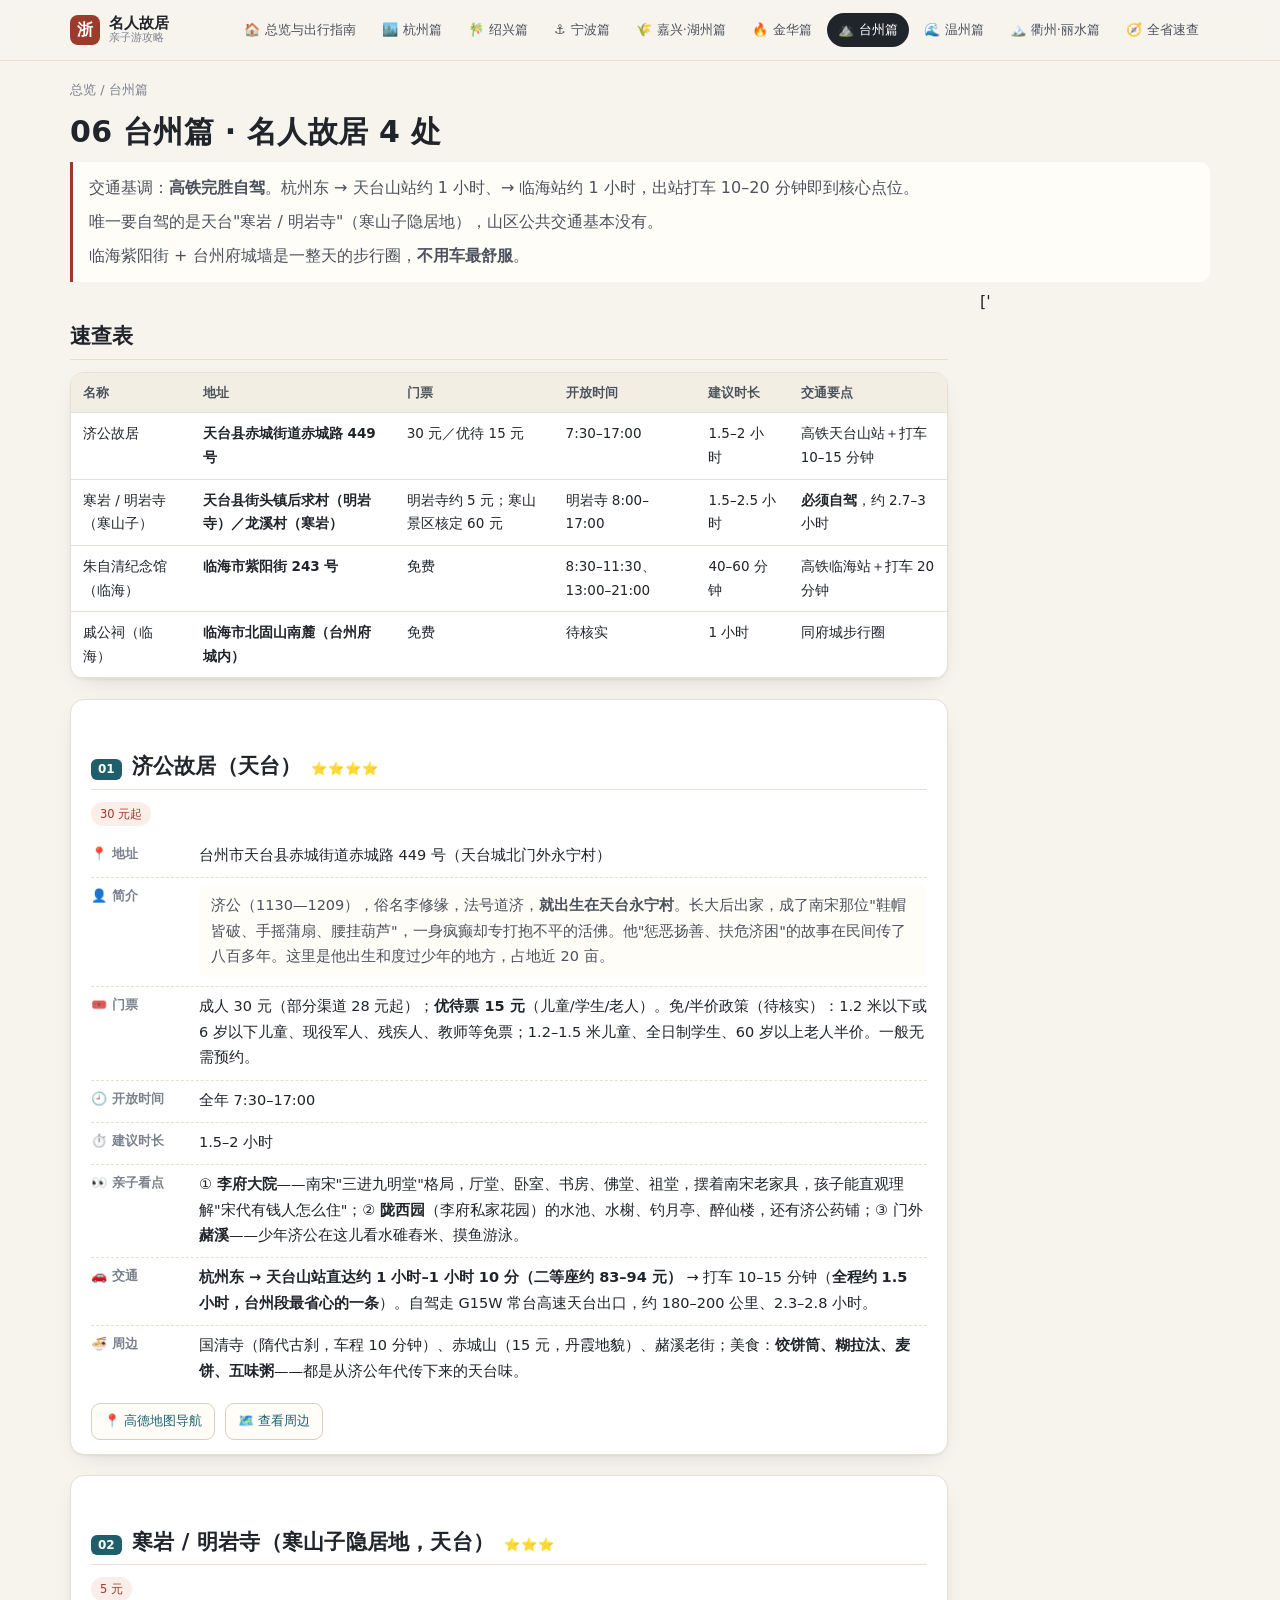
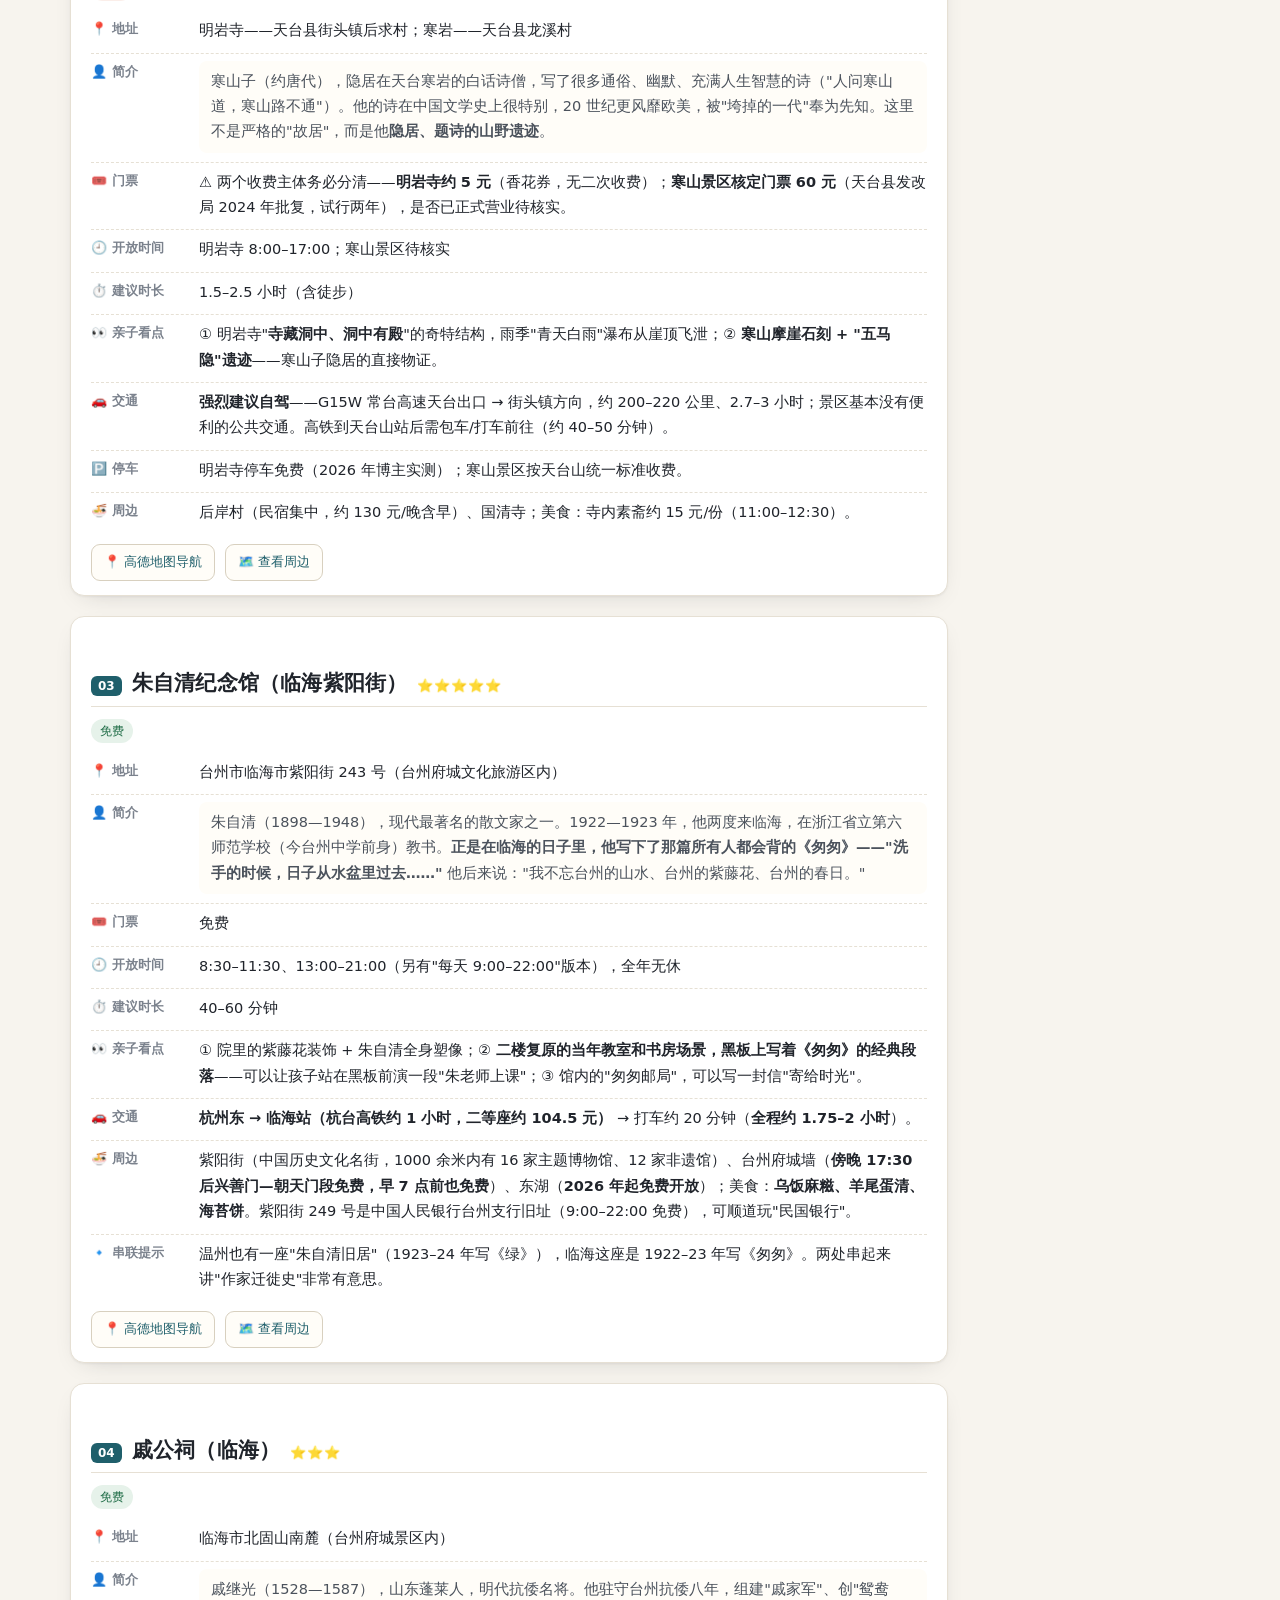
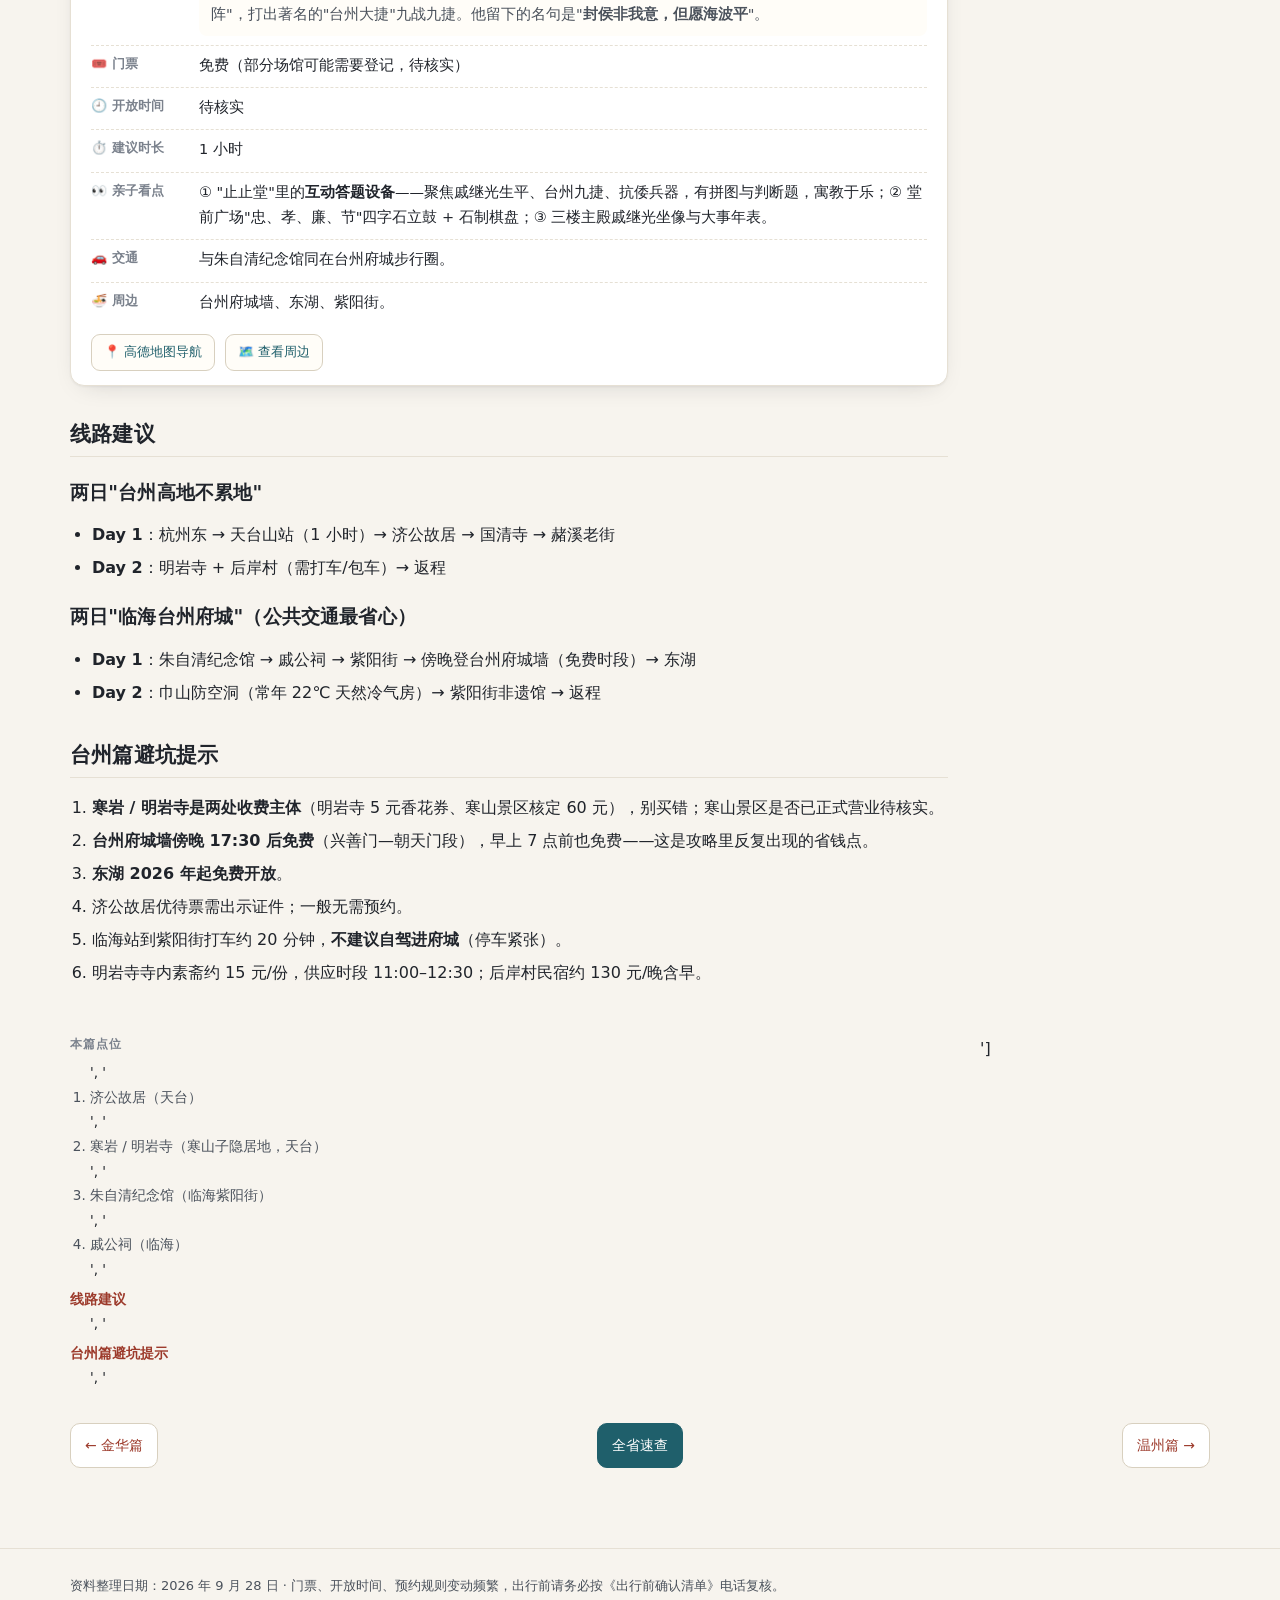
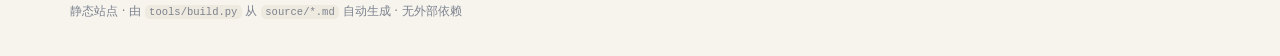
<file: 06-taizhou.html>
<!DOCTYPE html>
<html lang="zh-CN">
<head>
<meta charset="utf-8">
<meta name="viewport" content="width=device-width, initial-scale=1">
<title>06 台州篇 · 名人故居 4 处 · 浙江名人故居亲子游攻略</title>
<meta name="description" content="06 台州篇 · 名人故居 4 处：4 处名人故居，含门票、开放时间、地址、亲子看点、自驾与公共交通双方案。">
<meta property="og:title" content="06 台州篇 · 名人故居 4 处">
<meta property="og:description" content="06 台州篇 · 名人故居 4 处：4 处名人故居，含门票、开放时间、地址、亲子看点、自驾与公共交通双方案。">
<link rel="stylesheet" href="assets/style.css">
</head>
<body>
<header class="site-head">
  <div class="wrap head-inner">
    <a class="brand" href="index.html"><span class="brand-mark">浙</span><span class="brand-txt">名人故居<em>亲子游攻略</em></span></a>
    <button class="nav-toggle" id="navToggle" aria-label="目录">☰ 目录</button>
    <nav class="topnav" id="topNav"><a class="nav-item" href="index.html"><span>🏠</span>总览与出行指南</a><a class="nav-item" href="01-hangzhou.html"><span>🏙️</span>杭州篇</a><a class="nav-item" href="02-shaoxing.html"><span>🎋</span>绍兴篇</a><a class="nav-item" href="03-ningbo.html"><span>⚓</span>宁波篇</a><a class="nav-item" href="04-jiaxing-huzhou.html"><span>🌾</span>嘉兴·湖州篇</a><a class="nav-item" href="05-jinhua.html"><span>🔥</span>金华篇</a><a class="nav-item active" href="06-taizhou.html"><span>⛰️</span>台州篇</a><a class="nav-item" href="07-wenzhou.html"><span>🌊</span>温州篇</a><a class="nav-item" href="08-quzhou-lishui.html"><span>🏔️</span>衢州·丽水篇</a><a class="nav-item" href="all.html"><span>🧭</span>全省速查</a></nav>
  </div>
</header>
<div class="wrap layout">
<nav class="crumb"><a href="index.html">总览</a> / <span>台州篇</span></nav>
<header class="chap-head">
<h1>06 台州篇 · 名人故居 4 处</h1>
<blockquote><p>交通基调：<strong>高铁完胜自驾</strong>。杭州东 → 天台山站约 1 小时、→ 临海站约 1 小时，出站打车 10–20 分钟即到核心点位。</p><p>唯一要自驾的是天台"寒岩 / 明岩寺"（寒山子隐居地），山区公共交通基本没有。</p><p>临海紫阳街 + 台州府城墙是一整天的步行圈，<strong>不用车最舒服</strong>。</p></blockquote>
</header>
<div class="two-col"><div class="chap-body"><h2 id="quick">速查表</h2><div class="table-wrap"><table class="grid-table"><thead><tr><th>名称</th><th>地址</th><th>门票</th><th>开放时间</th><th>建议时长</th><th>交通要点</th></tr></thead><tbody><tr><td data-label="名称">济公故居</td><td data-label="地址">天台县赤城街道赤城路 449 号</td><td data-label="门票">30 元／优待 15 元</td><td data-label="开放时间">7:30–17:00</td><td data-label="建议时长">1.5–2 小时</td><td data-label="交通要点">高铁天台山站＋打车 10–15 分钟</td></tr><tr><td data-label="名称">寒岩 / 明岩寺（寒山子）</td><td data-label="地址">天台县街头镇后求村（明岩寺）／龙溪村（寒岩）</td><td data-label="门票">明岩寺约 5 元；寒山景区核定 60 元</td><td data-label="开放时间">明岩寺 8:00–17:00</td><td data-label="建议时长">1.5–2.5 小时</td><td data-label="交通要点"><strong>必须自驾</strong>，约 2.7–3 小时</td></tr><tr><td data-label="名称">朱自清纪念馆（临海）</td><td data-label="地址">临海市紫阳街 243 号</td><td data-label="门票">免费</td><td data-label="开放时间">8:30–11:30、13:00–21:00</td><td data-label="建议时长">40–60 分钟</td><td data-label="交通要点">高铁临海站＋打车 20 分钟</td></tr><tr><td data-label="名称">戚公祠（临海）</td><td data-label="地址">临海市北固山南麓（台州府城内）</td><td data-label="门票">免费</td><td data-label="开放时间">待核实</td><td data-label="建议时长">1 小时</td><td data-label="交通要点">同府城步行圈</td></tr></tbody></table></div><section class="spot" id="p-06-1"><h2 class="spot-title"><span class="spot-idx">01</span>济公故居（天台）<span class="stars">⭐⭐⭐⭐</span></h2><div class="badges"><span class="badge paid">30 元起</span></div><dl class="fields"><div class="frow f-addr"><dt>📍 地址</dt><dd>台州市天台县赤城街道赤城路 449 号（天台城北门外永宁村）</dd></div><div class="frow f-intro"><dt>👤 简介</dt><dd>济公（1130—1209），俗名李修缘，法号道济，<strong>就出生在天台永宁村</strong>。长大后出家，成了南宋那位"鞋帽皆破、手摇蒲扇、腰挂葫芦"，一身疯癫却专打抱不平的活佛。他"惩恶扬善、扶危济困"的故事在民间传了八百多年。这里是他出生和度过少年的地方，占地近 20 亩。</dd></div><div class="frow f-"><dt>🎟️ 门票</dt><dd>成人 30 元（部分渠道 28 元起）；<strong>优待票 15 元</strong>（儿童/学生/老人）。免/半价政策（待核实）：1.2 米以下或 6 岁以下儿童、现役军人、残疾人、教师等免票；1.2–1.5 米儿童、全日制学生、60 岁以上老人半价。一般无需预约。</dd></div><div class="frow f-"><dt>🕘 开放时间</dt><dd>全年 7:30–17:00</dd></div><div class="frow f-"><dt>⏱️ 建议时长</dt><dd>1.5–2 小时</dd></div><div class="frow f-"><dt>👀 亲子看点</dt><dd>① <strong>李府大院</strong>——南宋"三进九明堂"格局，厅堂、卧室、书房、佛堂、祖堂，摆着南宋老家具，孩子能直观理解"宋代有钱人怎么住"；② <strong>陇西园</strong>（李府私家花园）的水池、水榭、钓月亭、醉仙楼，还有济公药铺；③ 门外<strong>赭溪</strong>——少年济公在这儿看水碓舂米、摸鱼游泳。</dd></div><div class="frow f-"><dt>🚗 交通</dt><dd><strong>杭州东 → 天台山站直达约 1 小时–1 小时 10 分（二等座约 83–94 元）</strong> → 打车 10–15 分钟（<strong>全程约 1.5 小时，台州段最省心的一条</strong>）。自驾走 G15W 常台高速天台出口，约 180–200 公里、2.3–2.8 小时。</dd></div><div class="frow f-"><dt>🍜 周边</dt><dd>国清寺（隋代古刹，车程 10 分钟）、赤城山（15 元，丹霞地貌）、赭溪老街；美食：<strong>饺饼筒、糊拉汰、麦饼、五味粥</strong>——都是从济公年代传下来的天台味。</dd></div></dl><div class="spot-actions"><a class="nav-btn" target="_blank" rel="noopener" href="https://uri.amap.com/search?keyword=%E5%8F%B0%E5%B7%9E%E5%B8%82%E5%A4%A9%E5%8F%B0%E5%8E%BF%E8%B5%A4%E5%9F%8E%E8%A1%97%E9%81%93%E8%B5%A4%E5%9F%8E%E8%B7%AF+449+%E5%8F%B7%EF%BC%88%E5%A4%A9%E5%8F%B0%E5%9F%8E%E5%8C%97%E9%97%A8%E5%A4%96%E6%B0%B8%E5%AE%81%E6%9D%91%EF%BC%89+%E6%B5%8E%E5%85%AC%E6%95%85%E5%B1%85%EF%BC%88%E5%A4%A9%E5%8F%B0%EF%BC%89">📍 高德地图导航</a><a class="nav-btn" target="_blank" rel="noopener" href="https://www.amap.com/search?query=%E5%8F%B0%E5%B7%9E%E5%B8%82%E5%A4%A9%E5%8F%B0%E5%8E%BF%E8%B5%A4%E5%9F%8E%E8%A1%97%E9%81%93%E8%B5%A4%E5%9F%8E%E8%B7%AF+449+%E5%8F%B7%EF%BC%88%E5%A4%A9%E5%8F%B0%E5%9F%8E%E5%8C%97%E9%97%A8%E5%A4%96%E6%B0%B8%E5%AE%81%E6%9D%91%EF%BC%89+%E6%B5%8E%E5%85%AC%E6%95%85%E5%B1%85%EF%BC%88%E5%A4%A9%E5%8F%B0%EF%BC%89">🗺️ 查看周边</a></div></section><section class="spot" id="p-06-2"><h2 class="spot-title"><span class="spot-idx">02</span>寒岩 / 明岩寺（寒山子隐居地，天台）<span class="stars">⭐⭐⭐</span></h2><div class="badges"><span class="badge paid">5 元</span></div><dl class="fields"><div class="frow f-addr"><dt>📍 地址</dt><dd>明岩寺——天台县街头镇后求村；寒岩——天台县龙溪村</dd></div><div class="frow f-intro"><dt>👤 简介</dt><dd>寒山子（约唐代），隐居在天台寒岩的白话诗僧，写了很多通俗、幽默、充满人生智慧的诗（"人问寒山道，寒山路不通"）。他的诗在中国文学史上很特别，20 世纪更风靡欧美，被"垮掉的一代"奉为先知。这里不是严格的"故居"，而是他<strong>隐居、题诗的山野遗迹</strong>。</dd></div><div class="frow f-"><dt>🎟️ 门票</dt><dd>⚠️ 两个收费主体务必分清——<strong>明岩寺约 5 元</strong>（香花券，无二次收费）；<strong>寒山景区核定门票 60 元</strong>（天台县发改局 2024 年批复，试行两年），是否已正式营业待核实。</dd></div><div class="frow f-"><dt>🕘 开放时间</dt><dd>明岩寺 8:00–17:00；寒山景区待核实</dd></div><div class="frow f-"><dt>⏱️ 建议时长</dt><dd>1.5–2.5 小时（含徒步）</dd></div><div class="frow f-"><dt>👀 亲子看点</dt><dd>① 明岩寺"<strong>寺藏洞中、洞中有殿</strong>"的奇特结构，雨季"青天白雨"瀑布从崖顶飞泄；② <strong>寒山摩崖石刻 + "五马隐"遗迹</strong>——寒山子隐居的直接物证。</dd></div><div class="frow f-"><dt>🚗 交通</dt><dd><strong>强烈建议自驾</strong>——G15W 常台高速天台出口 → 街头镇方向，约 200–220 公里、2.7–3 小时；景区基本没有便利的公共交通。高铁到天台山站后需包车/打车前往（约 40–50 分钟）。</dd></div><div class="frow f-"><dt>🅿️ 停车</dt><dd>明岩寺停车免费（2026 年博主实测）；寒山景区按天台山统一标准收费。</dd></div><div class="frow f-"><dt>🍜 周边</dt><dd>后岸村（民宿集中，约 130 元/晚含早）、国清寺；美食：寺内素斋约 15 元/份（11:00–12:30）。</dd></div></dl><div class="spot-actions"><a class="nav-btn" target="_blank" rel="noopener" href="https://uri.amap.com/search?keyword=%E6%98%8E%E5%B2%A9%E5%AF%BA%E2%80%94%E2%80%94%E5%A4%A9%E5%8F%B0%E5%8E%BF%E8%A1%97%E5%A4%B4%E9%95%87%E5%90%8E%E6%B1%82%E6%9D%91%EF%BC%9B%E5%AF%92%E5%B2%A9%E2%80%94%E2%80%94%E5%A4%A9%E5%8F%B0%E5%8E%BF%E9%BE%99%E6%BA%AA%E6%9D%91+%E5%AF%92%E5%B2%A9+%2F+%E6%98%8E%E5%B2%A9%E5%AF%BA%EF%BC%88%E5%AF%92%E5%B1%B1%E5%AD%90%E9%9A%90%E5%B1%85%E5%9C%B0%EF%BC%8C%E5%A4%A9%E5%8F%B0%EF%BC%89">📍 高德地图导航</a><a class="nav-btn" target="_blank" rel="noopener" href="https://www.amap.com/search?query=%E6%98%8E%E5%B2%A9%E5%AF%BA%E2%80%94%E2%80%94%E5%A4%A9%E5%8F%B0%E5%8E%BF%E8%A1%97%E5%A4%B4%E9%95%87%E5%90%8E%E6%B1%82%E6%9D%91%EF%BC%9B%E5%AF%92%E5%B2%A9%E2%80%94%E2%80%94%E5%A4%A9%E5%8F%B0%E5%8E%BF%E9%BE%99%E6%BA%AA%E6%9D%91+%E5%AF%92%E5%B2%A9+%2F+%E6%98%8E%E5%B2%A9%E5%AF%BA%EF%BC%88%E5%AF%92%E5%B1%B1%E5%AD%90%E9%9A%90%E5%B1%85%E5%9C%B0%EF%BC%8C%E5%A4%A9%E5%8F%B0%EF%BC%89">🗺️ 查看周边</a></div></section><section class="spot" id="p-06-3"><h2 class="spot-title"><span class="spot-idx">03</span>朱自清纪念馆（临海紫阳街）<span class="stars">⭐⭐⭐⭐⭐</span></h2><div class="badges"><span class="badge free">免费</span></div><dl class="fields"><div class="frow f-addr"><dt>📍 地址</dt><dd>台州市临海市紫阳街 243 号（台州府城文化旅游区内）</dd></div><div class="frow f-intro"><dt>👤 简介</dt><dd>朱自清（1898—1948），现代最著名的散文家之一。1922—1923 年，他两度来临海，在浙江省立第六师范学校（今台州中学前身）教书。<strong>正是在临海的日子里，他写下了那篇所有人都会背的《匆匆》——"洗手的时候，日子从水盆里过去……"</strong> 他后来说："我不忘台州的山水、台州的紫藤花、台州的春日。"</dd></div><div class="frow f-"><dt>🎟️ 门票</dt><dd>免费</dd></div><div class="frow f-"><dt>🕘 开放时间</dt><dd>8:30–11:30、13:00–21:00（另有"每天 9:00–22:00"版本），全年无休</dd></div><div class="frow f-"><dt>⏱️ 建议时长</dt><dd>40–60 分钟</dd></div><div class="frow f-"><dt>👀 亲子看点</dt><dd>① 院里的紫藤花装饰 + 朱自清全身塑像；② <strong>二楼复原的当年教室和书房场景，黑板上写着《匆匆》的经典段落</strong>——可以让孩子站在黑板前演一段"朱老师上课"；③ 馆内的"匆匆邮局"，可以写一封信"寄给时光"。</dd></div><div class="frow f-"><dt>🚗 交通</dt><dd><strong>杭州东 → 临海站（杭台高铁约 1 小时，二等座约 104.5 元）</strong> → 打车约 20 分钟（<strong>全程约 1.75–2 小时</strong>）。</dd></div><div class="frow f-"><dt>🍜 周边</dt><dd>紫阳街（中国历史文化名街，1000 余米内有 16 家主题博物馆、12 家非遗馆）、台州府城墙（<strong>傍晚 17:30 后兴善门—朝天门段免费，早 7 点前也免费</strong>）、东湖（<strong>2026 年起免费开放</strong>）；美食：<strong>乌饭麻糍、羊尾蛋清、海苔饼</strong>。紫阳街 249 号是中国人民银行台州支行旧址（9:00–22:00 免费），可顺道玩"民国银行"。</dd></div><div class="frow f-"><dt>🔹 串联提示</dt><dd>温州也有一座"朱自清旧居"（1923–24 年写《绿》），临海这座是 1922–23 年写《匆匆》。两处串起来讲"作家迁徙史"非常有意思。</dd></div></dl><div class="spot-actions"><a class="nav-btn" target="_blank" rel="noopener" href="https://uri.amap.com/search?keyword=%E5%8F%B0%E5%B7%9E%E5%B8%82%E4%B8%B4%E6%B5%B7%E5%B8%82%E7%B4%AB%E9%98%B3%E8%A1%97+243+%E5%8F%B7%EF%BC%88%E5%8F%B0%E5%B7%9E%E5%BA%9C%E5%9F%8E%E6%96%87%E5%8C%96%E6%97%85%E6%B8%B8%E5%8C%BA%E5%86%85%EF%BC%89+%E6%9C%B1%E8%87%AA%E6%B8%85%E7%BA%AA%E5%BF%B5%E9%A6%86%EF%BC%88%E4%B8%B4%E6%B5%B7%E7%B4%AB%E9%98%B3%E8%A1%97%EF%BC%89">📍 高德地图导航</a><a class="nav-btn" target="_blank" rel="noopener" href="https://www.amap.com/search?query=%E5%8F%B0%E5%B7%9E%E5%B8%82%E4%B8%B4%E6%B5%B7%E5%B8%82%E7%B4%AB%E9%98%B3%E8%A1%97+243+%E5%8F%B7%EF%BC%88%E5%8F%B0%E5%B7%9E%E5%BA%9C%E5%9F%8E%E6%96%87%E5%8C%96%E6%97%85%E6%B8%B8%E5%8C%BA%E5%86%85%EF%BC%89+%E6%9C%B1%E8%87%AA%E6%B8%85%E7%BA%AA%E5%BF%B5%E9%A6%86%EF%BC%88%E4%B8%B4%E6%B5%B7%E7%B4%AB%E9%98%B3%E8%A1%97%EF%BC%89">🗺️ 查看周边</a></div></section><section class="spot" id="p-06-4"><h2 class="spot-title"><span class="spot-idx">04</span>戚公祠（临海）<span class="stars">⭐⭐⭐</span></h2><div class="badges"><span class="badge free">免费</span></div><dl class="fields"><div class="frow f-addr"><dt>📍 地址</dt><dd>临海市北固山南麓（台州府城景区内）</dd></div><div class="frow f-intro"><dt>👤 简介</dt><dd>戚继光（1528—1587），山东蓬莱人，明代抗倭名将。他驻守台州抗倭八年，组建"戚家军"、创"鸳鸯阵"，打出著名的"台州大捷"九战九捷。他留下的名句是"<strong>封侯非我意，但愿海波平</strong>"。</dd></div><div class="frow f-"><dt>🎟️ 门票</dt><dd>免费（部分场馆可能需要登记，待核实）</dd></div><div class="frow f-"><dt>🕘 开放时间</dt><dd>待核实</dd></div><div class="frow f-"><dt>⏱️ 建议时长</dt><dd>1 小时</dd></div><div class="frow f-"><dt>👀 亲子看点</dt><dd>① "止止堂"里的<strong>互动答题设备</strong>——聚焦戚继光生平、台州九捷、抗倭兵器，有拼图与判断题，寓教于乐；② 堂前广场"忠、孝、廉、节"四字石立鼓 + 石制棋盘；③ 三楼主殿戚继光坐像与大事年表。</dd></div><div class="frow f-"><dt>🚗 交通</dt><dd>与朱自清纪念馆同在台州府城步行圈。</dd></div><div class="frow f-"><dt>🍜 周边</dt><dd>台州府城墙、东湖、紫阳街。</dd></div></dl><div class="spot-actions"><a class="nav-btn" target="_blank" rel="noopener" href="https://uri.amap.com/search?keyword=%E4%B8%B4%E6%B5%B7%E5%B8%82%E5%8C%97%E5%9B%BA%E5%B1%B1%E5%8D%97%E9%BA%93%EF%BC%88%E5%8F%B0%E5%B7%9E%E5%BA%9C%E5%9F%8E%E6%99%AF%E5%8C%BA%E5%86%85%EF%BC%89+%E6%88%9A%E5%85%AC%E7%A5%A0%EF%BC%88%E4%B8%B4%E6%B5%B7%EF%BC%89">📍 高德地图导航</a><a class="nav-btn" target="_blank" rel="noopener" href="https://www.amap.com/search?query=%E4%B8%B4%E6%B5%B7%E5%B8%82%E5%8C%97%E5%9B%BA%E5%B1%B1%E5%8D%97%E9%BA%93%EF%BC%88%E5%8F%B0%E5%B7%9E%E5%BA%9C%E5%9F%8E%E6%99%AF%E5%8C%BA%E5%86%85%EF%BC%89+%E6%88%9A%E5%85%AC%E7%A5%A0%EF%BC%88%E4%B8%B4%E6%B5%B7%EF%BC%89">🗺️ 查看周边</a></div></section><h2 id="线路建议">线路建议</h2><h3 id="两日-台州高地不累地">两日"台州高地不累地"</h3>
<ul><li><strong>Day 1</strong>：杭州东 → 天台山站（1 小时）→ 济公故居 → 国清寺 → 赭溪老街</li><li><strong>Day 2</strong>：明岩寺 + 后岸村（需打车/包车）→ 返程</li></ul>
<h3 id="两日-临海台州府城-公共交通最省心">两日"临海台州府城"（公共交通最省心）</h3>
<ul><li><strong>Day 1</strong>：朱自清纪念馆 → 戚公祠 → 紫阳街 → 傍晚登台州府城墙（免费时段）→ 东湖</li><li><strong>Day 2</strong>：巾山防空洞（常年 22℃ 天然冷气房）→ 紫阳街非遗馆 → 返程</li></ul><h2 id="台州篇避坑提示">台州篇避坑提示</h2><ol><li><strong>寒岩 / 明岩寺是两处收费主体</strong>（明岩寺 5 元香花券、寒山景区核定 60 元），别买错；寒山景区是否已正式营业待核实。</li><li><strong>台州府城墙傍晚 17:30 后免费</strong>（兴善门—朝天门段），早上 7 点前也免费——这是攻略里反复出现的省钱点。</li><li><strong>东湖 2026 年起免费开放</strong>。</li><li>济公故居优待票需出示证件；一般无需预约。</li><li>临海站到紫阳街打车约 20 分钟，<strong>不建议自驾进府城</strong>（停车紧张）。</li><li>明岩寺寺内素斋约 15 元/份，供应时段 11:00–12:30；后岸村民宿约 130 元/晚含早。</li></ol></div>['<nav class="toc"><b>本篇点位</b><ol>', '<li><a href="#p-06-1">济公故居（天台）</a></li>', '<li><a href="#p-06-2">寒岩 / 明岩寺（寒山子隐居地，天台）</a></li>', '<li><a href="#p-06-3">朱自清纪念馆（临海紫阳街）</a></li>', '<li><a href="#p-06-4">戚公祠（临海）</a></li>', '<li class="toc-sec"><a href="#线路建议">线路建议</a></li>', '<li class="toc-sec"><a href="#台州篇避坑提示">台州篇避坑提示</a></li>', '</ol></nav>']</div>
<nav class="pager"><a href="05-jinhua.html">← 金华篇</a><a class="to-all" href="all.html">全省速查</a><a href="07-wenzhou.html">温州篇 →</a></nav>
</div>
<footer class="site-foot">
  <div class="wrap">
    <p>资料整理日期：2026 年 9 月 28 日 · 门票、开放时间、预约规则变动频繁，出行前请务必按《出行前确认清单》电话复核。</p>
    <p class="muted">静态站点 · 由 <code>tools/build.py</code> 从 <code>source/*.md</code> 自动生成 · 无外部依赖</p>
  </div>
</footer>
<script src="assets/app.js"></script>

</body>
</html>
</file>
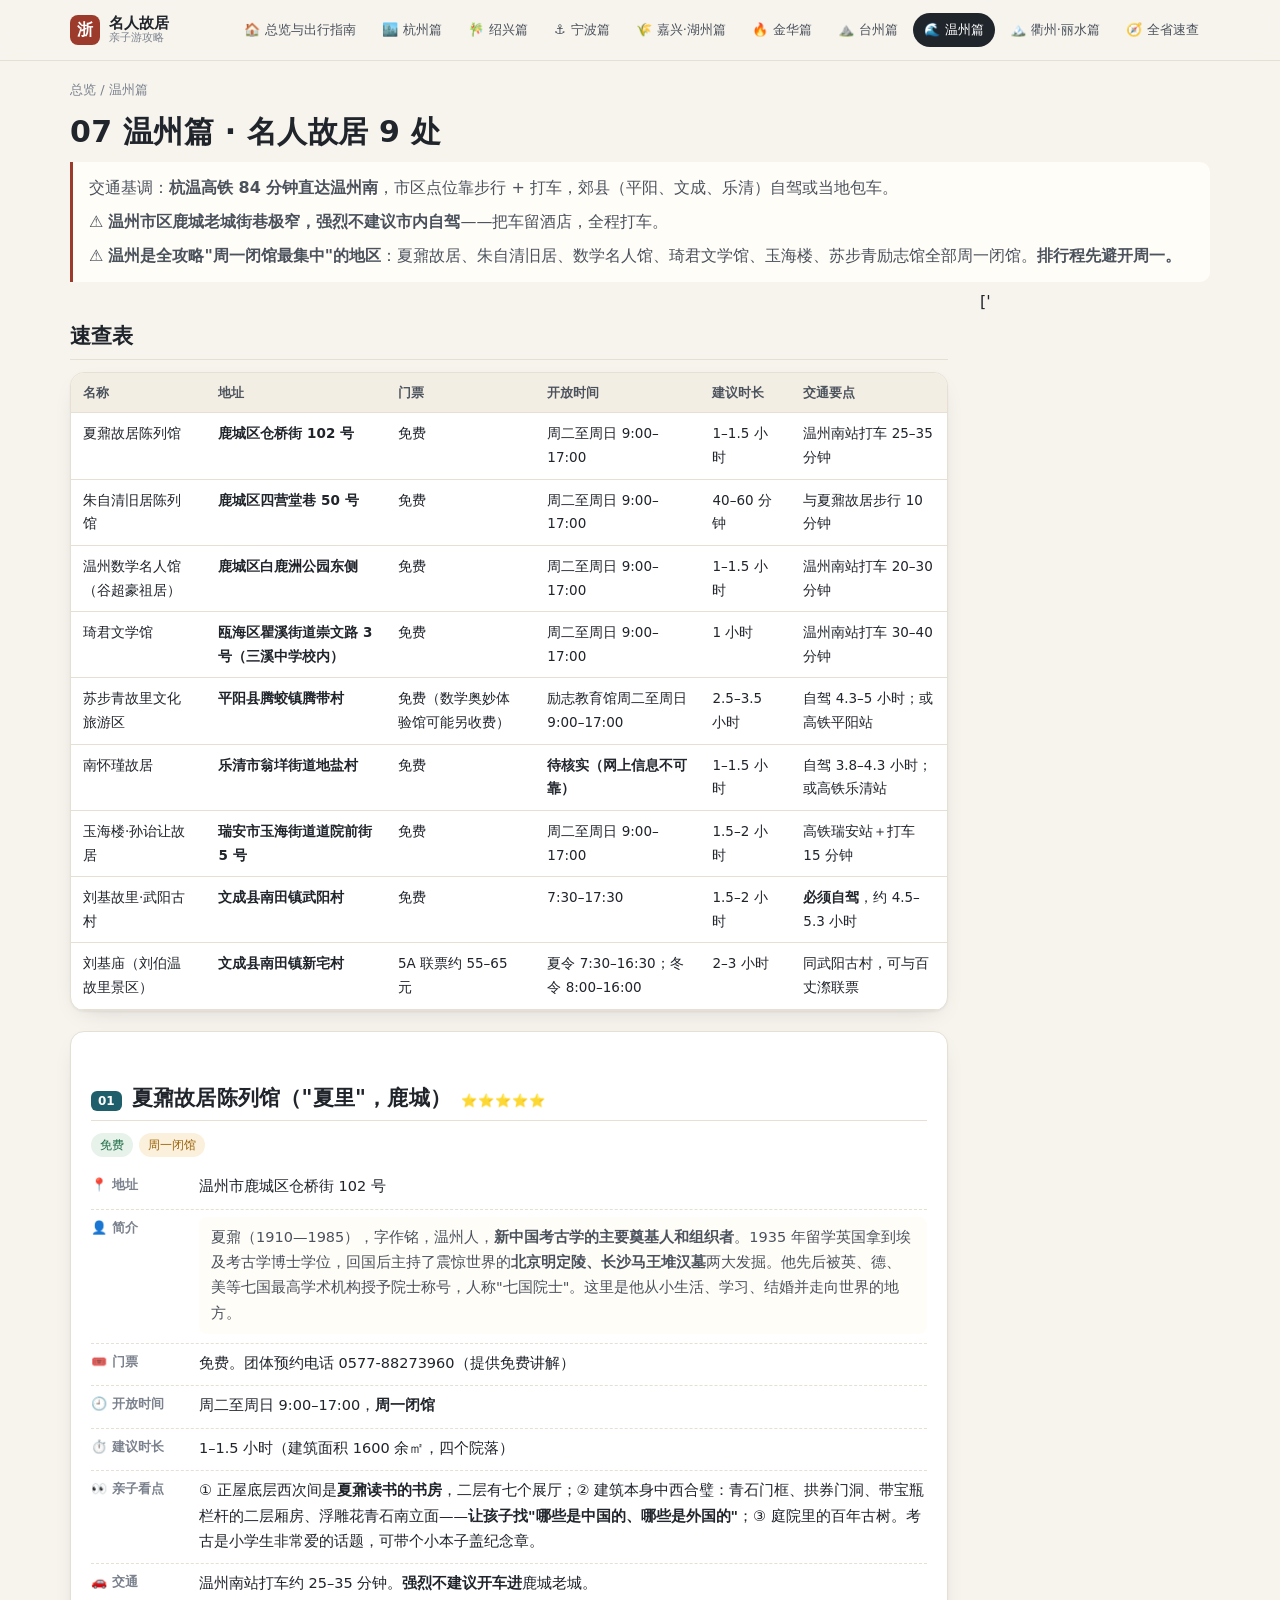
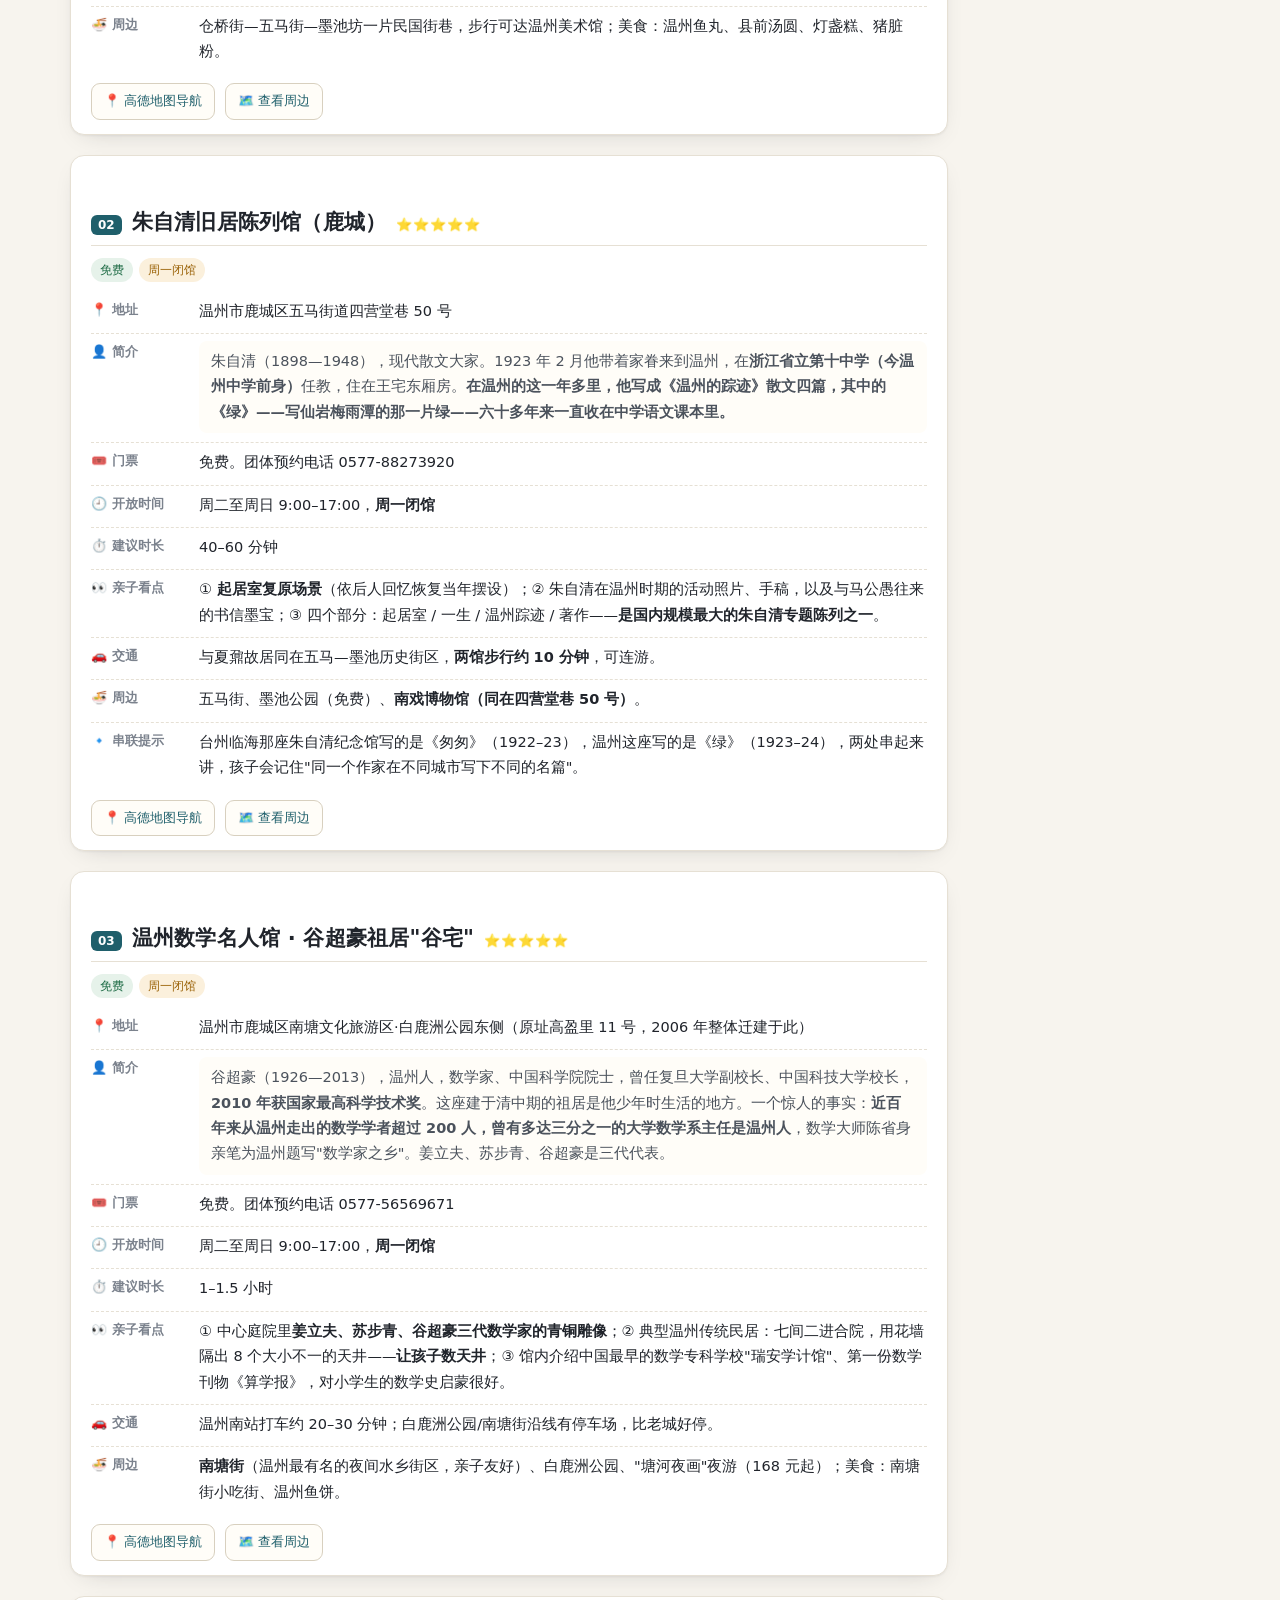
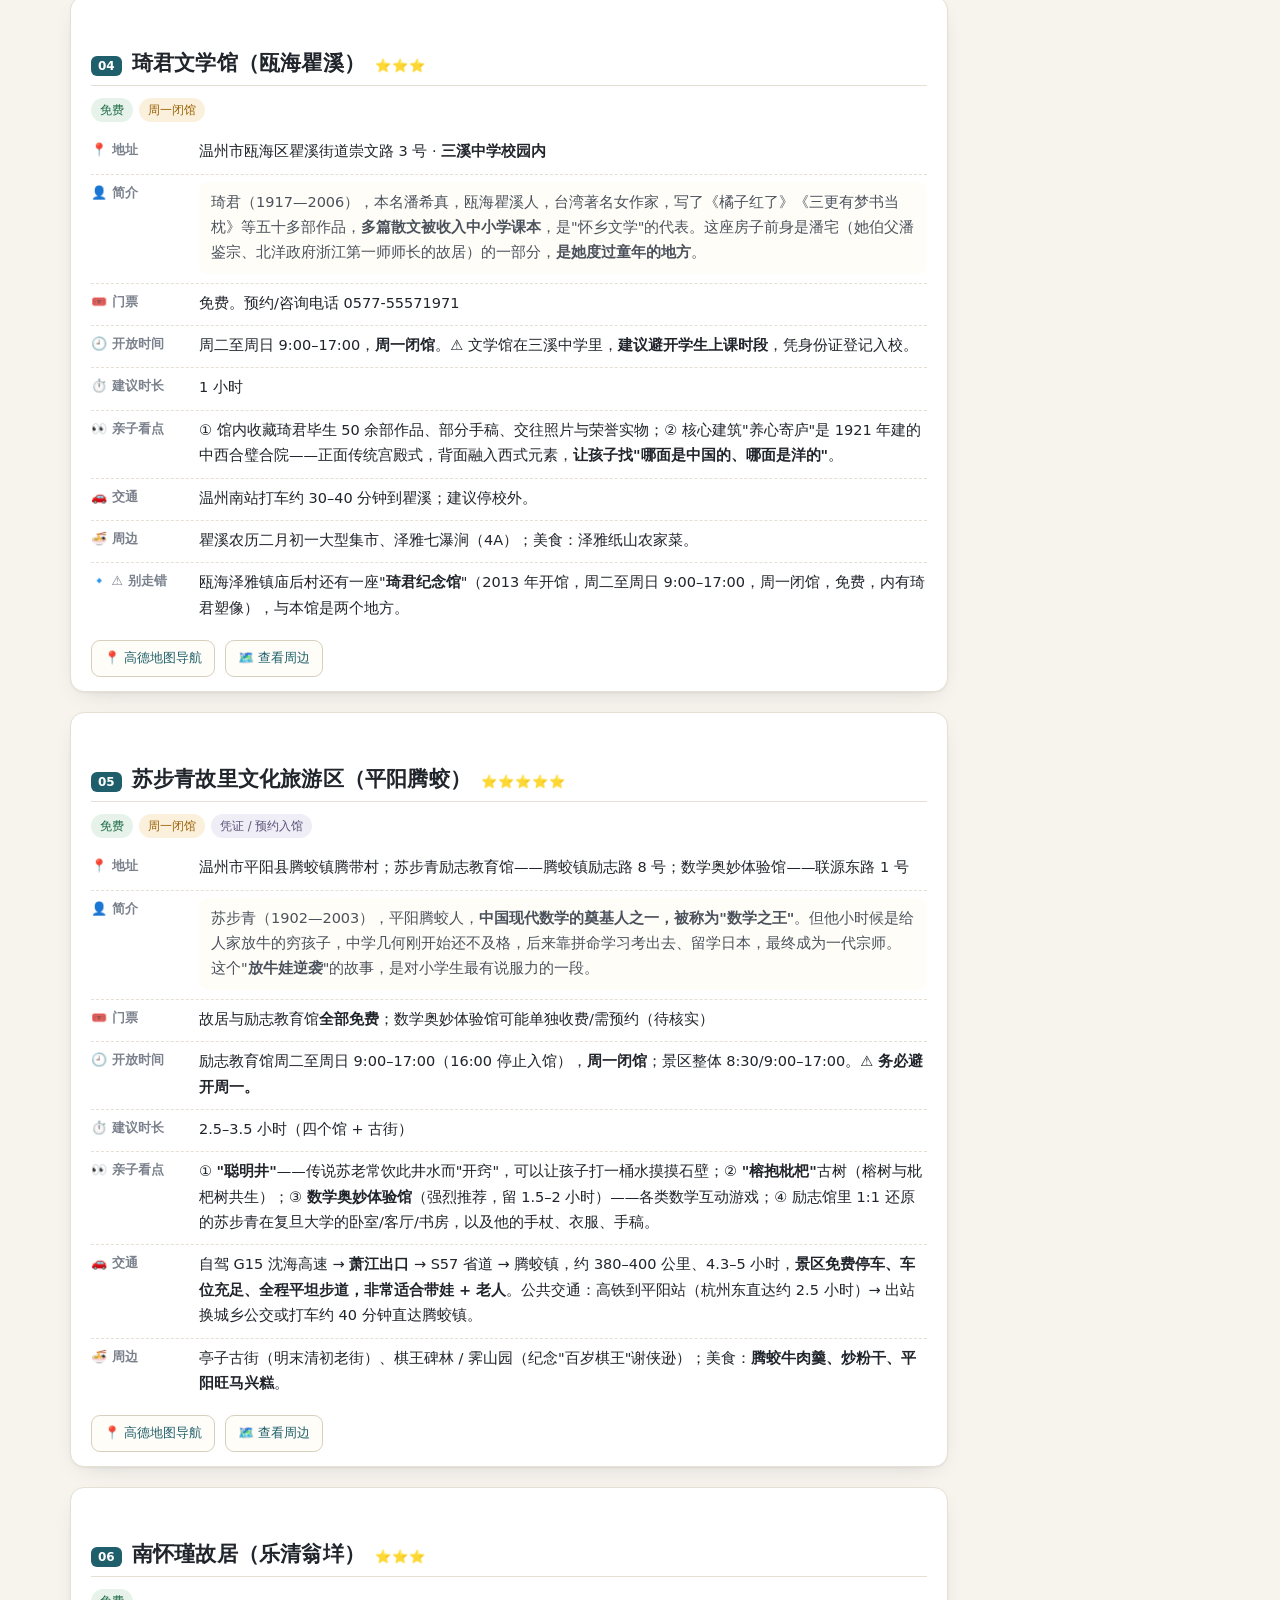
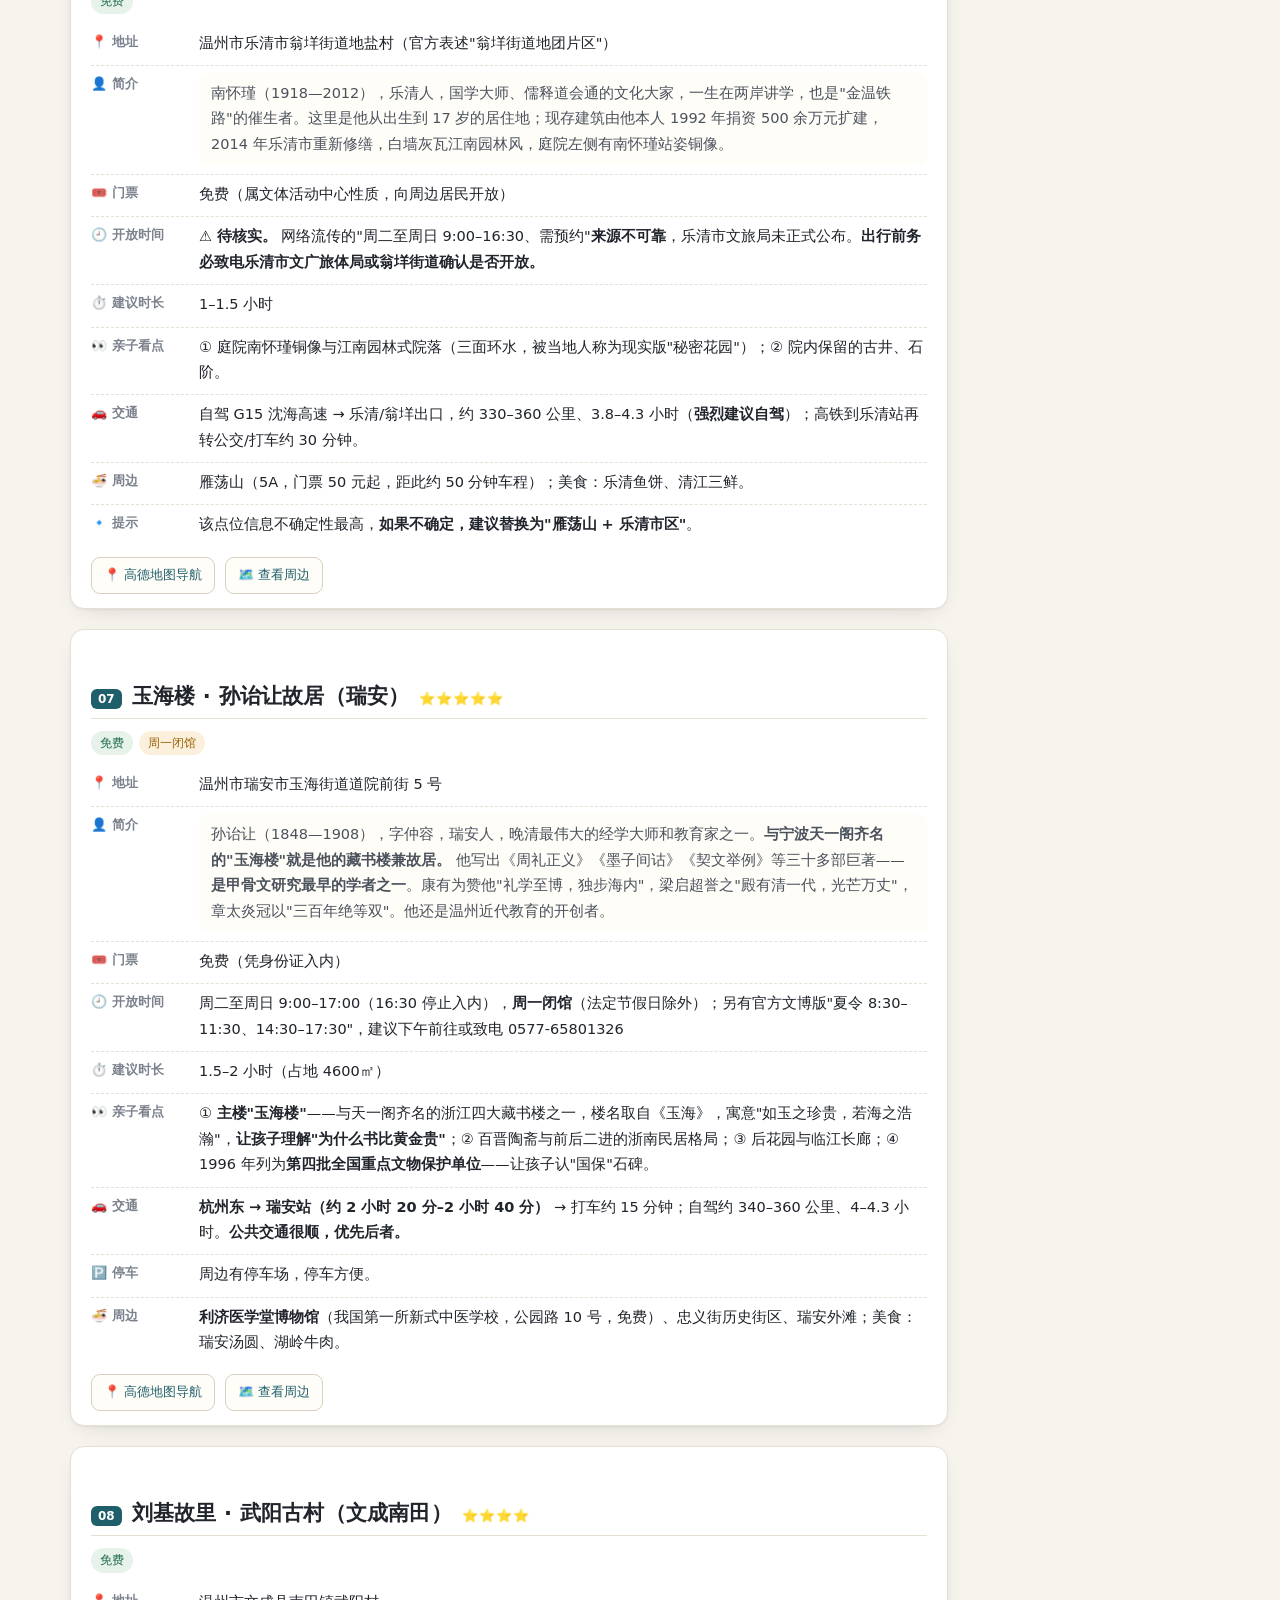
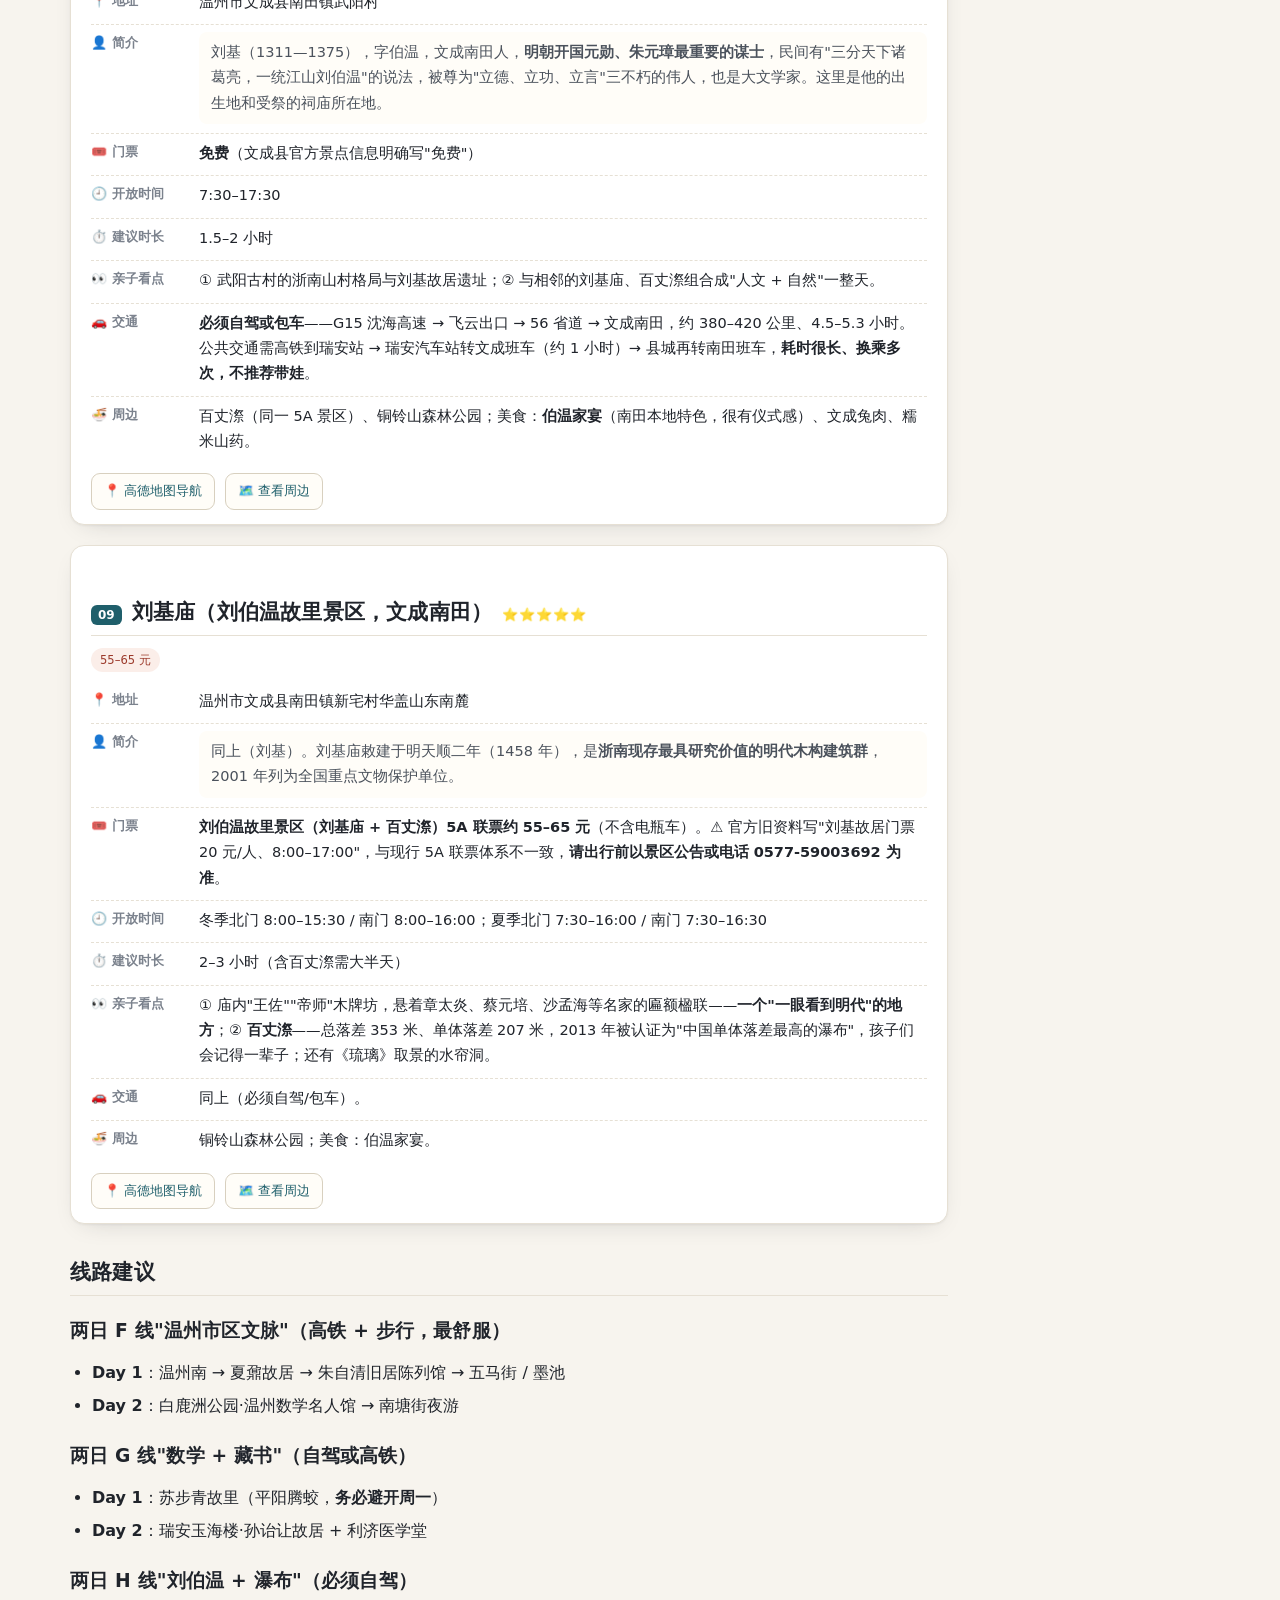
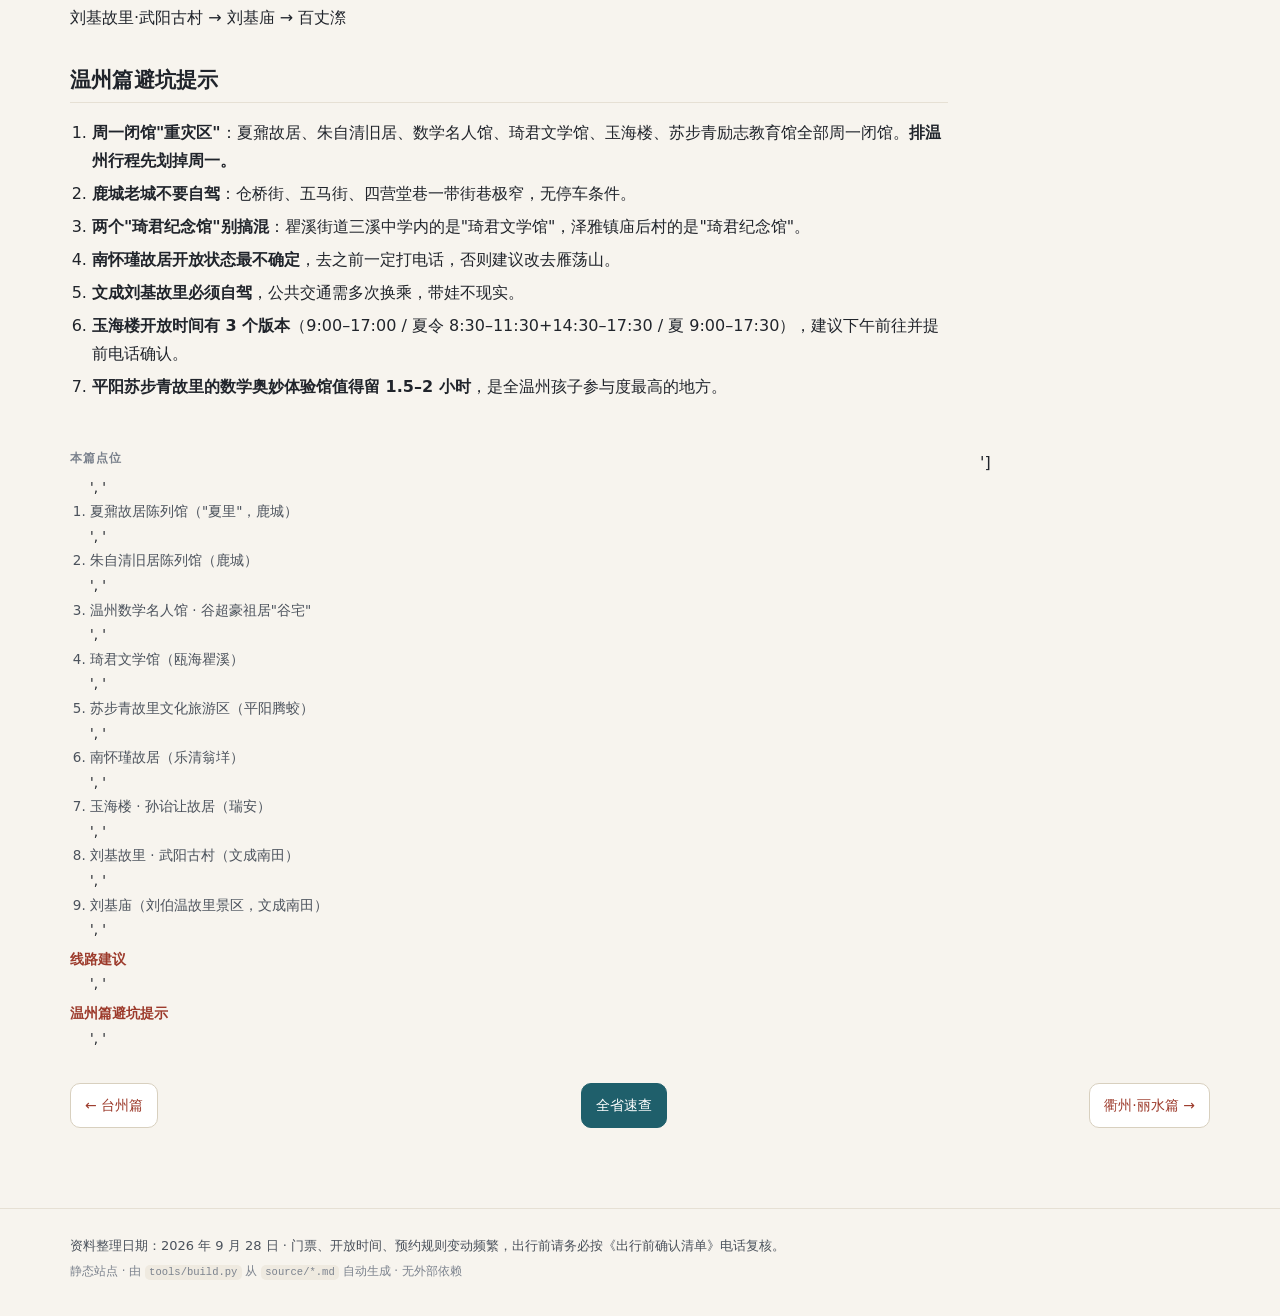
<file: 07-wenzhou.html>
<!DOCTYPE html>
<html lang="zh-CN">
<head>
<meta charset="utf-8">
<meta name="viewport" content="width=device-width, initial-scale=1">
<title>07 温州篇 · 名人故居 9 处 · 浙江名人故居亲子游攻略</title>
<meta name="description" content="07 温州篇 · 名人故居 9 处：9 处名人故居，含门票、开放时间、地址、亲子看点、自驾与公共交通双方案。">
<meta property="og:title" content="07 温州篇 · 名人故居 9 处">
<meta property="og:description" content="07 温州篇 · 名人故居 9 处：9 处名人故居，含门票、开放时间、地址、亲子看点、自驾与公共交通双方案。">
<link rel="stylesheet" href="assets/style.css">
</head>
<body>
<header class="site-head">
  <div class="wrap head-inner">
    <a class="brand" href="index.html"><span class="brand-mark">浙</span><span class="brand-txt">名人故居<em>亲子游攻略</em></span></a>
    <button class="nav-toggle" id="navToggle" aria-label="目录">☰ 目录</button>
    <nav class="topnav" id="topNav"><a class="nav-item" href="index.html"><span>🏠</span>总览与出行指南</a><a class="nav-item" href="01-hangzhou.html"><span>🏙️</span>杭州篇</a><a class="nav-item" href="02-shaoxing.html"><span>🎋</span>绍兴篇</a><a class="nav-item" href="03-ningbo.html"><span>⚓</span>宁波篇</a><a class="nav-item" href="04-jiaxing-huzhou.html"><span>🌾</span>嘉兴·湖州篇</a><a class="nav-item" href="05-jinhua.html"><span>🔥</span>金华篇</a><a class="nav-item" href="06-taizhou.html"><span>⛰️</span>台州篇</a><a class="nav-item active" href="07-wenzhou.html"><span>🌊</span>温州篇</a><a class="nav-item" href="08-quzhou-lishui.html"><span>🏔️</span>衢州·丽水篇</a><a class="nav-item" href="all.html"><span>🧭</span>全省速查</a></nav>
  </div>
</header>
<div class="wrap layout">
<nav class="crumb"><a href="index.html">总览</a> / <span>温州篇</span></nav>
<header class="chap-head">
<h1>07 温州篇 · 名人故居 9 处</h1>
<blockquote><p>交通基调：<strong>杭温高铁 84 分钟直达温州南</strong>，市区点位靠步行 + 打车，郊县（平阳、文成、乐清）自驾或当地包车。</p><p>⚠️ <strong>温州市区鹿城老城街巷极窄，强烈不建议市内自驾</strong>——把车留酒店，全程打车。</p><p>⚠️ <strong>温州是全攻略"周一闭馆最集中"的地区</strong>：夏鼐故居、朱自清旧居、数学名人馆、琦君文学馆、玉海楼、苏步青励志馆全部周一闭馆。<strong>排行程先避开周一。</strong></p></blockquote>
</header>
<div class="two-col"><div class="chap-body"><h2 id="quick">速查表</h2><div class="table-wrap"><table class="grid-table"><thead><tr><th>名称</th><th>地址</th><th>门票</th><th>开放时间</th><th>建议时长</th><th>交通要点</th></tr></thead><tbody><tr><td data-label="名称">夏鼐故居陈列馆</td><td data-label="地址">鹿城区仓桥街 102 号</td><td data-label="门票">免费</td><td data-label="开放时间">周二至周日 9:00–17:00</td><td data-label="建议时长">1–1.5 小时</td><td data-label="交通要点">温州南站打车 25–35 分钟</td></tr><tr><td data-label="名称">朱自清旧居陈列馆</td><td data-label="地址">鹿城区四营堂巷 50 号</td><td data-label="门票">免费</td><td data-label="开放时间">周二至周日 9:00–17:00</td><td data-label="建议时长">40–60 分钟</td><td data-label="交通要点">与夏鼐故居步行 10 分钟</td></tr><tr><td data-label="名称">温州数学名人馆（谷超豪祖居）</td><td data-label="地址">鹿城区白鹿洲公园东侧</td><td data-label="门票">免费</td><td data-label="开放时间">周二至周日 9:00–17:00</td><td data-label="建议时长">1–1.5 小时</td><td data-label="交通要点">温州南站打车 20–30 分钟</td></tr><tr><td data-label="名称">琦君文学馆</td><td data-label="地址">瓯海区瞿溪街道崇文路 3 号（三溪中学校内）</td><td data-label="门票">免费</td><td data-label="开放时间">周二至周日 9:00–17:00</td><td data-label="建议时长">1 小时</td><td data-label="交通要点">温州南站打车 30–40 分钟</td></tr><tr><td data-label="名称">苏步青故里文化旅游区</td><td data-label="地址">平阳县腾蛟镇腾带村</td><td data-label="门票">免费（数学奥妙体验馆可能另收费）</td><td data-label="开放时间">励志教育馆周二至周日 9:00–17:00</td><td data-label="建议时长">2.5–3.5 小时</td><td data-label="交通要点">自驾 4.3–5 小时；或高铁平阳站</td></tr><tr><td data-label="名称">南怀瑾故居</td><td data-label="地址">乐清市翁垟街道地盐村</td><td data-label="门票">免费</td><td data-label="开放时间"><strong>待核实（网上信息不可靠）</strong></td><td data-label="建议时长">1–1.5 小时</td><td data-label="交通要点">自驾 3.8–4.3 小时；或高铁乐清站</td></tr><tr><td data-label="名称">玉海楼·孙诒让故居</td><td data-label="地址">瑞安市玉海街道道院前街 5 号</td><td data-label="门票">免费</td><td data-label="开放时间">周二至周日 9:00–17:00</td><td data-label="建议时长">1.5–2 小时</td><td data-label="交通要点">高铁瑞安站＋打车 15 分钟</td></tr><tr><td data-label="名称">刘基故里·武阳古村</td><td data-label="地址">文成县南田镇武阳村</td><td data-label="门票">免费</td><td data-label="开放时间">7:30–17:30</td><td data-label="建议时长">1.5–2 小时</td><td data-label="交通要点"><strong>必须自驾</strong>，约 4.5–5.3 小时</td></tr><tr><td data-label="名称">刘基庙（刘伯温故里景区）</td><td data-label="地址">文成县南田镇新宅村</td><td data-label="门票">5A 联票约 55–65 元</td><td data-label="开放时间">夏令 7:30–16:30；冬令 8:00–16:00</td><td data-label="建议时长">2–3 小时</td><td data-label="交通要点">同武阳古村，可与百丈漈联票</td></tr></tbody></table></div><section class="spot" id="p-07-1"><h2 class="spot-title"><span class="spot-idx">01</span>夏鼐故居陈列馆（"夏里"，鹿城）<span class="stars">⭐⭐⭐⭐⭐</span></h2><div class="badges"><span class="badge free">免费</span><span class="badge warn">周一闭馆</span></div><dl class="fields"><div class="frow f-addr"><dt>📍 地址</dt><dd>温州市鹿城区仓桥街 102 号</dd></div><div class="frow f-intro"><dt>👤 简介</dt><dd>夏鼐（1910—1985），字作铭，温州人，<strong>新中国考古学的主要奠基人和组织者</strong>。1935 年留学英国拿到埃及考古学博士学位，回国后主持了震惊世界的<strong>北京明定陵、长沙马王堆汉墓</strong>两大发掘。他先后被英、德、美等七国最高学术机构授予院士称号，人称"七国院士"。这里是他从小生活、学习、结婚并走向世界的地方。</dd></div><div class="frow f-"><dt>🎟️ 门票</dt><dd>免费。团体预约电话 0577-88273960（提供免费讲解）</dd></div><div class="frow f-"><dt>🕘 开放时间</dt><dd>周二至周日 9:00–17:00，<strong>周一闭馆</strong></dd></div><div class="frow f-"><dt>⏱️ 建议时长</dt><dd>1–1.5 小时（建筑面积 1600 余㎡，四个院落）</dd></div><div class="frow f-"><dt>👀 亲子看点</dt><dd>① 正屋底层西次间是<strong>夏鼐读书的书房</strong>，二层有七个展厅；② 建筑本身中西合璧：青石门框、拱券门洞、带宝瓶栏杆的二层厢房、浮雕花青石南立面——<strong>让孩子找"哪些是中国的、哪些是外国的"</strong>；③ 庭院里的百年古树。考古是小学生非常爱的话题，可带个小本子盖纪念章。</dd></div><div class="frow f-"><dt>🚗 交通</dt><dd>温州南站打车约 25–35 分钟。<strong>强烈不建议开车进</strong>鹿城老城。</dd></div><div class="frow f-"><dt>🍜 周边</dt><dd>仓桥街—五马街—墨池坊一片民国街巷，步行可达温州美术馆；美食：温州鱼丸、县前汤圆、灯盏糕、猪脏粉。</dd></div></dl><div class="spot-actions"><a class="nav-btn" target="_blank" rel="noopener" href="https://uri.amap.com/search?keyword=%E6%B8%A9%E5%B7%9E%E5%B8%82%E9%B9%BF%E5%9F%8E%E5%8C%BA%E4%BB%93%E6%A1%A5%E8%A1%97+102+%E5%8F%B7+%E5%A4%8F%E9%BC%90%E6%95%85%E5%B1%85%E9%99%88%E5%88%97%E9%A6%86%EF%BC%88%22%E5%A4%8F%E9%87%8C%22%EF%BC%8C%E9%B9%BF%E5%9F%8E%EF%BC%89">📍 高德地图导航</a><a class="nav-btn" target="_blank" rel="noopener" href="https://www.amap.com/search?query=%E6%B8%A9%E5%B7%9E%E5%B8%82%E9%B9%BF%E5%9F%8E%E5%8C%BA%E4%BB%93%E6%A1%A5%E8%A1%97+102+%E5%8F%B7+%E5%A4%8F%E9%BC%90%E6%95%85%E5%B1%85%E9%99%88%E5%88%97%E9%A6%86%EF%BC%88%22%E5%A4%8F%E9%87%8C%22%EF%BC%8C%E9%B9%BF%E5%9F%8E%EF%BC%89">🗺️ 查看周边</a></div></section><section class="spot" id="p-07-2"><h2 class="spot-title"><span class="spot-idx">02</span>朱自清旧居陈列馆（鹿城）<span class="stars">⭐⭐⭐⭐⭐</span></h2><div class="badges"><span class="badge free">免费</span><span class="badge warn">周一闭馆</span></div><dl class="fields"><div class="frow f-addr"><dt>📍 地址</dt><dd>温州市鹿城区五马街道四营堂巷 50 号</dd></div><div class="frow f-intro"><dt>👤 简介</dt><dd>朱自清（1898—1948），现代散文大家。1923 年 2 月他带着家眷来到温州，在<strong>浙江省立第十中学（今温州中学前身）</strong>任教，住在王宅东厢房。<strong>在温州的这一年多里，他写成《温州的踪迹》散文四篇，其中的《绿》——写仙岩梅雨潭的那一片绿——六十多年来一直收在中学语文课本里。</strong></dd></div><div class="frow f-"><dt>🎟️ 门票</dt><dd>免费。团体预约电话 0577-88273920</dd></div><div class="frow f-"><dt>🕘 开放时间</dt><dd>周二至周日 9:00–17:00，<strong>周一闭馆</strong></dd></div><div class="frow f-"><dt>⏱️ 建议时长</dt><dd>40–60 分钟</dd></div><div class="frow f-"><dt>👀 亲子看点</dt><dd>① <strong>起居室复原场景</strong>（依后人回忆恢复当年摆设）；② 朱自清在温州时期的活动照片、手稿，以及与马公愚往来的书信墨宝；③ 四个部分：起居室 / 一生 / 温州踪迹 / 著作——<strong>是国内规模最大的朱自清专题陈列之一</strong>。</dd></div><div class="frow f-"><dt>🚗 交通</dt><dd>与夏鼐故居同在五马—墨池历史街区，<strong>两馆步行约 10 分钟</strong>，可连游。</dd></div><div class="frow f-"><dt>🍜 周边</dt><dd>五马街、墨池公园（免费）、<strong>南戏博物馆（同在四营堂巷 50 号）</strong>。</dd></div><div class="frow f-"><dt>🔹 串联提示</dt><dd>台州临海那座朱自清纪念馆写的是《匆匆》（1922–23），温州这座写的是《绿》（1923–24），两处串起来讲，孩子会记住"同一个作家在不同城市写下不同的名篇"。</dd></div></dl><div class="spot-actions"><a class="nav-btn" target="_blank" rel="noopener" href="https://uri.amap.com/search?keyword=%E6%B8%A9%E5%B7%9E%E5%B8%82%E9%B9%BF%E5%9F%8E%E5%8C%BA%E4%BA%94%E9%A9%AC%E8%A1%97%E9%81%93%E5%9B%9B%E8%90%A5%E5%A0%82%E5%B7%B7+50+%E5%8F%B7+%E6%9C%B1%E8%87%AA%E6%B8%85%E6%97%A7%E5%B1%85%E9%99%88%E5%88%97%E9%A6%86%EF%BC%88%E9%B9%BF%E5%9F%8E%EF%BC%89">📍 高德地图导航</a><a class="nav-btn" target="_blank" rel="noopener" href="https://www.amap.com/search?query=%E6%B8%A9%E5%B7%9E%E5%B8%82%E9%B9%BF%E5%9F%8E%E5%8C%BA%E4%BA%94%E9%A9%AC%E8%A1%97%E9%81%93%E5%9B%9B%E8%90%A5%E5%A0%82%E5%B7%B7+50+%E5%8F%B7+%E6%9C%B1%E8%87%AA%E6%B8%85%E6%97%A7%E5%B1%85%E9%99%88%E5%88%97%E9%A6%86%EF%BC%88%E9%B9%BF%E5%9F%8E%EF%BC%89">🗺️ 查看周边</a></div></section><section class="spot" id="p-07-3"><h2 class="spot-title"><span class="spot-idx">03</span>温州数学名人馆 · 谷超豪祖居"谷宅"<span class="stars">⭐⭐⭐⭐⭐</span></h2><div class="badges"><span class="badge free">免费</span><span class="badge warn">周一闭馆</span></div><dl class="fields"><div class="frow f-addr"><dt>📍 地址</dt><dd>温州市鹿城区南塘文化旅游区·白鹿洲公园东侧（原址高盈里 11 号，2006 年整体迁建于此）</dd></div><div class="frow f-intro"><dt>👤 简介</dt><dd>谷超豪（1926—2013），温州人，数学家、中国科学院院士，曾任复旦大学副校长、中国科技大学校长，<strong>2010 年获国家最高科学技术奖</strong>。这座建于清中期的祖居是他少年时生活的地方。一个惊人的事实：<strong>近百年来从温州走出的数学学者超过 200 人，曾有多达三分之一的大学数学系主任是温州人</strong>，数学大师陈省身亲笔为温州题写"数学家之乡"。姜立夫、苏步青、谷超豪是三代代表。</dd></div><div class="frow f-"><dt>🎟️ 门票</dt><dd>免费。团体预约电话 0577-56569671</dd></div><div class="frow f-"><dt>🕘 开放时间</dt><dd>周二至周日 9:00–17:00，<strong>周一闭馆</strong></dd></div><div class="frow f-"><dt>⏱️ 建议时长</dt><dd>1–1.5 小时</dd></div><div class="frow f-"><dt>👀 亲子看点</dt><dd>① 中心庭院里<strong>姜立夫、苏步青、谷超豪三代数学家的青铜雕像</strong>；② 典型温州传统民居：七间二进合院，用花墙隔出 8 个大小不一的天井——<strong>让孩子数天井</strong>；③ 馆内介绍中国最早的数学专科学校"瑞安学计馆"、第一份数学刊物《算学报》，对小学生的数学史启蒙很好。</dd></div><div class="frow f-"><dt>🚗 交通</dt><dd>温州南站打车约 20–30 分钟；白鹿洲公园/南塘街沿线有停车场，比老城好停。</dd></div><div class="frow f-"><dt>🍜 周边</dt><dd><strong>南塘街</strong>（温州最有名的夜间水乡街区，亲子友好）、白鹿洲公园、"塘河夜画"夜游（168 元起）；美食：南塘街小吃街、温州鱼饼。</dd></div></dl><div class="spot-actions"><a class="nav-btn" target="_blank" rel="noopener" href="https://uri.amap.com/search?keyword=%E6%B8%A9%E5%B7%9E%E5%B8%82%E9%B9%BF%E5%9F%8E%E5%8C%BA%E5%8D%97%E5%A1%98%E6%96%87%E5%8C%96%E6%97%85%E6%B8%B8%E5%8C%BA%C2%B7%E7%99%BD%E9%B9%BF%E6%B4%B2%E5%85%AC%E5%9B%AD%E4%B8%9C%E4%BE%A7%EF%BC%88%E5%8E%9F%E5%9D%80%E9%AB%98%E7%9B%88%E9%87%8C+11+%E5%8F%B7%EF%BC%8C2006+%E5%B9%B4%E6%95%B4%E4%BD%93%E8%BF%81%E5%BB%BA%E4%BA%8E%E6%AD%A4%EF%BC%89+%E6%B8%A9%E5%B7%9E%E6%95%B0%E5%AD%A6%E5%90%8D%E4%BA%BA%E9%A6%86+%C2%B7+%E8%B0%B7%E8%B6%85%E8%B1%AA%E7%A5%96%E5%B1%85%22%E8%B0%B7%E5%AE%85%22">📍 高德地图导航</a><a class="nav-btn" target="_blank" rel="noopener" href="https://www.amap.com/search?query=%E6%B8%A9%E5%B7%9E%E5%B8%82%E9%B9%BF%E5%9F%8E%E5%8C%BA%E5%8D%97%E5%A1%98%E6%96%87%E5%8C%96%E6%97%85%E6%B8%B8%E5%8C%BA%C2%B7%E7%99%BD%E9%B9%BF%E6%B4%B2%E5%85%AC%E5%9B%AD%E4%B8%9C%E4%BE%A7%EF%BC%88%E5%8E%9F%E5%9D%80%E9%AB%98%E7%9B%88%E9%87%8C+11+%E5%8F%B7%EF%BC%8C2006+%E5%B9%B4%E6%95%B4%E4%BD%93%E8%BF%81%E5%BB%BA%E4%BA%8E%E6%AD%A4%EF%BC%89+%E6%B8%A9%E5%B7%9E%E6%95%B0%E5%AD%A6%E5%90%8D%E4%BA%BA%E9%A6%86+%C2%B7+%E8%B0%B7%E8%B6%85%E8%B1%AA%E7%A5%96%E5%B1%85%22%E8%B0%B7%E5%AE%85%22">🗺️ 查看周边</a></div></section><section class="spot" id="p-07-4"><h2 class="spot-title"><span class="spot-idx">04</span>琦君文学馆（瓯海瞿溪）<span class="stars">⭐⭐⭐</span></h2><div class="badges"><span class="badge free">免费</span><span class="badge warn">周一闭馆</span></div><dl class="fields"><div class="frow f-addr"><dt>📍 地址</dt><dd>温州市瓯海区瞿溪街道崇文路 3 号 · <strong>三溪中学校园内</strong></dd></div><div class="frow f-intro"><dt>👤 简介</dt><dd>琦君（1917—2006），本名潘希真，瓯海瞿溪人，台湾著名女作家，写了《橘子红了》《三更有梦书当枕》等五十多部作品，<strong>多篇散文被收入中小学课本</strong>，是"怀乡文学"的代表。这座房子前身是潘宅（她伯父潘鉴宗、北洋政府浙江第一师师长的故居）的一部分，<strong>是她度过童年的地方</strong>。</dd></div><div class="frow f-"><dt>🎟️ 门票</dt><dd>免费。预约/咨询电话 0577-55571971</dd></div><div class="frow f-"><dt>🕘 开放时间</dt><dd>周二至周日 9:00–17:00，<strong>周一闭馆</strong>。⚠️ 文学馆在三溪中学里，<strong>建议避开学生上课时段</strong>，凭身份证登记入校。</dd></div><div class="frow f-"><dt>⏱️ 建议时长</dt><dd>1 小时</dd></div><div class="frow f-"><dt>👀 亲子看点</dt><dd>① 馆内收藏琦君毕生 50 余部作品、部分手稿、交往照片与荣誉实物；② 核心建筑"养心寄庐"是 1921 年建的中西合璧合院——正面传统宫殿式，背面融入西式元素，<strong>让孩子找"哪面是中国的、哪面是洋的"</strong>。</dd></div><div class="frow f-"><dt>🚗 交通</dt><dd>温州南站打车约 30–40 分钟到瞿溪；建议停校外。</dd></div><div class="frow f-"><dt>🍜 周边</dt><dd>瞿溪农历二月初一大型集市、泽雅七瀑涧（4A）；美食：泽雅纸山农家菜。</dd></div><div class="frow f-"><dt>🔹 ⚠️ 别走错</dt><dd>瓯海泽雅镇庙后村还有一座"<strong>琦君纪念馆</strong>"（2013 年开馆，周二至周日 9:00–17:00，周一闭馆，免费，内有琦君塑像），与本馆是两个地方。</dd></div></dl><div class="spot-actions"><a class="nav-btn" target="_blank" rel="noopener" href="https://uri.amap.com/search?keyword=%E6%B8%A9%E5%B7%9E%E5%B8%82%E7%93%AF%E6%B5%B7%E5%8C%BA%E7%9E%BF%E6%BA%AA%E8%A1%97%E9%81%93%E5%B4%87%E6%96%87%E8%B7%AF+3+%E5%8F%B7+%C2%B7+%2A%2A%E4%B8%89%E6%BA%AA%E4%B8%AD%E5%AD%A6%E6%A0%A1%E5%9B%AD%E5%86%85%2A%2A+%E7%90%A6%E5%90%9B%E6%96%87%E5%AD%A6%E9%A6%86%EF%BC%88%E7%93%AF%E6%B5%B7%E7%9E%BF%E6%BA%AA%EF%BC%89">📍 高德地图导航</a><a class="nav-btn" target="_blank" rel="noopener" href="https://www.amap.com/search?query=%E6%B8%A9%E5%B7%9E%E5%B8%82%E7%93%AF%E6%B5%B7%E5%8C%BA%E7%9E%BF%E6%BA%AA%E8%A1%97%E9%81%93%E5%B4%87%E6%96%87%E8%B7%AF+3+%E5%8F%B7+%C2%B7+%2A%2A%E4%B8%89%E6%BA%AA%E4%B8%AD%E5%AD%A6%E6%A0%A1%E5%9B%AD%E5%86%85%2A%2A+%E7%90%A6%E5%90%9B%E6%96%87%E5%AD%A6%E9%A6%86%EF%BC%88%E7%93%AF%E6%B5%B7%E7%9E%BF%E6%BA%AA%EF%BC%89">🗺️ 查看周边</a></div></section><section class="spot" id="p-07-5"><h2 class="spot-title"><span class="spot-idx">05</span>苏步青故里文化旅游区（平阳腾蛟）<span class="stars">⭐⭐⭐⭐⭐</span></h2><div class="badges"><span class="badge free">免费</span><span class="badge warn">周一闭馆</span><span class="badge soft">凭证 / 预约入馆</span></div><dl class="fields"><div class="frow f-addr"><dt>📍 地址</dt><dd>温州市平阳县腾蛟镇腾带村；苏步青励志教育馆——腾蛟镇励志路 8 号；数学奥妙体验馆——联源东路 1 号</dd></div><div class="frow f-intro"><dt>👤 简介</dt><dd>苏步青（1902—2003），平阳腾蛟人，<strong>中国现代数学的奠基人之一，被称为"数学之王"</strong>。但他小时候是给人家放牛的穷孩子，中学几何刚开始还不及格，后来靠拼命学习考出去、留学日本，最终成为一代宗师。这个"<strong>放牛娃逆袭</strong>"的故事，是对小学生最有说服力的一段。</dd></div><div class="frow f-"><dt>🎟️ 门票</dt><dd>故居与励志教育馆<strong>全部免费</strong>；数学奥妙体验馆可能单独收费/需预约（待核实）</dd></div><div class="frow f-"><dt>🕘 开放时间</dt><dd>励志教育馆周二至周日 9:00–17:00（16:00 停止入馆），<strong>周一闭馆</strong>；景区整体 8:30/9:00–17:00。⚠️ <strong>务必避开周一。</strong></dd></div><div class="frow f-"><dt>⏱️ 建议时长</dt><dd>2.5–3.5 小时（四个馆 + 古街）</dd></div><div class="frow f-"><dt>👀 亲子看点</dt><dd>① <strong>"聪明井"</strong>——传说苏老常饮此井水而"开窍"，可以让孩子打一桶水摸摸石壁；② <strong>"榕抱枇杷"</strong>古树（榕树与枇杷树共生）；③ <strong>数学奥妙体验馆</strong>（强烈推荐，留 1.5–2 小时）——各类数学互动游戏；④ 励志馆里 1:1 还原的苏步青在复旦大学的卧室/客厅/书房，以及他的手杖、衣服、手稿。</dd></div><div class="frow f-"><dt>🚗 交通</dt><dd>自驾 G15 沈海高速 → <strong>萧江出口</strong> → S57 省道 → 腾蛟镇，约 380–400 公里、4.3–5 小时，<strong>景区免费停车、车位充足、全程平坦步道，非常适合带娃 + 老人</strong>。公共交通：高铁到平阳站（杭州东直达约 2.5 小时）→ 出站换城乡公交或打车约 40 分钟直达腾蛟镇。</dd></div><div class="frow f-"><dt>🍜 周边</dt><dd>亭子古街（明末清初老街）、棋王碑林 / 霁山园（纪念"百岁棋王"谢侠逊）；美食：<strong>腾蛟牛肉羹、炒粉干、平阳旺马兴糕</strong>。</dd></div></dl><div class="spot-actions"><a class="nav-btn" target="_blank" rel="noopener" href="https://uri.amap.com/search?keyword=%E6%B8%A9%E5%B7%9E%E5%B8%82%E5%B9%B3%E9%98%B3%E5%8E%BF%E8%85%BE%E8%9B%9F%E9%95%87%E8%85%BE%E5%B8%A6%E6%9D%91%EF%BC%9B%E8%8B%8F%E6%AD%A5%E9%9D%92%E5%8A%B1%E5%BF%97%E6%95%99%E8%82%B2%E9%A6%86%E2%80%94%E2%80%94%E8%85%BE%E8%9B%9F%E9%95%87%E5%8A%B1%E5%BF%97%E8%B7%AF+8+%E5%8F%B7%EF%BC%9B%E6%95%B0%E5%AD%A6%E5%A5%A5%E5%A6%99%E4%BD%93%E9%AA%8C%E9%A6%86%E2%80%94%E2%80%94%E8%81%94%E6%BA%90%E4%B8%9C%E8%B7%AF+1+%E5%8F%B7+%E8%8B%8F%E6%AD%A5%E9%9D%92%E6%95%85%E9%87%8C%E6%96%87%E5%8C%96%E6%97%85%E6%B8%B8%E5%8C%BA%EF%BC%88%E5%B9%B3%E9%98%B3%E8%85%BE%E8%9B%9F%EF%BC%89">📍 高德地图导航</a><a class="nav-btn" target="_blank" rel="noopener" href="https://www.amap.com/search?query=%E6%B8%A9%E5%B7%9E%E5%B8%82%E5%B9%B3%E9%98%B3%E5%8E%BF%E8%85%BE%E8%9B%9F%E9%95%87%E8%85%BE%E5%B8%A6%E6%9D%91%EF%BC%9B%E8%8B%8F%E6%AD%A5%E9%9D%92%E5%8A%B1%E5%BF%97%E6%95%99%E8%82%B2%E9%A6%86%E2%80%94%E2%80%94%E8%85%BE%E8%9B%9F%E9%95%87%E5%8A%B1%E5%BF%97%E8%B7%AF+8+%E5%8F%B7%EF%BC%9B%E6%95%B0%E5%AD%A6%E5%A5%A5%E5%A6%99%E4%BD%93%E9%AA%8C%E9%A6%86%E2%80%94%E2%80%94%E8%81%94%E6%BA%90%E4%B8%9C%E8%B7%AF+1+%E5%8F%B7+%E8%8B%8F%E6%AD%A5%E9%9D%92%E6%95%85%E9%87%8C%E6%96%87%E5%8C%96%E6%97%85%E6%B8%B8%E5%8C%BA%EF%BC%88%E5%B9%B3%E9%98%B3%E8%85%BE%E8%9B%9F%EF%BC%89">🗺️ 查看周边</a></div></section><section class="spot" id="p-07-6"><h2 class="spot-title"><span class="spot-idx">06</span>南怀瑾故居（乐清翁垟）<span class="stars">⭐⭐⭐</span></h2><div class="badges"><span class="badge free">免费</span></div><dl class="fields"><div class="frow f-addr"><dt>📍 地址</dt><dd>温州市乐清市翁垟街道地盐村（官方表述"翁垟街道地团片区"）</dd></div><div class="frow f-intro"><dt>👤 简介</dt><dd>南怀瑾（1918—2012），乐清人，国学大师、儒释道会通的文化大家，一生在两岸讲学，也是"金温铁路"的催生者。这里是他从出生到 17 岁的居住地；现存建筑由他本人 1992 年捐资 500 余万元扩建，2014 年乐清市重新修缮，白墙灰瓦江南园林风，庭院左侧有南怀瑾站姿铜像。</dd></div><div class="frow f-"><dt>🎟️ 门票</dt><dd>免费（属文体活动中心性质，向周边居民开放）</dd></div><div class="frow f-"><dt>🕘 开放时间</dt><dd>⚠️ <strong>待核实。</strong> 网络流传的"周二至周日 9:00–16:30、需预约"<strong>来源不可靠</strong>，乐清市文旅局未正式公布。<strong>出行前务必致电乐清市文广旅体局或翁垟街道确认是否开放。</strong></dd></div><div class="frow f-"><dt>⏱️ 建议时长</dt><dd>1–1.5 小时</dd></div><div class="frow f-"><dt>👀 亲子看点</dt><dd>① 庭院南怀瑾铜像与江南园林式院落（三面环水，被当地人称为现实版"秘密花园"）；② 院内保留的古井、石阶。</dd></div><div class="frow f-"><dt>🚗 交通</dt><dd>自驾 G15 沈海高速 → 乐清/翁垟出口，约 330–360 公里、3.8–4.3 小时（<strong>强烈建议自驾</strong>）；高铁到乐清站再转公交/打车约 30 分钟。</dd></div><div class="frow f-"><dt>🍜 周边</dt><dd>雁荡山（5A，门票 50 元起，距此约 50 分钟车程）；美食：乐清鱼饼、清江三鲜。</dd></div><div class="frow f-"><dt>🔹 提示</dt><dd>该点位信息不确定性最高，<strong>如果不确定，建议替换为"雁荡山 + 乐清市区"</strong>。</dd></div></dl><div class="spot-actions"><a class="nav-btn" target="_blank" rel="noopener" href="https://uri.amap.com/search?keyword=%E6%B8%A9%E5%B7%9E%E5%B8%82%E4%B9%90%E6%B8%85%E5%B8%82%E7%BF%81%E5%9E%9F%E8%A1%97%E9%81%93%E5%9C%B0%E7%9B%90%E6%9D%91%EF%BC%88%E5%AE%98%E6%96%B9%E8%A1%A8%E8%BF%B0%22%E7%BF%81%E5%9E%9F%E8%A1%97%E9%81%93%E5%9C%B0%E5%9B%A2%E7%89%87%E5%8C%BA%22%EF%BC%89+%E5%8D%97%E6%80%80%E7%91%BE%E6%95%85%E5%B1%85%EF%BC%88%E4%B9%90%E6%B8%85%E7%BF%81%E5%9E%9F%EF%BC%89">📍 高德地图导航</a><a class="nav-btn" target="_blank" rel="noopener" href="https://www.amap.com/search?query=%E6%B8%A9%E5%B7%9E%E5%B8%82%E4%B9%90%E6%B8%85%E5%B8%82%E7%BF%81%E5%9E%9F%E8%A1%97%E9%81%93%E5%9C%B0%E7%9B%90%E6%9D%91%EF%BC%88%E5%AE%98%E6%96%B9%E8%A1%A8%E8%BF%B0%22%E7%BF%81%E5%9E%9F%E8%A1%97%E9%81%93%E5%9C%B0%E5%9B%A2%E7%89%87%E5%8C%BA%22%EF%BC%89+%E5%8D%97%E6%80%80%E7%91%BE%E6%95%85%E5%B1%85%EF%BC%88%E4%B9%90%E6%B8%85%E7%BF%81%E5%9E%9F%EF%BC%89">🗺️ 查看周边</a></div></section><section class="spot" id="p-07-7"><h2 class="spot-title"><span class="spot-idx">07</span>玉海楼 · 孙诒让故居（瑞安）<span class="stars">⭐⭐⭐⭐⭐</span></h2><div class="badges"><span class="badge free">免费</span><span class="badge warn">周一闭馆</span></div><dl class="fields"><div class="frow f-addr"><dt>📍 地址</dt><dd>温州市瑞安市玉海街道道院前街 5 号</dd></div><div class="frow f-intro"><dt>👤 简介</dt><dd>孙诒让（1848—1908），字仲容，瑞安人，晚清最伟大的经学大师和教育家之一。<strong>与宁波天一阁齐名的"玉海楼"就是他的藏书楼兼故居。</strong> 他写出《周礼正义》《墨子间诂》《契文举例》等三十多部巨著——<strong>是甲骨文研究最早的学者之一</strong>。康有为赞他"礼学至博，独步海内"，梁启超誉之"殿有清一代，光芒万丈"，章太炎冠以"三百年绝等双"。他还是温州近代教育的开创者。</dd></div><div class="frow f-"><dt>🎟️ 门票</dt><dd>免费（凭身份证入内）</dd></div><div class="frow f-"><dt>🕘 开放时间</dt><dd>周二至周日 9:00–17:00（16:30 停止入内），<strong>周一闭馆</strong>（法定节假日除外）；另有官方文博版"夏令 8:30–11:30、14:30–17:30"，建议下午前往或致电 0577-65801326</dd></div><div class="frow f-"><dt>⏱️ 建议时长</dt><dd>1.5–2 小时（占地 4600㎡）</dd></div><div class="frow f-"><dt>👀 亲子看点</dt><dd>① <strong>主楼"玉海楼"</strong>——与天一阁齐名的浙江四大藏书楼之一，楼名取自《玉海》，寓意"如玉之珍贵，若海之浩瀚"，<strong>让孩子理解"为什么书比黄金贵"</strong>；② 百晋陶斋与前后二进的浙南民居格局；③ 后花园与临江长廊；④ 1996 年列为<strong>第四批全国重点文物保护单位</strong>——让孩子认"国保"石碑。</dd></div><div class="frow f-"><dt>🚗 交通</dt><dd><strong>杭州东 → 瑞安站（约 2 小时 20 分–2 小时 40 分）</strong> → 打车约 15 分钟；自驾约 340–360 公里、4–4.3 小时。<strong>公共交通很顺，优先后者。</strong></dd></div><div class="frow f-"><dt>🅿️ 停车</dt><dd>周边有停车场，停车方便。</dd></div><div class="frow f-"><dt>🍜 周边</dt><dd><strong>利济医学堂博物馆</strong>（我国第一所新式中医学校，公园路 10 号，免费）、忠义街历史街区、瑞安外滩；美食：瑞安汤圆、湖岭牛肉。</dd></div></dl><div class="spot-actions"><a class="nav-btn" target="_blank" rel="noopener" href="https://uri.amap.com/search?keyword=%E6%B8%A9%E5%B7%9E%E5%B8%82%E7%91%9E%E5%AE%89%E5%B8%82%E7%8E%89%E6%B5%B7%E8%A1%97%E9%81%93%E9%81%93%E9%99%A2%E5%89%8D%E8%A1%97+5+%E5%8F%B7+%E7%8E%89%E6%B5%B7%E6%A5%BC+%C2%B7+%E5%AD%99%E8%AF%92%E8%AE%A9%E6%95%85%E5%B1%85%EF%BC%88%E7%91%9E%E5%AE%89%EF%BC%89">📍 高德地图导航</a><a class="nav-btn" target="_blank" rel="noopener" href="https://www.amap.com/search?query=%E6%B8%A9%E5%B7%9E%E5%B8%82%E7%91%9E%E5%AE%89%E5%B8%82%E7%8E%89%E6%B5%B7%E8%A1%97%E9%81%93%E9%81%93%E9%99%A2%E5%89%8D%E8%A1%97+5+%E5%8F%B7+%E7%8E%89%E6%B5%B7%E6%A5%BC+%C2%B7+%E5%AD%99%E8%AF%92%E8%AE%A9%E6%95%85%E5%B1%85%EF%BC%88%E7%91%9E%E5%AE%89%EF%BC%89">🗺️ 查看周边</a></div></section><section class="spot" id="p-07-8"><h2 class="spot-title"><span class="spot-idx">08</span>刘基故里 · 武阳古村（文成南田）<span class="stars">⭐⭐⭐⭐</span></h2><div class="badges"><span class="badge free">免费</span></div><dl class="fields"><div class="frow f-addr"><dt>📍 地址</dt><dd>温州市文成县南田镇武阳村</dd></div><div class="frow f-intro"><dt>👤 简介</dt><dd>刘基（1311—1375），字伯温，文成南田人，<strong>明朝开国元勋、朱元璋最重要的谋士</strong>，民间有"三分天下诸葛亮，一统江山刘伯温"的说法，被尊为"立德、立功、立言"三不朽的伟人，也是大文学家。这里是他的出生地和受祭的祠庙所在地。</dd></div><div class="frow f-"><dt>🎟️ 门票</dt><dd><strong>免费</strong>（文成县官方景点信息明确写"免费"）</dd></div><div class="frow f-"><dt>🕘 开放时间</dt><dd>7:30–17:30</dd></div><div class="frow f-"><dt>⏱️ 建议时长</dt><dd>1.5–2 小时</dd></div><div class="frow f-"><dt>👀 亲子看点</dt><dd>① 武阳古村的浙南山村格局与刘基故居遗址；② 与相邻的刘基庙、百丈漈组合成"人文 + 自然"一整天。</dd></div><div class="frow f-"><dt>🚗 交通</dt><dd><strong>必须自驾或包车</strong>——G15 沈海高速 → 飞云出口 → 56 省道 → 文成南田，约 380–420 公里、4.5–5.3 小时。公共交通需高铁到瑞安站 → 瑞安汽车站转文成班车（约 1 小时）→ 县城再转南田班车，<strong>耗时很长、换乘多次，不推荐带娃</strong>。</dd></div><div class="frow f-"><dt>🍜 周边</dt><dd>百丈漈（同一 5A 景区）、铜铃山森林公园；美食：<strong>伯温家宴</strong>（南田本地特色，很有仪式感）、文成兔肉、糯米山药。</dd></div></dl><div class="spot-actions"><a class="nav-btn" target="_blank" rel="noopener" href="https://uri.amap.com/search?keyword=%E6%B8%A9%E5%B7%9E%E5%B8%82%E6%96%87%E6%88%90%E5%8E%BF%E5%8D%97%E7%94%B0%E9%95%87%E6%AD%A6%E9%98%B3%E6%9D%91+%E5%88%98%E5%9F%BA%E6%95%85%E9%87%8C+%C2%B7+%E6%AD%A6%E9%98%B3%E5%8F%A4%E6%9D%91%EF%BC%88%E6%96%87%E6%88%90%E5%8D%97%E7%94%B0%EF%BC%89">📍 高德地图导航</a><a class="nav-btn" target="_blank" rel="noopener" href="https://www.amap.com/search?query=%E6%B8%A9%E5%B7%9E%E5%B8%82%E6%96%87%E6%88%90%E5%8E%BF%E5%8D%97%E7%94%B0%E9%95%87%E6%AD%A6%E9%98%B3%E6%9D%91+%E5%88%98%E5%9F%BA%E6%95%85%E9%87%8C+%C2%B7+%E6%AD%A6%E9%98%B3%E5%8F%A4%E6%9D%91%EF%BC%88%E6%96%87%E6%88%90%E5%8D%97%E7%94%B0%EF%BC%89">🗺️ 查看周边</a></div></section><section class="spot" id="p-07-9"><h2 class="spot-title"><span class="spot-idx">09</span>刘基庙（刘伯温故里景区，文成南田）<span class="stars">⭐⭐⭐⭐⭐</span></h2><div class="badges"><span class="badge paid">55–65 元</span></div><dl class="fields"><div class="frow f-addr"><dt>📍 地址</dt><dd>温州市文成县南田镇新宅村华盖山东南麓</dd></div><div class="frow f-intro"><dt>👤 简介</dt><dd>同上（刘基）。刘基庙敕建于明天顺二年（1458 年），是<strong>浙南现存最具研究价值的明代木构建筑群</strong>，2001 年列为全国重点文物保护单位。</dd></div><div class="frow f-"><dt>🎟️ 门票</dt><dd><strong>刘伯温故里景区（刘基庙 + 百丈漈）5A 联票约 55–65 元</strong>（不含电瓶车）。⚠️ 官方旧资料写"刘基故居门票 20 元/人、8:00–17:00"，与现行 5A 联票体系不一致，<strong>请出行前以景区公告或电话 0577-59003692 为准</strong>。</dd></div><div class="frow f-"><dt>🕘 开放时间</dt><dd>冬季北门 8:00–15:30 / 南门 8:00–16:00；夏季北门 7:30–16:00 / 南门 7:30–16:30</dd></div><div class="frow f-"><dt>⏱️ 建议时长</dt><dd>2–3 小时（含百丈漈需大半天）</dd></div><div class="frow f-"><dt>👀 亲子看点</dt><dd>① 庙内"王佐""帝师"木牌坊，悬着章太炎、蔡元培、沙孟海等名家的匾额楹联——<strong>一个"一眼看到明代"的地方</strong>；② <strong>百丈漈</strong>——总落差 353 米、单体落差 207 米，2013 年被认证为"中国单体落差最高的瀑布"，孩子们会记得一辈子；还有《琉璃》取景的水帘洞。</dd></div><div class="frow f-"><dt>🚗 交通</dt><dd>同上（必须自驾/包车）。</dd></div><div class="frow f-"><dt>🍜 周边</dt><dd>铜铃山森林公园；美食：伯温家宴。</dd></div></dl><div class="spot-actions"><a class="nav-btn" target="_blank" rel="noopener" href="https://uri.amap.com/search?keyword=%E6%B8%A9%E5%B7%9E%E5%B8%82%E6%96%87%E6%88%90%E5%8E%BF%E5%8D%97%E7%94%B0%E9%95%87%E6%96%B0%E5%AE%85%E6%9D%91%E5%8D%8E%E7%9B%96%E5%B1%B1%E4%B8%9C%E5%8D%97%E9%BA%93+%E5%88%98%E5%9F%BA%E5%BA%99%EF%BC%88%E5%88%98%E4%BC%AF%E6%B8%A9%E6%95%85%E9%87%8C%E6%99%AF%E5%8C%BA%EF%BC%8C%E6%96%87%E6%88%90%E5%8D%97%E7%94%B0%EF%BC%89">📍 高德地图导航</a><a class="nav-btn" target="_blank" rel="noopener" href="https://www.amap.com/search?query=%E6%B8%A9%E5%B7%9E%E5%B8%82%E6%96%87%E6%88%90%E5%8E%BF%E5%8D%97%E7%94%B0%E9%95%87%E6%96%B0%E5%AE%85%E6%9D%91%E5%8D%8E%E7%9B%96%E5%B1%B1%E4%B8%9C%E5%8D%97%E9%BA%93+%E5%88%98%E5%9F%BA%E5%BA%99%EF%BC%88%E5%88%98%E4%BC%AF%E6%B8%A9%E6%95%85%E9%87%8C%E6%99%AF%E5%8C%BA%EF%BC%8C%E6%96%87%E6%88%90%E5%8D%97%E7%94%B0%EF%BC%89">🗺️ 查看周边</a></div></section><h2 id="线路建议">线路建议</h2><h3 id="两日-f-线-温州市区文脉-高铁-步行-最舒服">两日 F 线"温州市区文脉"（高铁 + 步行，最舒服）</h3>
<ul><li><strong>Day 1</strong>：温州南 → 夏鼐故居 → 朱自清旧居陈列馆 → 五马街 / 墨池</li><li><strong>Day 2</strong>：白鹿洲公园·温州数学名人馆 → 南塘街夜游</li></ul>
<h3 id="两日-g-线-数学-藏书-自驾或高铁">两日 G 线"数学 + 藏书"（自驾或高铁）</h3>
<ul><li><strong>Day 1</strong>：苏步青故里（平阳腾蛟，<strong>务必避开周一</strong>）</li><li><strong>Day 2</strong>：瑞安玉海楼·孙诒让故居 + 利济医学堂</li></ul>
<h3 id="两日-h-线-刘伯温-瀑布-必须自驾">两日 H 线"刘伯温 + 瀑布"（必须自驾）</h3>
<p>刘基故里·武阳古村 → 刘基庙 → 百丈漈</p><h2 id="温州篇避坑提示">温州篇避坑提示</h2><ol><li><strong>周一闭馆"重灾区"</strong>：夏鼐故居、朱自清旧居、数学名人馆、琦君文学馆、玉海楼、苏步青励志教育馆全部周一闭馆。<strong>排温州行程先划掉周一。</strong></li><li><strong>鹿城老城不要自驾</strong>：仓桥街、五马街、四营堂巷一带街巷极窄，无停车条件。</li><li><strong>两个"琦君纪念馆"别搞混</strong>：瞿溪街道三溪中学内的是"琦君文学馆"，泽雅镇庙后村的是"琦君纪念馆"。</li><li><strong>南怀瑾故居开放状态最不确定</strong>，去之前一定打电话，否则建议改去雁荡山。</li><li><strong>文成刘基故里必须自驾</strong>，公共交通需多次换乘，带娃不现实。</li><li><strong>玉海楼开放时间有 3 个版本</strong>（9:00–17:00 / 夏令 8:30–11:30+14:30–17:30 / 夏 9:00–17:30），建议下午前往并提前电话确认。</li><li><strong>平阳苏步青故里的数学奥妙体验馆值得留 1.5–2 小时</strong>，是全温州孩子参与度最高的地方。</li></ol></div>['<nav class="toc"><b>本篇点位</b><ol>', '<li><a href="#p-07-1">夏鼐故居陈列馆（"夏里"，鹿城）</a></li>', '<li><a href="#p-07-2">朱自清旧居陈列馆（鹿城）</a></li>', '<li><a href="#p-07-3">温州数学名人馆 · 谷超豪祖居"谷宅"</a></li>', '<li><a href="#p-07-4">琦君文学馆（瓯海瞿溪）</a></li>', '<li><a href="#p-07-5">苏步青故里文化旅游区（平阳腾蛟）</a></li>', '<li><a href="#p-07-6">南怀瑾故居（乐清翁垟）</a></li>', '<li><a href="#p-07-7">玉海楼 · 孙诒让故居（瑞安）</a></li>', '<li><a href="#p-07-8">刘基故里 · 武阳古村（文成南田）</a></li>', '<li><a href="#p-07-9">刘基庙（刘伯温故里景区，文成南田）</a></li>', '<li class="toc-sec"><a href="#线路建议">线路建议</a></li>', '<li class="toc-sec"><a href="#温州篇避坑提示">温州篇避坑提示</a></li>', '</ol></nav>']</div>
<nav class="pager"><a href="06-taizhou.html">← 台州篇</a><a class="to-all" href="all.html">全省速查</a><a href="08-quzhou-lishui.html">衢州·丽水篇 →</a></nav>
</div>
<footer class="site-foot">
  <div class="wrap">
    <p>资料整理日期：2026 年 9 月 28 日 · 门票、开放时间、预约规则变动频繁，出行前请务必按《出行前确认清单》电话复核。</p>
    <p class="muted">静态站点 · 由 <code>tools/build.py</code> 从 <code>source/*.md</code> 自动生成 · 无外部依赖</p>
  </div>
</footer>
<script src="assets/app.js"></script>

</body>
</html>
</file>
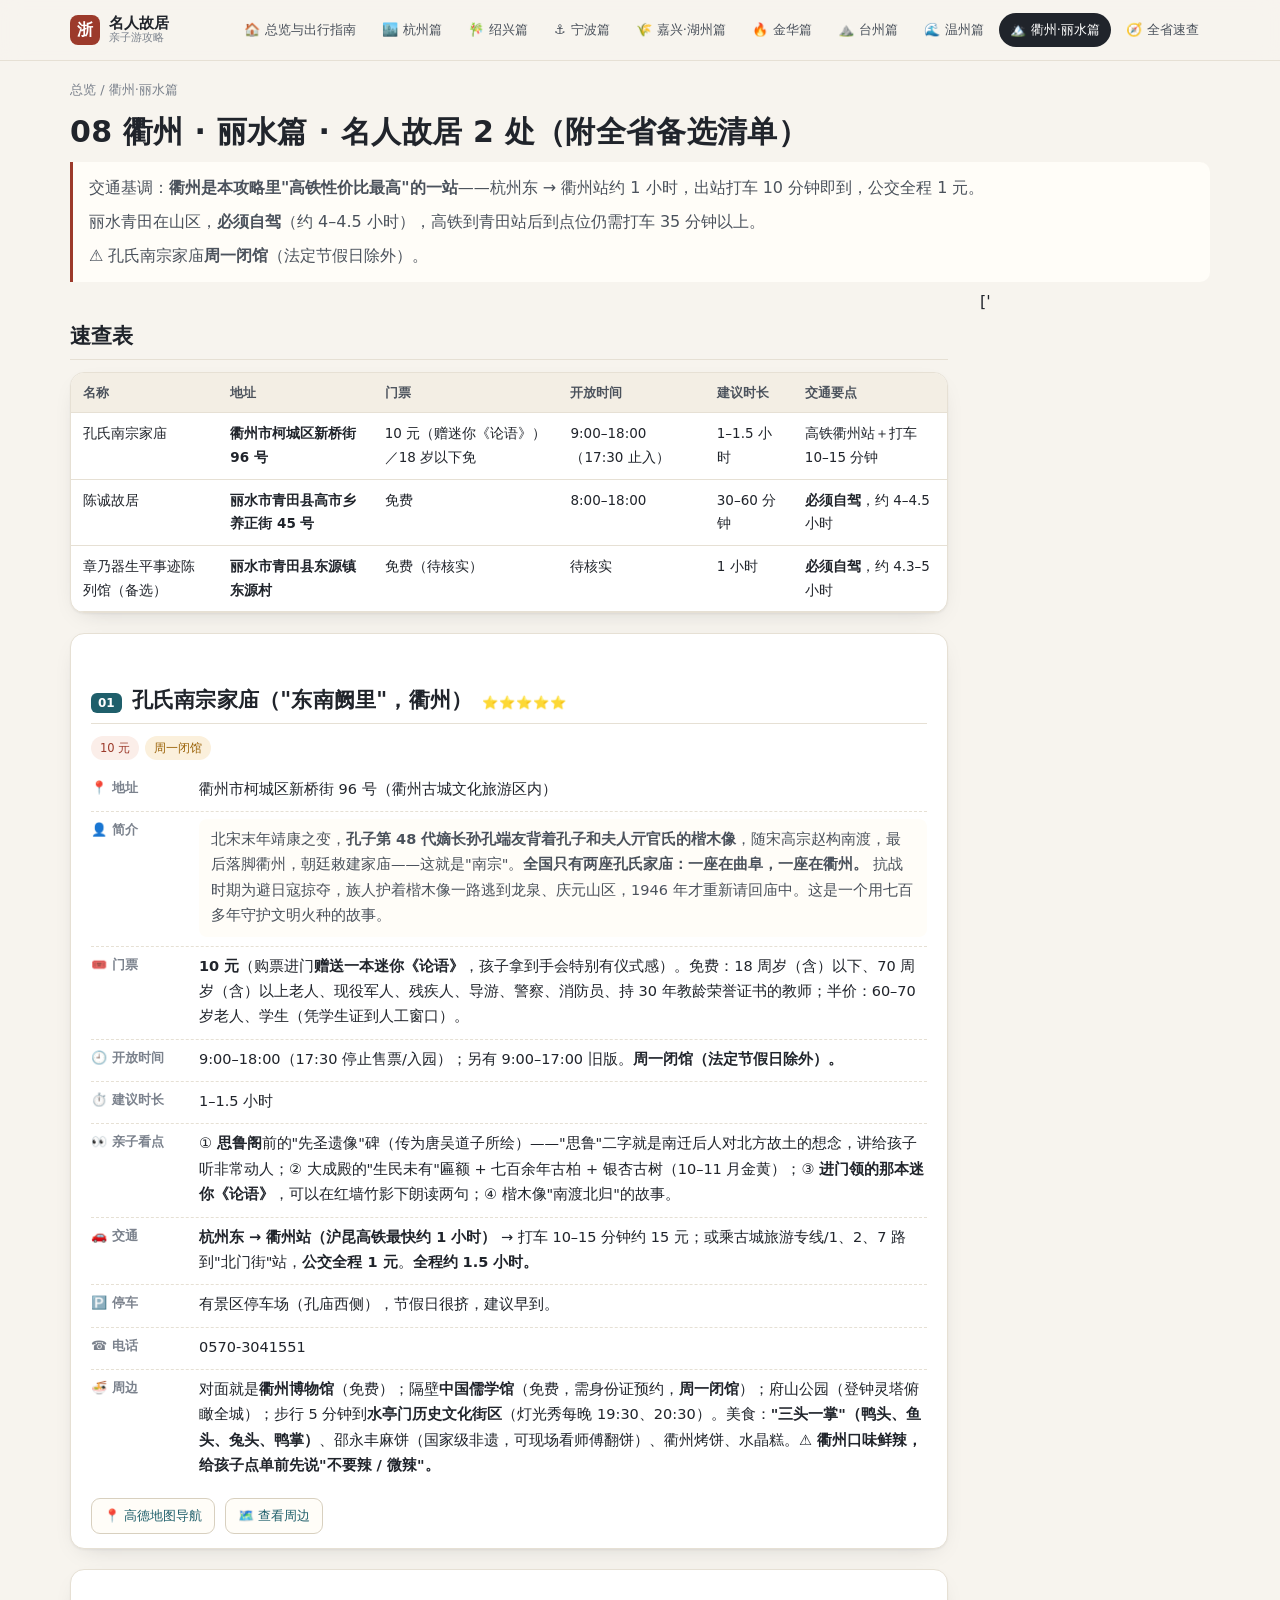
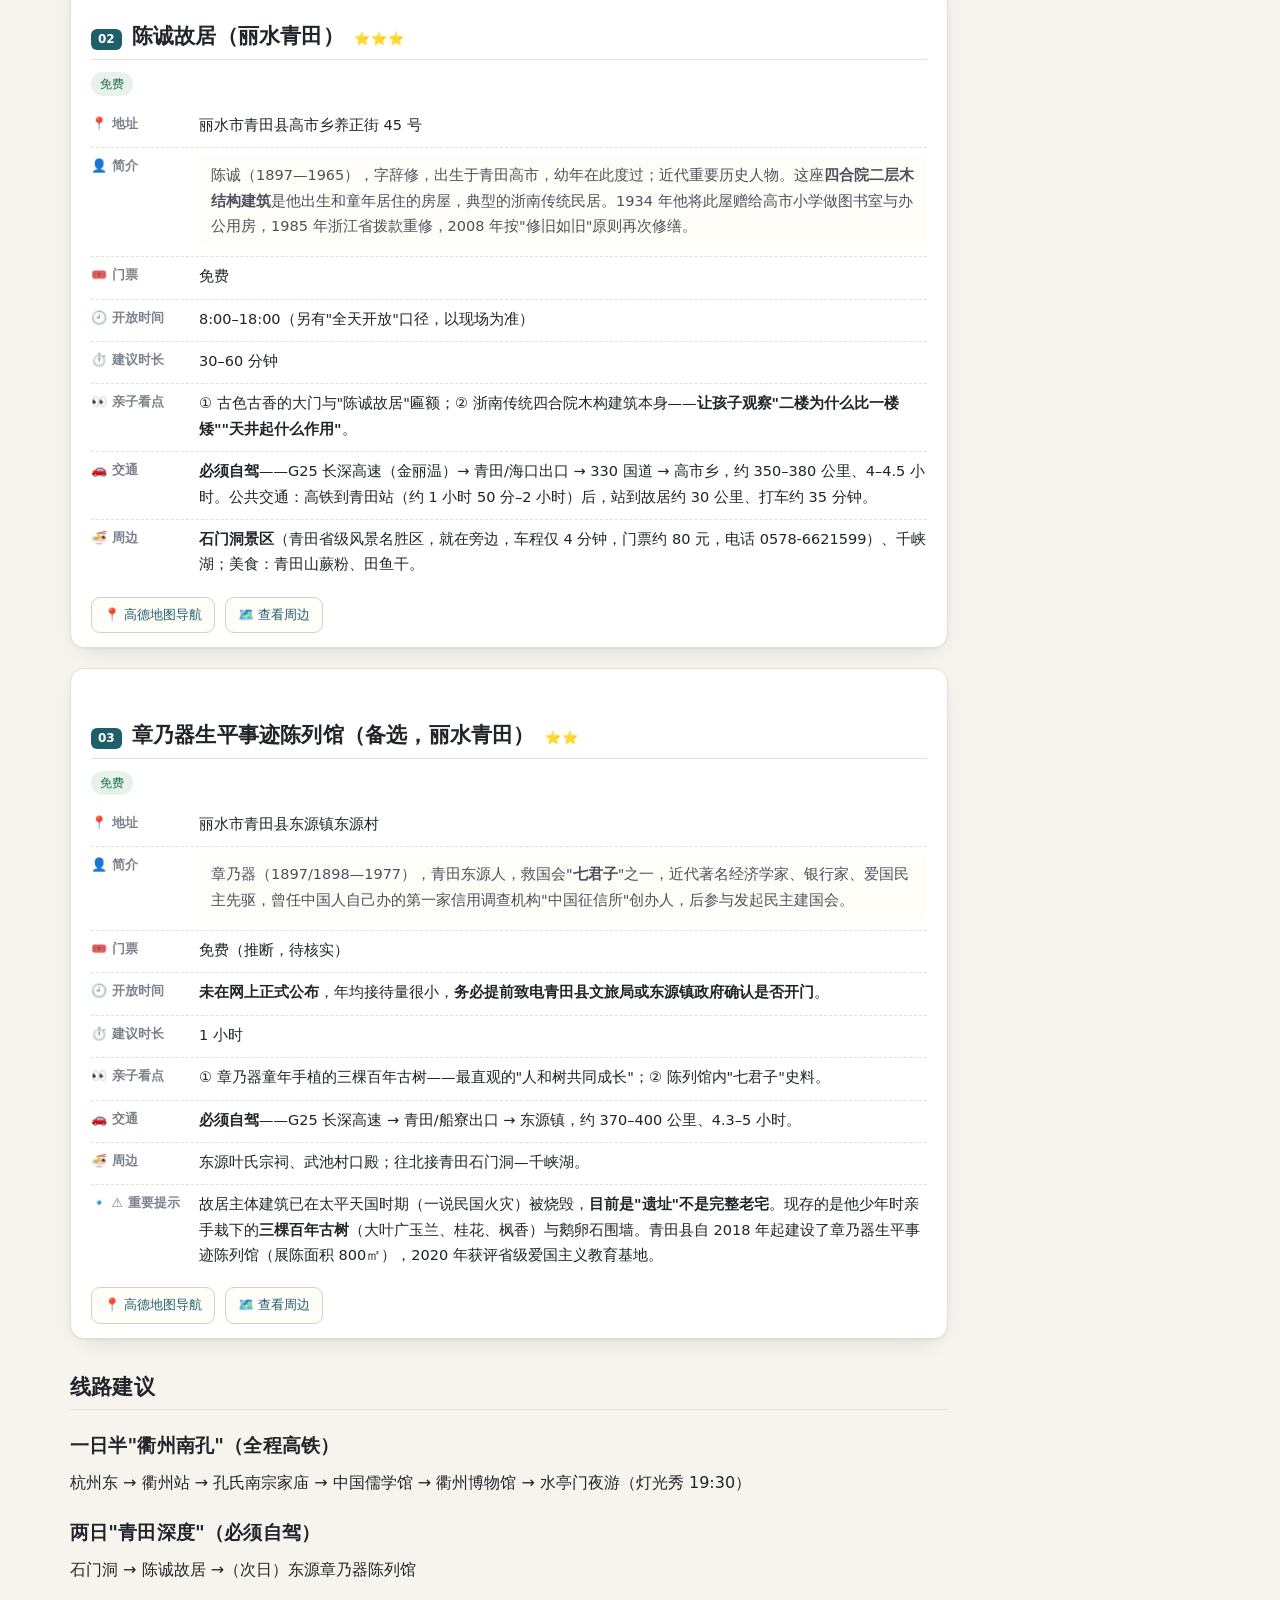
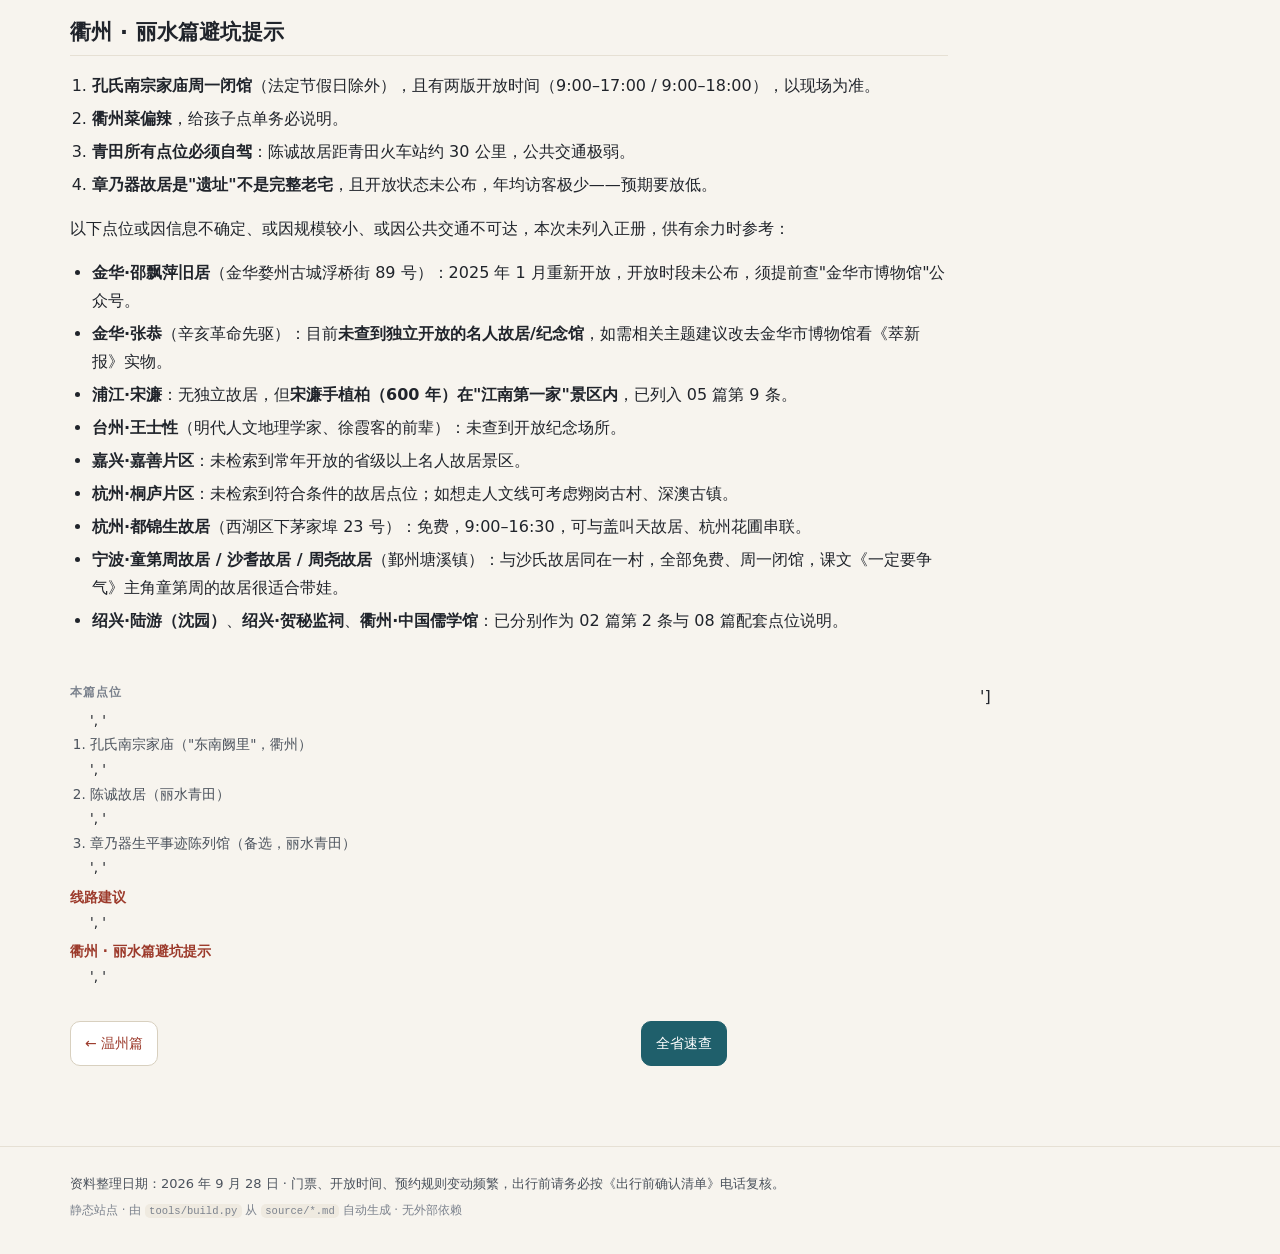
<file: 08-quzhou-lishui.html>
<!DOCTYPE html>
<html lang="zh-CN">
<head>
<meta charset="utf-8">
<meta name="viewport" content="width=device-width, initial-scale=1">
<title>08 衢州 · 丽水篇 · 名人故居 2 处（附全省备选清单） · 浙江名人故居亲子游攻略</title>
<meta name="description" content="08 衢州 · 丽水篇 · 名人故居 2 处（附全省备选清单）：3 处名人故居，含门票、开放时间、地址、亲子看点、自驾与公共交通双方案。">
<meta property="og:title" content="08 衢州 · 丽水篇 · 名人故居 2 处（附全省备选清单）">
<meta property="og:description" content="08 衢州 · 丽水篇 · 名人故居 2 处（附全省备选清单）：3 处名人故居，含门票、开放时间、地址、亲子看点、自驾与公共交通双方案。">
<link rel="stylesheet" href="assets/style.css">
</head>
<body>
<header class="site-head">
  <div class="wrap head-inner">
    <a class="brand" href="index.html"><span class="brand-mark">浙</span><span class="brand-txt">名人故居<em>亲子游攻略</em></span></a>
    <button class="nav-toggle" id="navToggle" aria-label="目录">☰ 目录</button>
    <nav class="topnav" id="topNav"><a class="nav-item" href="index.html"><span>🏠</span>总览与出行指南</a><a class="nav-item" href="01-hangzhou.html"><span>🏙️</span>杭州篇</a><a class="nav-item" href="02-shaoxing.html"><span>🎋</span>绍兴篇</a><a class="nav-item" href="03-ningbo.html"><span>⚓</span>宁波篇</a><a class="nav-item" href="04-jiaxing-huzhou.html"><span>🌾</span>嘉兴·湖州篇</a><a class="nav-item" href="05-jinhua.html"><span>🔥</span>金华篇</a><a class="nav-item" href="06-taizhou.html"><span>⛰️</span>台州篇</a><a class="nav-item" href="07-wenzhou.html"><span>🌊</span>温州篇</a><a class="nav-item active" href="08-quzhou-lishui.html"><span>🏔️</span>衢州·丽水篇</a><a class="nav-item" href="all.html"><span>🧭</span>全省速查</a></nav>
  </div>
</header>
<div class="wrap layout">
<nav class="crumb"><a href="index.html">总览</a> / <span>衢州·丽水篇</span></nav>
<header class="chap-head">
<h1>08 衢州 · 丽水篇 · 名人故居 2 处（附全省备选清单）</h1>
<blockquote><p>交通基调：<strong>衢州是本攻略里"高铁性价比最高"的一站</strong>——杭州东 → 衢州站约 1 小时，出站打车 10 分钟即到，公交全程 1 元。</p><p>丽水青田在山区，<strong>必须自驾</strong>（约 4–4.5 小时），高铁到青田站后到点位仍需打车 35 分钟以上。</p><p>⚠️ 孔氏南宗家庙<strong>周一闭馆</strong>（法定节假日除外）。</p></blockquote>
</header>
<div class="two-col"><div class="chap-body"><h2 id="quick">速查表</h2><div class="table-wrap"><table class="grid-table"><thead><tr><th>名称</th><th>地址</th><th>门票</th><th>开放时间</th><th>建议时长</th><th>交通要点</th></tr></thead><tbody><tr><td data-label="名称">孔氏南宗家庙</td><td data-label="地址">衢州市柯城区新桥街 96 号</td><td data-label="门票">10 元（赠迷你《论语》）／18 岁以下免</td><td data-label="开放时间">9:00–18:00（17:30 止入）</td><td data-label="建议时长">1–1.5 小时</td><td data-label="交通要点">高铁衢州站＋打车 10–15 分钟</td></tr><tr><td data-label="名称">陈诚故居</td><td data-label="地址">丽水市青田县高市乡养正街 45 号</td><td data-label="门票">免费</td><td data-label="开放时间">8:00–18:00</td><td data-label="建议时长">30–60 分钟</td><td data-label="交通要点"><strong>必须自驾</strong>，约 4–4.5 小时</td></tr><tr><td data-label="名称">章乃器生平事迹陈列馆（备选）</td><td data-label="地址">丽水市青田县东源镇东源村</td><td data-label="门票">免费（待核实）</td><td data-label="开放时间">待核实</td><td data-label="建议时长">1 小时</td><td data-label="交通要点"><strong>必须自驾</strong>，约 4.3–5 小时</td></tr></tbody></table></div><section class="spot" id="p-08-1"><h2 class="spot-title"><span class="spot-idx">01</span>孔氏南宗家庙（"东南阙里"，衢州）<span class="stars">⭐⭐⭐⭐⭐</span></h2><div class="badges"><span class="badge paid">10 元</span><span class="badge warn">周一闭馆</span></div><dl class="fields"><div class="frow f-addr"><dt>📍 地址</dt><dd>衢州市柯城区新桥街 96 号（衢州古城文化旅游区内）</dd></div><div class="frow f-intro"><dt>👤 简介</dt><dd>北宋末年靖康之变，<strong>孔子第 48 代嫡长孙孔端友背着孔子和夫人亓官氏的楷木像</strong>，随宋高宗赵构南渡，最后落脚衢州，朝廷敕建家庙——这就是"南宗"。<strong>全国只有两座孔氏家庙：一座在曲阜，一座在衢州。</strong> 抗战时期为避日寇掠夺，族人护着楷木像一路逃到龙泉、庆元山区，1946 年才重新请回庙中。这是一个用七百多年守护文明火种的故事。</dd></div><div class="frow f-"><dt>🎟️ 门票</dt><dd><strong>10 元</strong>（购票进门<strong>赠送一本迷你《论语》</strong>，孩子拿到手会特别有仪式感）。免费：18 周岁（含）以下、70 周岁（含）以上老人、现役军人、残疾人、导游、警察、消防员、持 30 年教龄荣誉证书的教师；半价：60–70 岁老人、学生（凭学生证到人工窗口）。</dd></div><div class="frow f-"><dt>🕘 开放时间</dt><dd>9:00–18:00（17:30 停止售票/入园）；另有 9:00–17:00 旧版。<strong>周一闭馆（法定节假日除外）。</strong></dd></div><div class="frow f-"><dt>⏱️ 建议时长</dt><dd>1–1.5 小时</dd></div><div class="frow f-"><dt>👀 亲子看点</dt><dd>① <strong>思鲁阁</strong>前的"先圣遗像"碑（传为唐吴道子所绘）——"思鲁"二字就是南迁后人对北方故土的想念，讲给孩子听非常动人；② 大成殿的"生民未有"匾额 + 七百余年古柏 + 银杏古树（10–11 月金黄）；③ <strong>进门领的那本迷你《论语》</strong>，可以在红墙竹影下朗读两句；④ 楷木像"南渡北归"的故事。</dd></div><div class="frow f-"><dt>🚗 交通</dt><dd><strong>杭州东 → 衢州站（沪昆高铁最快约 1 小时）</strong> → 打车 10–15 分钟约 15 元；或乘古城旅游专线/1、2、7 路到"北门街"站，<strong>公交全程 1 元</strong>。<strong>全程约 1.5 小时。</strong></dd></div><div class="frow f-"><dt>🅿️ 停车</dt><dd>有景区停车场（孔庙西侧），节假日很挤，建议早到。</dd></div><div class="frow f-"><dt>☎️ 电话</dt><dd>0570-3041551</dd></div><div class="frow f-"><dt>🍜 周边</dt><dd>对面就是<strong>衢州博物馆</strong>（免费）；隔壁<strong>中国儒学馆</strong>（免费，需身份证预约，<strong>周一闭馆</strong>）；府山公园（登钟灵塔俯瞰全城）；步行 5 分钟到<strong>水亭门历史文化街区</strong>（灯光秀每晚 19:30、20:30）。美食：<strong>"三头一掌"（鸭头、鱼头、兔头、鸭掌）</strong>、邵永丰麻饼（国家级非遗，可现场看师傅翻饼）、衢州烤饼、水晶糕。⚠️ <strong>衢州口味鲜辣，给孩子点单前先说"不要辣 / 微辣"。</strong></dd></div></dl><div class="spot-actions"><a class="nav-btn" target="_blank" rel="noopener" href="https://uri.amap.com/search?keyword=%E8%A1%A2%E5%B7%9E%E5%B8%82%E6%9F%AF%E5%9F%8E%E5%8C%BA%E6%96%B0%E6%A1%A5%E8%A1%97+96+%E5%8F%B7%EF%BC%88%E8%A1%A2%E5%B7%9E%E5%8F%A4%E5%9F%8E%E6%96%87%E5%8C%96%E6%97%85%E6%B8%B8%E5%8C%BA%E5%86%85%EF%BC%89+%E5%AD%94%E6%B0%8F%E5%8D%97%E5%AE%97%E5%AE%B6%E5%BA%99%EF%BC%88%22%E4%B8%9C%E5%8D%97%E9%98%99%E9%87%8C%22%EF%BC%8C%E8%A1%A2%E5%B7%9E%EF%BC%89">📍 高德地图导航</a><a class="nav-btn" target="_blank" rel="noopener" href="https://www.amap.com/search?query=%E8%A1%A2%E5%B7%9E%E5%B8%82%E6%9F%AF%E5%9F%8E%E5%8C%BA%E6%96%B0%E6%A1%A5%E8%A1%97+96+%E5%8F%B7%EF%BC%88%E8%A1%A2%E5%B7%9E%E5%8F%A4%E5%9F%8E%E6%96%87%E5%8C%96%E6%97%85%E6%B8%B8%E5%8C%BA%E5%86%85%EF%BC%89+%E5%AD%94%E6%B0%8F%E5%8D%97%E5%AE%97%E5%AE%B6%E5%BA%99%EF%BC%88%22%E4%B8%9C%E5%8D%97%E9%98%99%E9%87%8C%22%EF%BC%8C%E8%A1%A2%E5%B7%9E%EF%BC%89">🗺️ 查看周边</a></div></section><section class="spot" id="p-08-2"><h2 class="spot-title"><span class="spot-idx">02</span>陈诚故居（丽水青田）<span class="stars">⭐⭐⭐</span></h2><div class="badges"><span class="badge free">免费</span></div><dl class="fields"><div class="frow f-addr"><dt>📍 地址</dt><dd>丽水市青田县高市乡养正街 45 号</dd></div><div class="frow f-intro"><dt>👤 简介</dt><dd>陈诚（1897—1965），字辞修，出生于青田高市，幼年在此度过；近代重要历史人物。这座<strong>四合院二层木结构建筑</strong>是他出生和童年居住的房屋，典型的浙南传统民居。1934 年他将此屋赠给高市小学做图书室与办公用房，1985 年浙江省拨款重修，2008 年按"修旧如旧"原则再次修缮。</dd></div><div class="frow f-"><dt>🎟️ 门票</dt><dd>免费</dd></div><div class="frow f-"><dt>🕘 开放时间</dt><dd>8:00–18:00（另有"全天开放"口径，以现场为准）</dd></div><div class="frow f-"><dt>⏱️ 建议时长</dt><dd>30–60 分钟</dd></div><div class="frow f-"><dt>👀 亲子看点</dt><dd>① 古色古香的大门与"陈诚故居"匾额；② 浙南传统四合院木构建筑本身——<strong>让孩子观察"二楼为什么比一楼矮""天井起什么作用"</strong>。</dd></div><div class="frow f-"><dt>🚗 交通</dt><dd><strong>必须自驾</strong>——G25 长深高速（金丽温）→ 青田/海口出口 → 330 国道 → 高市乡，约 350–380 公里、4–4.5 小时。公共交通：高铁到青田站（约 1 小时 50 分–2 小时）后，站到故居约 30 公里、打车约 35 分钟。</dd></div><div class="frow f-"><dt>🍜 周边</dt><dd><strong>石门洞景区</strong>（青田省级风景名胜区，就在旁边，车程仅 4 分钟，门票约 80 元，电话 0578-6621599）、千峡湖；美食：青田山蕨粉、田鱼干。</dd></div></dl><div class="spot-actions"><a class="nav-btn" target="_blank" rel="noopener" href="https://uri.amap.com/search?keyword=%E4%B8%BD%E6%B0%B4%E5%B8%82%E9%9D%92%E7%94%B0%E5%8E%BF%E9%AB%98%E5%B8%82%E4%B9%A1%E5%85%BB%E6%AD%A3%E8%A1%97+45+%E5%8F%B7+%E9%99%88%E8%AF%9A%E6%95%85%E5%B1%85%EF%BC%88%E4%B8%BD%E6%B0%B4%E9%9D%92%E7%94%B0%EF%BC%89">📍 高德地图导航</a><a class="nav-btn" target="_blank" rel="noopener" href="https://www.amap.com/search?query=%E4%B8%BD%E6%B0%B4%E5%B8%82%E9%9D%92%E7%94%B0%E5%8E%BF%E9%AB%98%E5%B8%82%E4%B9%A1%E5%85%BB%E6%AD%A3%E8%A1%97+45+%E5%8F%B7+%E9%99%88%E8%AF%9A%E6%95%85%E5%B1%85%EF%BC%88%E4%B8%BD%E6%B0%B4%E9%9D%92%E7%94%B0%EF%BC%89">🗺️ 查看周边</a></div></section><section class="spot" id="p-08-3"><h2 class="spot-title"><span class="spot-idx">03</span>章乃器生平事迹陈列馆（备选，丽水青田）<span class="stars">⭐⭐</span></h2><div class="badges"><span class="badge free">免费</span></div><dl class="fields"><div class="frow f-addr"><dt>📍 地址</dt><dd>丽水市青田县东源镇东源村</dd></div><div class="frow f-intro"><dt>👤 简介</dt><dd>章乃器（1897/1898—1977），青田东源人，救国会"<strong>七君子</strong>"之一，近代著名经济学家、银行家、爱国民主先驱，曾任中国人自己办的第一家信用调查机构"中国征信所"创办人，后参与发起民主建国会。</dd></div><div class="frow f-"><dt>🎟️ 门票</dt><dd>免费（推断，待核实）</dd></div><div class="frow f-"><dt>🕘 开放时间</dt><dd><strong>未在网上正式公布</strong>，年均接待量很小，<strong>务必提前致电青田县文旅局或东源镇政府确认是否开门</strong>。</dd></div><div class="frow f-"><dt>⏱️ 建议时长</dt><dd>1 小时</dd></div><div class="frow f-"><dt>👀 亲子看点</dt><dd>① 章乃器童年手植的三棵百年古树——最直观的"人和树共同成长"；② 陈列馆内"七君子"史料。</dd></div><div class="frow f-"><dt>🚗 交通</dt><dd><strong>必须自驾</strong>——G25 长深高速 → 青田/船寮出口 → 东源镇，约 370–400 公里、4.3–5 小时。</dd></div><div class="frow f-"><dt>🍜 周边</dt><dd>东源叶氏宗祠、武池村口殿；往北接青田石门洞—千峡湖。</dd></div><div class="frow f-"><dt>🔹 ⚠️ 重要提示</dt><dd>故居主体建筑已在太平天国时期（一说民国火灾）被烧毁，<strong>目前是"遗址"不是完整老宅</strong>。现存的是他少年时亲手栽下的<strong>三棵百年古树</strong>（大叶广玉兰、桂花、枫香）与鹅卵石围墙。青田县自 2018 年起建设了章乃器生平事迹陈列馆（展陈面积 800㎡），2020 年获评省级爱国主义教育基地。</dd></div></dl><div class="spot-actions"><a class="nav-btn" target="_blank" rel="noopener" href="https://uri.amap.com/search?keyword=%E4%B8%BD%E6%B0%B4%E5%B8%82%E9%9D%92%E7%94%B0%E5%8E%BF%E4%B8%9C%E6%BA%90%E9%95%87%E4%B8%9C%E6%BA%90%E6%9D%91+%E7%AB%A0%E4%B9%83%E5%99%A8%E7%94%9F%E5%B9%B3%E4%BA%8B%E8%BF%B9%E9%99%88%E5%88%97%E9%A6%86%EF%BC%88%E5%A4%87%E9%80%89%EF%BC%8C%E4%B8%BD%E6%B0%B4%E9%9D%92%E7%94%B0%EF%BC%89">📍 高德地图导航</a><a class="nav-btn" target="_blank" rel="noopener" href="https://www.amap.com/search?query=%E4%B8%BD%E6%B0%B4%E5%B8%82%E9%9D%92%E7%94%B0%E5%8E%BF%E4%B8%9C%E6%BA%90%E9%95%87%E4%B8%9C%E6%BA%90%E6%9D%91+%E7%AB%A0%E4%B9%83%E5%99%A8%E7%94%9F%E5%B9%B3%E4%BA%8B%E8%BF%B9%E9%99%88%E5%88%97%E9%A6%86%EF%BC%88%E5%A4%87%E9%80%89%EF%BC%8C%E4%B8%BD%E6%B0%B4%E9%9D%92%E7%94%B0%EF%BC%89">🗺️ 查看周边</a></div></section><h2 id="线路建议">线路建议</h2><h3 id="一日半-衢州南孔-全程高铁">一日半"衢州南孔"（全程高铁）</h3>
<p>杭州东 → 衢州站 → 孔氏南宗家庙 → 中国儒学馆 → 衢州博物馆 → 水亭门夜游（灯光秀 19:30）</p>
<h3 id="两日-青田深度-必须自驾">两日"青田深度"（必须自驾）</h3>
<p>石门洞 → 陈诚故居 →（次日）东源章乃器陈列馆</p><h2 id="衢州-丽水篇避坑提示">衢州 · 丽水篇避坑提示</h2><ol><li><strong>孔氏南宗家庙周一闭馆</strong>（法定节假日除外），且有两版开放时间（9:00–17:00 / 9:00–18:00），以现场为准。</li><li><strong>衢州菜偏辣</strong>，给孩子点单务必说明。</li><li><strong>青田所有点位必须自驾</strong>：陈诚故居距青田火车站约 30 公里，公共交通极弱。</li><li><strong>章乃器故居是"遗址"不是完整老宅</strong>，且开放状态未公布，年均访客极少——预期要放低。</li></ol>
<p>以下点位或因信息不确定、或因规模较小、或因公共交通不可达，本次未列入正册，供有余力时参考：</p>
<ul><li><strong>金华·邵飘萍旧居</strong>（金华婺州古城浮桥街 89 号）：2025 年 1 月重新开放，开放时段未公布，须提前查"金华市博物馆"公众号。</li><li><strong>金华·张恭</strong>（辛亥革命先驱）：目前<strong>未查到独立开放的名人故居/纪念馆</strong>，如需相关主题建议改去金华市博物馆看《萃新报》实物。</li><li><strong>浦江·宋濂</strong>：无独立故居，但<strong>宋濂手植柏（600 年）在"江南第一家"景区内</strong>，已列入 05 篇第 9 条。</li><li><strong>台州·王士性</strong>（明代人文地理学家、徐霞客的前辈）：未查到开放纪念场所。</li><li><strong>嘉兴·嘉善片区</strong>：未检索到常年开放的省级以上名人故居景区。</li><li><strong>杭州·桐庐片区</strong>：未检索到符合条件的故居点位；如想走人文线可考虑翙岗古村、深澳古镇。</li><li><strong>杭州·都锦生故居</strong>（西湖区下茅家埠 23 号）：免费，9:00–16:30，可与盖叫天故居、杭州花圃串联。</li><li><strong>宁波·童第周故居 / 沙耆故居 / 周尧故居</strong>（鄞州塘溪镇）：与沙氏故居同在一村，全部免费、周一闭馆，课文《一定要争气》主角童第周的故居很适合带娃。</li><li><strong>绍兴·陆游（沈园）</strong>、<strong>绍兴·贺秘监祠</strong>、<strong>衢州·中国儒学馆</strong>：已分别作为 02 篇第 2 条与 08 篇配套点位说明。</li></ul></div>['<nav class="toc"><b>本篇点位</b><ol>', '<li><a href="#p-08-1">孔氏南宗家庙（"东南阙里"，衢州）</a></li>', '<li><a href="#p-08-2">陈诚故居（丽水青田）</a></li>', '<li><a href="#p-08-3">章乃器生平事迹陈列馆（备选，丽水青田）</a></li>', '<li class="toc-sec"><a href="#线路建议">线路建议</a></li>', '<li class="toc-sec"><a href="#衢州-丽水篇避坑提示">衢州 · 丽水篇避坑提示</a></li>', '</ol></nav>']</div>
<nav class="pager"><a href="07-wenzhou.html">← 温州篇</a><a class="to-all" href="all.html">全省速查</a><span></span></nav>
</div>
<footer class="site-foot">
  <div class="wrap">
    <p>资料整理日期：2026 年 9 月 28 日 · 门票、开放时间、预约规则变动频繁，出行前请务必按《出行前确认清单》电话复核。</p>
    <p class="muted">静态站点 · 由 <code>tools/build.py</code> 从 <code>source/*.md</code> 自动生成 · 无外部依赖</p>
  </div>
</footer>
<script src="assets/app.js"></script>

</body>
</html>
</file>
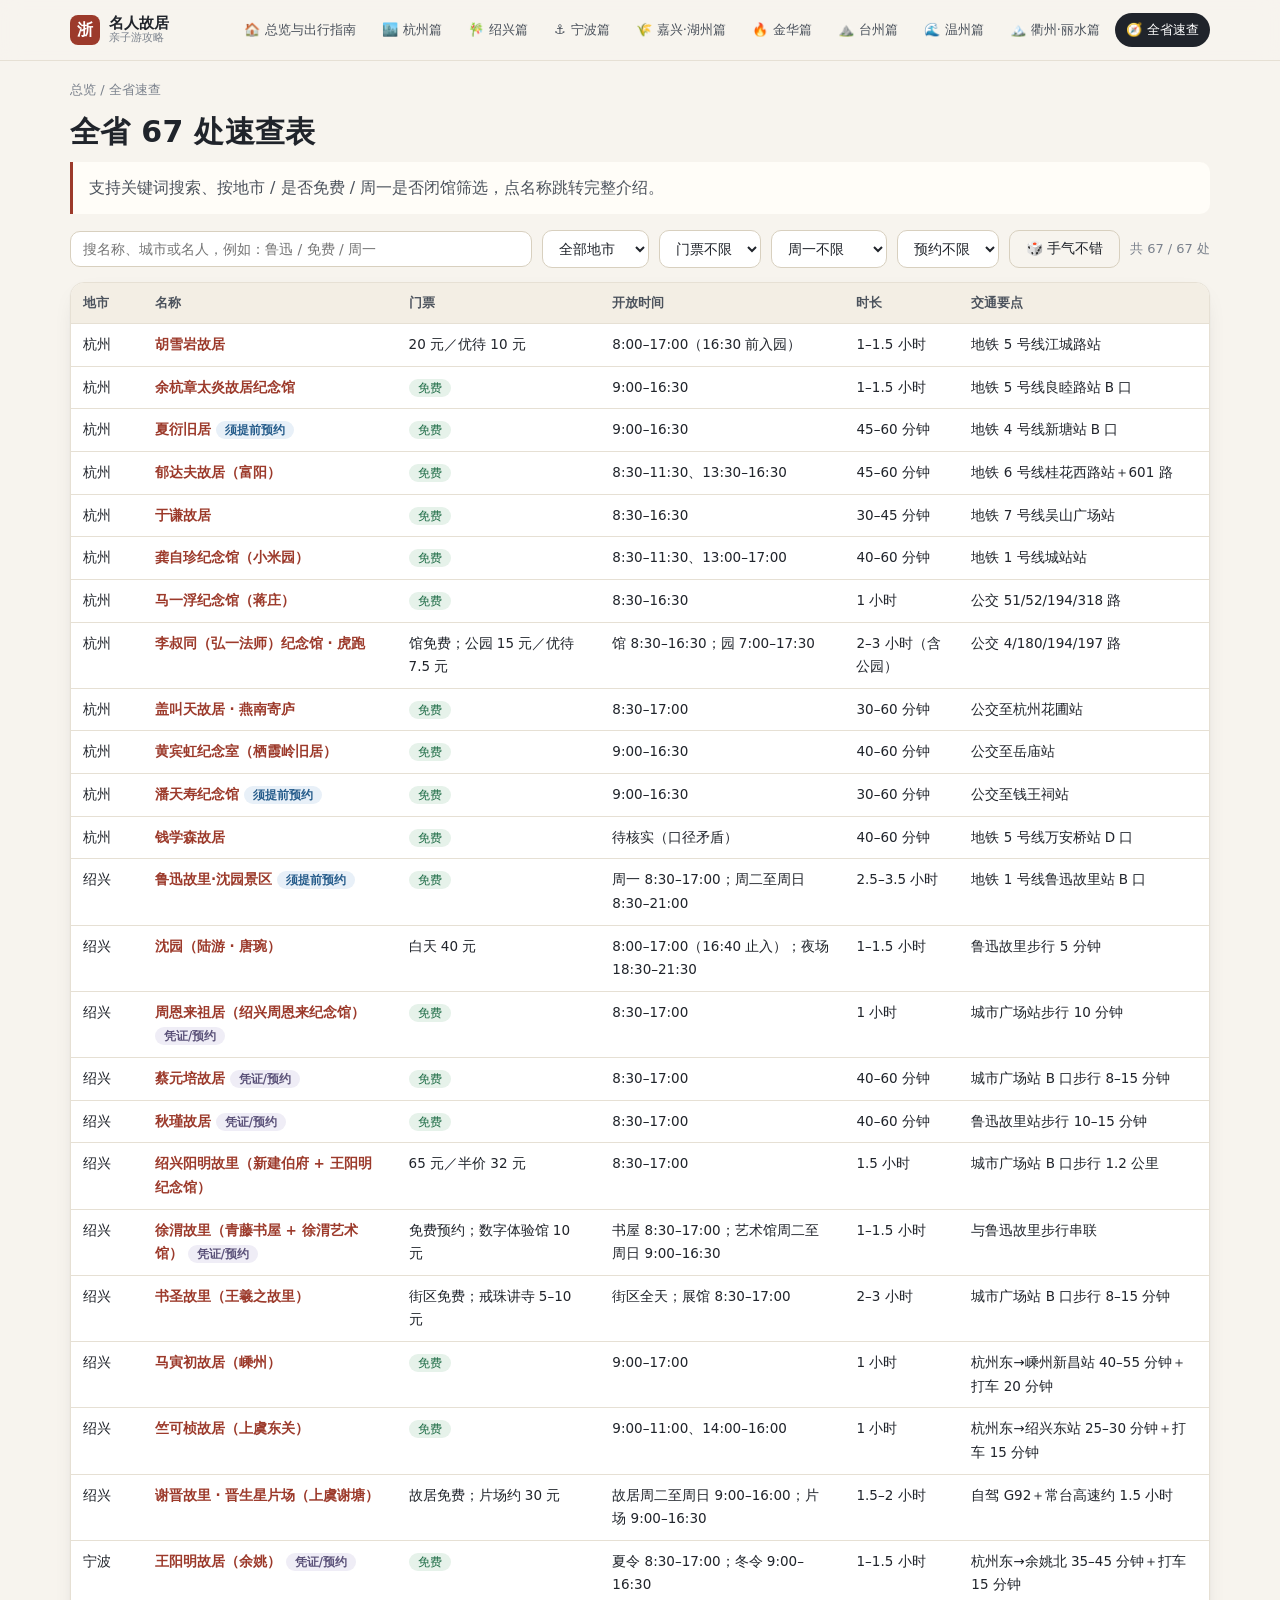
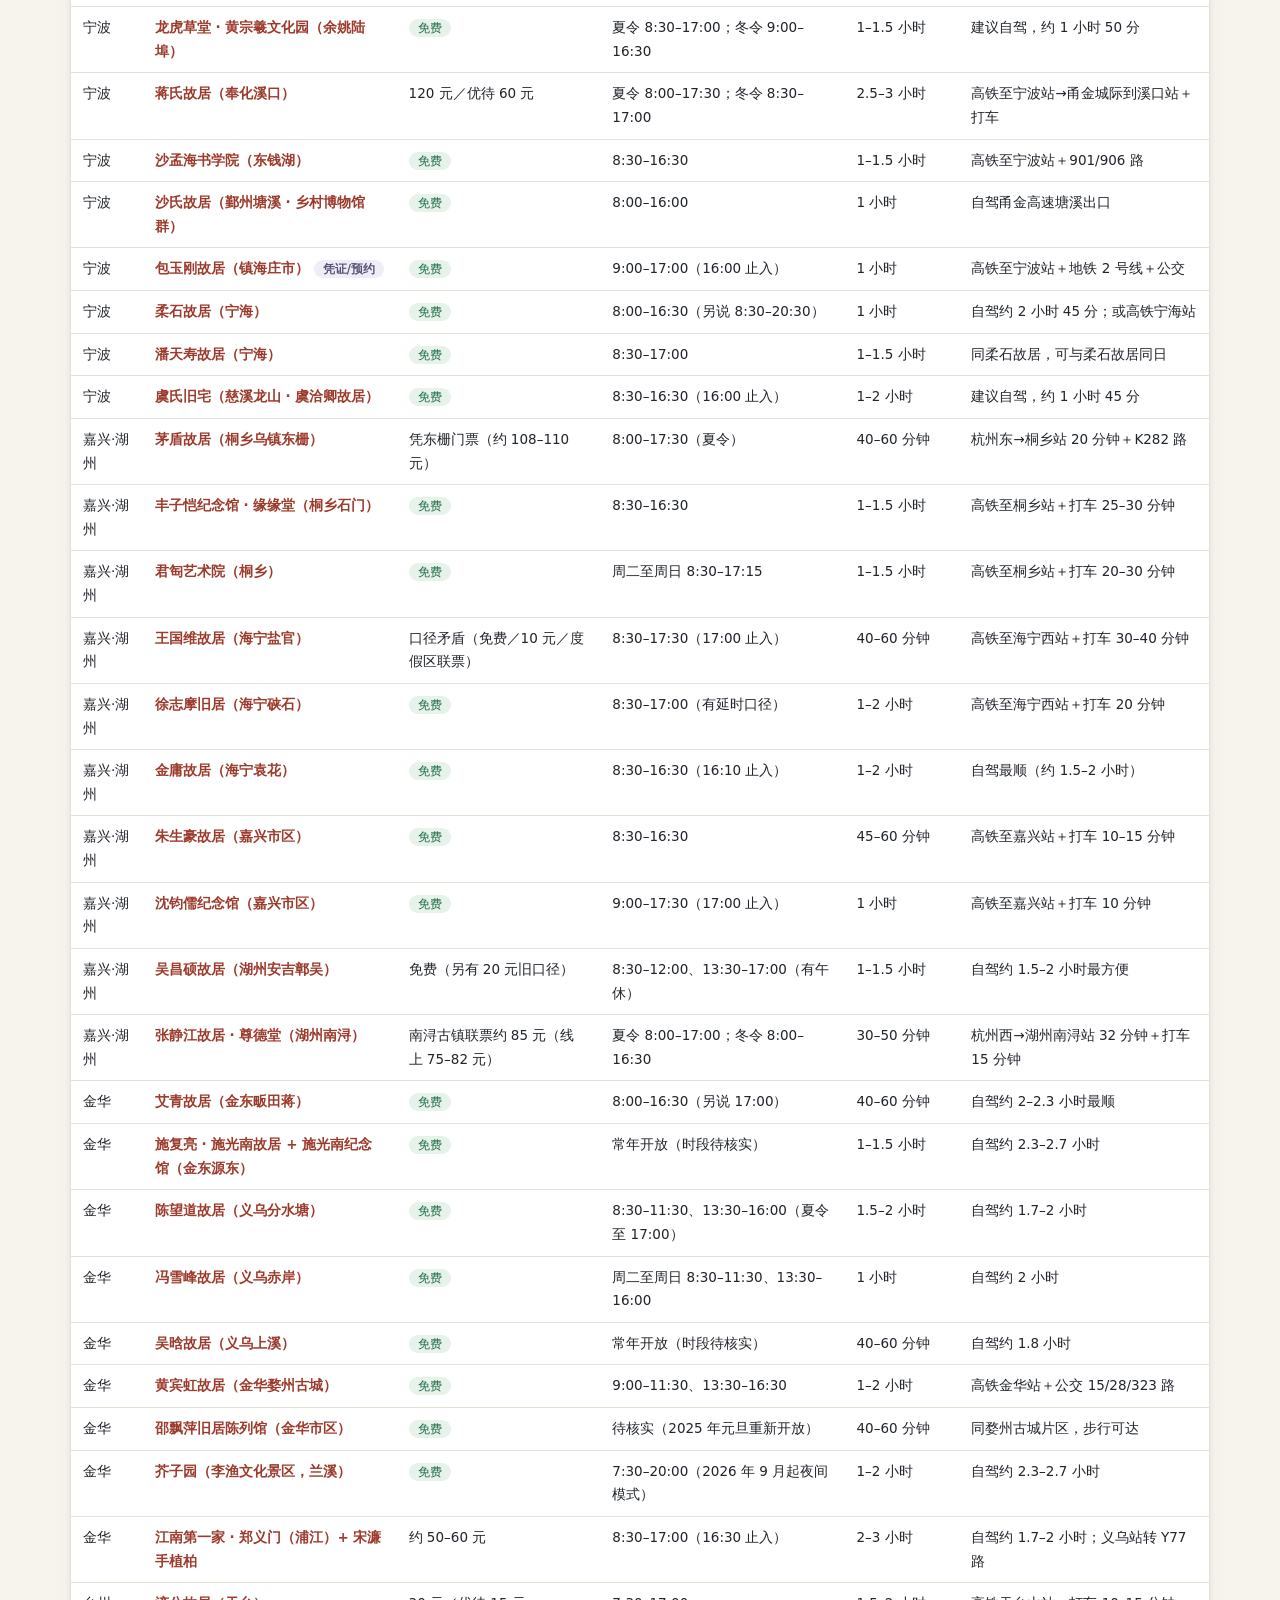
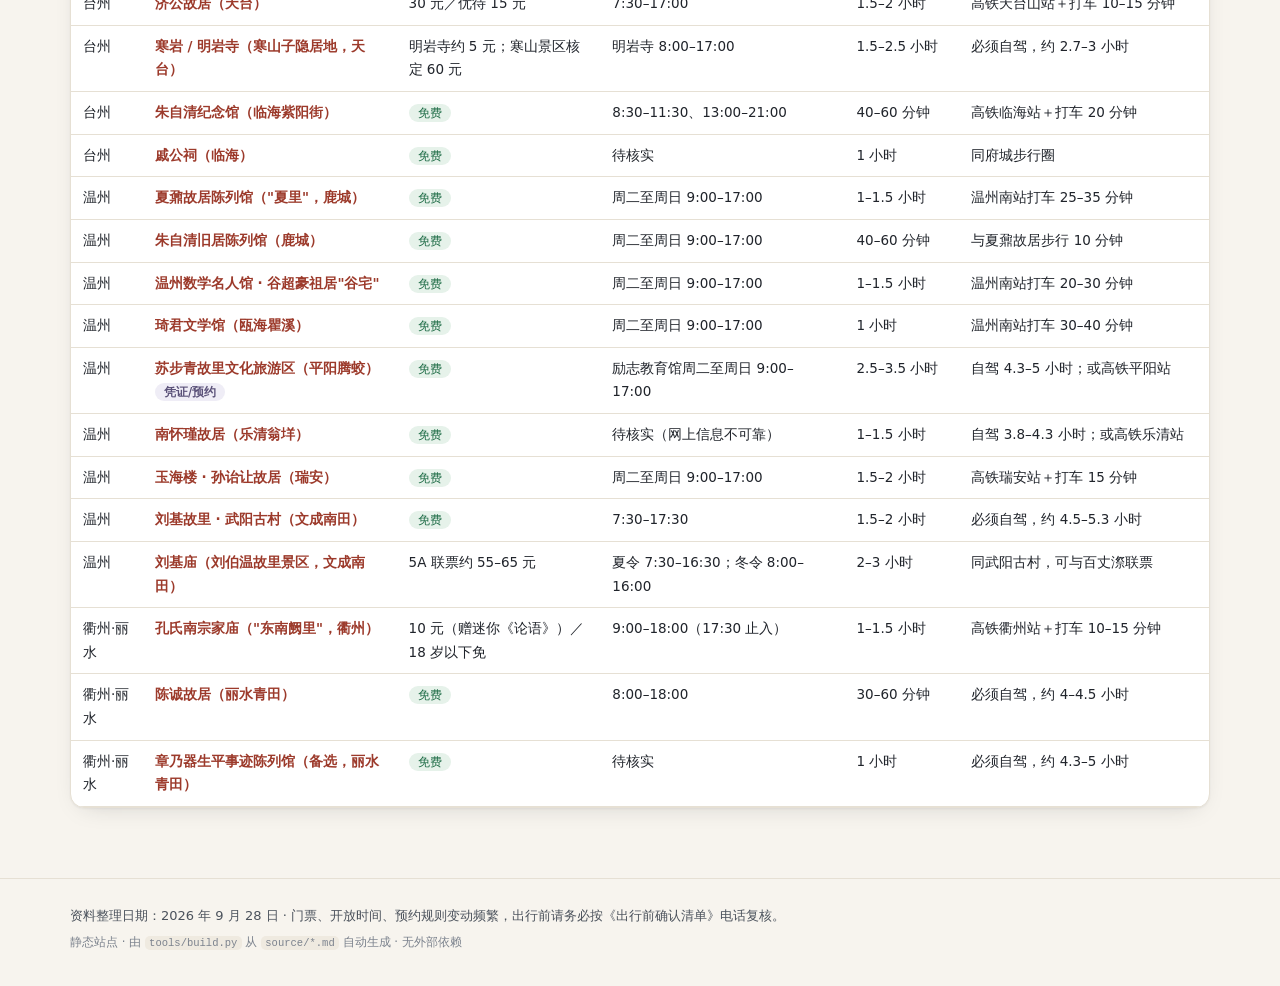
<file: all.html>
<!DOCTYPE html>
<html lang="zh-CN">
<head>
<meta charset="utf-8">
<meta name="viewport" content="width=device-width, initial-scale=1">
<title>全省速查 · 浙江名人故居亲子游攻略</title>
<meta name="description" content="浙江名人故居全省速查表，支持搜索与多维筛选。">
<meta property="og:title" content="全省速查">
<meta property="og:description" content="浙江名人故居全省速查表，支持搜索与多维筛选。">
<link rel="stylesheet" href="assets/style.css">
</head>
<body>
<header class="site-head">
  <div class="wrap head-inner">
    <a class="brand" href="index.html"><span class="brand-mark">浙</span><span class="brand-txt">名人故居<em>亲子游攻略</em></span></a>
    <button class="nav-toggle" id="navToggle" aria-label="目录">☰ 目录</button>
    <nav class="topnav" id="topNav"><a class="nav-item" href="index.html"><span>🏠</span>总览与出行指南</a><a class="nav-item" href="01-hangzhou.html"><span>🏙️</span>杭州篇</a><a class="nav-item" href="02-shaoxing.html"><span>🎋</span>绍兴篇</a><a class="nav-item" href="03-ningbo.html"><span>⚓</span>宁波篇</a><a class="nav-item" href="04-jiaxing-huzhou.html"><span>🌾</span>嘉兴·湖州篇</a><a class="nav-item" href="05-jinhua.html"><span>🔥</span>金华篇</a><a class="nav-item" href="06-taizhou.html"><span>⛰️</span>台州篇</a><a class="nav-item" href="07-wenzhou.html"><span>🌊</span>温州篇</a><a class="nav-item" href="08-quzhou-lishui.html"><span>🏔️</span>衢州·丽水篇</a><a class="nav-item active" href="all.html"><span>🧭</span>全省速查</a></nav>
  </div>
</header>
<div class="wrap layout">
<nav class="crumb"><a href="index.html">总览</a> / <span>全省速查</span></nav>
<header class="chap-head"><h1>全省 67 处速查表</h1><blockquote><p>支持关键词搜索、按地市 / 是否免费 / 周一是否闭馆筛选，点名称跳转完整介绍。</p></blockquote></header>
<div class="filters">
<input type="search" id="q" class="f-input" placeholder="搜名称、城市或名人，例如：鲁迅 / 免费 / 周一">
<select id="f-city" class="f-select"><option value="">全部地市</option><option value="杭州">杭州</option><option value="绍兴">绍兴</option><option value="宁波">宁波</option><option value="嘉兴·湖州">嘉兴·湖州</option><option value="金华">金华</option><option value="台州">台州</option><option value="温州">温州</option><option value="衢州·丽水">衢州·丽水</option></select>
<select id="f-ticket" class="f-select"><option value="">门票不限</option><option value="free">仅免费</option><option value="paid">仅收费</option></select>
<select id="f-mon" class="f-select"><option value="">周一不限</option><option value="open">周一开放</option><option value="closed">周一闭馆</option><option value="unknown">周一待核实</option></select>
<select id="f-book" class="f-select"><option value="">预约不限</option><option value="yes">仅需预约</option><option value="no">仅免预约</option></select>
<button class="btn ghost" id="lucky" type="button">🎲 手气不错</button>
<span class="f-count" id="count"></span>
</div>
<div class="table-wrap"><table class="grid-table" id="spotTable"><thead><tr><th>地市</th><th>名称</th><th>门票</th><th>开放时间</th><th>时长</th><th>交通要点</th></tr></thead><tbody></tbody></table></div>
<p class="empty-tip" id="emptyTip" hidden>没有符合条件的点位，换个关键词试试。</p>
</div>
<footer class="site-foot">
  <div class="wrap">
    <p>资料整理日期：2026 年 9 月 28 日 · 门票、开放时间、预约规则变动频繁，出行前请务必按《出行前确认清单》电话复核。</p>
    <p class="muted">静态站点 · 由 <code>tools/build.py</code> 从 <code>source/*.md</code> 自动生成 · 无外部依赖</p>
  </div>
</footer>
<script src="assets/app.js"></script>
<script src="assets/data.js"></script><script src="assets/table.js"></script>
</body>
</html>
</file>
<file: assets/style.css>
:root{
  --bg:#f7f4ee;
  --bg-soft:#fffdf8;
  --paper:#ffffff;
  --ink:#20242b;
  --ink-2:#4b525c;
  --ink-3:#7b828d;
  --line:#e6e0d4;
  --line-2:#d8d0bf;
  --brand:#9c3a2b;
  --brand-soft:#fbeee9;
  --teal:#1f5f6b;
  --teal-soft:#e6f1f1;
  --green:#1d6b45;
  --green-soft:#e6f2ea;
  --amber:#9a6207;
  --amber-soft:#fbf0dc;
  --blue:#245b8a;
  --blue-soft:#e8f0f8;
  --radius:14px;
  --shadow:0 1px 2px rgba(32,36,43,.05),0 8px 24px -14px rgba(32,36,43,.25);
  --maxw:1180px;
}
*{box-sizing:border-box}
html{scroll-behavior:smooth}
body{
  margin:0;background:var(--bg);color:var(--ink);
  font-family:"PingFang SC","Microsoft YaHei","Hiragino Sans GB","Noto Sans SC",system-ui,-apple-system,"Segoe UI",sans-serif;
  font-size:16px;line-height:1.75;-webkit-font-smoothing:antialiased;
}
h1,h2,h3,h4{line-height:1.35;margin:1.2em 0 .6em;font-weight:700;letter-spacing:.01em}
a{color:var(--brand);text-decoration:none}
a:hover{text-decoration:underline}
code{background:#efeae0;padding:.1em .4em;border-radius:5px;font-size:.9em;font-family:ui-monospace,Consolas,monospace}
img{max-width:100%}
.wrap{max-width:var(--maxw);margin:0 auto;padding:0 20px}
.muted{color:var(--ink-3);font-size:.9em}

/* ---------- header ---------- */
.site-head{
  position:sticky;top:0;z-index:50;background:rgba(247,244,238,.92);
  backdrop-filter:saturate(180%) blur(10px);border-bottom:1px solid var(--line);
}
.head-inner{display:flex;align-items:center;gap:16px;min-height:60px}
.brand{display:flex;align-items:center;gap:9px;color:var(--ink);flex:none}
.brand:hover{text-decoration:none}
.brand-mark{
  width:30px;height:30px;border-radius:8px;background:var(--brand);color:#fff;
  display:grid;place-items:center;font-weight:700;font-size:16px;letter-spacing:0;
}
.brand-txt{font-weight:700;font-size:15px;line-height:1.15}
.brand-txt em{display:block;font-style:normal;font-size:11px;color:var(--ink-3);font-weight:500}
.nav-toggle{
  display:none;margin-left:auto;background:var(--paper);border:1px solid var(--line-2);
  border-radius:9px;padding:7px 12px;font-size:13px;cursor:pointer;color:var(--ink);
}
.topnav{display:flex;gap:4px;margin-left:auto;flex-wrap:wrap;justify-content:flex-end}
.nav-item{
  display:inline-flex;align-items:center;gap:5px;font-size:13px;color:var(--ink-2);
  padding:6px 11px;border-radius:999px;white-space:nowrap;
}
.nav-item span{font-size:13px}
.nav-item:hover{background:#efeae0;text-decoration:none;color:var(--ink)}
.nav-item.active{background:var(--ink);color:#fff}
.nav-item.active:hover{background:var(--ink)}
@media (max-width:1080px){
  .topnav{
    display:none;position:absolute;left:0;right:0;top:100%;margin:0;
    background:var(--bg-soft);border-bottom:1px solid var(--line);
    padding:10px 16px 14px;box-shadow:var(--shadow);flex-direction:column;align-items:stretch;
  }
  .topnav.open{display:flex}
  .nav-toggle{display:block}
  .nav-item{border-radius:9px;padding:9px 12px}
}

/* ---------- hero ---------- */
.hero{
  display:grid;grid-template-columns:1.35fr .65fr;gap:28px;align-items:start;
  margin:26px 0 34px;padding:30px 30px 26px;border-radius:20px;
  background:linear-gradient(135deg,#fffdf8 0%,#f9f2e7 55%,#f6ece0 100%);
  border:1px solid var(--line);box-shadow:var(--shadow);
}
.kicker{margin:0 0 8px;font-size:13px;color:var(--brand);letter-spacing:.08em}
.hero h1{font-size:38px;margin:0 0 12px;letter-spacing:.02em}
.hero-sub{margin:0 0 20px;color:var(--ink-2);max-width:52ch}
.stat-row{display:flex;gap:10px;flex-wrap:wrap;margin-bottom:20px}
.stat{
  background:var(--paper);border:1px solid var(--line);border-radius:12px;
  padding:10px 14px;min-width:96px;
}
.stat b{display:block;font-size:24px;line-height:1.2;color:var(--brand)}
.stat span{font-size:12px;color:var(--ink-3)}
.hero-cta{display:flex;gap:10px;flex-wrap:wrap}
.btn{
  display:inline-block;padding:9px 16px;border-radius:10px;border:1px solid var(--line-2);
  background:var(--paper);font-size:14px;color:var(--ink);cursor:pointer;
}
.btn:hover{text-decoration:none;border-color:var(--brand);color:var(--brand)}
.btn.primary{background:var(--brand);border-color:var(--brand);color:#fff}
.btn.primary:hover{background:#87301f;color:#fff}
.btn.ghost{background:transparent}
.hero-card{
  background:var(--paper);border:1px solid var(--line);border-radius:16px;padding:18px 20px;
  box-shadow:var(--shadow);
}
.hero-card h3{margin:0 0 10px;font-size:15px;color:var(--brand)}
.hero-card ol{margin:0;padding-left:20px;font-size:14px;color:var(--ink-2)}
.hero-card li{margin-bottom:8px}
@media (max-width:860px){
  .hero{grid-template-columns:1fr;padding:24px 20px}
  .hero h1{font-size:30px}
}

/* ---------- chapter cards ---------- */
/* 「按地市翻阅」标题独立成行，8 张城市卡片另起一行排列 */
.chapter-block{margin:6px 0 34px}
.sec-title{display:block;width:100%;grid-column:1/-1;font-size:20px;margin:10px 0 16px}
.chapter-grid{
  display:grid;grid-template-columns:repeat(auto-fill,minmax(230px,1fr));
  gap:14px;margin:0;clear:both;
}
.chap-card{
  display:flex;flex-direction:column;gap:2px;padding:16px 18px;border-radius:var(--radius);
  background:var(--paper);border:1px solid var(--line);box-shadow:var(--shadow);
  color:var(--ink);transition:transform .15s ease,border-color .15s ease;
}
.chap-card:hover{text-decoration:none;transform:translateY(-2px);border-color:var(--brand)}
.chap-emoji{font-size:22px}
.chap-card b{font-size:16px}
.chap-meta{font-size:12.5px;color:var(--ink-3)}
.chap-more{margin-top:8px;font-size:13px;color:var(--brand)}

/* ---------- layout ---------- */
.layout{padding-bottom:40px}
.crumb{font-size:13px;color:var(--ink-3);padding:18px 0 4px}
.crumb a{color:var(--ink-3)}
.chap-head h1{font-size:30px;margin:6px 0 10px}
.chap-head blockquote{margin:0 0 6px}
.two-col{display:grid;grid-template-columns:minmax(0,1fr) 230px;gap:32px;align-items:start}
@media (max-width:1000px){.two-col{grid-template-columns:1fr}.toc{display:none}}
.chap-body{min-width:0}
.toc{position:sticky;top:78px;font-size:13.5px;line-height:1.6}
.toc b{display:block;margin-bottom:8px;color:var(--ink-3);font-size:12px;letter-spacing:.08em}
.toc ol{margin:0;padding-left:20px}
.toc li{margin:3px 0;color:var(--ink-2)}
.toc li.toc-sec{margin-top:8px;list-style:none;margin-left:-20px}
.toc li.toc-sec a{color:var(--brand);font-weight:600}
.toc a{color:var(--ink-2)}
.toc a.active{color:var(--brand);font-weight:600}

/* ---------- prose ---------- */
.prose{max-width:820px}
.prose h2,.chap-body h2{
  font-size:21px;margin:34px 0 12px;padding-bottom:8px;border-bottom:1px solid var(--line);
}
.prose h3{font-size:17px;margin:22px 0 8px;color:var(--teal)}
blockquote{
  margin:14px 0;padding:12px 16px;background:var(--bg-soft);border-left:3px solid var(--brand);
  border-radius:0 10px 10px 0;color:var(--ink-2);
}
blockquote p{margin:0}
blockquote p+p{margin-top:6px}
ul,ol{padding-left:22px}
li{margin:5px 0}
p{margin:.7em 0}

/* ---------- tables ---------- */
.table-wrap{overflow-x:auto;border:1px solid var(--line);border-radius:var(--radius);background:var(--paper);box-shadow:var(--shadow)}
.grid-table{border-collapse:collapse;width:100%;font-size:13.5px;min-width:640px}
.grid-table th,.grid-table td{padding:9px 12px;text-align:left;border-bottom:1px solid var(--line);vertical-align:top}
.grid-table thead th{background:#f3eee4;font-size:12.5px;color:var(--ink-2);white-space:nowrap;position:sticky;top:0}
.grid-table tbody tr:hover{background:#fbf8f2}
.grid-table td:nth-child(2){font-weight:600}

/* ---------- spot cards ---------- */
.spot{
  margin:20px 0;padding:18px 20px 14px;background:var(--paper);
  border:1px solid var(--line);border-radius:var(--radius);box-shadow:var(--shadow);
  scroll-margin-top:72px;
}
.spot-title{margin:0 0 6px;font-size:21px;display:flex;align-items:baseline;gap:10px}
.spot-idx{
  flex:none;font-size:12px;font-weight:700;color:#fff;background:var(--teal);
  border-radius:6px;padding:2px 7px;letter-spacing:0;
}
.stars{font-size:13px;letter-spacing:1px}
.badges{display:flex;gap:6px;flex-wrap:wrap;margin-bottom:10px}
.badge{font-size:11.5px;padding:2px 9px;border-radius:999px;white-space:nowrap}
.badge.free{background:var(--green-soft);color:var(--green)}
.badge.paid{background:var(--brand-soft);color:var(--brand)}
.badge.warn{background:var(--amber-soft);color:var(--amber)}
.badge.info{background:var(--blue-soft);color:var(--blue)}
.badge.soft{background:#efedf6;color:#5a5178}
.spot-actions{display:flex;gap:10px;flex-wrap:wrap;margin-top:12px}
.nav-btn{
  display:inline-block;padding:6px 12px;border-radius:9px;font-size:13px;
  background:var(--bg-soft);border:1px solid var(--line-2);color:var(--teal);
}
.nav-btn:hover{text-decoration:none;border-color:var(--teal);background:var(--teal-soft)}
.fields{margin:0;display:grid;grid-template-columns:1fr;gap:2px}
.frow{display:grid;grid-template-columns:96px minmax(0,1fr);gap:12px;padding:7px 0;border-top:1px dashed var(--line)}
.frow:first-child{border-top:0}
.frow dt{font-size:13px;color:var(--ink-3);font-weight:600;white-space:nowrap}
.frow dd{margin:0;font-size:14.5px;color:var(--ink)}
.frow.f-intro dd{color:var(--ink-2);background:var(--bg-soft);border-radius:8px;padding:8px 12px}
.frow.f-addr dd{font-variant-numeric:tabular-nums}
@media (max-width:640px){
  .frow{grid-template-columns:1fr;gap:2px}
  .spot{padding:14px 15px}
  .grid-table{min-width:560px}
}
.spot-extra{margin-top:8px;font-size:14px;color:var(--ink-2)}
.spot-extra>*{margin:.5em 0}

/* ---------- pager ---------- */
.pager{display:flex;gap:12px;align-items:center;justify-content:space-between;margin:34px 0 10px;font-size:14px}
.pager a{padding:9px 14px;border:1px solid var(--line-2);border-radius:10px;background:var(--paper)}
.pager a:hover{text-decoration:none;border-color:var(--brand)}
.pager .to-all{background:var(--teal);border-color:var(--teal);color:#fff}

/* ---------- filters / all page ---------- */
.filters{display:flex;gap:10px;flex-wrap:wrap;align-items:center;margin:16px 0 14px}
.f-input,.f-select{
  padding:9px 12px;border:1px solid var(--line-2);border-radius:10px;background:var(--paper);
  font-size:14px;color:var(--ink);font-family:inherit;
}
.f-input{min-width:240px;flex:1 1 240px}
.f-count{font-size:13px;color:var(--ink-3)}
.empty-tip{padding:24px;text-align:center;color:var(--ink-3)}

/* ---------- footer ---------- */
.site-foot{margin-top:30px;padding:22px 0 30px;border-top:1px solid var(--line);color:var(--ink-2);font-size:13px}
.site-foot p{margin:4px 0}

/* ---------- print ---------- */
@media print{
  .site-head,.toc,.hero-cta,.filters,.pager,.site-foot{display:none!important}
  body{background:#fff;font-size:11pt}
  .spot{break-inside:avoid;box-shadow:none;border:1px solid #ccc;margin:8px 0}
  .two-col{display:block}
  a{color:#000;text-decoration:none}
}
</file>
